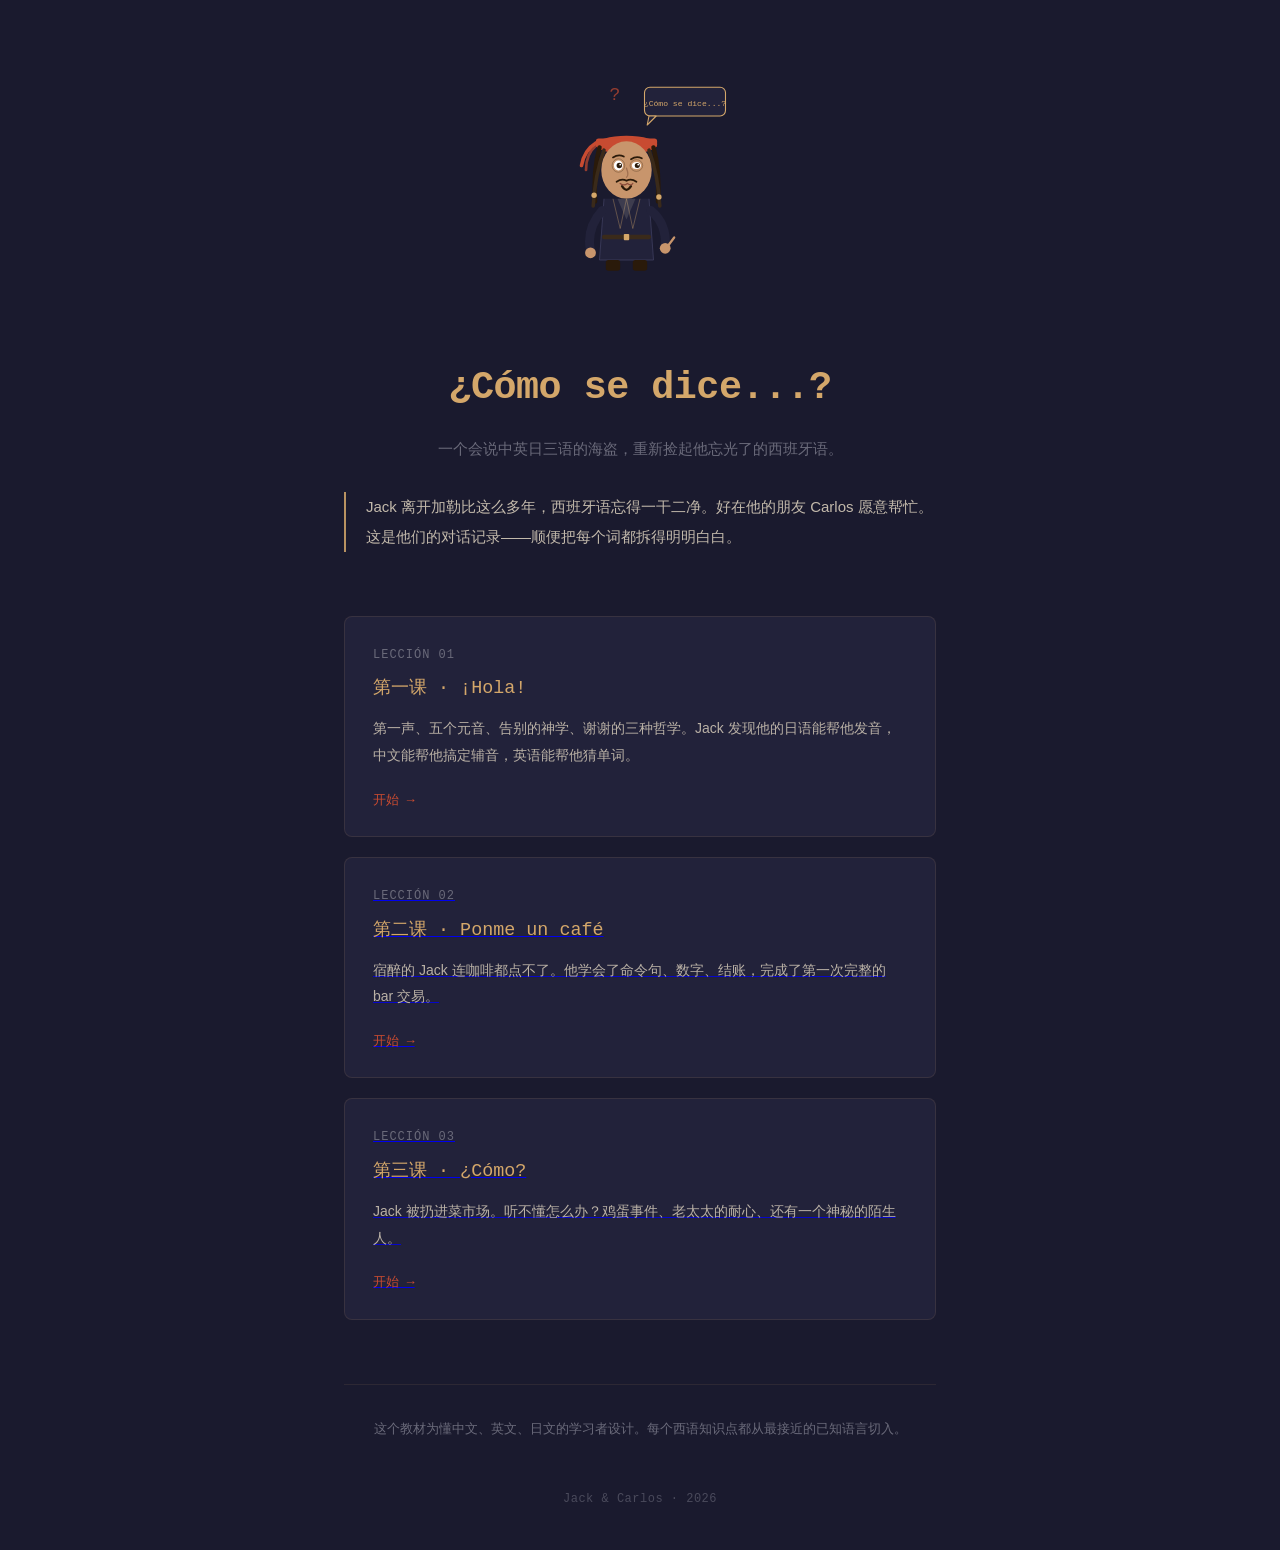
<file: index.html>
<!DOCTYPE html>
<html lang="zh-CN">
<head>
<meta charset="UTF-8">
<meta name="viewport" content="width=device-width, initial-scale=1.0">
<title>¿Cómo se dice...? — 西班牙语学习</title>
<style>
*,*::before,*::after{margin:0;padding:0;box-sizing:border-box}
html{scroll-behavior:smooth}
:root{
  --bg:#1a1a2e;--text:#e0d5c1;--gold:#d4a76a;--terracotta:#c84b31;
  --dim:#6a6a7a;--card:#22223a;
  --mono:"SF Mono","Fira Code",Menlo,monospace;
  --sans:-apple-system,BlinkMacSystemFont,"Segoe UI",sans-serif;
}
body{font-family:var(--sans);background:var(--bg);color:var(--text);line-height:1.8;font-size:15px;-webkit-font-smoothing:antialiased}

/* Hero */
.hero{text-align:center;padding:80px 24px 48px;max-width:640px;margin:0 auto}
.hero-illustration{margin-bottom:32px}
.hero-title{font-family:var(--mono);font-size:2.4rem;color:var(--gold);margin-bottom:12px;letter-spacing:-0.5px}
.hero-subtitle{font-size:15px;color:var(--dim);margin-bottom:28px;line-height:1.9}
.hero-intro{font-size:15px;color:var(--text);opacity:.85;line-height:2;text-align:left;border-left:2px solid var(--gold);padding-left:20px}

/* Cards */
.cards{max-width:640px;margin:0 auto;padding:16px 24px 48px;display:flex;flex-direction:column;gap:20px}
.card{background:var(--card);border:1px solid rgba(212,167,106,.12);border-radius:8px;padding:28px 28px 24px;transition:border-color .3s,transform .2s}
.card:hover{border-color:rgba(212,167,106,.35);transform:translateY(-2px)}
.card-num{font-family:var(--mono);font-size:12px;color:var(--dim);letter-spacing:1px;margin-bottom:6px}
.card-title{font-family:var(--mono);font-size:1.15rem;color:var(--gold);margin-bottom:10px}
.card-desc{font-size:14px;color:var(--text);opacity:.8;line-height:1.9;margin-bottom:16px}
.card-link{font-family:var(--mono);font-size:13px;color:var(--terracotta);text-decoration:none;transition:opacity .2s}
.card-link:hover{opacity:.75}
.card.disabled{opacity:.45;pointer-events:none}
.card.disabled .card-link{color:var(--dim)}

/* Bottom note */
.note{max-width:640px;margin:0 auto;padding:16px 24px 48px;text-align:center}
.note p{font-size:13px;color:var(--dim);line-height:1.9;border-top:1px solid rgba(212,167,106,.1);padding-top:32px}

/* Footer */
footer{text-align:center;padding:0 24px 40px;color:var(--dim);font-size:12px;font-family:var(--mono);letter-spacing:.5px;opacity:.6}

/* Mobile */
@media(max-width:480px){
  .hero{padding:60px 20px 36px}
  .hero-title{font-size:1.8rem}
  .cards{padding:12px 20px 36px}
  .card{padding:22px 20px 20px}
  .hero-illustration svg{width:140px;height:auto}
}
</style>
</head>
<body>

<section class="hero">
  <div class="hero-illustration">
    <svg xmlns="http://www.w3.org/2000/svg" viewBox="0 0 200 260" width="180" height="234" role="img" aria-label="Captain Jack Sparrow illustration">
      <!-- Speech bubble -->
      <rect x="105" y="8" width="90" height="32" rx="6" fill="#22223a" stroke="#d4a76a" stroke-width="1.2"/>
      <polygon points="110,40 118,40 108,50" fill="#22223a" stroke="#d4a76a" stroke-width="1.2" stroke-linejoin="round"/>
      <rect x="107" y="10" width="86" height="28" rx="5" fill="#22223a"/>
      <text x="150" y="29" text-anchor="middle" fill="#d4a76a" font-family="'SF Mono','Fira Code',Menlo,monospace" font-size="9">¿Cómo se dice...?</text>

      <!-- Floating question mark -->
      <text x="72" y="22" text-anchor="middle" fill="#c84b31" font-family="'SF Mono',Menlo,monospace" font-size="20" opacity="0.7">?</text>

      <!-- Bandana -->
      <ellipse cx="85" cy="72" rx="34" ry="10" fill="#c84b31"/>
      <rect x="51" y="65" width="68" height="10" rx="3" fill="#c84b31"/>
      <!-- Bandana tails -->
      <path d="M51,70 Q38,78 35,95" stroke="#c84b31" stroke-width="4" fill="none" stroke-linecap="round"/>
      <path d="M51,73 Q40,82 40,100" stroke="#c84b31" stroke-width="3" fill="none" stroke-linecap="round" opacity="0.7"/>

      <!-- Hair / dreadlocks behind head -->
      <path d="M55,75 Q48,100 50,135" stroke="#2a1a0a" stroke-width="5" fill="none" stroke-linecap="round"/>
      <path d="M60,78 Q50,105 48,140" stroke="#3a2a1a" stroke-width="4" fill="none" stroke-linecap="round"/>
      <path d="M115,75 Q122,100 120,135" stroke="#2a1a0a" stroke-width="5" fill="none" stroke-linecap="round"/>
      <path d="M110,78 Q120,105 122,140" stroke="#3a2a1a" stroke-width="4" fill="none" stroke-linecap="round"/>
      <!-- Bead on one dreadlock -->
      <circle cx="49" cy="128" r="3" fill="#d4a76a"/>
      <circle cx="121" cy="130" r="3" fill="#d4a76a"/>

      <!-- Face -->
      <ellipse cx="85" cy="100" rx="28" ry="32" fill="#c8956c"/>

      <!-- Eyes -->
      <!-- Left eye: normal -->
      <ellipse cx="76" cy="95" rx="5" ry="5.5" fill="white"/>
      <circle cx="77" cy="95" r="3" fill="#2a1a0a"/>
      <circle cx="78" cy="94" r="1" fill="white"/>
      <!-- Right eye: slightly squinted -->
      <ellipse cx="96" cy="95" rx="5" ry="4" fill="white"/>
      <circle cx="97" cy="95" r="2.8" fill="#2a1a0a"/>
      <circle cx="98" cy="94" r="1" fill="white"/>

      <!-- Eyebrows — one raised (confused look) -->
      <path d="M70,86 Q76,82 82,85" stroke="#2a1a0a" stroke-width="2" fill="none" stroke-linecap="round"/>
      <path d="M90,88 Q96,84 102,87" stroke="#2a1a0a" stroke-width="2" fill="none" stroke-linecap="round"/>

      <!-- Nose -->
      <path d="M85,98 Q88,106 85,108" stroke="#a07050" stroke-width="1.5" fill="none" stroke-linecap="round"/>

      <!-- Mustache -->
      <path d="M74,113 Q80,109 85,112 Q90,109 96,113" stroke="#2a1a0a" stroke-width="2" fill="none" stroke-linecap="round"/>

      <!-- Goatee -->
      <path d="M80,118 Q85,126 90,118" stroke="#2a1a0a" stroke-width="2.5" fill="none" stroke-linecap="round"/>

      <!-- Mouth — slight uncertain grin -->
      <path d="M78,115 Q82,118 86,115 Q90,118 92,115" stroke="#8a4a3a" stroke-width="1.5" fill="none" stroke-linecap="round"/>

      <!-- Kohl / eyeliner -->
      <ellipse cx="76" cy="95" rx="7" ry="7.5" fill="none" stroke="#2a1a0a" stroke-width="0.8" opacity="0.4"/>
      <ellipse cx="96" cy="95" rx="7" ry="6.5" fill="none" stroke="#2a1a0a" stroke-width="0.8" opacity="0.4"/>

      <!-- Body / coat -->
      <path d="M60,132 L55,200 L115,200 L110,132" fill="#22223a" stroke="#3a3a5a" stroke-width="1"/>
      <!-- Coat lapels -->
      <path d="M70,132 L78,165 L85,132" fill="none" stroke="#d4a76a" stroke-width="1" opacity="0.4"/>
      <path d="M100,132 L92,165 L85,132" fill="none" stroke="#d4a76a" stroke-width="1" opacity="0.4"/>

      <!-- Shirt / V-neck -->
      <path d="M75,132 L85,155 L95,132" fill="#e0d5c1" opacity="0.15"/>

      <!-- Belt -->
      <rect x="58" y="172" width="54" height="5" rx="2" fill="#3a2a1a"/>
      <rect x="82" y="171" width="6" height="7" rx="1" fill="#d4a76a"/>

      <!-- Arms -->
      <path d="M58,145 Q40,165 45,190" stroke="#22223a" stroke-width="10" fill="none" stroke-linecap="round"/>
      <path d="M112,145 Q130,160 128,185" stroke="#22223a" stroke-width="10" fill="none" stroke-linecap="round"/>
      <!-- Hands -->
      <circle cx="45" cy="192" r="6" fill="#c8956c"/>
      <circle cx="128" cy="187" r="6" fill="#c8956c"/>
      <!-- Right hand raised slightly — confused gesture -->
      <path d="M132,183 L138,175" stroke="#c8956c" stroke-width="2.5" fill="none" stroke-linecap="round"/>

      <!-- Boots -->
      <rect x="62" y="200" width="16" height="12" rx="3" fill="#2a1a0a"/>
      <rect x="92" y="200" width="16" height="12" rx="3" fill="#2a1a0a"/>
    </svg>
  </div>

  <h1 class="hero-title">¿Cómo se dice...?</h1>
  <p class="hero-subtitle">一个会说中英日三语的海盗，重新捡起他忘光了的西班牙语。</p>
  <p class="hero-intro">Jack 离开加勒比这么多年，西班牙语忘得一干二净。好在他的朋友 Carlos 愿意帮忙。这是他们的对话记录——顺便把每个词都拆得明明白白。</p>
</section>

<section class="cards">
  <a href="leccion1.html" class="card" style="text-decoration:none">
    <div class="card-num">LECCIÓN 01</div>
    <div class="card-title">第一课 · ¡Hola!</div>
    <p class="card-desc">第一声、五个元音、告别的神学、谢谢的三种哲学。Jack 发现他的日语能帮他发音，中文能帮他搞定辅音，英语能帮他猜单词。</p>
    <span class="card-link">开始 →</span>
  </a>

  <a href="leccion2.html" class="card">
    <div class="card-num">LECCIÓN 02</div>
    <div class="card-title">第二课 · Ponme un café</div>
    <p class="card-desc">宿醉的 Jack 连咖啡都点不了。他学会了命令句、数字、结账，完成了第一次完整的 bar 交易。</p>
    <span class="card-link">开始 →</span>
  </a>

  <a href="leccion3.html" class="card">
    <div class="card-num">LECCIÓN 03</div>
    <div class="card-title">第三课 · ¿Cómo?</div>
    <p class="card-desc">Jack 被扔进菜市场。听不懂怎么办？鸡蛋事件、老太太的耐心、还有一个神秘的陌生人。</p>
    <span class="card-link">开始 →</span>
  </a>
</section>

<section class="note">
  <p>这个教材为懂中文、英文、日文的学习者设计。每个西语知识点都从最接近的已知语言切入。</p>
</section>

<footer>Jack &amp; Carlos · 2026</footer>

</body>
</html>
</file>
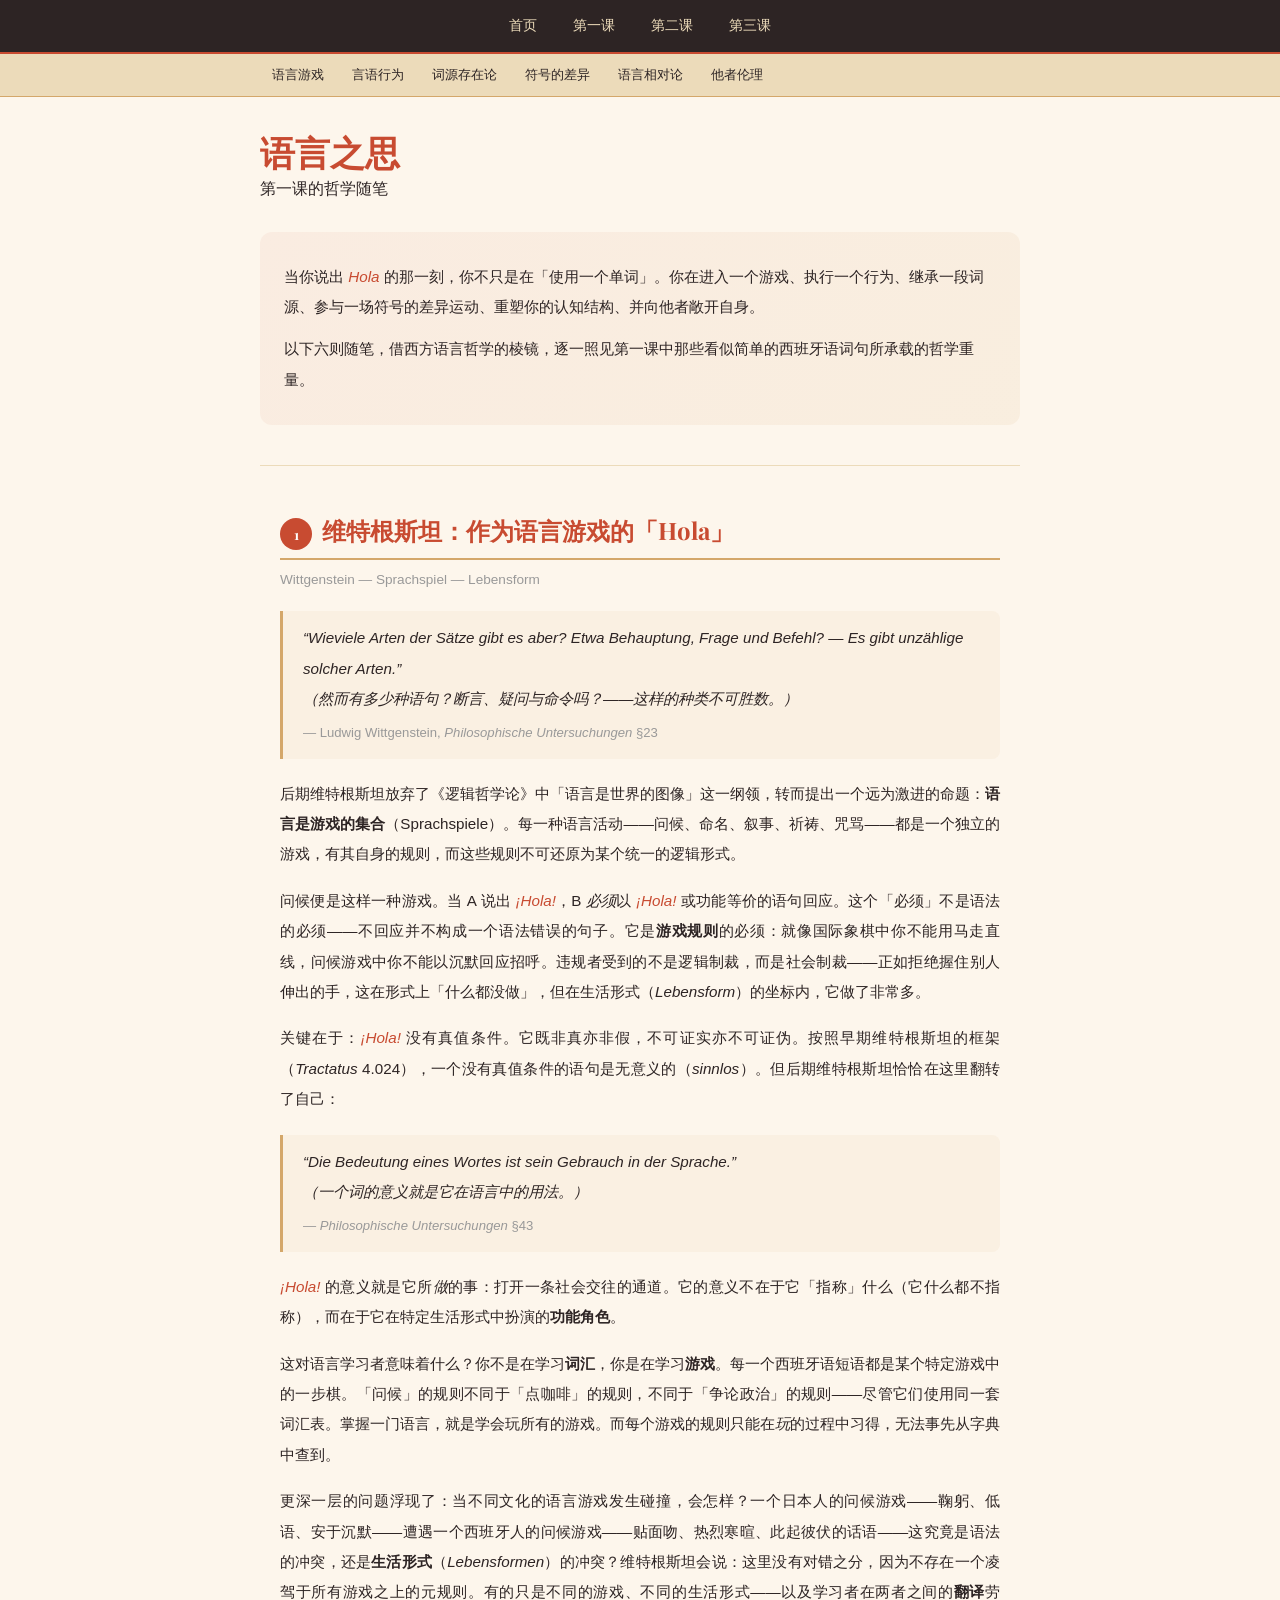
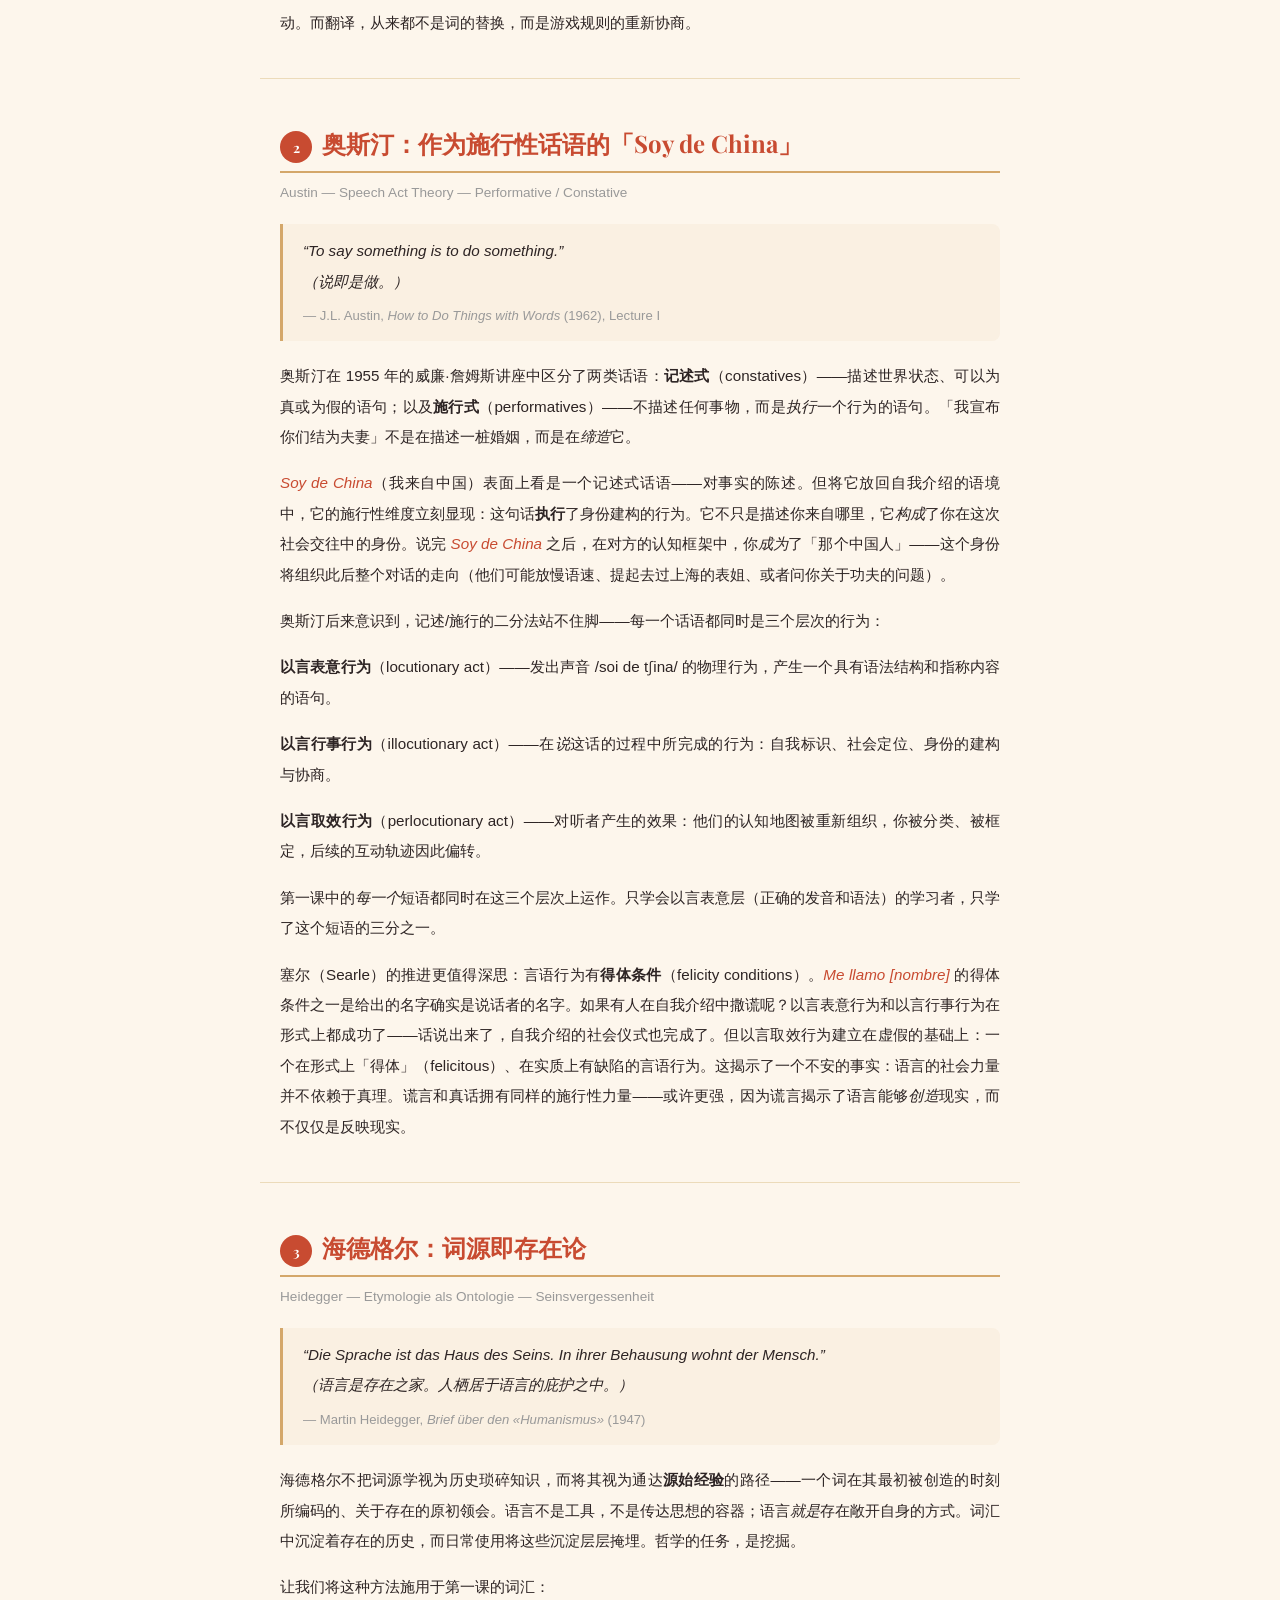
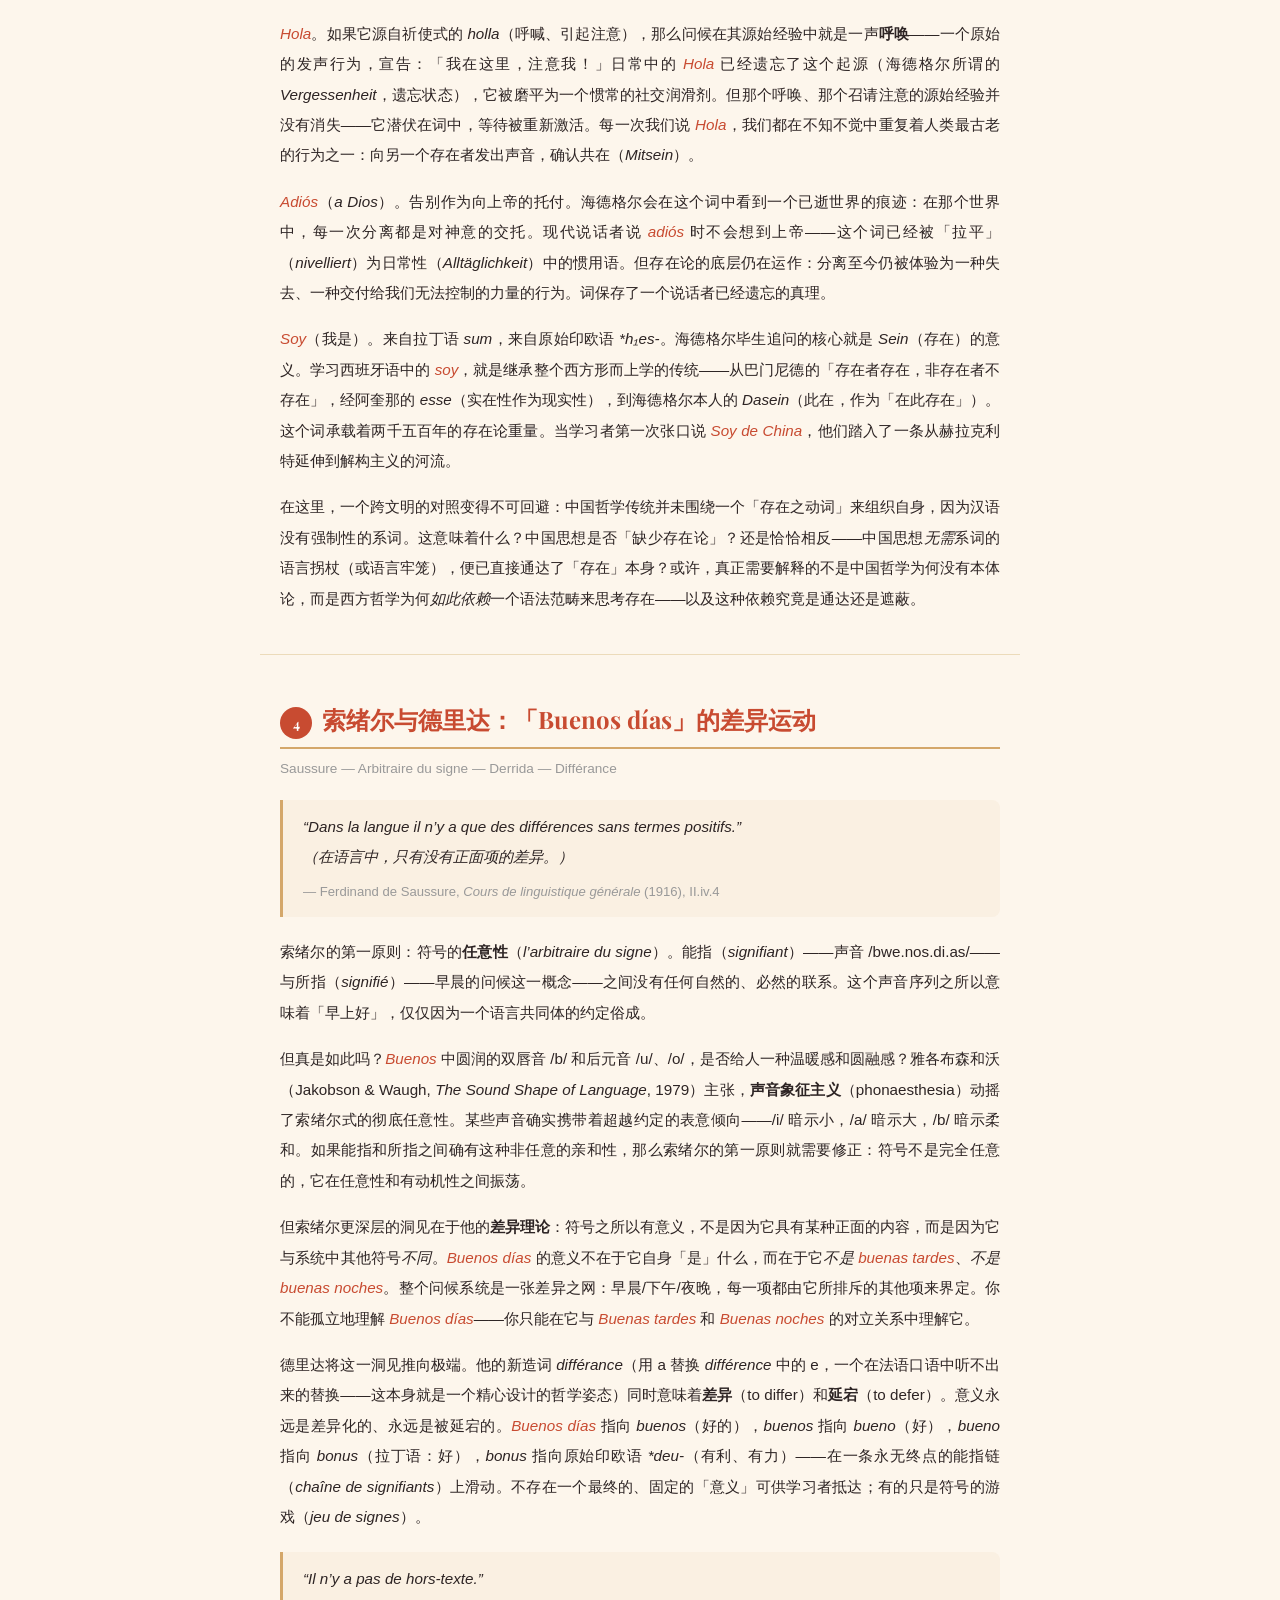
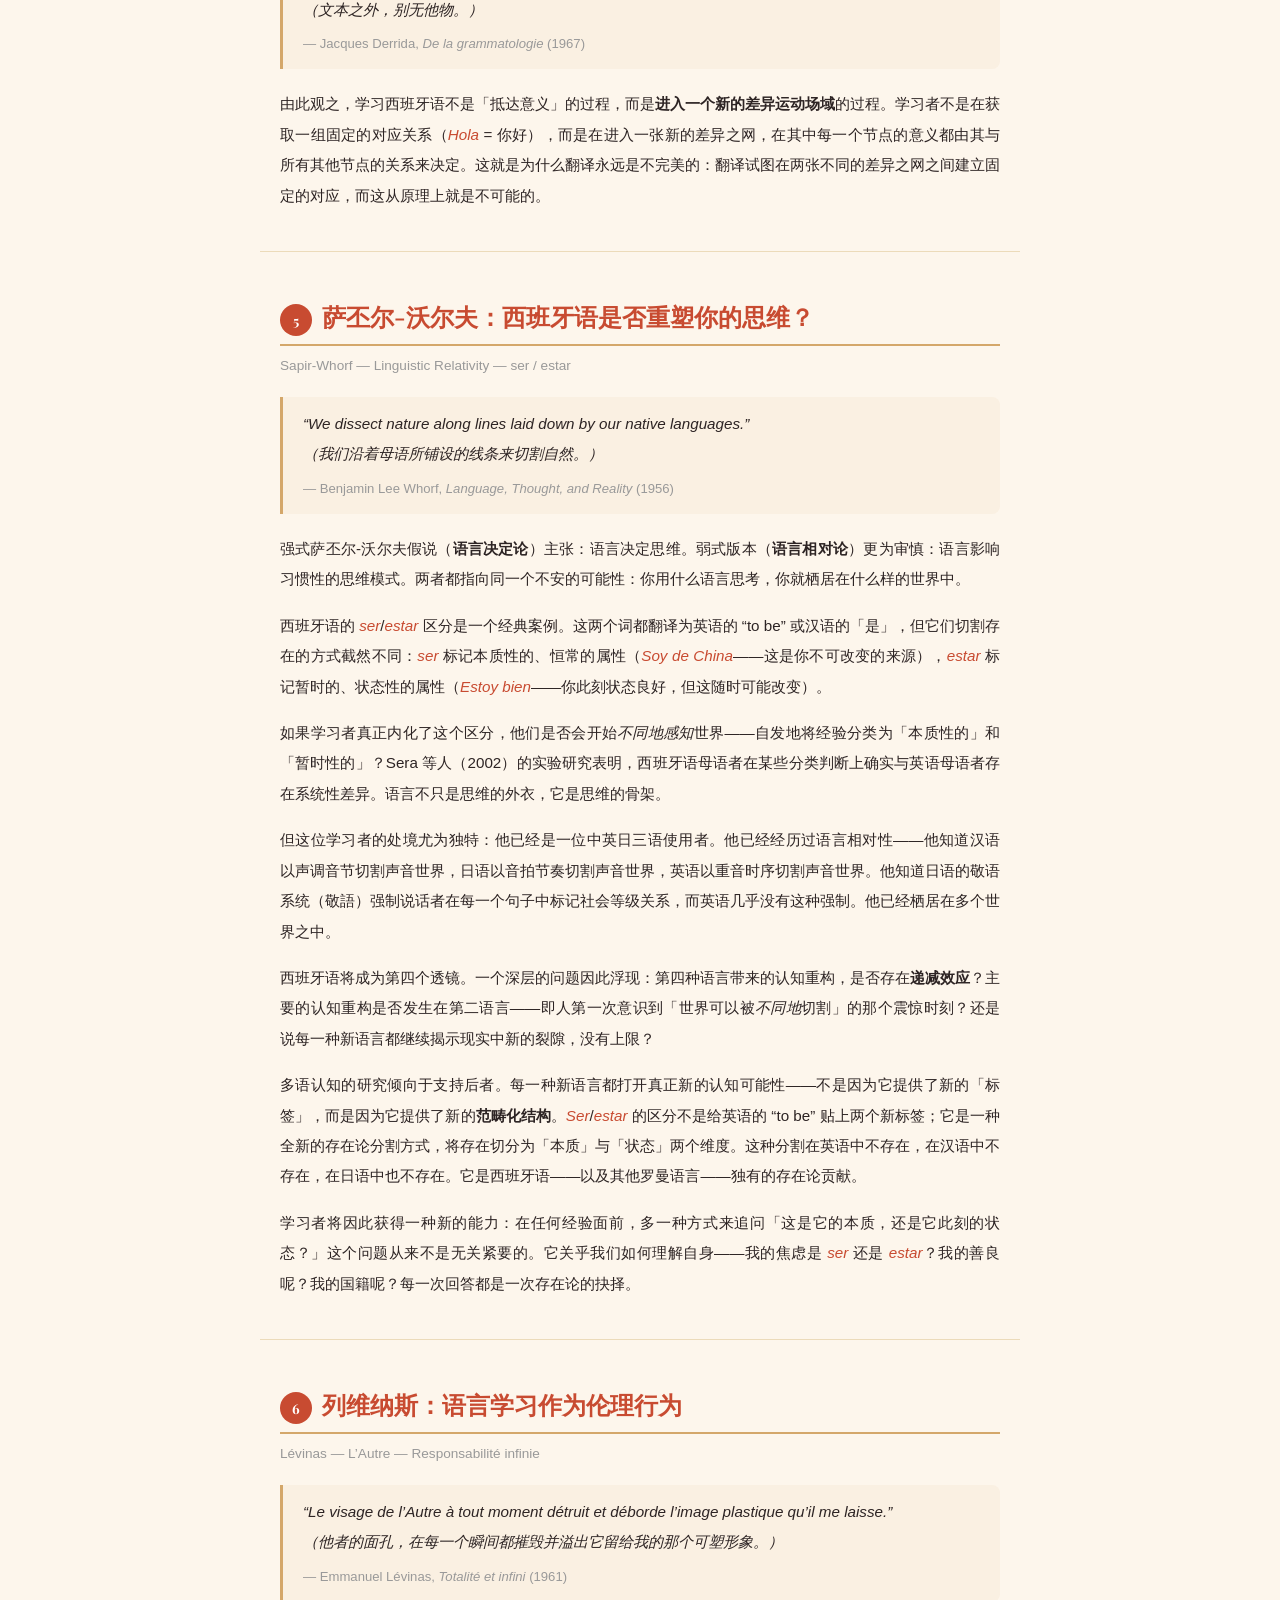
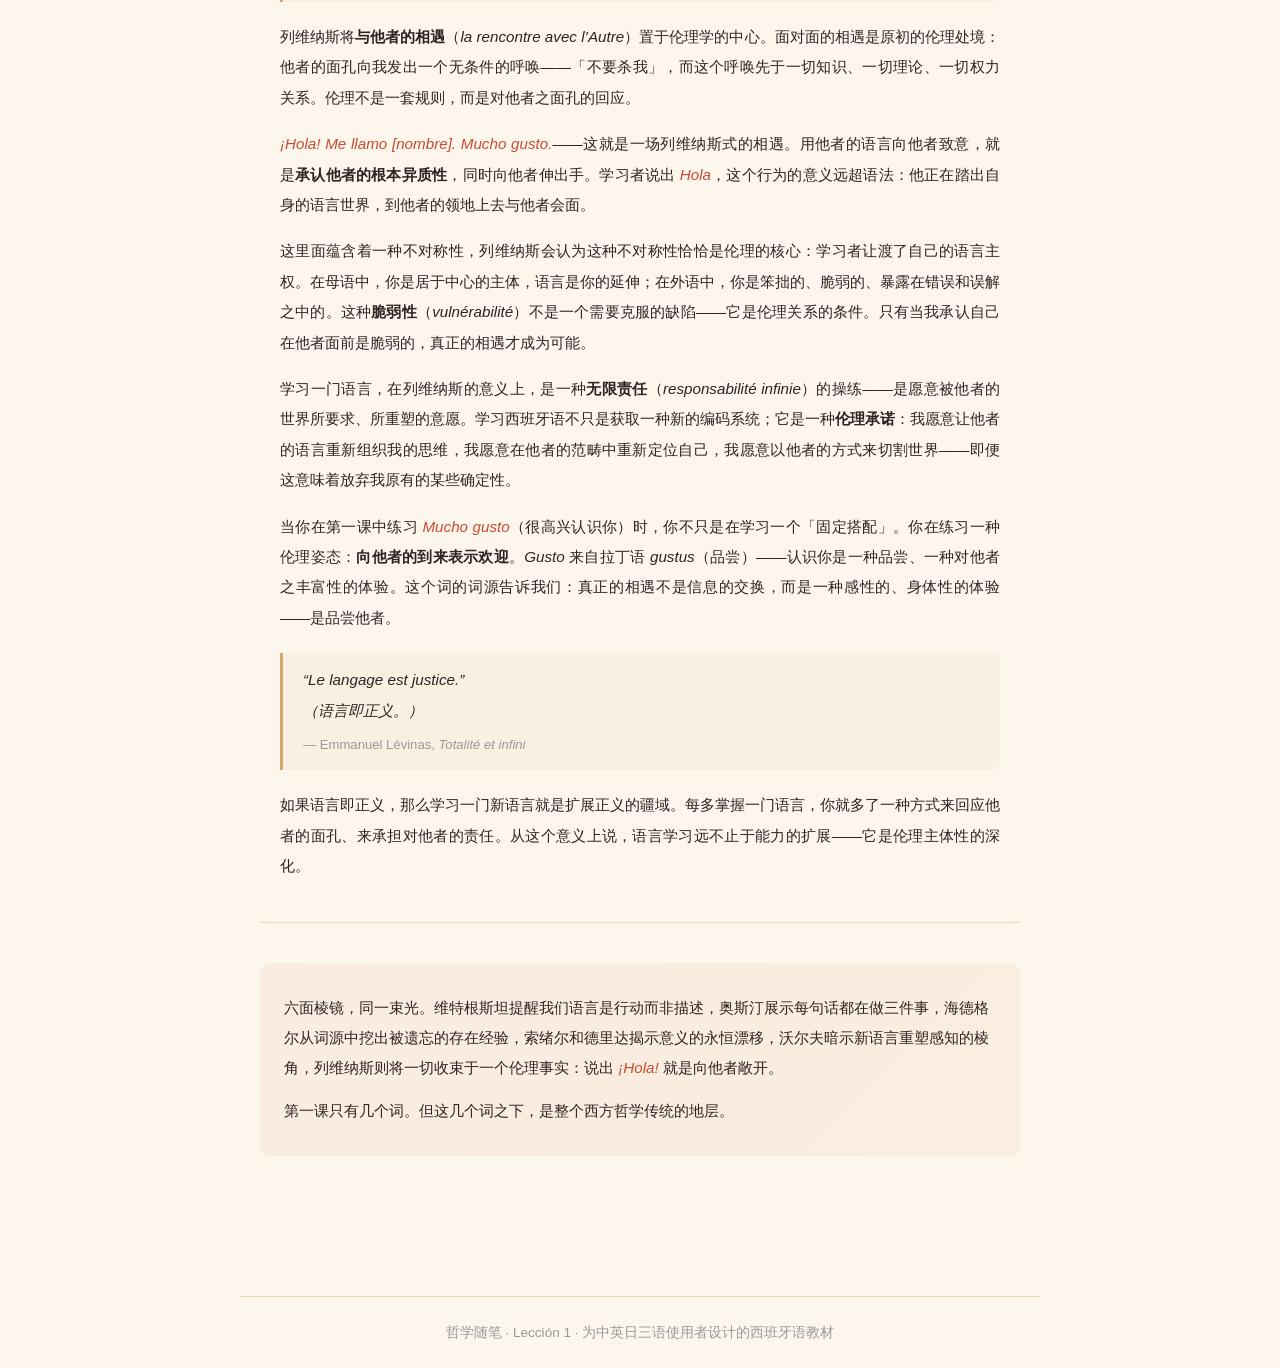
<file: filosofia1.html>
<!DOCTYPE html>
<html lang="zh-CN">
<head>
<meta charset="UTF-8">
<meta name="viewport" content="width=device-width, initial-scale=1.0">
<title>哲学随笔：第一课的语言之思</title>
<link rel="preconnect" href="https://fonts.googleapis.com">
<link rel="preconnect" href="https://fonts.gstatic.com" crossorigin>
<link href="https://fonts.googleapis.com/css2?family=Playfair+Display:ital,wght@0,600;0,700;1,600&display=swap" rel="stylesheet">
<link rel="stylesheet" href="css/style.css">
<style>
html { scroll-padding-top: calc(var(--nav-h) + var(--section-nav-h) + 16px); }
body { font-family: var(--font-body); background: var(--light-bg); font-size: 16px; }

.phil-section {
  max-width: var(--max-w);
  margin: 0 auto 40px;
  padding: 0 20px;
}

.phil-section h2 {
  font-family: var(--font-heading);
  font-size: 1.5rem;
  color: var(--terracotta);
  margin-bottom: 8px;
  line-height: 1.4;
}

.phil-section h2 .phil-num {
  display: inline-block;
  width: 32px;
  height: 32px;
  line-height: 32px;
  text-align: center;
  background: var(--terracotta);
  color: #fff;
  border-radius: 50%;
  font-size: 0.85rem;
  margin-right: 10px;
  vertical-align: middle;
}

.phil-subtitle {
  font-family: var(--font-cn);
  font-size: 0.85rem;
  color: #999;
  margin-bottom: 20px;
}

.phil-body {
  font-family: var(--font-cn);
  line-height: 2;
  color: var(--dark);
  font-size: 0.95rem;
}

.phil-body p {
  margin-bottom: 16px;
  text-align: justify;
}

.phil-body .quote-block {
  border-left: 3px solid var(--gold);
  padding: 12px 20px;
  margin: 20px 0;
  background: rgba(212,167,106,0.08);
  border-radius: 0 8px 8px 0;
  font-style: italic;
}

.phil-body .quote-block .source {
  display: block;
  font-style: normal;
  font-size: 0.82rem;
  color: #999;
  margin-top: 6px;
}

.phil-body .es-inline {
  font-style: italic;
  color: var(--terracotta);
}

.phil-body .term {
  font-weight: 600;
  color: var(--dark);
}

.phil-body .foreign {
  font-style: italic;
}

.phil-divider {
  max-width: var(--max-w);
  margin: 40px auto;
  border: none;
  border-top: 1px solid var(--cream);
}

.phil-intro {
  max-width: var(--max-w);
  margin: 0 auto 40px;
  padding: 30px 24px;
  background: linear-gradient(135deg, rgba(200,75,49,0.06), rgba(212,167,106,0.10));
  border-radius: 12px;
  font-family: var(--font-cn);
  line-height: 2;
  color: var(--dark);
}

.phil-intro p {
  margin-bottom: 12px;
  font-size: 0.95rem;
}

.phil-intro p:last-child {
  margin-bottom: 0;
}
</style>
</head>
<body>

<nav class="main-nav" role="navigation" aria-label="课程导航">
  <div class="nav-inner">
    <a href="index.html">首页</a>
    <a href="leccion1.html">第一课</a>
    <a href="leccion2.html">第二课</a>
    <a href="leccion3.html">第三课</a>
  </div>
</nav>

<nav class="section-nav" role="navigation" aria-label="章节导航">
  <div class="nav-inner">
    <a href="#r1">语言游戏</a>
    <a href="#r2">言语行为</a>
    <a href="#r3">词源存在论</a>
    <a href="#r4">符号的差异</a>
    <a href="#r5">语言相对论</a>
    <a href="#r6">他者伦理</a>
  </div>
</nav>

<main>

<section id="opening" style="max-width:var(--max-w);margin:0 auto;">
  <h1>语言之思
    <span class="subtitle">第一课的哲学随笔</span>
  </h1>
</section>

<div class="phil-intro">
  <p>当你说出 <span style="color:var(--terracotta);font-style:italic;">Hola</span> 的那一刻，你不只是在「使用一个单词」。你在进入一个游戏、执行一个行为、继承一段词源、参与一场符号的差异运动、重塑你的认知结构、并向他者敞开自身。</p>
  <p>以下六则随笔，借西方语言哲学的棱镜，逐一照见第一课中那些看似简单的西班牙语词句所承载的哲学重量。</p>
</div>

<!-- ═══════════ Reflection 1: Wittgenstein ═══════════ -->
<hr class="phil-divider">

<section class="phil-section" id="r1">
  <h2><span class="phil-num">1</span>维特根斯坦：作为语言游戏的「Hola」</h2>
  <div class="phil-subtitle">Wittgenstein &mdash; Sprachspiel &mdash; Lebensform</div>

  <div class="phil-body">

    <div class="quote-block">
      &ldquo;Wieviele Arten der S&auml;tze gibt es aber? Etwa Behauptung, Frage und Befehl? &mdash; Es gibt <em>unz&auml;hlige</em> solcher Arten.&rdquo;
      <br>（然而有多少种语句？断言、疑问与命令吗？&mdash;&mdash;这样的种类<em>不可胜数</em>。）
      <span class="source">&mdash; Ludwig Wittgenstein, <cite>Philosophische Untersuchungen</cite> &sect;23</span>
    </div>

    <p>后期维特根斯坦放弃了《逻辑哲学论》中「语言是世界的图像」这一纲领，转而提出一个远为激进的命题：<span class="term">语言是游戏的集合</span>（Sprachspiele）。每一种语言活动&mdash;&mdash;问候、命名、叙事、祈祷、咒骂&mdash;&mdash;都是一个独立的游戏，有其自身的规则，而这些规则不可还原为某个统一的逻辑形式。</p>

    <p>问候便是这样一种游戏。当 A 说出 <span class="es-inline">&iexcl;Hola!</span>，B <em>必须</em>以 <span class="es-inline">&iexcl;Hola!</span> 或功能等价的语句回应。这个「必须」不是语法的必须&mdash;&mdash;不回应并不构成一个语法错误的句子。它是<span class="term">游戏规则</span>的必须：就像国际象棋中你不能用马走直线，问候游戏中你不能以沉默回应招呼。违规者受到的不是逻辑制裁，而是社会制裁&mdash;&mdash;正如拒绝握住别人伸出的手，这在形式上「什么都没做」，但在生活形式（<span class="foreign">Lebensform</span>）的坐标内，它做了非常多。</p>

    <p>关键在于：<span class="es-inline">&iexcl;Hola!</span> 没有真值条件。它既非真亦非假，不可证实亦不可证伪。按照早期维特根斯坦的框架（<span class="foreign">Tractatus</span> 4.024），一个没有真值条件的语句是无意义的（<span class="foreign">sinnlos</span>）。但后期维特根斯坦恰恰在这里翻转了自己：</p>

    <div class="quote-block">
      &ldquo;Die Bedeutung eines Wortes ist sein Gebrauch in der Sprache.&rdquo;
      <br>（一个词的意义就是它在语言中的<em>用法</em>。）
      <span class="source">&mdash; <cite>Philosophische Untersuchungen</cite> &sect;43</span>
    </div>

    <p><span class="es-inline">&iexcl;Hola!</span> 的意义就是它所<em>做</em>的事：打开一条社会交往的通道。它的意义不在于它「指称」什么（它什么都不指称），而在于它在特定生活形式中扮演的<span class="term">功能角色</span>。</p>

    <p>这对语言学习者意味着什么？你不是在学习<span class="term">词汇</span>，你是在学习<span class="term">游戏</span>。每一个西班牙语短语都是某个特定游戏中的一步棋。「问候」的规则不同于「点咖啡」的规则，不同于「争论政治」的规则&mdash;&mdash;尽管它们使用同一套词汇表。掌握一门语言，就是学会玩所有的游戏。而每个游戏的规则只能在<em>玩</em>的过程中习得，无法事先从字典中查到。</p>

    <p>更深一层的问题浮现了：当不同文化的语言游戏发生碰撞，会怎样？一个日本人的问候游戏&mdash;&mdash;鞠躬、低语、安于沉默&mdash;&mdash;遭遇一个西班牙人的问候游戏&mdash;&mdash;贴面吻、热烈寒暄、此起彼伏的话语&mdash;&mdash;这究竟是语法的冲突，还是<span class="term">生活形式</span>（<span class="foreign">Lebensformen</span>）的冲突？维特根斯坦会说：这里没有对错之分，因为不存在一个凌驾于所有游戏之上的元规则。有的只是不同的游戏、不同的生活形式&mdash;&mdash;以及学习者在两者之间的<span class="term">翻译</span>劳动。而翻译，从来都不是词的替换，而是游戏规则的重新协商。</p>

  </div>
</section>

<!-- ═══════════ Reflection 2: Austin ═══════════ -->
<hr class="phil-divider">

<section class="phil-section" id="r2">
  <h2><span class="phil-num">2</span>奥斯汀：作为施行性话语的「Soy de China」</h2>
  <div class="phil-subtitle">Austin &mdash; Speech Act Theory &mdash; Performative / Constative</div>

  <div class="phil-body">

    <div class="quote-block">
      &ldquo;To say something is to do something.&rdquo;
      <br>（说即是做。）
      <span class="source">&mdash; J.L. Austin, <cite>How to Do Things with Words</cite> (1962), Lecture I</span>
    </div>

    <p>奥斯汀在 1955 年的威廉&middot;詹姆斯讲座中区分了两类话语：<span class="term">记述式</span>（constatives）&mdash;&mdash;描述世界状态、可以为真或为假的语句；以及<span class="term">施行式</span>（performatives）&mdash;&mdash;不描述任何事物，而是<em>执行</em>一个行为的语句。「我宣布你们结为夫妻」不是在描述一桩婚姻，而是在<em>缔造</em>它。</p>

    <p><span class="es-inline">Soy de China</span>（我来自中国）表面上看是一个记述式话语&mdash;&mdash;对事实的陈述。但将它放回自我介绍的语境中，它的施行性维度立刻显现：这句话<span class="term">执行</span>了身份建构的行为。它不只是描述你来自哪里，它<em>构成</em>了你在这次社会交往中的身份。说完 <span class="es-inline">Soy de China</span> 之后，在对方的认知框架中，你<em>成为</em>了「那个中国人」&mdash;&mdash;这个身份将组织此后整个对话的走向（他们可能放慢语速、提起去过上海的表姐、或者问你关于功夫的问题）。</p>

    <p>奥斯汀后来意识到，记述/施行的二分法站不住脚&mdash;&mdash;每一个话语都同时是三个层次的行为：</p>

    <p><span class="term">以言表意行为</span>（locutionary act）&mdash;&mdash;发出声音 /soi de tʃina/ 的物理行为，产生一个具有语法结构和指称内容的语句。</p>

    <p><span class="term">以言行事行为</span>（illocutionary act）&mdash;&mdash;在<em>说</em>这话的过程中所完成的行为：自我标识、社会定位、身份的建构与协商。</p>

    <p><span class="term">以言取效行为</span>（perlocutionary act）&mdash;&mdash;对听者产生的效果：他们的认知地图被重新组织，你被分类、被框定，后续的互动轨迹因此偏转。</p>

    <p>第一课中的<em>每一个</em>短语都同时在这三个层次上运作。只学会以言表意层（正确的发音和语法）的学习者，只学了这个短语的三分之一。</p>

    <p>塞尔（Searle）的推进更值得深思：言语行为有<span class="term">得体条件</span>（felicity conditions）。<span class="es-inline">Me llamo [nombre]</span> 的得体条件之一是给出的名字确实是说话者的名字。如果有人在自我介绍中撒谎呢？以言表意行为和以言行事行为在形式上都成功了&mdash;&mdash;话说出来了，自我介绍的社会仪式也完成了。但以言取效行为建立在虚假的基础上：一个在形式上「得体」（felicitous）、在实质上有缺陷的言语行为。这揭示了一个不安的事实：语言的社会力量并不依赖于真理。谎言和真话拥有同样的施行性力量&mdash;&mdash;或许更强，因为谎言揭示了语言能够<em>创造</em>现实，而不仅仅是反映现实。</p>

  </div>
</section>

<!-- ═══════════ Reflection 3: Heidegger ═══════════ -->
<hr class="phil-divider">

<section class="phil-section" id="r3">
  <h2><span class="phil-num">3</span>海德格尔：词源即存在论</h2>
  <div class="phil-subtitle">Heidegger &mdash; Etymologie als Ontologie &mdash; Seinsvergessenheit</div>

  <div class="phil-body">

    <div class="quote-block">
      &ldquo;Die Sprache ist das Haus des Seins. In ihrer Behausung wohnt der Mensch.&rdquo;
      <br>（语言是存在之家。人栖居于语言的庇护之中。）
      <span class="source">&mdash; Martin Heidegger, <cite>Brief &uuml;ber den &laquo;Humanismus&raquo;</cite> (1947)</span>
    </div>

    <p>海德格尔不把词源学视为历史琐碎知识，而将其视为通达<span class="term">源始经验</span>的路径&mdash;&mdash;一个词在其最初被创造的时刻所编码的、关于存在的原初领会。语言不是工具，不是传达思想的容器；语言<em>就是</em>存在敞开自身的方式。词汇中沉淀着存在的历史，而日常使用将这些沉淀层层掩埋。哲学的任务，是挖掘。</p>

    <p>让我们将这种方法施用于第一课的词汇：</p>

    <p><span class="es-inline">Hola</span>。如果它源自祈使式的 <span class="foreign">holla</span>（呼喊、引起注意），那么问候在其源始经验中就是一声<span class="term">呼唤</span>&mdash;&mdash;一个原始的发声行为，宣告：「我在这里，注意我！」日常中的 <span class="es-inline">Hola</span> 已经遗忘了这个起源（海德格尔所谓的 <span class="foreign">Vergessenheit</span>，遗忘状态），它被磨平为一个惯常的社交润滑剂。但那个呼唤、那个召请注意的源始经验并没有消失&mdash;&mdash;它潜伏在词中，等待被重新激活。每一次我们说 <span class="es-inline">Hola</span>，我们都在不知不觉中重复着人类最古老的行为之一：向另一个存在者发出声音，确认共在（<span class="foreign">Mitsein</span>）。</p>

    <p><span class="es-inline">Adi&oacute;s</span>（<span class="foreign">a Dios</span>）。告别作为向上帝的托付。海德格尔会在这个词中看到一个已逝世界的痕迹：在那个世界中，每一次分离都是对神意的交托。现代说话者说 <span class="es-inline">adi&oacute;s</span> 时不会想到上帝&mdash;&mdash;这个词已经被「拉平」（<span class="foreign">nivelliert</span>）为日常性（<span class="foreign">Allt&auml;glichkeit</span>）中的惯用语。但存在论的底层仍在运作：分离至今仍被体验为一种失去、一种交付给我们无法控制的力量的行为。词保存了一个说话者已经遗忘的真理。</p>

    <p><span class="es-inline">Soy</span>（我是）。来自拉丁语 <span class="foreign">sum</span>，来自原始印欧语 <span class="foreign">*h&#x2081;es-</span>。海德格尔毕生追问的核心就是 <span class="foreign">Sein</span>（存在）的意义。学习西班牙语中的 <span class="es-inline">soy</span>，就是继承整个西方形而上学的传统&mdash;&mdash;从巴门尼德的「存在者存在，非存在者不存在」，经阿奎那的 <span class="foreign">esse</span>（实在性作为现实性），到海德格尔本人的 <span class="foreign">Dasein</span>（此在，作为「在此存在」）。这个词承载着两千五百年的存在论重量。当学习者第一次张口说 <span class="es-inline">Soy de China</span>，他们踏入了一条从赫拉克利特延伸到解构主义的河流。</p>

    <p>在这里，一个跨文明的对照变得不可回避：中国哲学传统并未围绕一个「存在之动词」来组织自身，因为汉语没有强制性的系词。这意味着什么？中国思想是否「缺少存在论」？还是恰恰相反&mdash;&mdash;中国思想<em>无需</em>系词的语言拐杖（或语言牢笼），便已直接通达了「存在」本身？或许，真正需要解释的不是中国哲学为何没有本体论，而是西方哲学为何<em>如此依赖</em>一个语法范畴来思考存在&mdash;&mdash;以及这种依赖究竟是通达还是遮蔽。</p>

  </div>
</section>

<!-- ═══════════ Reflection 4: Saussure & Derrida ═══════════ -->
<hr class="phil-divider">

<section class="phil-section" id="r4">
  <h2><span class="phil-num">4</span>索绪尔与德里达：「Buenos d&iacute;as」的差异运动</h2>
  <div class="phil-subtitle">Saussure &mdash; Arbitraire du signe &mdash; Derrida &mdash; Diff&eacute;rance</div>

  <div class="phil-body">

    <div class="quote-block">
      &ldquo;Dans la langue il n&rsquo;y a que des diff&eacute;rences sans termes positifs.&rdquo;
      <br>（在语言中，只有没有正面项的差异。）
      <span class="source">&mdash; Ferdinand de Saussure, <cite>Cours de linguistique g&eacute;n&eacute;rale</cite> (1916), II.iv.4</span>
    </div>

    <p>索绪尔的第一原则：符号的<span class="term">任意性</span>（<span class="foreign">l&rsquo;arbitraire du signe</span>）。能指（<span class="foreign">signifiant</span>）&mdash;&mdash;声音 /bwe.nos.di.as/&mdash;&mdash;与所指（<span class="foreign">signifi&eacute;</span>）&mdash;&mdash;早晨的问候这一概念&mdash;&mdash;之间没有任何自然的、必然的联系。这个声音序列之所以意味着「早上好」，仅仅因为一个语言共同体的约定俗成。</p>

    <p>但真是如此吗？<span class="es-inline">Buenos</span> 中圆润的双唇音 /b/ 和后元音 /u/、/o/，是否给人一种温暖感和圆融感？雅各布森和沃（Jakobson &amp; Waugh, <cite>The Sound Shape of Language</cite>, 1979）主张，<span class="term">声音象征主义</span>（phonaesthesia）动摇了索绪尔式的彻底任意性。某些声音确实携带着超越约定的表意倾向&mdash;&mdash;/i/ 暗示小，/a/ 暗示大，/b/ 暗示柔和。如果能指和所指之间确有这种非任意的亲和性，那么索绪尔的第一原则就需要修正：符号不是完全任意的，它在任意性和有动机性之间振荡。</p>

    <p>但索绪尔更深层的洞见在于他的<span class="term">差异理论</span>：符号之所以有意义，不是因为它具有某种正面的内容，而是因为它与系统中其他符号<em>不同</em>。<span class="es-inline">Buenos d&iacute;as</span> 的意义不在于它自身「是」什么，而在于它<em>不是</em> <span class="es-inline">buenas tardes</span>、<em>不是</em> <span class="es-inline">buenas noches</span>。整个问候系统是一张差异之网：早晨/下午/夜晚，每一项都由它所排斥的其他项来界定。你不能孤立地理解 <span class="es-inline">Buenos d&iacute;as</span>&mdash;&mdash;你只能在它与 <span class="es-inline">Buenas tardes</span> 和 <span class="es-inline">Buenas noches</span> 的对立关系中理解它。</p>

    <p>德里达将这一洞见推向极端。他的新造词 <span class="foreign">diff&eacute;rance</span>（用 a 替换 <span class="foreign">diff&eacute;rence</span> 中的 e，一个在法语口语中听不出来的替换&mdash;&mdash;这本身就是一个精心设计的哲学姿态）同时意味着<span class="term">差异</span>（to differ）和<span class="term">延宕</span>（to defer）。意义永远是差异化的、永远是被延宕的。<span class="es-inline">Buenos d&iacute;as</span> 指向 <span class="foreign">buenos</span>（好的），<span class="foreign">buenos</span> 指向 <span class="foreign">bueno</span>（好），<span class="foreign">bueno</span> 指向 <span class="foreign">bonus</span>（拉丁语：好），<span class="foreign">bonus</span> 指向原始印欧语 <span class="foreign">*deu-</span>（有利、有力）&mdash;&mdash;在一条永无终点的能指链（<span class="foreign">cha&icirc;ne de signifiants</span>）上滑动。不存在一个最终的、固定的「意义」可供学习者抵达；有的只是符号的游戏（<span class="foreign">jeu de signes</span>）。</p>

    <div class="quote-block">
      &ldquo;Il n&rsquo;y a pas de hors-texte.&rdquo;
      <br>（文本之外，别无他物。）
      <span class="source">&mdash; Jacques Derrida, <cite>De la grammatologie</cite> (1967)</span>
    </div>

    <p>由此观之，学习西班牙语不是「抵达意义」的过程，而是<span class="term">进入一个新的差异运动场域</span>的过程。学习者不是在获取一组固定的对应关系（<span class="es-inline">Hola</span> = 你好），而是在进入一张新的差异之网，在其中每一个节点的意义都由其与所有其他节点的关系来决定。这就是为什么翻译永远是不完美的：翻译试图在两张不同的差异之网之间建立固定的对应，而这从原理上就是不可能的。</p>

  </div>
</section>

<!-- ═══════════ Reflection 5: Sapir-Whorf ═══════════ -->
<hr class="phil-divider">

<section class="phil-section" id="r5">
  <h2><span class="phil-num">5</span>萨丕尔-沃尔夫：西班牙语是否重塑你的思维？</h2>
  <div class="phil-subtitle">Sapir-Whorf &mdash; Linguistic Relativity &mdash; ser / estar</div>

  <div class="phil-body">

    <div class="quote-block">
      &ldquo;We dissect nature along lines laid down by our native languages.&rdquo;
      <br>（我们沿着母语所铺设的线条来切割自然。）
      <span class="source">&mdash; Benjamin Lee Whorf, <cite>Language, Thought, and Reality</cite> (1956)</span>
    </div>

    <p>强式萨丕尔-沃尔夫假说（<span class="term">语言决定论</span>）主张：语言决定思维。弱式版本（<span class="term">语言相对论</span>）更为审慎：语言影响习惯性的思维模式。两者都指向同一个不安的可能性：你用什么语言思考，你就栖居在什么样的世界中。</p>

    <p>西班牙语的 <span class="es-inline">ser</span>/<span class="es-inline">estar</span> 区分是一个经典案例。这两个词都翻译为英语的 &ldquo;to be&rdquo; 或汉语的「是」，但它们切割存在的方式截然不同：<span class="es-inline">ser</span> 标记本质性的、恒常的属性（<span class="es-inline">Soy de China</span>&mdash;&mdash;这是你不可改变的来源），<span class="es-inline">estar</span> 标记暂时的、状态性的属性（<span class="es-inline">Estoy bien</span>&mdash;&mdash;你此刻状态良好，但这随时可能改变）。</p>

    <p>如果学习者真正内化了这个区分，他们是否会开始<em>不同地感知</em>世界&mdash;&mdash;自发地将经验分类为「本质性的」和「暂时性的」？Sera 等人（2002）的实验研究表明，西班牙语母语者在某些分类判断上确实与英语母语者存在系统性差异。语言不只是思维的外衣，它是思维的骨架。</p>

    <p>但这位学习者的处境尤为独特：他已经是一位中英日三语使用者。他已经经历过语言相对性&mdash;&mdash;他知道汉语以声调音节切割声音世界，日语以音拍节奏切割声音世界，英语以重音时序切割声音世界。他知道日语的敬语系统（<span style="font-family:var(--font-jp)">敬語</span>）强制说话者在每一个句子中标记社会等级关系，而英语几乎没有这种强制。他已经栖居在多个世界之中。</p>

    <p>西班牙语将成为第四个透镜。一个深层的问题因此浮现：第四种语言带来的认知重构，是否存在<span class="term">递减效应</span>？主要的认知重构是否发生在第二语言&mdash;&mdash;即人第一次意识到「世界可以被<em>不同地</em>切割」的那个震惊时刻？还是说每一种新语言都继续揭示现实中新的裂隙，没有上限？</p>

    <p>多语认知的研究倾向于支持后者。每一种新语言都打开真正新的认知可能性&mdash;&mdash;不是因为它提供了新的「标签」，而是因为它提供了新的<span class="term">范畴化结构</span>。<span class="es-inline">Ser</span>/<span class="es-inline">estar</span> 的区分不是给英语的 &ldquo;to be&rdquo; 贴上两个新标签；它是一种全新的存在论分割方式，将存在切分为「本质」与「状态」两个维度。这种分割在英语中不存在，在汉语中不存在，在日语中也不存在。它是西班牙语&mdash;&mdash;以及其他罗曼语言&mdash;&mdash;独有的存在论贡献。</p>

    <p>学习者将因此获得一种新的能力：在任何经验面前，多一种方式来追问「这是它的本质，还是它此刻的状态？」这个问题从来不是无关紧要的。它关乎我们如何理解自身&mdash;&mdash;我的焦虑是 <span class="es-inline">ser</span> 还是 <span class="es-inline">estar</span>？我的善良呢？我的国籍呢？每一次回答都是一次存在论的抉择。</p>

  </div>
</section>

<!-- ═══════════ Reflection 6: Levinas ═══════════ -->
<hr class="phil-divider">

<section class="phil-section" id="r6">
  <h2><span class="phil-num">6</span>列维纳斯：语言学习作为伦理行为</h2>
  <div class="phil-subtitle">L&eacute;vinas &mdash; L&rsquo;Autre &mdash; Responsabilit&eacute; infinie</div>

  <div class="phil-body">

    <div class="quote-block">
      &ldquo;Le visage de l&rsquo;Autre &agrave; tout moment d&eacute;truit et d&eacute;borde l&rsquo;image plastique qu&rsquo;il me laisse.&rdquo;
      <br>（他者的面孔，在每一个瞬间都摧毁并溢出它留给我的那个可塑形象。）
      <span class="source">&mdash; Emmanuel L&eacute;vinas, <cite>Totalit&eacute; et infini</cite> (1961)</span>
    </div>

    <p>列维纳斯将<span class="term">与他者的相遇</span>（<span class="foreign">la rencontre avec l&rsquo;Autre</span>）置于伦理学的中心。面对面的相遇是原初的伦理处境：他者的面孔向我发出一个无条件的呼唤&mdash;&mdash;「不要杀我」，而这个呼唤先于一切知识、一切理论、一切权力关系。伦理不是一套规则，而是对他者之面孔的回应。</p>

    <p><span class="es-inline">&iexcl;Hola! Me llamo [nombre]. Mucho gusto.</span>&mdash;&mdash;这就是一场列维纳斯式的相遇。用他者的语言向他者致意，就是<span class="term">承认他者的根本异质性</span>，同时向他者伸出手。学习者说出 <span class="es-inline">Hola</span>，这个行为的意义远超语法：他正在踏出自身的语言世界，到他者的领地上去与他者会面。</p>

    <p>这里面蕴含着一种不对称性，列维纳斯会认为这种不对称性恰恰是伦理的核心：学习者让渡了自己的语言主权。在母语中，你是居于中心的主体，语言是你的延伸；在外语中，你是笨拙的、脆弱的、暴露在错误和误解之中的。这种<span class="term">脆弱性</span>（<span class="foreign">vuln&eacute;rabilit&eacute;</span>）不是一个需要克服的缺陷&mdash;&mdash;它是伦理关系的条件。只有当我承认自己在他者面前是脆弱的，真正的相遇才成为可能。</p>

    <p>学习一门语言，在列维纳斯的意义上，是一种<span class="term">无限责任</span>（<span class="foreign">responsabilit&eacute; infinie</span>）的操练&mdash;&mdash;是愿意被他者的世界所要求、所重塑的意愿。学习西班牙语不只是获取一种新的编码系统；它是一种<span class="term">伦理承诺</span>：我愿意让他者的语言重新组织我的思维，我愿意在他者的范畴中重新定位自己，我愿意以他者的方式来切割世界&mdash;&mdash;即便这意味着放弃我原有的某些确定性。</p>

    <p>当你在第一课中练习 <span class="es-inline">Mucho gusto</span>（很高兴认识你）时，你不只是在学习一个「固定搭配」。你在练习一种伦理姿态：<span class="term">向他者的到来表示欢迎</span>。<span class="foreign">Gusto</span> 来自拉丁语 <span class="foreign">gustus</span>（品尝）&mdash;&mdash;认识你是一种品尝、一种对他者之丰富性的体验。这个词的词源告诉我们：真正的相遇不是信息的交换，而是一种感性的、身体性的体验&mdash;&mdash;是品尝他者。</p>

    <div class="quote-block">
      &ldquo;Le langage est justice.&rdquo;
      <br>（语言即正义。）
      <span class="source">&mdash; Emmanuel L&eacute;vinas, <cite>Totalit&eacute; et infini</cite></span>
    </div>

    <p>如果语言即正义，那么学习一门新语言就是扩展正义的疆域。每多掌握一门语言，你就多了一种方式来回应他者的面孔、来承担对他者的责任。从这个意义上说，语言学习远不止于能力的扩展&mdash;&mdash;它是伦理主体性的深化。</p>

  </div>
</section>

<hr class="phil-divider">

<div class="phil-intro" style="margin-top:20px;">
  <p>六面棱镜，同一束光。维特根斯坦提醒我们语言是行动而非描述，奥斯汀展示每句话都在做三件事，海德格尔从词源中挖出被遗忘的存在经验，索绪尔和德里达揭示意义的永恒漂移，沃尔夫暗示新语言重塑感知的棱角，列维纳斯则将一切收束于一个伦理事实：说出 <span style="color:var(--terracotta);font-style:italic;">&iexcl;Hola!</span> 就是向他者敞开。</p>
  <p>第一课只有几个词。但这几个词之下，是整个西方哲学传统的地层。</p>
</div>

</main>

<footer>
  哲学随笔 &middot; Lecci&oacute;n 1 &middot; 为中英日三语使用者设计的西班牙语教材
</footer>

</body>
</html>
</file>
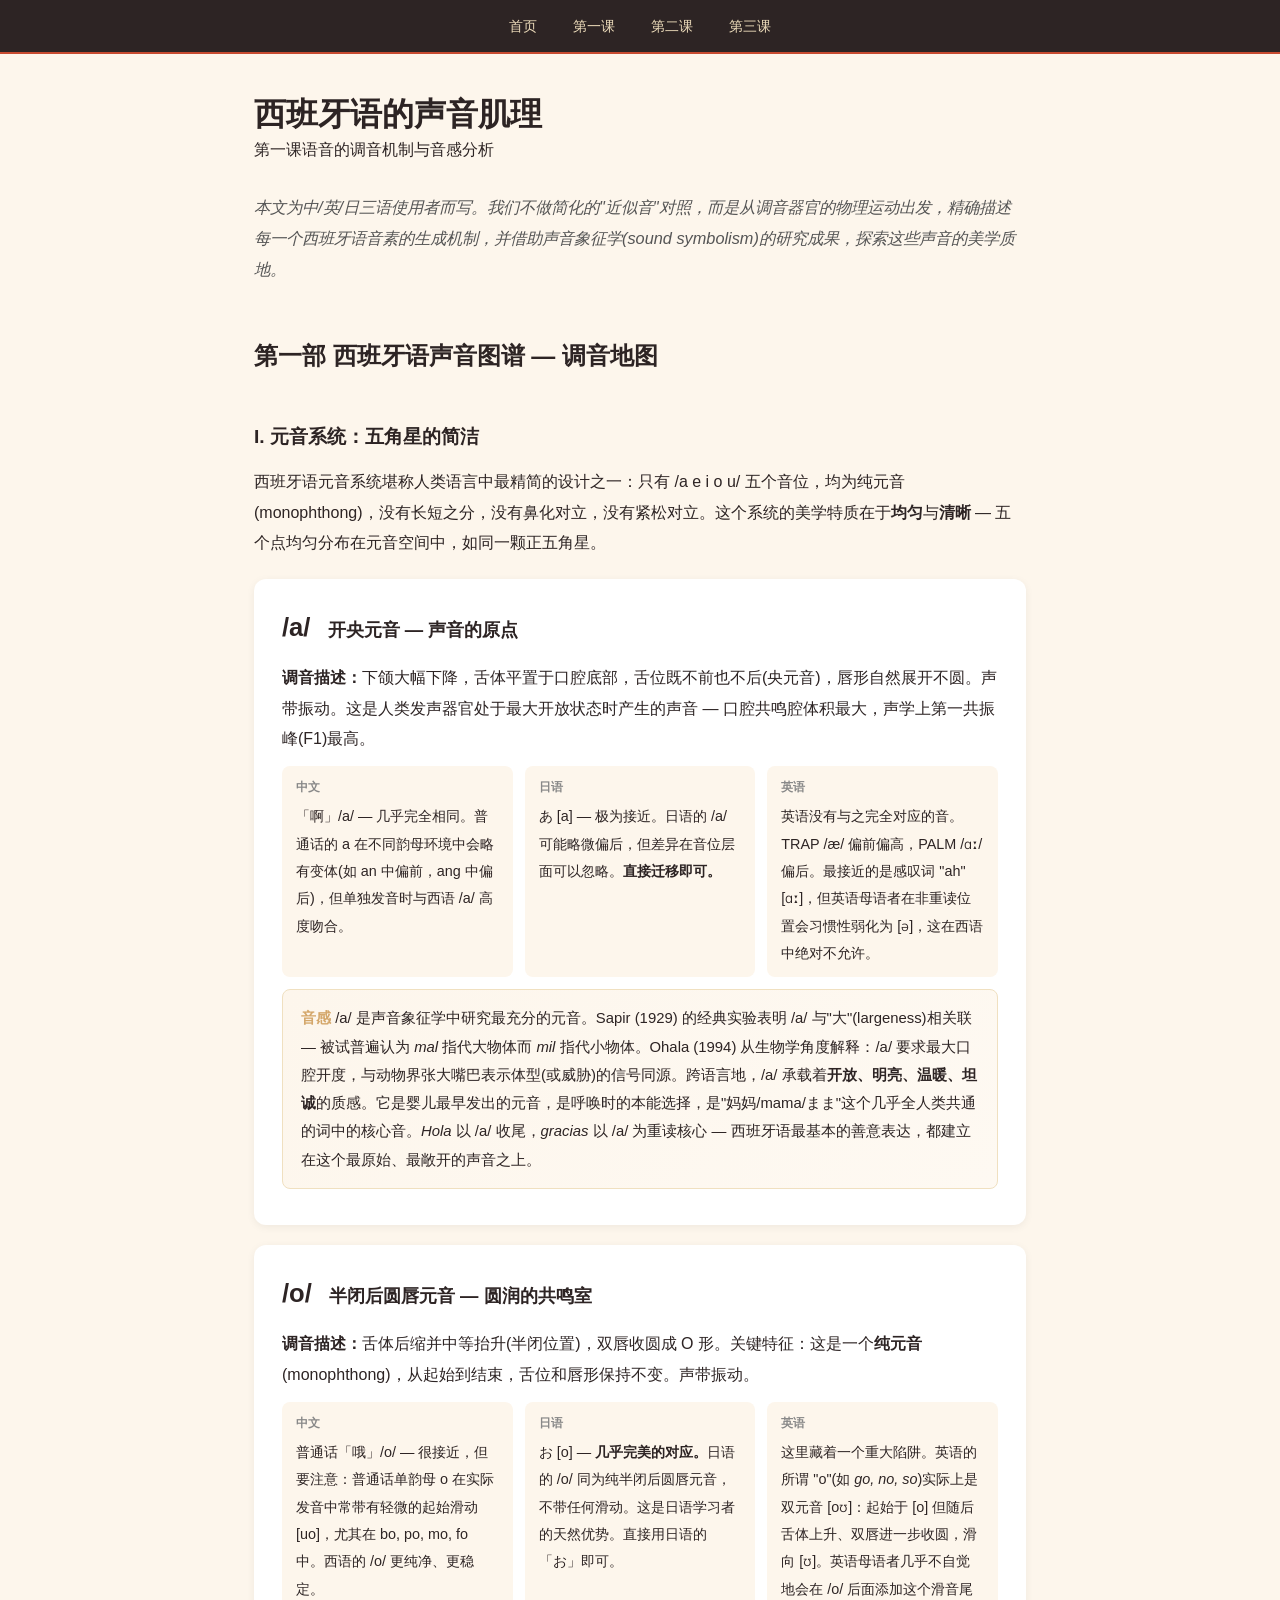
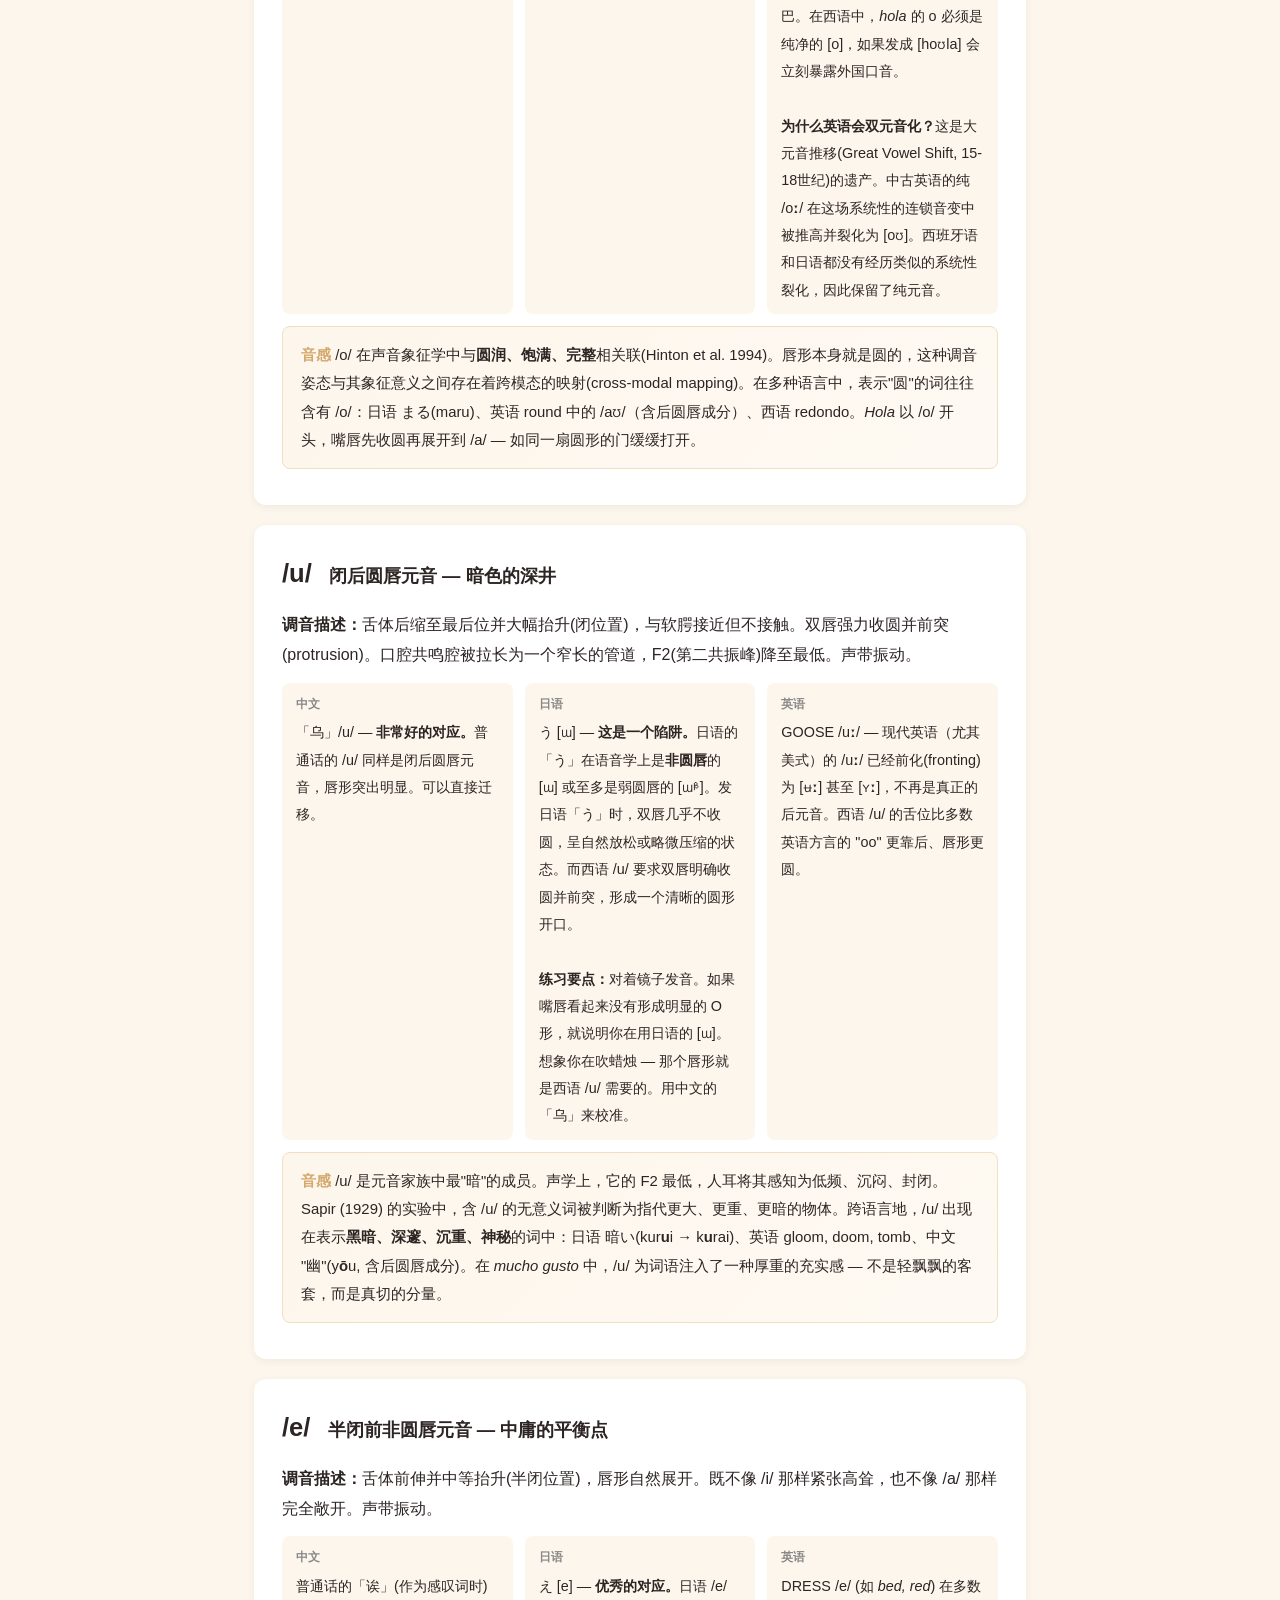
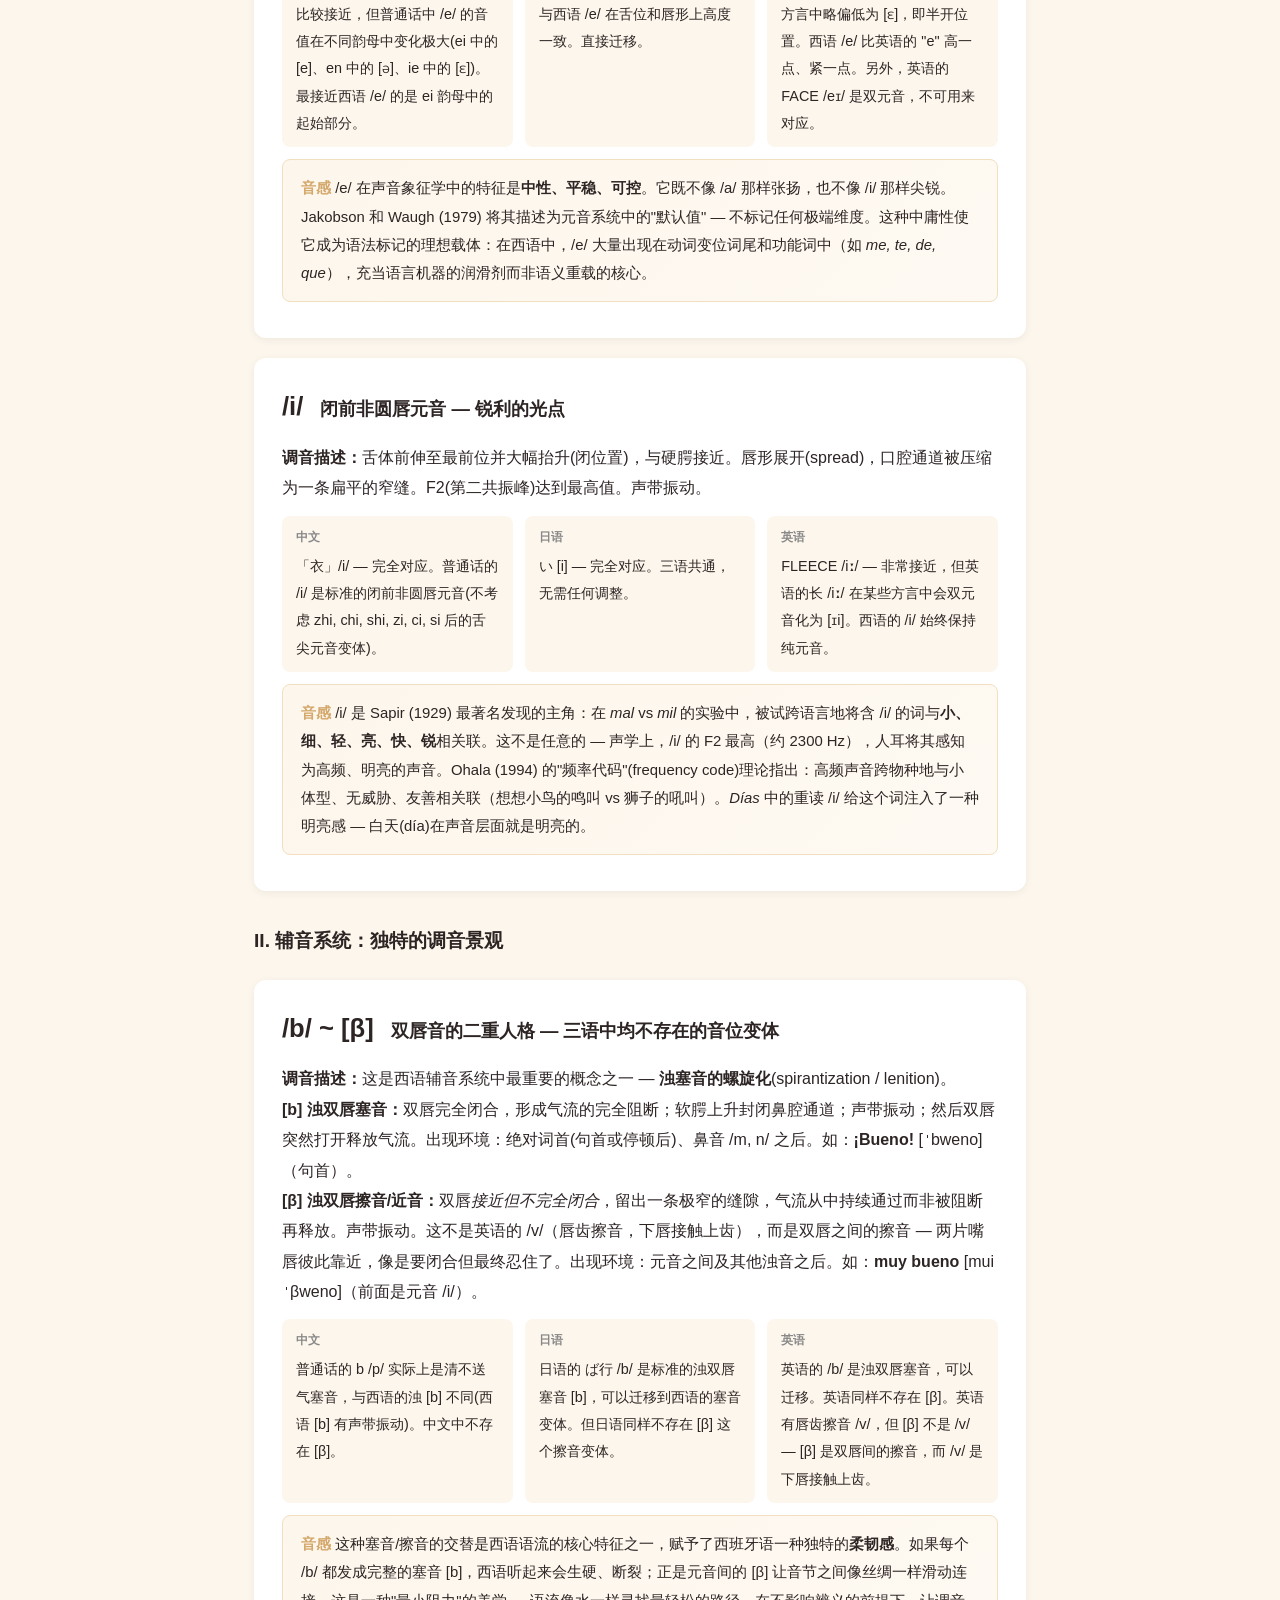
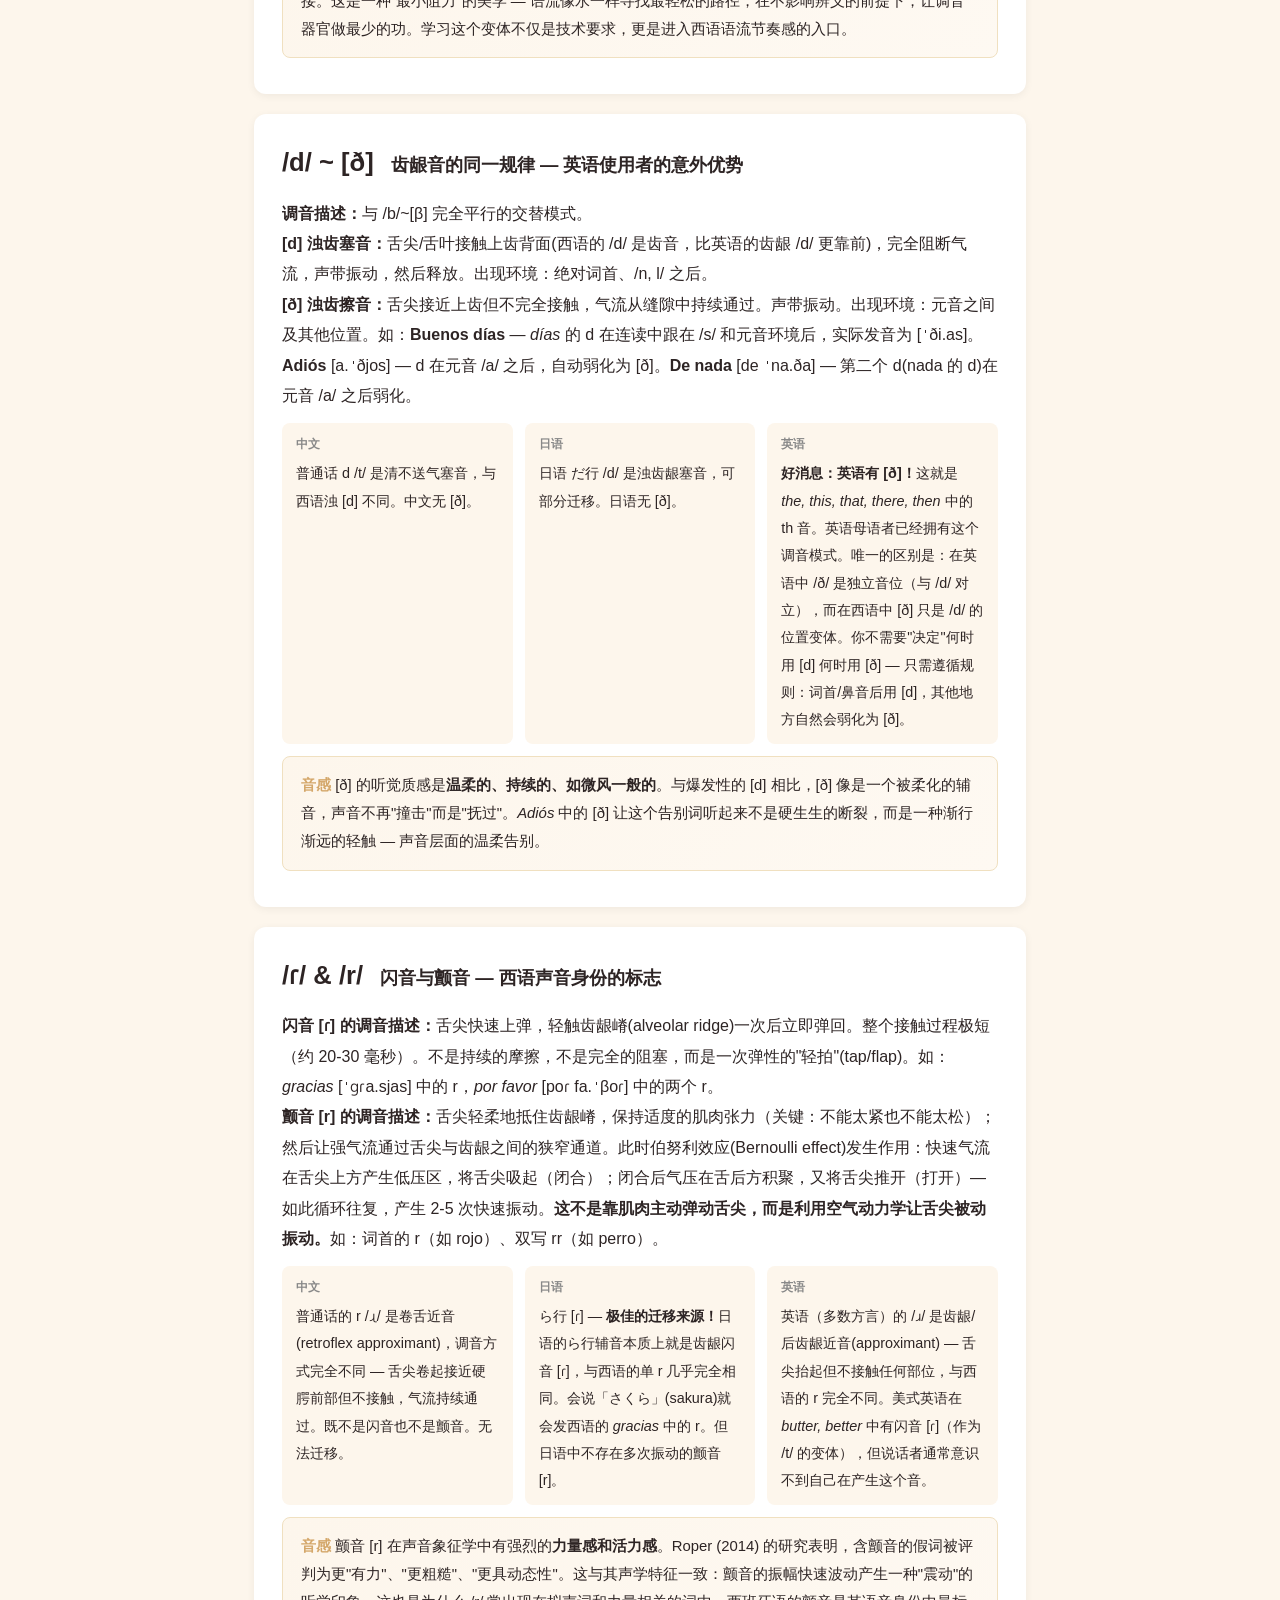
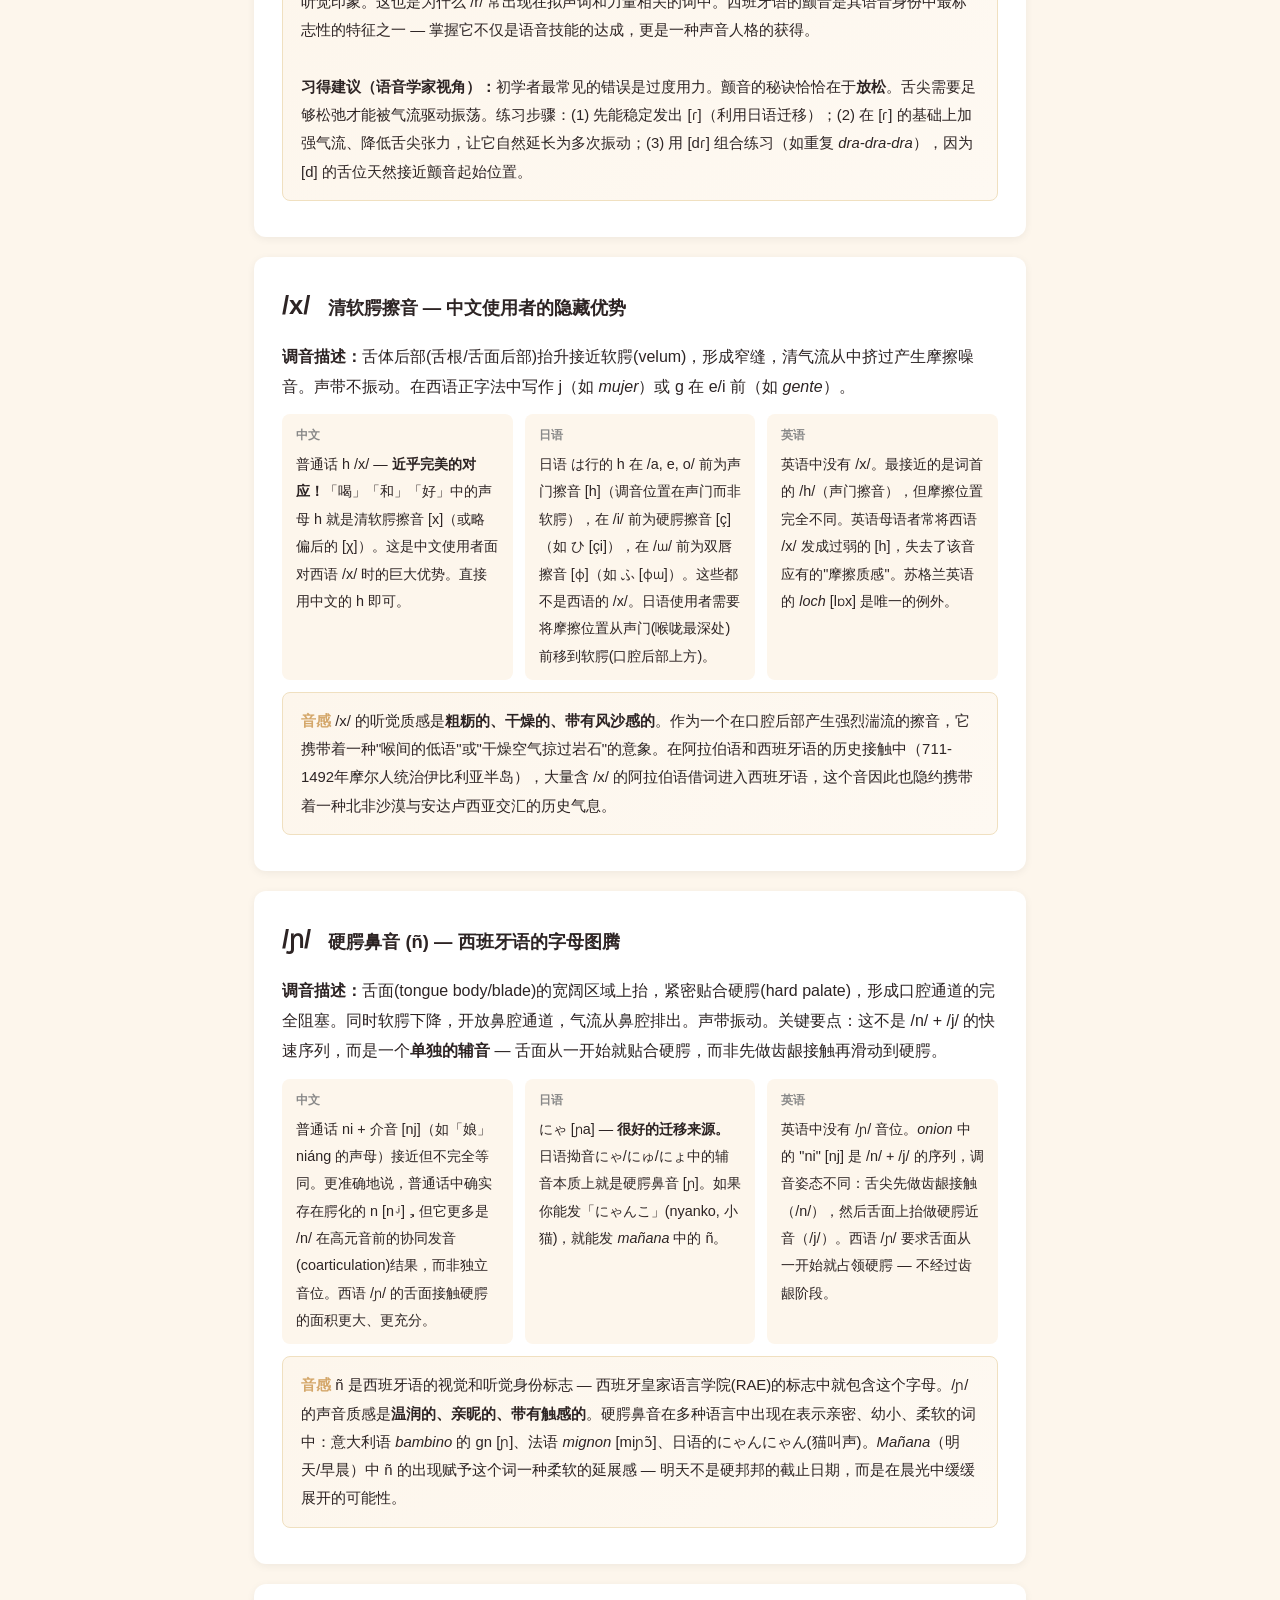
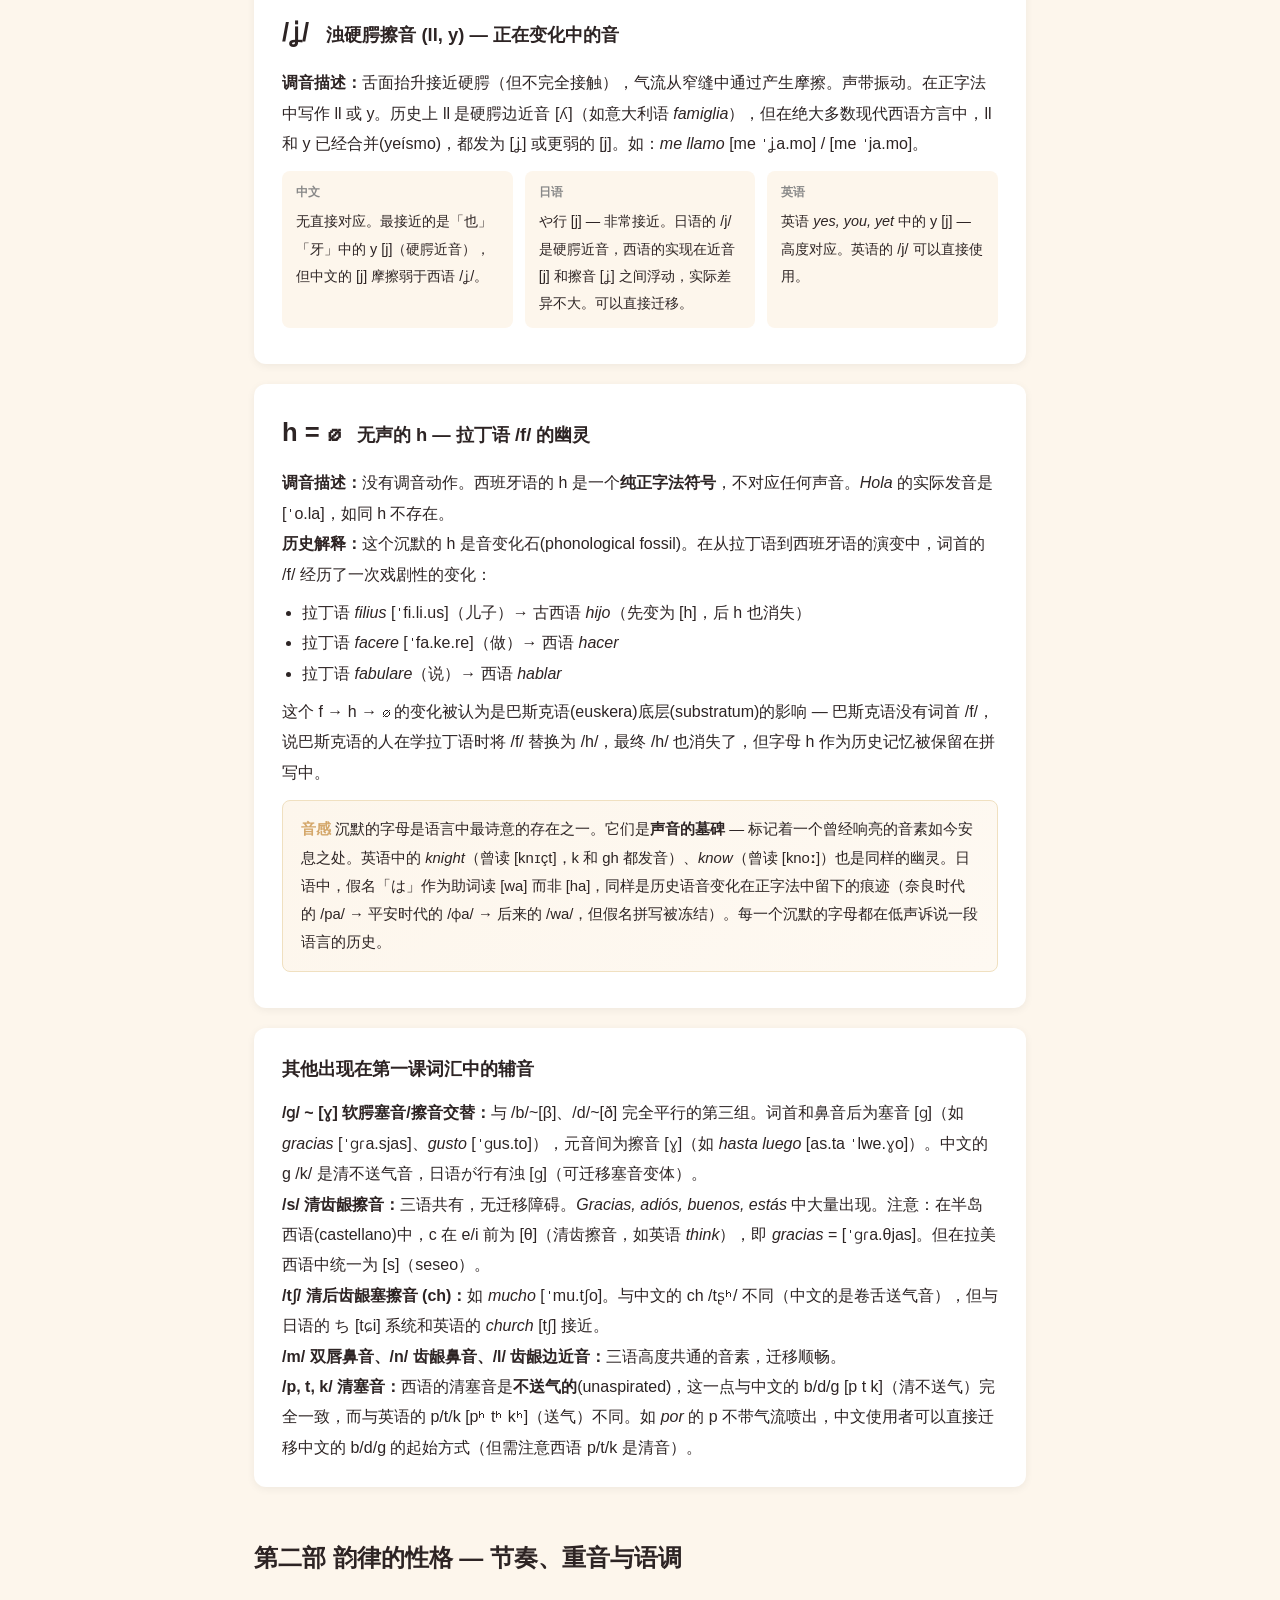
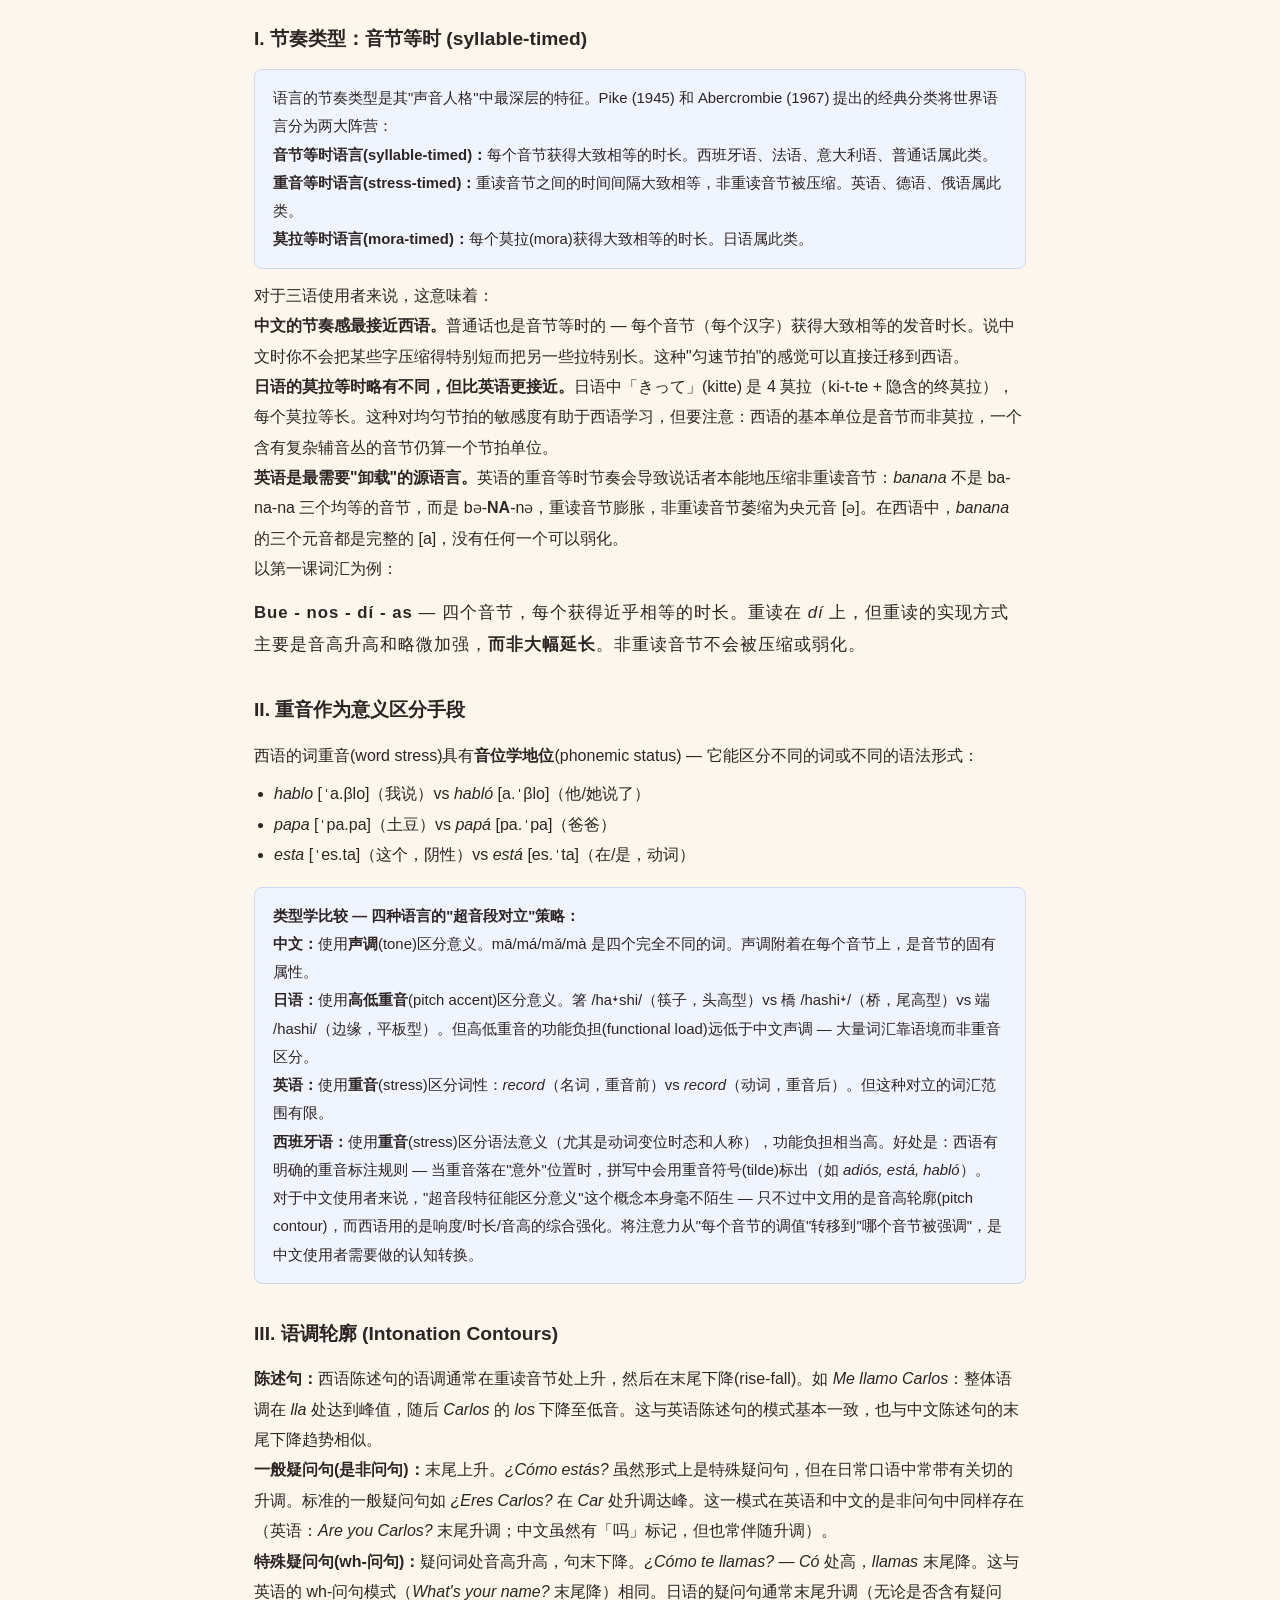
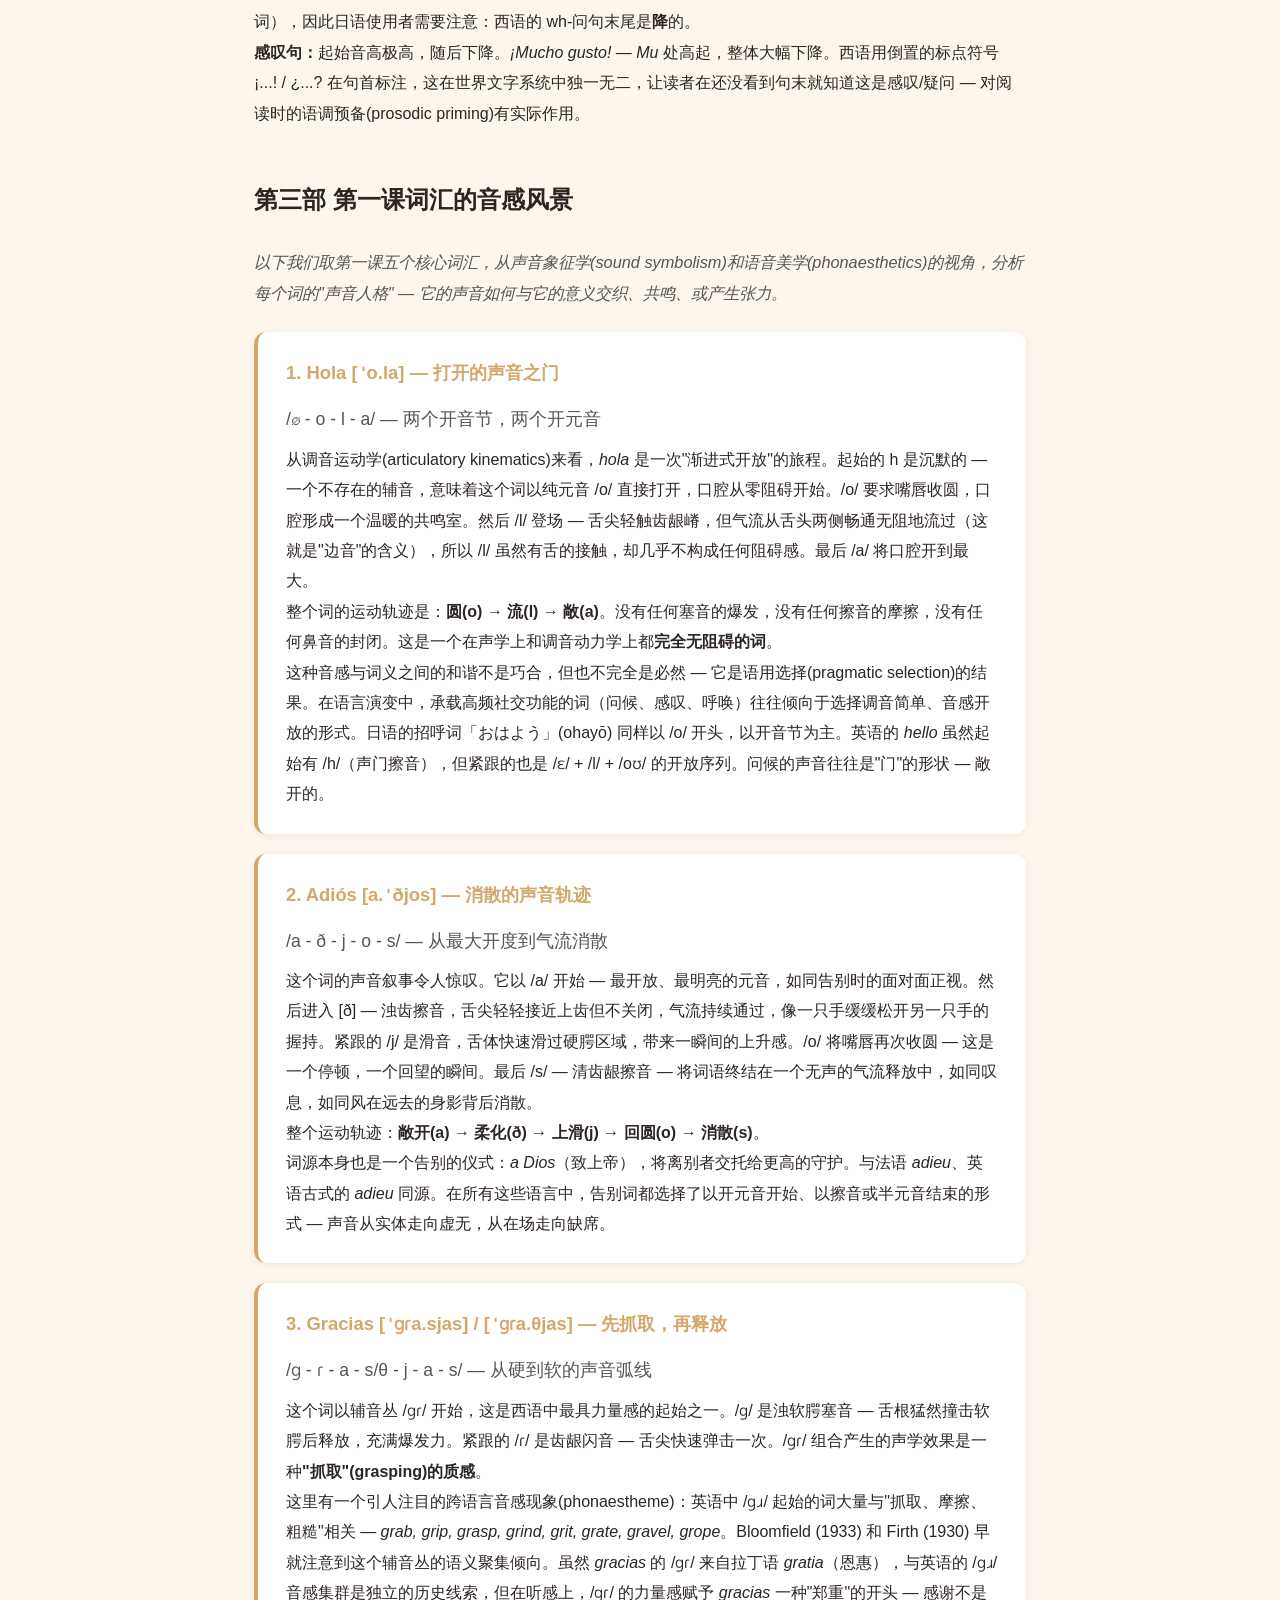
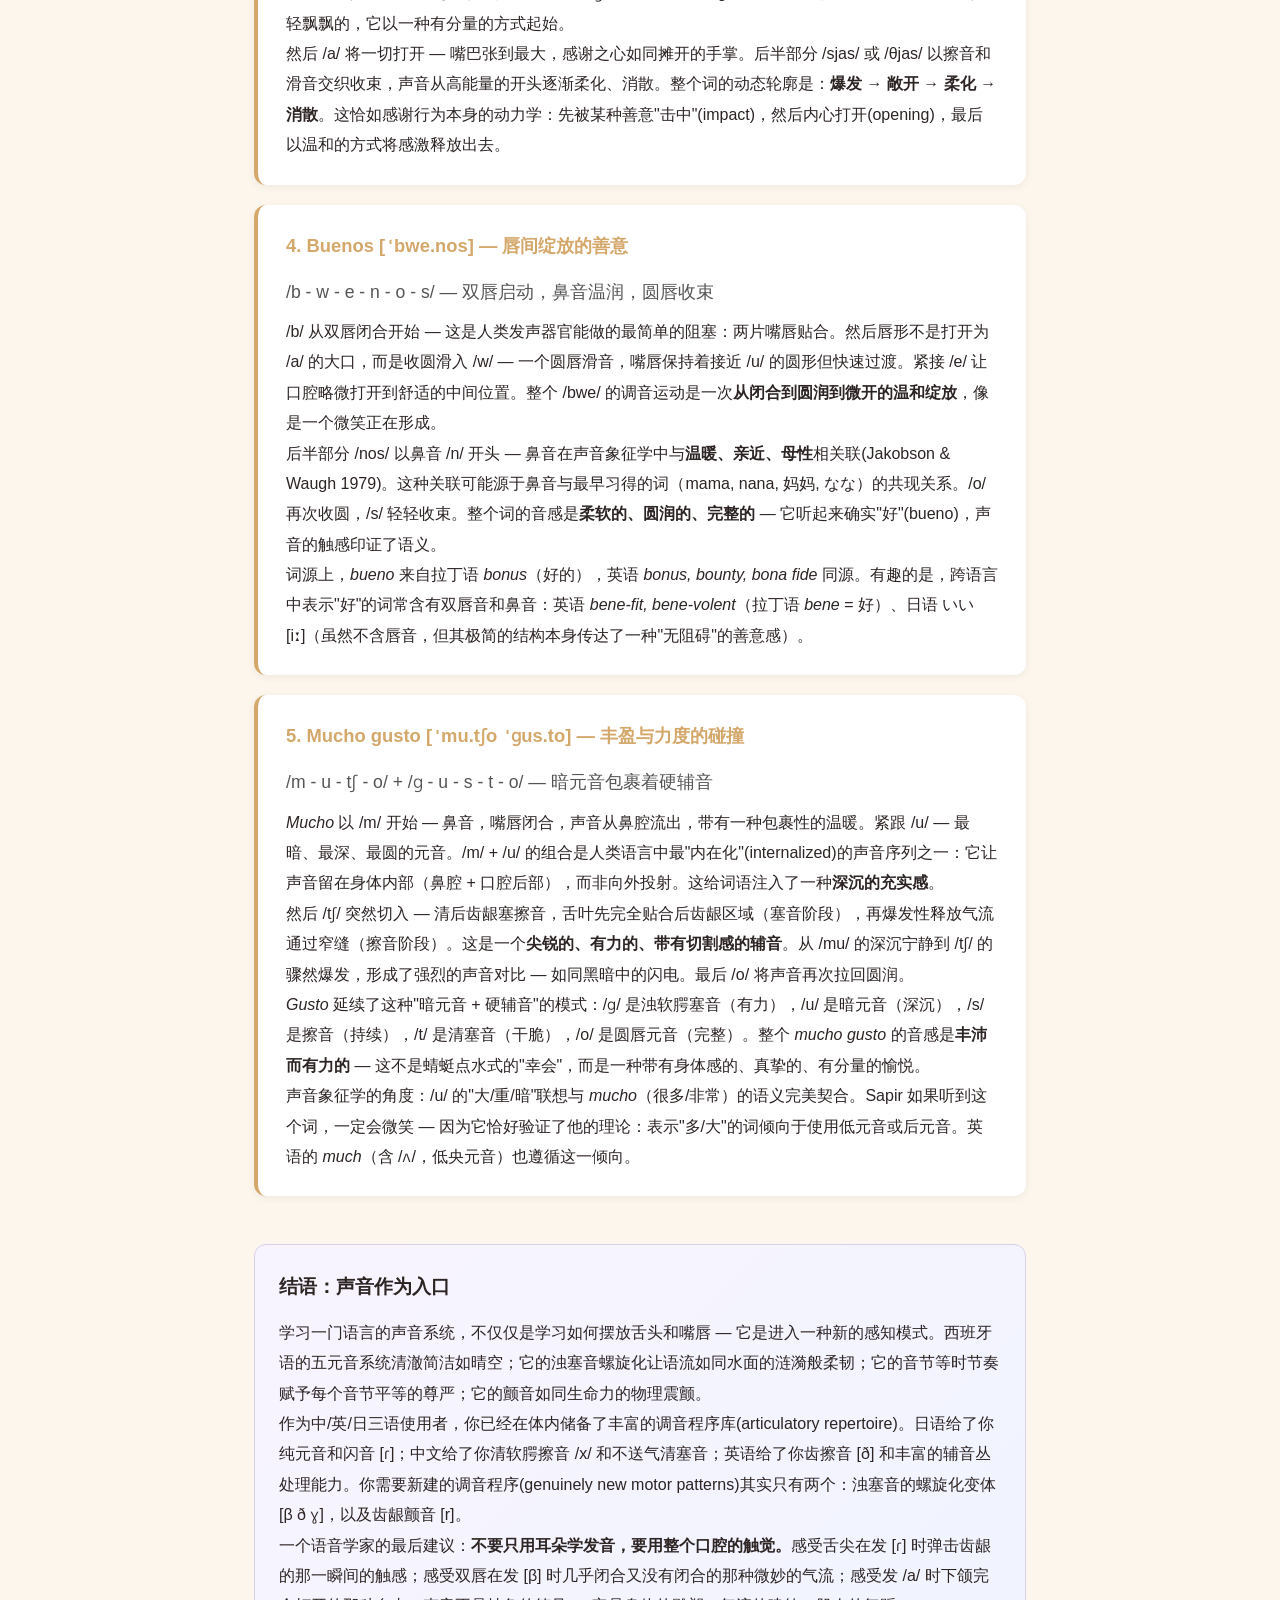
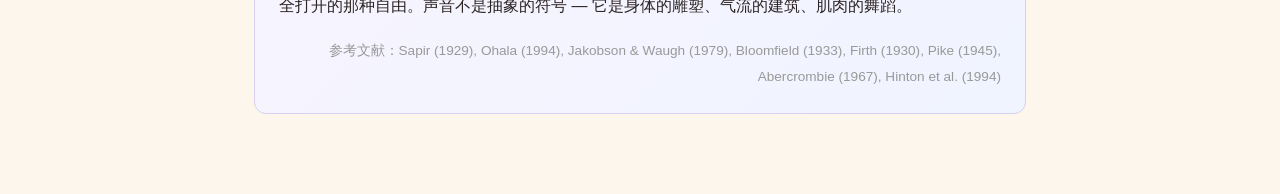
<file: fonetica-leccion1.html>
<!DOCTYPE html>
<html lang="zh-CN">
<head>
<meta charset="UTF-8">
<meta name="viewport" content="width=device-width, initial-scale=1.0">
<title>第一课语音学深度分析：西班牙语的声音肌理</title>
<link rel="preconnect" href="https://fonts.googleapis.com">
<link rel="preconnect" href="https://fonts.gstatic.com" crossorigin>
<link href="https://fonts.googleapis.com/css2?family=Playfair+Display:ital,wght@0,600;0,700;1,600&display=swap" rel="stylesheet">
<link rel="stylesheet" href="css/style.css">
<style>
html { scroll-padding-top: calc(var(--nav-h) + var(--section-nav-h) + 16px); }
body { font-family: var(--font-body); background: var(--light-bg); font-size: 16px; line-height: 1.9; }

.phonetics-article { max-width: 820px; margin: 0 auto; padding: 40px 24px 80px; }
.phonetics-article h1 { font-family: var(--font-display), serif; font-size: 2rem; margin-bottom: 8px; color: var(--dark); }
.phonetics-article h2 { font-family: var(--font-display), serif; font-size: 1.5rem; margin-top: 48px; margin-bottom: 16px; color: var(--primary); border-bottom: 2px solid var(--primary); padding-bottom: 8px; }
.phonetics-article h3 { font-family: var(--font-display), serif; font-size: 1.2rem; margin-top: 32px; margin-bottom: 12px; color: var(--dark); }

.phoneme-card {
  background: #fff; border-radius: 12px; padding: 24px 28px; margin: 20px 0;
  box-shadow: 0 2px 8px rgba(0,0,0,0.06); border-left: 4px solid var(--primary);
}
.phoneme-card h4 {
  font-size: 1.15rem; margin: 0 0 12px 0; color: var(--primary);
  font-family: var(--font-display), serif;
}
.phoneme-card .ipa-big { font-size: 1.6rem; font-weight: 700; color: var(--dark); margin-right: 12px; }
.phoneme-card .label { font-size: 0.8rem; color: #999; text-transform: uppercase; letter-spacing: 0.5px; margin-bottom: 4px; }

.comparison-grid {
  display: grid; grid-template-columns: repeat(3, 1fr); gap: 12px; margin: 12px 0;
}
.comparison-grid .lang-box {
  background: var(--light-bg); border-radius: 8px; padding: 10px 14px; font-size: 0.9rem;
}
.comparison-grid .lang-box .lang-label {
  font-size: 0.75rem; color: #888; font-weight: 600; margin-bottom: 4px;
}

.aesthetics-box {
  background: linear-gradient(135deg, #fdf6ec 0%, #fef9f2 100%);
  border-radius: 8px; padding: 14px 18px; margin: 12px 0;
  border: 1px solid #f0e0c0; font-size: 0.93rem;
}
.aesthetics-box::before { content: "音感 "; font-weight: 700; color: var(--gold); }

.word-analysis {
  background: #fff; border-radius: 12px; padding: 24px 28px; margin: 20px 0;
  box-shadow: 0 2px 8px rgba(0,0,0,0.06); border-left: 4px solid var(--gold);
}
.word-analysis h4 { font-size: 1.15rem; margin: 0 0 12px 0; color: var(--gold); }
.word-analysis .ipa-trans { font-size: 1.1rem; color: #555; margin-bottom: 8px; }

.prosody-box {
  background: #f0f4ff; border-radius: 8px; padding: 14px 18px; margin: 12px 0;
  border: 1px solid #d0d8f0; font-size: 0.93rem;
}

.subtitle { display: block; font-size: 0.9rem; color: #888; font-weight: 400; margin-top: 4px; }

p, li { font-family: var(--font-cn), var(--font-body), sans-serif; }

.section-intro { font-size: 1.02rem; color: #555; margin-bottom: 24px; font-style: italic; }

@media (max-width: 600px) {
  .comparison-grid { grid-template-columns: 1fr; }
  .phonetics-article { padding: 24px 16px 60px; }
}
</style>
</head>
<body>

<nav class="main-nav" role="navigation" aria-label="课程导航">
  <div class="nav-inner">
    <a href="index.html">首页</a>
    <a href="leccion1.html">第一课</a>
    <a href="leccion2.html">第二课</a>
    <a href="leccion3.html">第三课</a>
  </div>
</nav>

<div class="phonetics-article">

<h1>西班牙语的声音肌理
  <span class="subtitle">第一课语音的调音机制与音感分析</span>
</h1>

<p class="section-intro">本文为中/英/日三语使用者而写。我们不做简化的"近似音"对照，而是从调音器官的物理运动出发，精确描述每一个西班牙语音素的生成机制，并借助声音象征学(sound symbolism)的研究成果，探索这些声音的美学质地。</p>

<!-- ============================================================ -->
<h2 id="part1">第一部 西班牙语声音图谱 &mdash; 调音地图</h2>
<!-- ============================================================ -->

<h3>I. 元音系统：五角星的简洁</h3>

<p>西班牙语元音系统堪称人类语言中最精简的设计之一：只有 /a e i o u/ 五个音位，均为纯元音(monophthong)，没有长短之分，没有鼻化对立，没有紧松对立。这个系统的美学特质在于<strong>均匀</strong>与<strong>清晰</strong> &mdash; 五个点均匀分布在元音空间中，如同一颗正五角星。</p>

<!-- /a/ -->
<div class="phoneme-card">
  <h4><span class="ipa-big">/a/</span> 开央元音 &mdash; 声音的原点</h4>

  <p><strong>调音描述：</strong>下颌大幅下降，舌体平置于口腔底部，舌位既不前也不后(央元音)，唇形自然展开不圆。声带振动。这是人类发声器官处于最大开放状态时产生的声音 &mdash; 口腔共鸣腔体积最大，声学上第一共振峰(F1)最高。</p>

  <div class="comparison-grid">
    <div class="lang-box">
      <div class="lang-label">中文</div>
      「啊」/a/ &mdash; 几乎完全相同。普通话的 a 在不同韵母环境中会略有变体(如 an 中偏前，ang 中偏后)，但单独发音时与西语 /a/ 高度吻合。
    </div>
    <div class="lang-box">
      <div class="lang-label">日语</div>
      あ [a] &mdash; 极为接近。日语的 /a/ 可能略微偏后，但差异在音位层面可以忽略。<strong>直接迁移即可。</strong>
    </div>
    <div class="lang-box">
      <div class="lang-label">英语</div>
      英语没有与之完全对应的音。TRAP /&aelig;/ 偏前偏高，PALM /ɑː/ 偏后。最接近的是感叹词 "ah" [ɑː]，但英语母语者在非重读位置会习惯性弱化为 [ə]，这在西语中绝对不允许。
    </div>
  </div>

  <div class="aesthetics-box">
    /a/ 是声音象征学中研究最充分的元音。Sapir (1929) 的经典实验表明 /a/ 与"大"(largeness)相关联 &mdash; 被试普遍认为 <em>mal</em> 指代大物体而 <em>mil</em> 指代小物体。Ohala (1994) 从生物学角度解释：/a/ 要求最大口腔开度，与动物界张大嘴巴表示体型(或威胁)的信号同源。跨语言地，/a/ 承载着<strong>开放、明亮、温暖、坦诚</strong>的质感。它是婴儿最早发出的元音，是呼唤时的本能选择，是"妈妈/mama/まま"这个几乎全人类共通的词中的核心音。<em>Hola</em> 以 /a/ 收尾，<em>gracias</em> 以 /a/ 为重读核心 &mdash; 西班牙语最基本的善意表达，都建立在这个最原始、最敞开的声音之上。
  </div>
</div>

<!-- /o/ -->
<div class="phoneme-card">
  <h4><span class="ipa-big">/o/</span> 半闭后圆唇元音 &mdash; 圆润的共鸣室</h4>

  <p><strong>调音描述：</strong>舌体后缩并中等抬升(半闭位置)，双唇收圆成 O 形。关键特征：这是一个<strong>纯元音</strong>(monophthong)，从起始到结束，舌位和唇形保持不变。声带振动。</p>

  <div class="comparison-grid">
    <div class="lang-box">
      <div class="lang-label">中文</div>
      普通话「哦」/o/ &mdash; 很接近，但要注意：普通话单韵母 o 在实际发音中常带有轻微的起始滑动 [uo]，尤其在 bo, po, mo, fo 中。西语的 /o/ 更纯净、更稳定。
    </div>
    <div class="lang-box">
      <div class="lang-label">日语</div>
      お [o] &mdash; <strong>几乎完美的对应。</strong>日语的 /o/ 同为纯半闭后圆唇元音，不带任何滑动。这是日语学习者的天然优势。直接用日语的「お」即可。
    </div>
    <div class="lang-box">
      <div class="lang-label">英语</div>
      这里藏着一个重大陷阱。英语的所谓 "o"(如 <em>go, no, so</em>)实际上是双元音 [oʊ]：起始于 [o] 但随后舌体上升、双唇进一步收圆，滑向 [ʊ]。英语母语者几乎不自觉地会在 /o/ 后面添加这个滑音尾巴。在西语中，<em>hola</em> 的 o 必须是纯净的 [o]，如果发成 [hoʊla] 会立刻暴露外国口音。<br><br>
      <strong>为什么英语会双元音化？</strong>这是大元音推移(Great Vowel Shift, 15-18世纪)的遗产。中古英语的纯 /oː/ 在这场系统性的连锁音变中被推高并裂化为 [oʊ]。西班牙语和日语都没有经历类似的系统性裂化，因此保留了纯元音。
    </div>
  </div>

  <div class="aesthetics-box">
    /o/ 在声音象征学中与<strong>圆润、饱满、完整</strong>相关联(Hinton et al. 1994)。唇形本身就是圆的，这种调音姿态与其象征意义之间存在着跨模态的映射(cross-modal mapping)。在多种语言中，表示"圆"的词往往含有 /o/：日语 まる(maru)、英语 round 中的 /aʊ/（含后圆唇成分）、西语 redondo。<em>Hola</em> 以 /o/ 开头，嘴唇先收圆再展开到 /a/ &mdash; 如同一扇圆形的门缓缓打开。
  </div>
</div>

<!-- /u/ -->
<div class="phoneme-card">
  <h4><span class="ipa-big">/u/</span> 闭后圆唇元音 &mdash; 暗色的深井</h4>

  <p><strong>调音描述：</strong>舌体后缩至最后位并大幅抬升(闭位置)，与软腭接近但不接触。双唇强力收圆并前突(protrusion)。口腔共鸣腔被拉长为一个窄长的管道，F2(第二共振峰)降至最低。声带振动。</p>

  <div class="comparison-grid">
    <div class="lang-box">
      <div class="lang-label">中文</div>
      「乌」/u/ &mdash; <strong>非常好的对应。</strong>普通话的 /u/ 同样是闭后圆唇元音，唇形突出明显。可以直接迁移。
    </div>
    <div class="lang-box">
      <div class="lang-label">日语</div>
      う [ɯ] &mdash; <strong>这是一个陷阱。</strong>日语的「う」在语音学上是<strong>非圆唇</strong>的 [ɯ] 或至多是弱圆唇的 [ɯᵝ]。发日语「う」时，双唇几乎不收圆，呈自然放松或略微压缩的状态。而西语 /u/ 要求双唇明确收圆并前突，形成一个清晰的圆形开口。<br><br>
      <strong>练习要点：</strong>对着镜子发音。如果嘴唇看起来没有形成明显的 O 形，就说明你在用日语的 [ɯ]。想象你在吹蜡烛 &mdash; 那个唇形就是西语 /u/ 需要的。用中文的「乌」来校准。
    </div>
    <div class="lang-box">
      <div class="lang-label">英语</div>
      GOOSE /uː/ &mdash; 现代英语（尤其美式）的 /uː/ 已经前化(fronting)为 [ʉː] 甚至 [ʏː]，不再是真正的后元音。西语 /u/ 的舌位比多数英语方言的 "oo" 更靠后、唇形更圆。
    </div>
  </div>

  <div class="aesthetics-box">
    /u/ 是元音家族中最"暗"的成员。声学上，它的 F2 最低，人耳将其感知为低频、沉闷、封闭。Sapir (1929) 的实验中，含 /u/ 的无意义词被判断为指代更大、更重、更暗的物体。跨语言地，/u/ 出现在表示<strong>黑暗、深邃、沉重、神秘</strong>的词中：日语 暗い(kur<strong>u</strong>i → k<strong>u</strong>rai)、英语 gloom, doom, tomb、中文 "幽"(y<strong>ō</strong>u, 含后圆唇成分)。在 <em>mucho gusto</em> 中，/u/ 为词语注入了一种厚重的充实感 &mdash; 不是轻飘飘的客套，而是真切的分量。
  </div>
</div>

<!-- /e/ -->
<div class="phoneme-card">
  <h4><span class="ipa-big">/e/</span> 半闭前非圆唇元音 &mdash; 中庸的平衡点</h4>

  <p><strong>调音描述：</strong>舌体前伸并中等抬升(半闭位置)，唇形自然展开。既不像 /i/ 那样紧张高耸，也不像 /a/ 那样完全敞开。声带振动。</p>

  <div class="comparison-grid">
    <div class="lang-box">
      <div class="lang-label">中文</div>
      普通话的「诶」(作为感叹词时)比较接近，但普通话中 /e/ 的音值在不同韵母中变化极大(ei 中的 [e]、en 中的 [ə]、ie 中的 [ɛ])。最接近西语 /e/ 的是 ei 韵母中的起始部分。
    </div>
    <div class="lang-box">
      <div class="lang-label">日语</div>
      え [e] &mdash; <strong>优秀的对应。</strong>日语 /e/ 与西语 /e/ 在舌位和唇形上高度一致。直接迁移。
    </div>
    <div class="lang-box">
      <div class="lang-label">英语</div>
      DRESS /e/ (如 <em>bed, red</em>) 在多数方言中略偏低为 [ɛ]，即半开位置。西语 /e/ 比英语的 "e" 高一点、紧一点。另外，英语的 FACE /eɪ/ 是双元音，不可用来对应。
    </div>
  </div>

  <div class="aesthetics-box">
    /e/ 在声音象征学中的特征是<strong>中性、平稳、可控</strong>。它既不像 /a/ 那样张扬，也不像 /i/ 那样尖锐。Jakobson 和 Waugh (1979) 将其描述为元音系统中的"默认值" &mdash; 不标记任何极端维度。这种中庸性使它成为语法标记的理想载体：在西语中，/e/ 大量出现在动词变位词尾和功能词中（如 <em>me, te, de, que</em>），充当语言机器的润滑剂而非语义重载的核心。
  </div>
</div>

<!-- /i/ -->
<div class="phoneme-card">
  <h4><span class="ipa-big">/i/</span> 闭前非圆唇元音 &mdash; 锐利的光点</h4>

  <p><strong>调音描述：</strong>舌体前伸至最前位并大幅抬升(闭位置)，与硬腭接近。唇形展开(spread)，口腔通道被压缩为一条扁平的窄缝。F2(第二共振峰)达到最高值。声带振动。</p>

  <div class="comparison-grid">
    <div class="lang-box">
      <div class="lang-label">中文</div>
      「衣」/i/ &mdash; 完全对应。普通话的 /i/ 是标准的闭前非圆唇元音(不考虑 zhi, chi, shi, zi, ci, si 后的舌尖元音变体)。
    </div>
    <div class="lang-box">
      <div class="lang-label">日语</div>
      い [i] &mdash; 完全对应。三语共通，无需任何调整。
    </div>
    <div class="lang-box">
      <div class="lang-label">英语</div>
      FLEECE /iː/ &mdash; 非常接近，但英语的长 /iː/ 在某些方言中会双元音化为 [ɪi]。西语的 /i/ 始终保持纯元音。
    </div>
  </div>

  <div class="aesthetics-box">
    /i/ 是 Sapir (1929) 最著名发现的主角：在 <em>mal</em> vs <em>mil</em> 的实验中，被试跨语言地将含 /i/ 的词与<strong>小、细、轻、亮、快、锐</strong>相关联。这不是任意的 &mdash; 声学上，/i/ 的 F2 最高（约 2300 Hz），人耳将其感知为高频、明亮的声音。Ohala (1994) 的"频率代码"(frequency code)理论指出：高频声音跨物种地与小体型、无威胁、友善相关联（想想小鸟的鸣叫 vs 狮子的吼叫）。<em>Días</em> 中的重读 /i/ 给这个词注入了一种明亮感 &mdash; 白天(día)在声音层面就是明亮的。
  </div>
</div>

<!-- ===================== 辅音 ===================== -->

<h3>II. 辅音系统：独特的调音景观</h3>

<!-- /b/ [β] -->
<div class="phoneme-card">
  <h4><span class="ipa-big">/b/ ~ [β]</span> 双唇音的二重人格 &mdash; 三语中均不存在的音位变体</h4>

  <p><strong>调音描述：</strong>这是西语辅音系统中最重要的概念之一 &mdash; <strong>浊塞音的螺旋化</strong>(spirantization / lenition)。</p>

  <p><strong>[b] 浊双唇塞音：</strong>双唇完全闭合，形成气流的完全阻断；软腭上升封闭鼻腔通道；声带振动；然后双唇突然打开释放气流。出现环境：绝对词首(句首或停顿后)、鼻音 /m, n/ 之后。如：<strong>¡Bueno!</strong> [ˈbweno]（句首）。</p>

  <p><strong>[β] 浊双唇擦音/近音：</strong>双唇<em>接近但不完全闭合</em>，留出一条极窄的缝隙，气流从中持续通过而非被阻断再释放。声带振动。这不是英语的 /v/（唇齿擦音，下唇接触上齿），而是双唇之间的擦音 &mdash; 两片嘴唇彼此靠近，像是要闭合但最终忍住了。出现环境：元音之间及其他浊音之后。如：<strong>muy bueno</strong> [mui ˈβweno]（前面是元音 /i/）。</p>

  <div class="comparison-grid">
    <div class="lang-box">
      <div class="lang-label">中文</div>
      普通话的 b /p/ 实际上是清不送气塞音，与西语的浊 [b] 不同(西语 [b] 有声带振动)。中文中不存在 [β]。
    </div>
    <div class="lang-box">
      <div class="lang-label">日语</div>
      日语的 ば行 /b/ 是标准的浊双唇塞音 [b]，可以迁移到西语的塞音变体。但日语同样不存在 [β] 这个擦音变体。
    </div>
    <div class="lang-box">
      <div class="lang-label">英语</div>
      英语的 /b/ 是浊双唇塞音，可以迁移。英语同样不存在 [β]。英语有唇齿擦音 /v/，但 [β] 不是 /v/ &mdash; [β] 是双唇间的擦音，而 /v/ 是下唇接触上齿。
    </div>
  </div>

  <div class="aesthetics-box">
    这种塞音/擦音的交替是西语语流的核心特征之一，赋予了西班牙语一种独特的<strong>柔韧感</strong>。如果每个 /b/ 都发成完整的塞音 [b]，西语听起来会生硬、断裂；正是元音间的 [β] 让音节之间像丝绸一样滑动连接。这是一种"最小阻力"的美学 &mdash; 语流像水一样寻找最轻松的路径，在不影响辨义的前提下，让调音器官做最少的功。学习这个变体不仅是技术要求，更是进入西语语流节奏感的入口。
  </div>
</div>

<!-- /d/ [ð] -->
<div class="phoneme-card">
  <h4><span class="ipa-big">/d/ ~ [ð]</span> 齿龈音的同一规律 &mdash; 英语使用者的意外优势</h4>

  <p><strong>调音描述：</strong>与 /b/~[β] 完全平行的交替模式。</p>

  <p><strong>[d] 浊齿塞音：</strong>舌尖/舌叶接触上齿背面(西语的 /d/ 是齿音，比英语的齿龈 /d/ 更靠前)，完全阻断气流，声带振动，然后释放。出现环境：绝对词首、/n, l/ 之后。</p>

  <p><strong>[ð] 浊齿擦音：</strong>舌尖接近上齿但不完全接触，气流从缝隙中持续通过。声带振动。出现环境：元音之间及其他位置。如：<strong>Buenos días</strong> &mdash; <em>días</em> 的 d 在连读中跟在 /s/ 和元音环境后，实际发音为 [ˈði.as]。<strong>Adiós</strong> [a.ˈðjos] &mdash; d 在元音 /a/ 之后，自动弱化为 [ð]。<strong>De nada</strong> [de ˈna.ða] &mdash; 第二个 d(nada 的 d)在元音 /a/ 之后弱化。</p>

  <div class="comparison-grid">
    <div class="lang-box">
      <div class="lang-label">中文</div>
      普通话 d /t/ 是清不送气塞音，与西语浊 [d] 不同。中文无 [ð]。
    </div>
    <div class="lang-box">
      <div class="lang-label">日语</div>
      日语 だ行 /d/ 是浊齿龈塞音，可部分迁移。日语无 [ð]。
    </div>
    <div class="lang-box">
      <div class="lang-label">英语</div>
      <strong>好消息：英语有 [ð]！</strong>这就是 <em>the, this, that, there, then</em> 中的 th 音。英语母语者已经拥有这个调音模式。唯一的区别是：在英语中 /ð/ 是独立音位（与 /d/ 对立），而在西语中 [ð] 只是 /d/ 的位置变体。你不需要"决定"何时用 [d] 何时用 [ð] &mdash; 只需遵循规则：词首/鼻音后用 [d]，其他地方自然会弱化为 [ð]。
    </div>
  </div>

  <div class="aesthetics-box">
    [ð] 的听觉质感是<strong>温柔的、持续的、如微风一般的</strong>。与爆发性的 [d] 相比，[ð] 像是一个被柔化的辅音，声音不再"撞击"而是"抚过"。<em>Adiós</em> 中的 [ð] 让这个告别词听起来不是硬生生的断裂，而是一种渐行渐远的轻触 &mdash; 声音层面的温柔告别。
  </div>
</div>

<!-- /ɾ/ /r/ -->
<div class="phoneme-card">
  <h4><span class="ipa-big">/ɾ/ &amp; /r/</span> 闪音与颤音 &mdash; 西语声音身份的标志</h4>

  <p><strong>闪音 [ɾ] 的调音描述：</strong>舌尖快速上弹，轻触齿龈嵴(alveolar ridge)一次后立即弹回。整个接触过程极短（约 20-30 毫秒）。不是持续的摩擦，不是完全的阻塞，而是一次弹性的"轻拍"(tap/flap)。如：<em>gracias</em> [ˈɡɾa.sjas] 中的 r，<em>por favor</em> [poɾ fa.ˈβoɾ] 中的两个 r。</p>

  <p><strong>颤音 [r] 的调音描述：</strong>舌尖轻柔地抵住齿龈嵴，保持适度的肌肉张力（关键：不能太紧也不能太松）；然后让强气流通过舌尖与齿龈之间的狭窄通道。此时伯努利效应(Bernoulli effect)发生作用：快速气流在舌尖上方产生低压区，将舌尖吸起（闭合）；闭合后气压在舌后方积聚，又将舌尖推开（打开）&mdash; 如此循环往复，产生 2-5 次快速振动。<strong>这不是靠肌肉主动弹动舌尖，而是利用空气动力学让舌尖被动振动。</strong>如：词首的 r（如 rojo）、双写 rr（如 perro）。</p>

  <div class="comparison-grid">
    <div class="lang-box">
      <div class="lang-label">中文</div>
      普通话的 r /ɻ/ 是卷舌近音(retroflex approximant)，调音方式完全不同 &mdash; 舌尖卷起接近硬腭前部但不接触，气流持续通过。既不是闪音也不是颤音。无法迁移。
    </div>
    <div class="lang-box">
      <div class="lang-label">日语</div>
      ら行 [ɾ] &mdash; <strong>极佳的迁移来源！</strong>日语的ら行辅音本质上就是齿龈闪音 [ɾ]，与西语的单 r 几乎完全相同。会说「さくら」(sakura)就会发西语的 <em>gracias</em> 中的 r。但日语中不存在多次振动的颤音 [r]。
    </div>
    <div class="lang-box">
      <div class="lang-label">英语</div>
      英语（多数方言）的 /ɹ/ 是齿龈/后齿龈近音(approximant) &mdash; 舌尖抬起但不接触任何部位，与西语的 r 完全不同。美式英语在 <em>butter, better</em> 中有闪音 [ɾ]（作为 /t/ 的变体），但说话者通常意识不到自己在产生这个音。
    </div>
  </div>

  <div class="aesthetics-box">
    颤音 [r] 在声音象征学中有强烈的<strong>力量感和活力感</strong>。Roper (2014) 的研究表明，含颤音的假词被评判为更"有力"、"更粗糙"、"更具动态性"。这与其声学特征一致：颤音的振幅快速波动产生一种"震动"的听觉印象。这也是为什么 /r/ 常出现在拟声词和力量相关的词中。西班牙语的颤音是其语音身份中最标志性的特征之一 &mdash; 掌握它不仅是语音技能的达成，更是一种声音人格的获得。<br><br>
    <strong>习得建议（语音学家视角）：</strong>初学者最常见的错误是过度用力。颤音的秘诀恰恰在于<strong>放松</strong>。舌尖需要足够松弛才能被气流驱动振荡。练习步骤：(1) 先能稳定发出 [ɾ]（利用日语迁移）；(2) 在 [ɾ] 的基础上加强气流、降低舌尖张力，让它自然延长为多次振动；(3) 用 [dɾ] 组合练习（如重复 <em>dra-dra-dra</em>），因为 [d] 的舌位天然接近颤音起始位置。
  </div>
</div>

<!-- /x/ -->
<div class="phoneme-card">
  <h4><span class="ipa-big">/x/</span> 清软腭擦音 &mdash; 中文使用者的隐藏优势</h4>

  <p><strong>调音描述：</strong>舌体后部(舌根/舌面后部)抬升接近软腭(velum)，形成窄缝，清气流从中挤过产生摩擦噪音。声带不振动。在西语正字法中写作 j（如 <em>mujer</em>）或 g 在 e/i 前（如 <em>gente</em>）。</p>

  <div class="comparison-grid">
    <div class="lang-box">
      <div class="lang-label">中文</div>
      普通话 h /x/ &mdash; <strong>近乎完美的对应！</strong>「喝」「和」「好」中的声母 h 就是清软腭擦音 [x]（或略偏后的 [χ]）。这是中文使用者面对西语 /x/ 时的巨大优势。直接用中文的 h 即可。
    </div>
    <div class="lang-box">
      <div class="lang-label">日语</div>
      日语 は行的 h 在 /a, e, o/ 前为声门擦音 [h]（调音位置在声门而非软腭），在 /i/ 前为硬腭擦音 [ç]（如 ひ [çi]），在 /ɯ/ 前为双唇擦音 [ɸ]（如 ふ [ɸɯ]）。这些都不是西语的 /x/。日语使用者需要将摩擦位置从声门(喉咙最深处)前移到软腭(口腔后部上方)。
    </div>
    <div class="lang-box">
      <div class="lang-label">英语</div>
      英语中没有 /x/。最接近的是词首的 /h/（声门擦音），但摩擦位置完全不同。英语母语者常将西语 /x/ 发成过弱的 [h]，失去了该音应有的"摩擦质感"。苏格兰英语的 <em>loch</em> [lɒx] 是唯一的例外。
    </div>
  </div>

  <div class="aesthetics-box">
    /x/ 的听觉质感是<strong>粗粝的、干燥的、带有风沙感的</strong>。作为一个在口腔后部产生强烈湍流的擦音，它携带着一种"喉间的低语"或"干燥空气掠过岩石"的意象。在阿拉伯语和西班牙语的历史接触中（711-1492年摩尔人统治伊比利亚半岛），大量含 /x/ 的阿拉伯语借词进入西班牙语，这个音因此也隐约携带着一种北非沙漠与安达卢西亚交汇的历史气息。
  </div>
</div>

<!-- /ɲ/ -->
<div class="phoneme-card">
  <h4><span class="ipa-big">/ɲ/</span> 硬腭鼻音 (ñ) &mdash; 西班牙语的字母图腾</h4>

  <p><strong>调音描述：</strong>舌面(tongue body/blade)的宽阔区域上抬，紧密贴合硬腭(hard palate)，形成口腔通道的完全阻塞。同时软腭下降，开放鼻腔通道，气流从鼻腔排出。声带振动。关键要点：这不是 /n/ + /j/ 的快速序列，而是一个<strong>单独的辅音</strong> &mdash; 舌面从一开始就贴合硬腭，而非先做齿龈接触再滑动到硬腭。</p>

  <div class="comparison-grid">
    <div class="lang-box">
      <div class="lang-label">中文</div>
      普通话 ni + 介音 [nj]（如「娘」niáng 的声母）接近但不完全等同。更准确地说，普通话中确实存在腭化的 n [nʲ]，但它更多是 /n/ 在高元音前的协同发音(coarticulation)结果，而非独立音位。西语 /ɲ/ 的舌面接触硬腭的面积更大、更充分。
    </div>
    <div class="lang-box">
      <div class="lang-label">日语</div>
      にゃ [ɲa] &mdash; <strong>很好的迁移来源。</strong>日语拗音にゃ/にゅ/にょ中的辅音本质上就是硬腭鼻音 [ɲ]。如果你能发「にゃんこ」(nyanko, 小猫)，就能发 <em>mañana</em> 中的 ñ。
    </div>
    <div class="lang-box">
      <div class="lang-label">英语</div>
      英语中没有 /ɲ/ 音位。<em>onion</em> 中的 "ni" [nj] 是 /n/ + /j/ 的序列，调音姿态不同：舌尖先做齿龈接触（/n/），然后舌面上抬做硬腭近音（/j/）。西语 /ɲ/ 要求舌面从一开始就占领硬腭 &mdash; 不经过齿龈阶段。
    </div>
  </div>

  <div class="aesthetics-box">
    ñ 是西班牙语的视觉和听觉身份标志 &mdash; 西班牙皇家语言学院(RAE)的标志中就包含这个字母。/ɲ/ 的声音质感是<strong>温润的、亲昵的、带有触感的</strong>。硬腭鼻音在多种语言中出现在表示亲密、幼小、柔软的词中：意大利语 <em>bambino</em> 的 gn [ɲ]、法语 <em>mignon</em> [miɲɔ̃]、日语的にゃんにゃん(猫叫声)。<em>Mañana</em>（明天/早晨）中 ñ 的出现赋予这个词一种柔软的延展感 &mdash; 明天不是硬邦邦的截止日期，而是在晨光中缓缓展开的可能性。
  </div>
</div>

<!-- /ʝ/ (ll) -->
<div class="phoneme-card">
  <h4><span class="ipa-big">/ʝ/</span> 浊硬腭擦音 (ll, y) &mdash; 正在变化中的音</h4>

  <p><strong>调音描述：</strong>舌面抬升接近硬腭（但不完全接触），气流从窄缝中通过产生摩擦。声带振动。在正字法中写作 ll 或 y。历史上 ll 是硬腭边近音 [ʎ]（如意大利语 <em>famiglia</em>），但在绝大多数现代西语方言中，ll 和 y 已经合并(yeísmo)，都发为 [ʝ] 或更弱的 [j]。如：<em>me llamo</em> [me ˈʝa.mo] / [me ˈja.mo]。</p>

  <div class="comparison-grid">
    <div class="lang-box">
      <div class="lang-label">中文</div>
      无直接对应。最接近的是「也」「牙」中的 y [j]（硬腭近音），但中文的 [j] 摩擦弱于西语 /ʝ/。
    </div>
    <div class="lang-box">
      <div class="lang-label">日语</div>
      や行 [j] &mdash; 非常接近。日语的 /j/ 是硬腭近音，西语的实现在近音 [j] 和擦音 [ʝ] 之间浮动，实际差异不大。可以直接迁移。
    </div>
    <div class="lang-box">
      <div class="lang-label">英语</div>
      英语 <em>yes, you, yet</em> 中的 y [j] &mdash; 高度对应。英语的 /j/ 可以直接使用。
    </div>
  </div>
</div>

<!-- silent h -->
<div class="phoneme-card">
  <h4><span class="ipa-big">h = ∅</span> 无声的 h &mdash; 拉丁语 /f/ 的幽灵</h4>

  <p><strong>调音描述：</strong>没有调音动作。西班牙语的 h 是一个<strong>纯正字法符号</strong>，不对应任何声音。<em>Hola</em> 的实际发音是 [ˈo.la]，如同 h 不存在。</p>

  <p><strong>历史解释：</strong>这个沉默的 h 是音变化石(phonological fossil)。在从拉丁语到西班牙语的演变中，词首的 /f/ 经历了一次戏剧性的变化：</p>
  <ul style="margin: 8px 0 8px 20px;">
    <li>拉丁语 <em>filius</em> [ˈfi.li.us]（儿子）→ 古西语 <em>hijo</em>（先变为 [h]，后 h 也消失）</li>
    <li>拉丁语 <em>facere</em> [ˈfa.ke.re]（做）→ 西语 <em>hacer</em></li>
    <li>拉丁语 <em>fabulare</em>（说）→ 西语 <em>hablar</em></li>
  </ul>
  <p>这个 f → h → ∅ 的变化被认为是巴斯克语(euskera)底层(substratum)的影响 &mdash; 巴斯克语没有词首 /f/，说巴斯克语的人在学拉丁语时将 /f/ 替换为 /h/，最终 /h/ 也消失了，但字母 h 作为历史记忆被保留在拼写中。</p>

  <div class="aesthetics-box">
    沉默的字母是语言中最诗意的存在之一。它们是<strong>声音的墓碑</strong> &mdash; 标记着一个曾经响亮的音素如今安息之处。英语中的 <em>knight</em>（曾读 [knɪçt]，k 和 gh 都发音）、<em>know</em>（曾读 [knoː]）也是同样的幽灵。日语中，假名「は」作为助词读 [wa] 而非 [ha]，同样是历史语音变化在正字法中留下的痕迹（奈良时代的 /pa/ → 平安时代的 /ɸa/ → 后来的 /wa/，但假名拼写被冻结）。每一个沉默的字母都在低声诉说一段语言的历史。
  </div>
</div>

<!-- 其他辅音简述 -->
<div class="phoneme-card">
  <h4>其他出现在第一课词汇中的辅音</h4>

  <p><strong>/ɡ/ ~ [ɣ] 软腭塞音/擦音交替：</strong>与 /b/~[β]、/d/~[ð] 完全平行的第三组。词首和鼻音后为塞音 [ɡ]（如 <em>gracias</em> [ˈɡɾa.sjas]、<em>gusto</em> [ˈɡus.to]），元音间为擦音 [ɣ]（如 <em>hasta luego</em> [as.ta ˈlwe.ɣo]）。中文的 g /k/ 是清不送气音，日语が行有浊 [ɡ]（可迁移塞音变体）。</p>

  <p><strong>/s/ 清齿龈擦音：</strong>三语共有，无迁移障碍。<em>Gracias, adiós, buenos, estás</em> 中大量出现。注意：在半岛西语(castellano)中，c 在 e/i 前为 [θ]（清齿擦音，如英语 <em>think</em>），即 <em>gracias</em> = [ˈɡɾa.θjas]。但在拉美西语中统一为 [s]（seseo）。</p>

  <p><strong>/tʃ/ 清后齿龈塞擦音 (ch)：</strong>如 <em>mucho</em> [ˈmu.tʃo]。与中文的 ch /tʂʰ/ 不同（中文的是卷舌送气音），但与日语的 ち [tɕi] 系统和英语的 <em>church</em> [tʃ] 接近。</p>

  <p><strong>/m/ 双唇鼻音、/n/ 齿龈鼻音、/l/ 齿龈边近音：</strong>三语高度共通的音素，迁移顺畅。</p>

  <p><strong>/p, t, k/ 清塞音：</strong>西语的清塞音是<strong>不送气的</strong>(unaspirated)，这一点与中文的 b/d/g [p t k]（清不送气）完全一致，而与英语的 p/t/k [pʰ tʰ kʰ]（送气）不同。如 <em>por</em> 的 p 不带气流喷出，中文使用者可以直接迁移中文的 b/d/g 的起始方式（但需注意西语 p/t/k 是清音）。</p>
</div>

<!-- ============================================================ -->
<h2 id="part2">第二部 韵律的性格 &mdash; 节奏、重音与语调</h2>
<!-- ============================================================ -->

<h3>I. 节奏类型：音节等时 (syllable-timed)</h3>

<div class="prosody-box">
<p>语言的节奏类型是其"声音人格"中最深层的特征。Pike (1945) 和 Abercrombie (1967) 提出的经典分类将世界语言分为两大阵营：</p>

<p><strong>音节等时语言(syllable-timed)：</strong>每个音节获得大致相等的时长。西班牙语、法语、意大利语、普通话属此类。</p>

<p><strong>重音等时语言(stress-timed)：</strong>重读音节之间的时间间隔大致相等，非重读音节被压缩。英语、德语、俄语属此类。</p>

<p><strong>莫拉等时语言(mora-timed)：</strong>每个莫拉(mora)获得大致相等的时长。日语属此类。</p>
</div>

<p>对于三语使用者来说，这意味着：</p>

<p><strong>中文的节奏感最接近西语。</strong>普通话也是音节等时的 &mdash; 每个音节（每个汉字）获得大致相等的发音时长。说中文时你不会把某些字压缩得特别短而把另一些拉特别长。这种"匀速节拍"的感觉可以直接迁移到西语。</p>

<p><strong>日语的莫拉等时略有不同，但比英语更接近。</strong>日语中「きって」(kitte) 是 4 莫拉（ki-t-te + 隐含的终莫拉），每个莫拉等长。这种对均匀节拍的敏感度有助于西语学习，但要注意：西语的基本单位是音节而非莫拉，一个含有复杂辅音丛的音节仍算一个节拍单位。</p>

<p><strong>英语是最需要"卸载"的源语言。</strong>英语的重音等时节奏会导致说话者本能地压缩非重读音节：<em>banana</em> 不是 ba-na-na 三个均等的音节，而是 bə-<strong>NA</strong>-nə，重读音节膨胀，非重读音节萎缩为央元音 [ə]。在西语中，<em>banana</em> 的三个元音都是完整的 [a]，没有任何一个可以弱化。</p>

<p>以第一课词汇为例：</p>
<p style="font-size:1.05rem; letter-spacing: 1px; margin: 12px 0;">
<strong>Bue - nos - dí - as</strong> &mdash; 四个音节，每个获得近乎相等的时长。重读在 <em>dí</em> 上，但重读的实现方式主要是音高升高和略微加强，<strong>而非大幅延长</strong>。非重读音节不会被压缩或弱化。
</p>

<h3>II. 重音作为意义区分手段</h3>

<p>西语的词重音(word stress)具有<strong>音位学地位</strong>(phonemic status) &mdash; 它能区分不同的词或不同的语法形式：</p>

<ul style="margin: 8px 0 16px 20px;">
  <li><em>hablo</em> [ˈa.βlo]（我说）vs <em>habló</em> [a.ˈβlo]（他/她说了）</li>
  <li><em>papa</em> [ˈpa.pa]（土豆）vs <em>papá</em> [pa.ˈpa]（爸爸）</li>
  <li><em>esta</em> [ˈes.ta]（这个，阴性）vs <em>está</em> [es.ˈta]（在/是，动词）</li>
</ul>

<div class="prosody-box">
<p><strong>类型学比较 &mdash; 四种语言的"超音段对立"策略：</strong></p>

<p><strong>中文：</strong>使用<strong>声调</strong>(tone)区分意义。mā/má/mǎ/mà 是四个完全不同的词。声调附着在每个音节上，是音节的固有属性。</p>

<p><strong>日语：</strong>使用<strong>高低重音</strong>(pitch accent)区分意义。箸 /haꜜshi/（筷子，头高型）vs 橋 /hashiꜜ/（桥，尾高型）vs 端 /hashi/（边缘，平板型）。但高低重音的功能负担(functional load)远低于中文声调 &mdash; 大量词汇靠语境而非重音区分。</p>

<p><strong>英语：</strong>使用<strong>重音</strong>(stress)区分词性：<em>record</em>（名词，重音前）vs <em>record</em>（动词，重音后）。但这种对立的词汇范围有限。</p>

<p><strong>西班牙语：</strong>使用<strong>重音</strong>(stress)区分语法意义（尤其是动词变位时态和人称），功能负担相当高。好处是：西语有明确的重音标注规则 &mdash; 当重音落在"意外"位置时，拼写中会用重音符号(tilde)标出（如 <em>adiós, está, habló</em>）。</p>

<p>对于中文使用者来说，"超音段特征能区分意义"这个概念本身毫不陌生 &mdash; 只不过中文用的是音高轮廓(pitch contour)，而西语用的是响度/时长/音高的综合强化。将注意力从"每个音节的调值"转移到"哪个音节被强调"，是中文使用者需要做的认知转换。</p>
</div>

<h3>III. 语调轮廓 (Intonation Contours)</h3>

<p><strong>陈述句：</strong>西语陈述句的语调通常在重读音节处上升，然后在末尾下降(rise-fall)。如 <em>Me llamo Carlos</em>：整体语调在 <em>lla</em> 处达到峰值，随后 <em>Carlos</em> 的 <em>los</em> 下降至低音。这与英语陈述句的模式基本一致，也与中文陈述句的末尾下降趋势相似。</p>

<p><strong>一般疑问句(是非问句)：</strong>末尾上升。<em>¿Cómo estás?</em> 虽然形式上是特殊疑问句，但在日常口语中常带有关切的升调。标准的一般疑问句如 <em>¿Eres Carlos?</em> 在 <em>Car</em> 处升调达峰。这一模式在英语和中文的是非问句中同样存在（英语：<em>Are you Carlos?</em> 末尾升调；中文虽然有「吗」标记，但也常伴随升调）。</p>

<p><strong>特殊疑问句(wh-问句)：</strong>疑问词处音高升高，句末下降。<em>¿Cómo te llamas?</em> &mdash; <em>Có</em> 处高，<em>llamas</em> 末尾降。这与英语的 wh-问句模式（<em>What's your name?</em> 末尾降）相同。日语的疑问句通常末尾升调（无论是否含有疑问词），因此日语使用者需要注意：西语的 wh-问句末尾是<strong>降</strong>的。</p>

<p><strong>感叹句：</strong>起始音高极高，随后下降。<em>¡Mucho gusto!</em> &mdash; <em>Mu</em> 处高起，整体大幅下降。西语用倒置的标点符号 ¡...! / ¿...? 在句首标注，这在世界文字系统中独一无二，让读者在还没看到句末就知道这是感叹/疑问 &mdash; 对阅读时的语调预备(prosodic priming)有实际作用。</p>

<!-- ============================================================ -->
<h2 id="part3">第三部 第一课词汇的音感风景</h2>
<!-- ============================================================ -->

<p class="section-intro">以下我们取第一课五个核心词汇，从声音象征学(sound symbolism)和语音美学(phonaesthetics)的视角，分析每个词的"声音人格" &mdash; 它的声音如何与它的意义交织、共鸣、或产生张力。</p>

<!-- Hola -->
<div class="word-analysis">
  <h4>1. Hola [ˈo.la] &mdash; 打开的声音之门</h4>
  <div class="ipa-trans">/∅ - o - l - a/ &mdash; 两个开音节，两个开元音</div>

  <p>从调音运动学(articulatory kinematics)来看，<em>hola</em> 是一次"渐进式开放"的旅程。起始的 h 是沉默的 &mdash; 一个不存在的辅音，意味着这个词以纯元音 /o/ 直接打开，口腔从零阻碍开始。/o/ 要求嘴唇收圆，口腔形成一个温暖的共鸣室。然后 /l/ 登场 &mdash; 舌尖轻触齿龈嵴，但气流从舌头两侧畅通无阻地流过（这就是"边音"的含义），所以 /l/ 虽然有舌的接触，却几乎不构成任何阻碍感。最后 /a/ 将口腔开到最大。</p>

  <p>整个词的运动轨迹是：<strong>圆(o) → 流(l) → 敞(a)</strong>。没有任何塞音的爆发，没有任何擦音的摩擦，没有任何鼻音的封闭。这是一个在声学上和调音动力学上都<strong>完全无阻碍的词</strong>。</p>

  <p>这种音感与词义之间的和谐不是巧合，但也不完全是必然 &mdash; 它是语用选择(pragmatic selection)的结果。在语言演变中，承载高频社交功能的词（问候、感叹、呼唤）往往倾向于选择调音简单、音感开放的形式。日语的招呼词「おはよう」(ohayō) 同样以 /o/ 开头，以开音节为主。英语的 <em>hello</em> 虽然起始有 /h/（声门擦音），但紧跟的也是 /ɛ/ + /l/ + /oʊ/ 的开放序列。问候的声音往往是"门"的形状 &mdash; 敞开的。</p>
</div>

<!-- Adiós -->
<div class="word-analysis">
  <h4>2. Adiós [a.ˈðjos] &mdash; 消散的声音轨迹</h4>
  <div class="ipa-trans">/a - ð - j - o - s/ &mdash; 从最大开度到气流消散</div>

  <p>这个词的声音叙事令人惊叹。它以 /a/ 开始 &mdash; 最开放、最明亮的元音，如同告别时的面对面正视。然后进入 [ð] &mdash; 浊齿擦音，舌尖轻轻接近上齿但不关闭，气流持续通过，像一只手缓缓松开另一只手的握持。紧跟的 /j/ 是滑音，舌体快速滑过硬腭区域，带来一瞬间的上升感。/o/ 将嘴唇再次收圆 &mdash; 这是一个停顿，一个回望的瞬间。最后 /s/ &mdash; 清齿龈擦音 &mdash; 将词语终结在一个无声的气流释放中，如同叹息，如同风在远去的身影背后消散。</p>

  <p>整个运动轨迹：<strong>敞开(a) → 柔化(ð) → 上滑(j) → 回圆(o) → 消散(s)</strong>。</p>

  <p>词源本身也是一个告别的仪式：<em>a Dios</em>（致上帝），将离别者交托给更高的守护。与法语 <em>adieu</em>、英语古式的 <em>adieu</em> 同源。在所有这些语言中，告别词都选择了以开元音开始、以擦音或半元音结束的形式 &mdash; 声音从实体走向虚无，从在场走向缺席。</p>
</div>

<!-- Gracias -->
<div class="word-analysis">
  <h4>3. Gracias [ˈɡɾa.sjas] / [ˈɡɾa.θjas] &mdash; 先抓取，再释放</h4>
  <div class="ipa-trans">/ɡ - ɾ - a - s/θ - j - a - s/ &mdash; 从硬到软的声音弧线</div>

  <p>这个词以辅音丛 /ɡɾ/ 开始，这是西语中最具力量感的起始之一。/ɡ/ 是浊软腭塞音 &mdash; 舌根猛然撞击软腭后释放，充满爆发力。紧跟的 /ɾ/ 是齿龈闪音 &mdash; 舌尖快速弹击一次。/ɡɾ/ 组合产生的声学效果是一种<strong>"抓取"(grasping)的质感</strong>。</p>

  <p>这里有一个引人注目的跨语言音感现象(phonaestheme)：英语中 /ɡɹ/ 起始的词大量与"抓取、摩擦、粗糙"相关 &mdash; <em>grab, grip, grasp, grind, grit, grate, gravel, grope</em>。Bloomfield (1933) 和 Firth (1930) 早就注意到这个辅音丛的语义聚集倾向。虽然 <em>gracias</em> 的 /ɡɾ/ 来自拉丁语 <em>gratia</em>（恩惠），与英语的 /ɡɹ/ 音感集群是独立的历史线索，但在听感上，/ɡɾ/ 的力量感赋予 <em>gracias</em> 一种"郑重"的开头 &mdash; 感谢不是轻飘飘的，它以一种有分量的方式起始。</p>

  <p>然后 /a/ 将一切打开 &mdash; 嘴巴张到最大，感谢之心如同摊开的手掌。后半部分 /sjas/ 或 /θjas/ 以擦音和滑音交织收束，声音从高能量的开头逐渐柔化、消散。整个词的动态轮廓是：<strong>爆发 → 敞开 → 柔化 → 消散</strong>。这恰如感谢行为本身的动力学：先被某种善意"击中"(impact)，然后内心打开(opening)，最后以温和的方式将感激释放出去。</p>
</div>

<!-- Buenos -->
<div class="word-analysis">
  <h4>4. Buenos [ˈbwe.nos] &mdash; 唇间绽放的善意</h4>
  <div class="ipa-trans">/b - w - e - n - o - s/ &mdash; 双唇启动，鼻音温润，圆唇收束</div>

  <p>/b/ 从双唇闭合开始 &mdash; 这是人类发声器官能做的最简单的阻塞：两片嘴唇贴合。然后唇形不是打开为 /a/ 的大口，而是收圆滑入 /w/ &mdash; 一个圆唇滑音，嘴唇保持着接近 /u/ 的圆形但快速过渡。紧接 /e/ 让口腔略微打开到舒适的中间位置。整个 /bwe/ 的调音运动是一次<strong>从闭合到圆润到微开的温和绽放</strong>，像是一个微笑正在形成。</p>

  <p>后半部分 /nos/ 以鼻音 /n/ 开头 &mdash; 鼻音在声音象征学中与<strong>温暖、亲近、母性</strong>相关联(Jakobson & Waugh 1979)。这种关联可能源于鼻音与最早习得的词（mama, nana, 妈妈, なな）的共现关系。/o/ 再次收圆，/s/ 轻轻收束。整个词的音感是<strong>柔软的、圆润的、完整的</strong> &mdash; 它听起来确实"好"(bueno)，声音的触感印证了语义。</p>

  <p>词源上，<em>bueno</em> 来自拉丁语 <em>bonus</em>（好的），英语 <em>bonus, bounty, bona fide</em> 同源。有趣的是，跨语言中表示"好"的词常含有双唇音和鼻音：英语 <em>bene-fit, bene-volent</em>（拉丁语 <em>bene</em> = 好）、日语 いい [iː]（虽然不含唇音，但其极简的结构本身传达了一种"无阻碍"的善意感）。</p>
</div>

<!-- Mucho gusto -->
<div class="word-analysis">
  <h4>5. Mucho gusto [ˈmu.tʃo ˈɡus.to] &mdash; 丰盈与力度的碰撞</h4>
  <div class="ipa-trans">/m - u - tʃ - o/ + /ɡ - u - s - t - o/ &mdash; 暗元音包裹着硬辅音</div>

  <p><em>Mucho</em> 以 /m/ 开始 &mdash; 鼻音，嘴唇闭合，声音从鼻腔流出，带有一种包裹性的温暖。紧跟 /u/ &mdash; 最暗、最深、最圆的元音。/m/ + /u/ 的组合是人类语言中最"内在化"(internalized)的声音序列之一：它让声音留在身体内部（鼻腔 + 口腔后部），而非向外投射。这给词语注入了一种<strong>深沉的充实感</strong>。</p>

  <p>然后 /tʃ/ 突然切入 &mdash; 清后齿龈塞擦音，舌叶先完全贴合后齿龈区域（塞音阶段），再爆发性释放气流通过窄缝（擦音阶段）。这是一个<strong>尖锐的、有力的、带有切割感的辅音</strong>。从 /mu/ 的深沉宁静到 /tʃ/ 的骤然爆发，形成了强烈的声音对比 &mdash; 如同黑暗中的闪电。最后 /o/ 将声音再次拉回圆润。</p>

  <p><em>Gusto</em> 延续了这种"暗元音 + 硬辅音"的模式：/ɡ/ 是浊软腭塞音（有力），/u/ 是暗元音（深沉），/s/ 是擦音（持续），/t/ 是清塞音（干脆），/o/ 是圆唇元音（完整）。整个 <em>mucho gusto</em> 的音感是<strong>丰沛而有力的</strong> &mdash; 这不是蜻蜓点水式的"幸会"，而是一种带有身体感的、真挚的、有分量的愉悦。</p>

  <p>声音象征学的角度：/u/ 的"大/重/暗"联想与 <em>mucho</em>（很多/非常）的语义完美契合。Sapir 如果听到这个词，一定会微笑 &mdash; 因为它恰好验证了他的理论：表示"多/大"的词倾向于使用低元音或后元音。英语的 <em>much</em>（含 /ʌ/，低央元音）也遵循这一倾向。</p>
</div>

<!-- 结语 -->
<div style="margin-top: 48px; padding: 24px; background: linear-gradient(135deg, #f8f4ff 0%, #f0f4ff 100%); border-radius: 12px; border: 1px solid #d8d0f0;">
  <h3 style="margin-top: 0; color: var(--primary);">结语：声音作为入口</h3>

  <p>学习一门语言的声音系统，不仅仅是学习如何摆放舌头和嘴唇 &mdash; 它是进入一种新的感知模式。西班牙语的五元音系统清澈简洁如晴空；它的浊塞音螺旋化让语流如同水面的涟漪般柔韧；它的音节等时节奏赋予每个音节平等的尊严；它的颤音如同生命力的物理震颤。</p>

  <p>作为中/英/日三语使用者，你已经在体内储备了丰富的调音程序库(articulatory repertoire)。日语给了你纯元音和闪音 [ɾ]；中文给了你清软腭擦音 /x/ 和不送气清塞音；英语给了你齿擦音 [ð] 和丰富的辅音丛处理能力。你需要新建的调音程序(genuinely new motor patterns)其实只有两个：浊塞音的螺旋化变体 [β ð ɣ]，以及齿龈颤音 [r]。</p>

  <p>一个语音学家的最后建议：<strong>不要只用耳朵学发音，要用整个口腔的触觉。</strong>感受舌尖在发 [ɾ] 时弹击齿龈的那一瞬间的触感；感受双唇在发 [β] 时几乎闭合又没有闭合的那种微妙的气流；感受发 /a/ 时下颌完全打开的那种自由。声音不是抽象的符号 &mdash; 它是身体的雕塑、气流的建筑、肌肉的舞蹈。</p>

  <p style="text-align: right; color: #999; font-size: 0.85rem; margin-top: 16px;">参考文献：Sapir (1929), Ohala (1994), Jakobson & Waugh (1979), Bloomfield (1933), Firth (1930), Pike (1945), Abercrombie (1967), Hinton et al. (1994)</p>
</div>

</div><!-- .phonetics-article -->

</body>
</html>
</file>
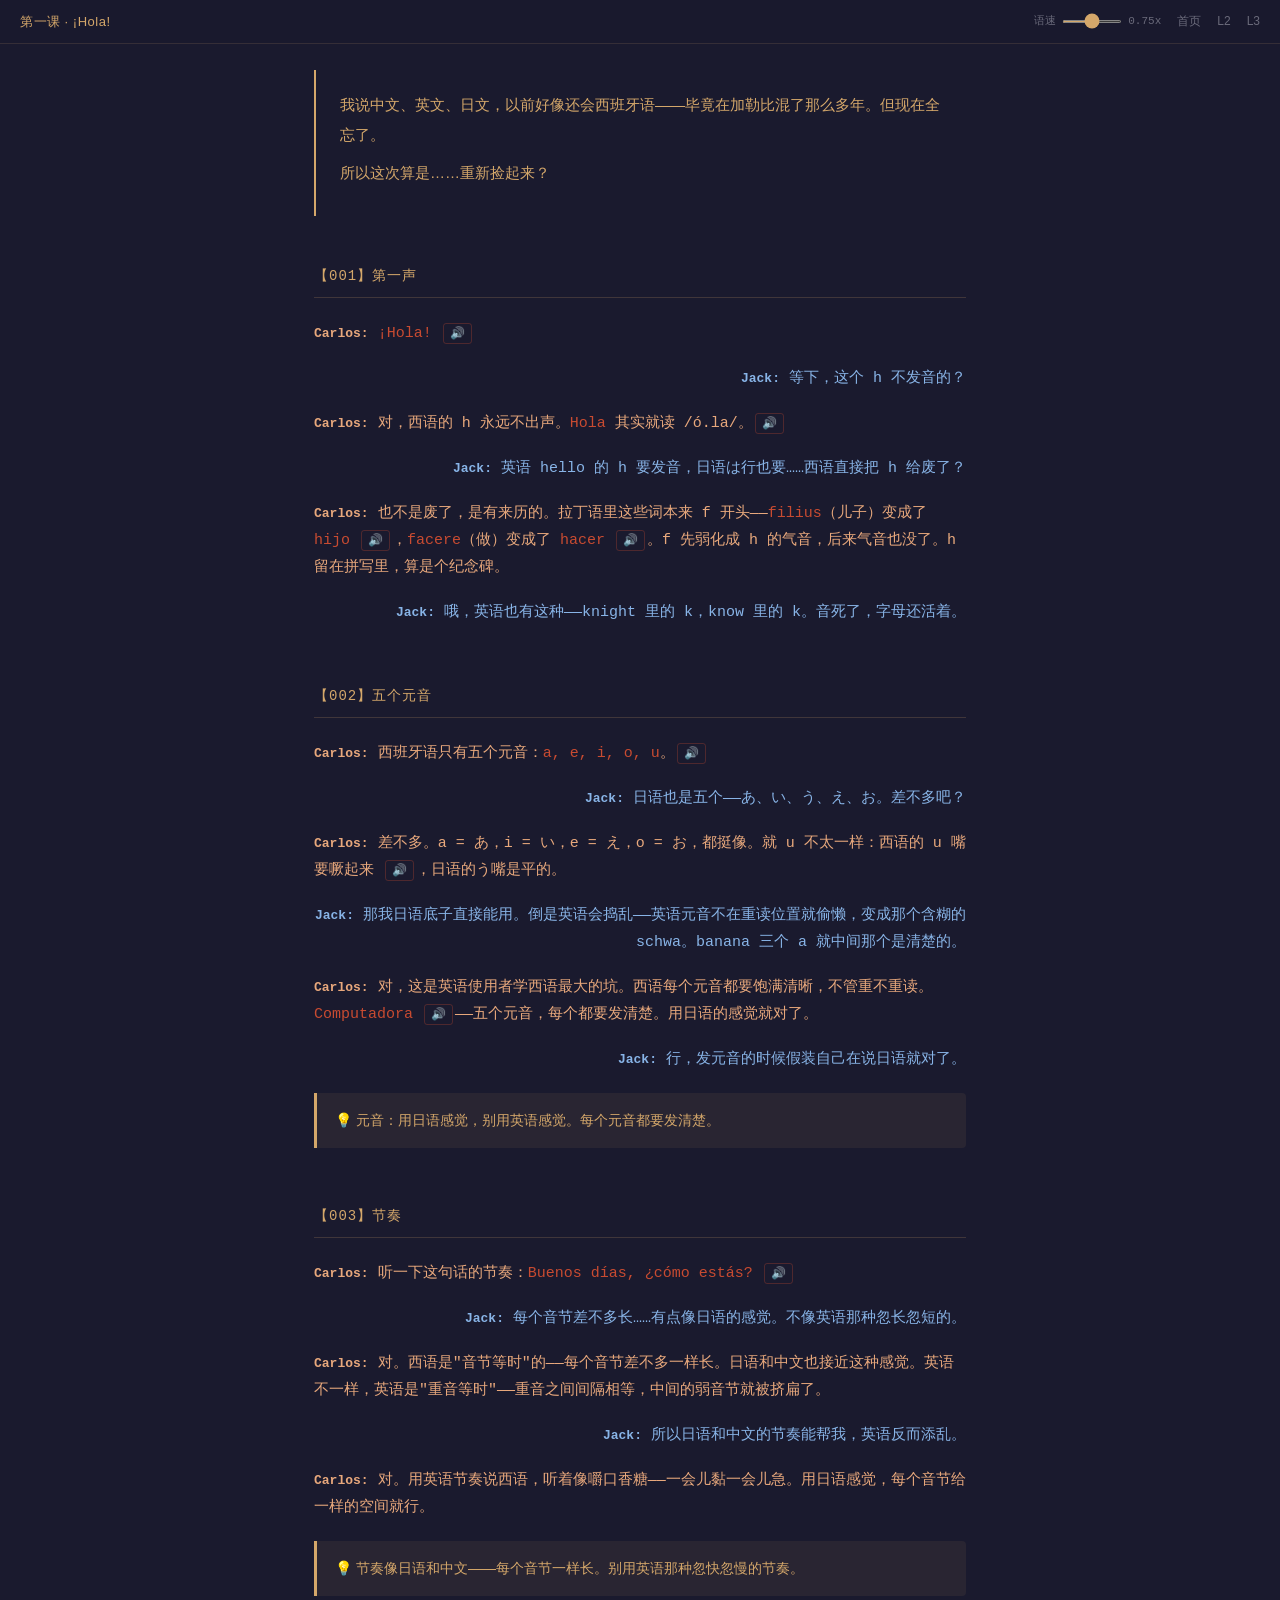
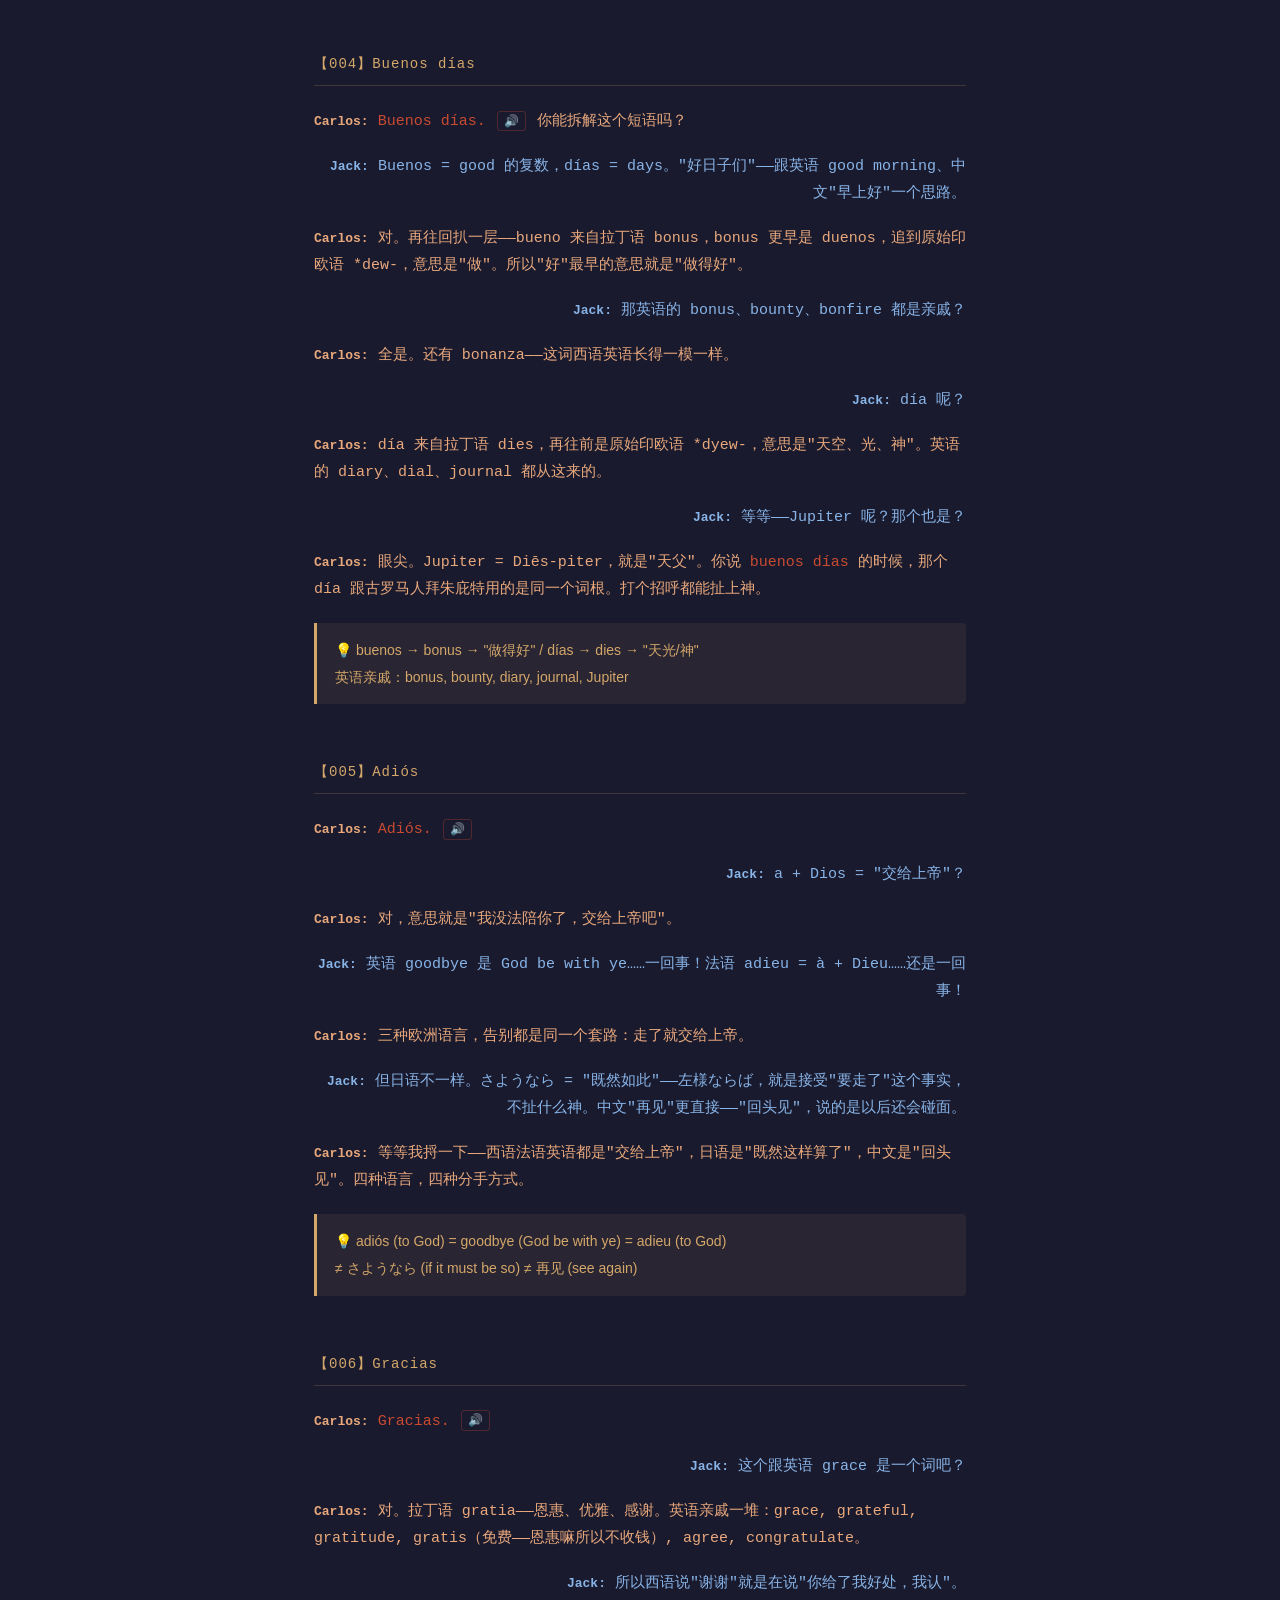
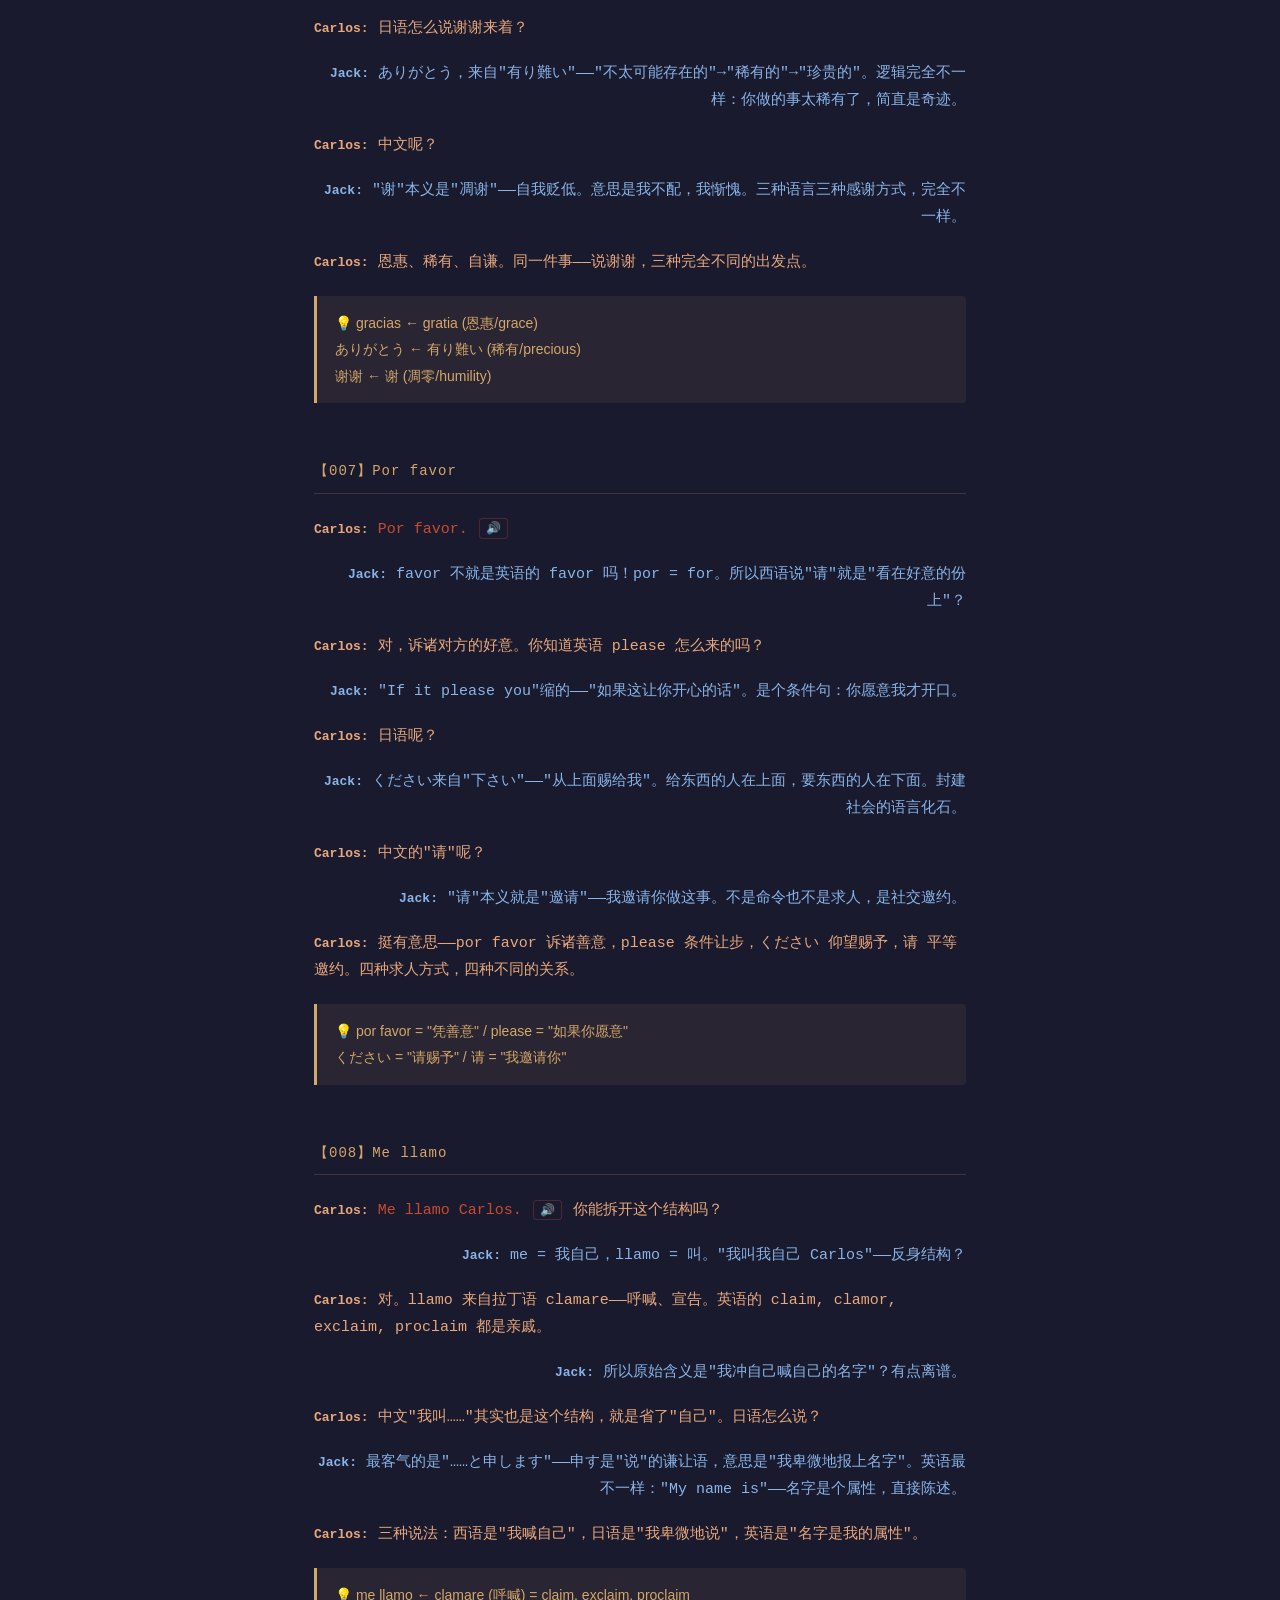
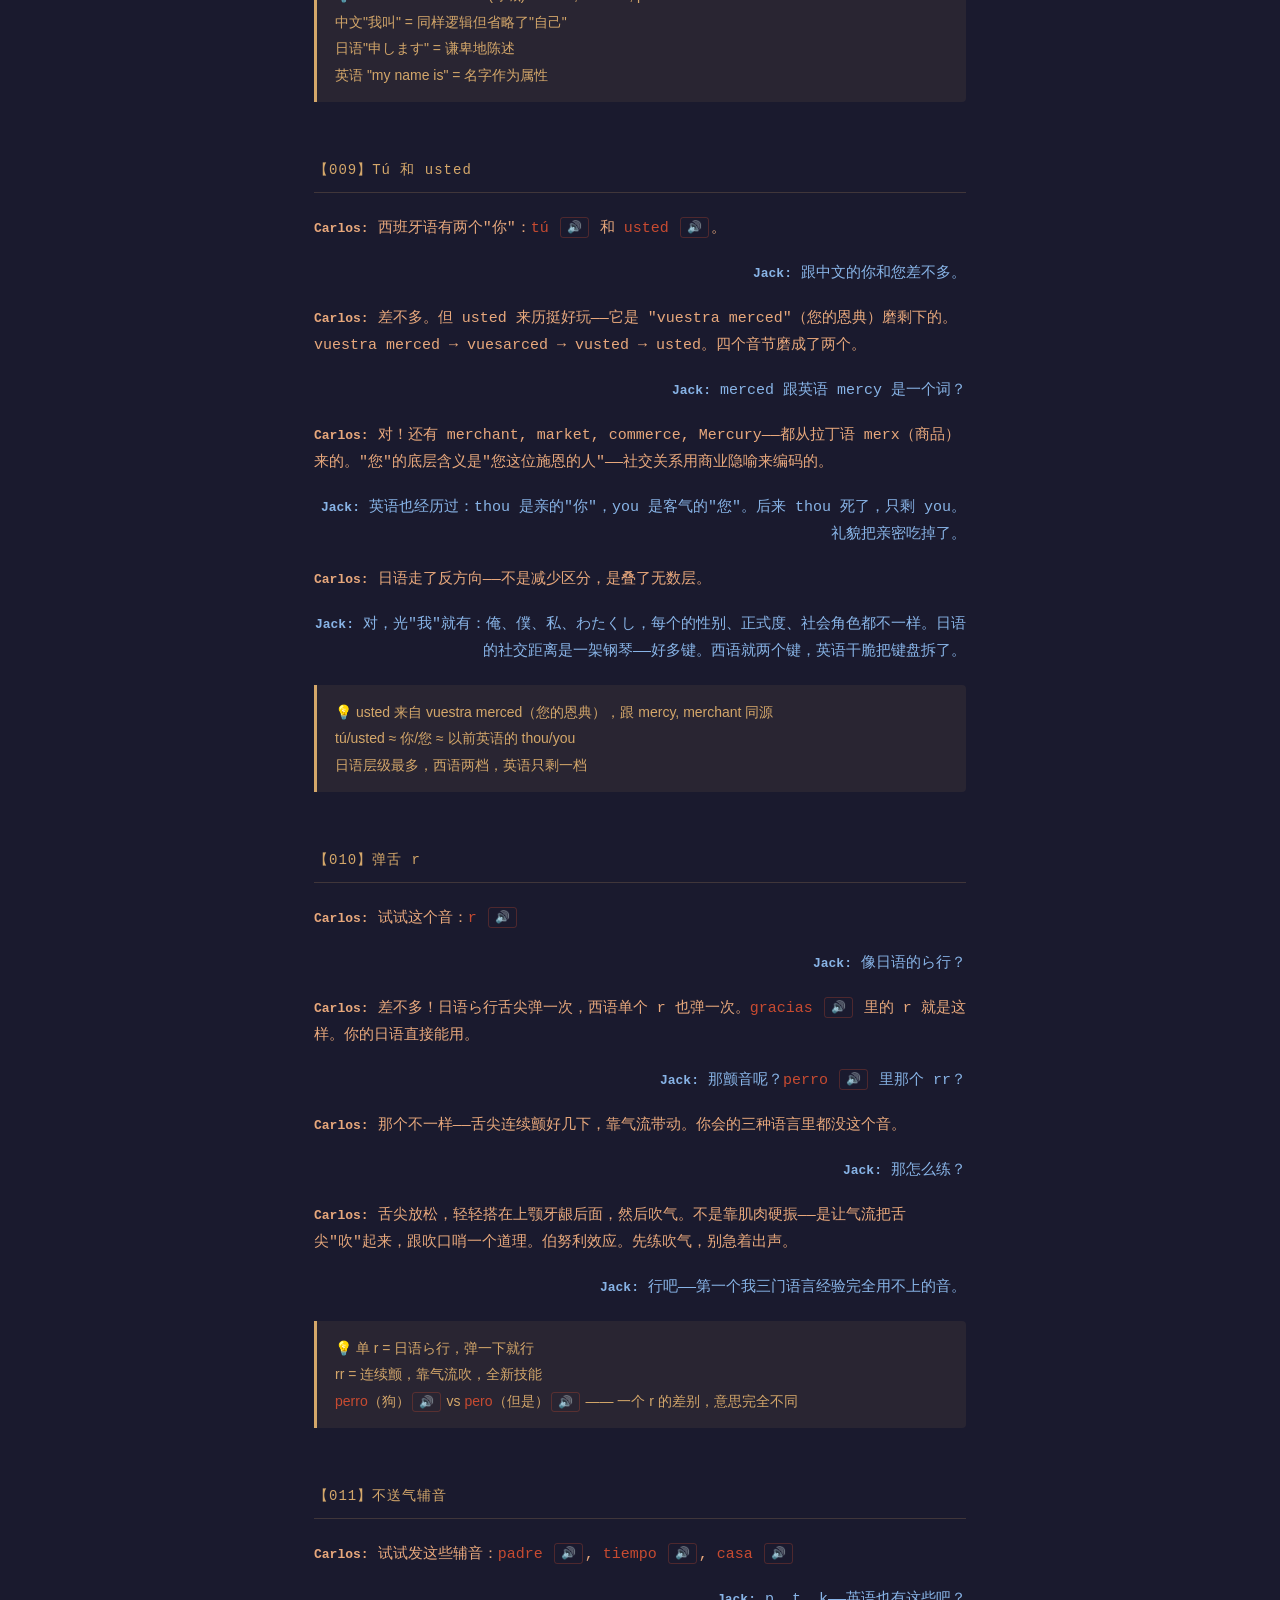
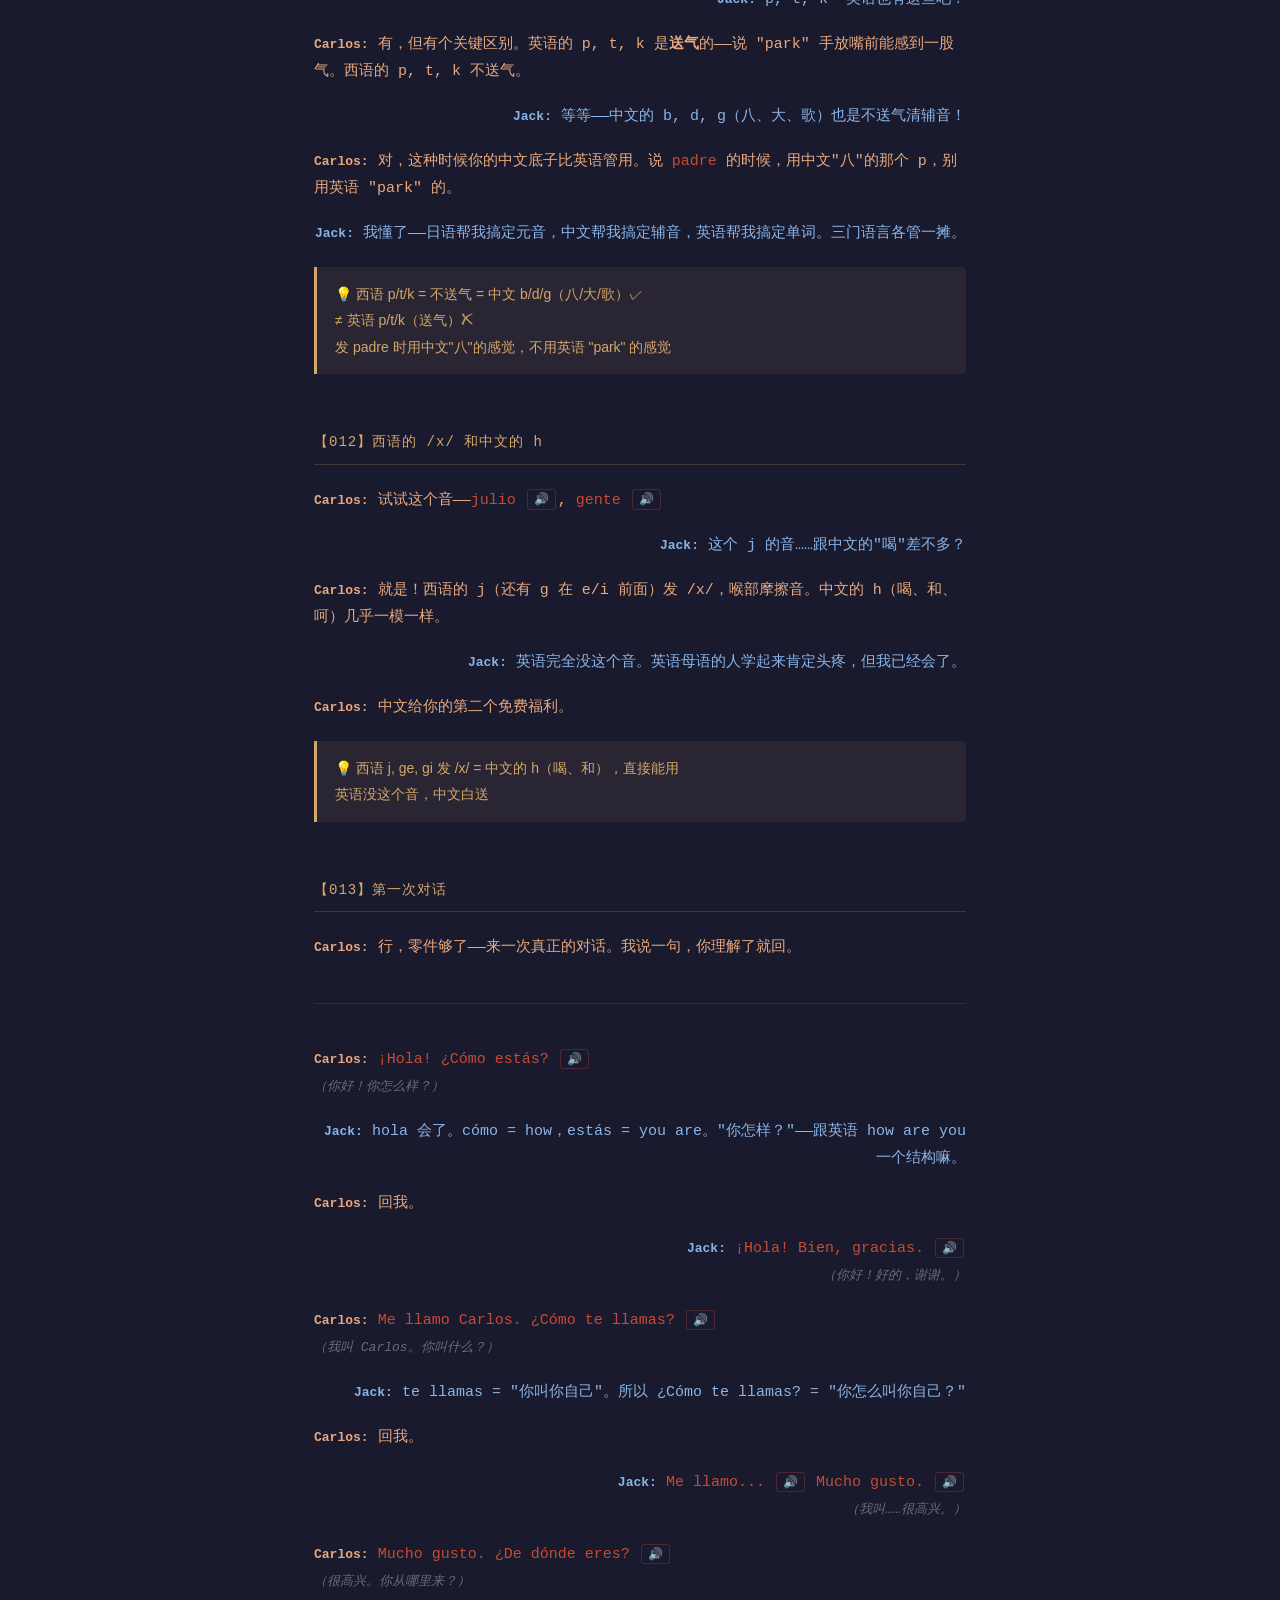
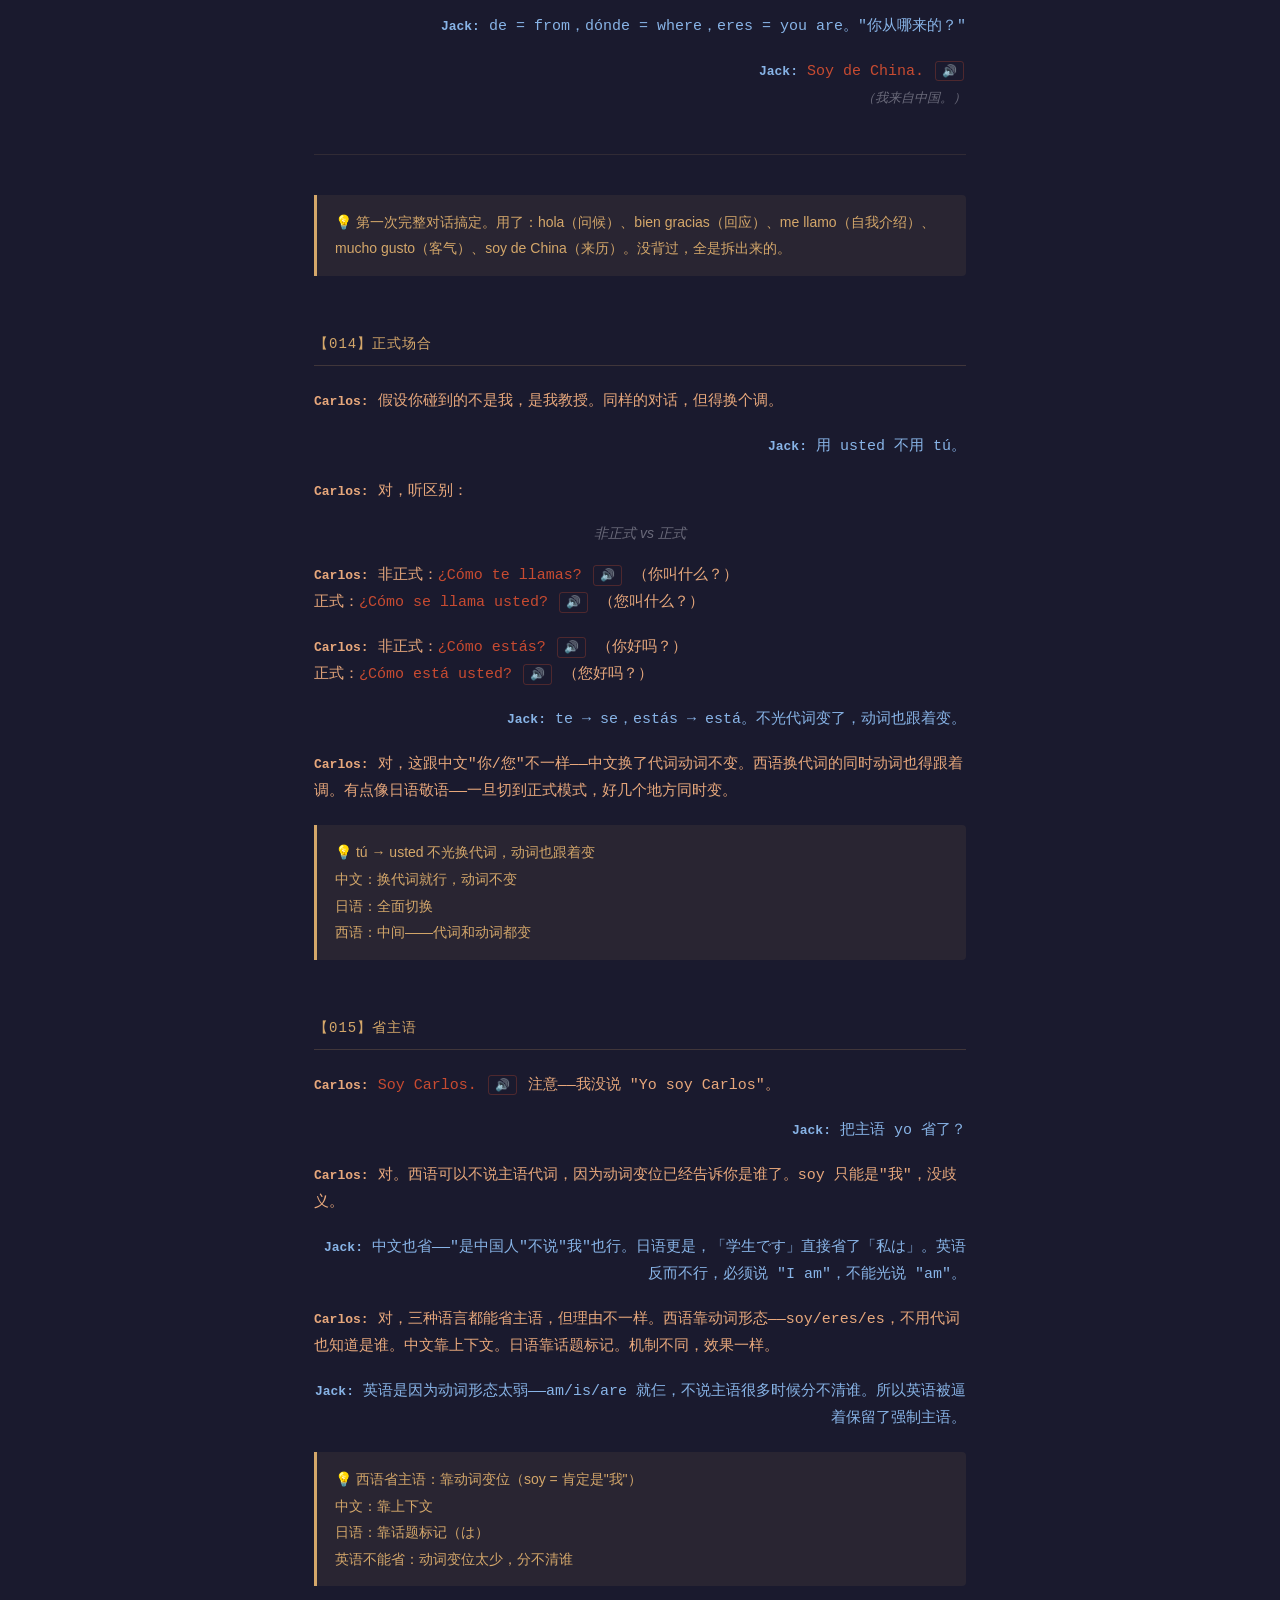
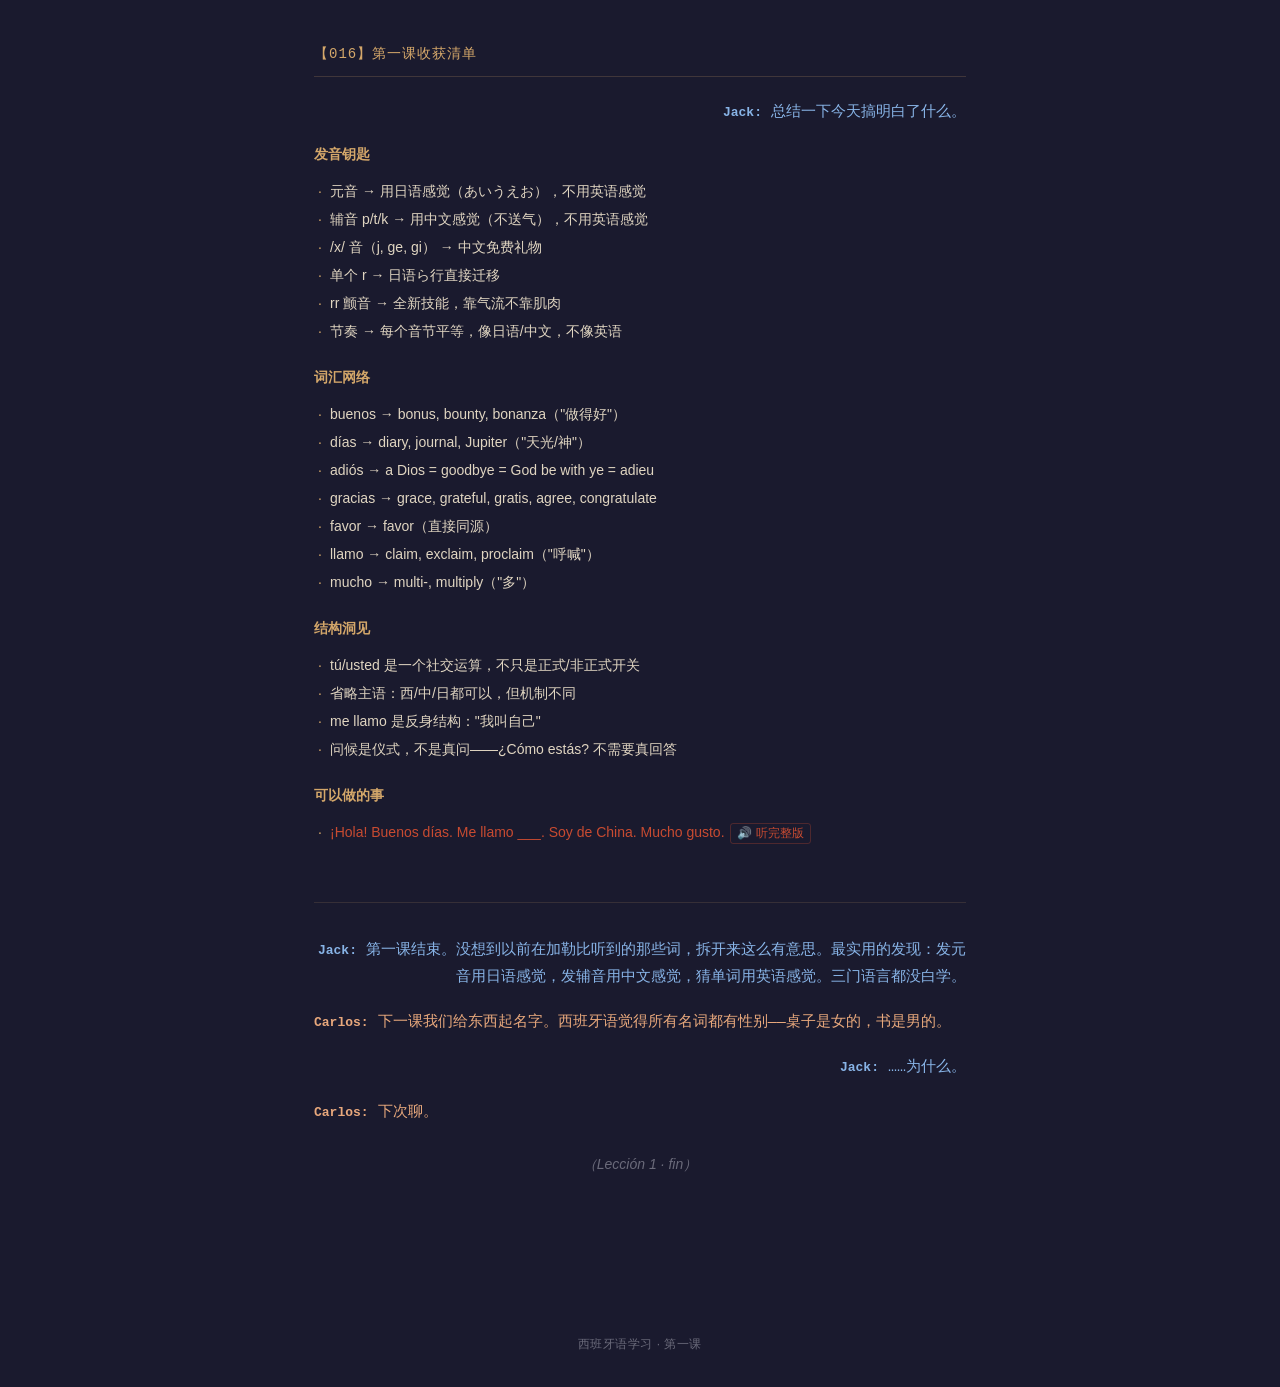
<file: leccion1.html>
<!DOCTYPE html>
<html lang="zh-CN">
<head>
<meta charset="UTF-8">
<meta name="viewport" content="width=device-width, initial-scale=1.0">
<title>西班牙语学习 · 第一课</title>
<style>
*,*::before,*::after{margin:0;padding:0;box-sizing:border-box}
html{scroll-behavior:smooth}
:root{
  --bg:#1a1a2e;--text:#e0d5c1;--gold:#d4a76a;--terracotta:#c84b31;
  --blue:#88b4e7;--orange:#e8a87c;--dim:#6a6a7a;
  --mono:"SF Mono","Fira Code","Cascadia Code",Menlo,monospace;
  --sans:-apple-system,BlinkMacSystemFont,"Segoe UI",sans-serif;
}
body{font-family:var(--mono);background:var(--bg);color:var(--text);line-height:1.8;font-size:15px;-webkit-font-smoothing:antialiased}

/* Top bar */
.topbar{position:fixed;top:0;left:0;right:0;height:44px;background:rgba(26,26,46,.92);backdrop-filter:blur(8px);-webkit-backdrop-filter:blur(8px);border-bottom:1px solid rgba(212,167,106,.15);display:flex;align-items:center;justify-content:space-between;padding:0 20px;z-index:100;font-size:13px}
.topbar-left{color:var(--gold);font-family:var(--sans);letter-spacing:.5px}
.topbar-right{display:flex;align-items:center;gap:16px}
.topbar-right a{color:var(--dim);text-decoration:none;font-family:var(--sans);font-size:12px;transition:color .2s}
.topbar-right a:hover{color:var(--gold)}
.speed-ctrl{display:flex;align-items:center;gap:6px;color:var(--dim);font-size:11px}
.speed-ctrl input[type=range]{width:60px;accent-color:var(--gold);height:3px}

/* Main container */
.container{max-width:700px;margin:0 auto;padding:70px 24px 60px}

/* Prologue */
.prologue{border-left:2px solid var(--gold);padding:20px 24px;margin-bottom:48px;opacity:0;transform:translateY(16px);transition:opacity .6s,transform .6s}
.prologue.visible{opacity:1;transform:translateY(0)}
.prologue p{color:var(--gold);font-family:var(--sans);font-size:15px;line-height:2;margin-bottom:8px}

/* Entry sections */
.entry{margin-bottom:56px;opacity:0;transform:translateY(20px);transition:opacity .6s ease,transform .6s ease}
.entry.visible{opacity:1;transform:translateY(0)}
.entry-header{color:var(--gold);font-size:14px;letter-spacing:1px;margin-bottom:20px;padding-bottom:8px;border-bottom:1px solid rgba(212,167,106,.2)}

/* Dialogue */
.line{margin-bottom:14px;padding:2px 0}
.line-carlos{text-align:left}
.line-carlos .speaker{color:var(--orange);font-weight:600;font-size:13px}
.line-carlos .content{color:var(--orange)}
.line-explorer{text-align:right}
.line-explorer .speaker{color:var(--blue);font-weight:600;font-size:13px}
.line-explorer .content{color:var(--blue)}

/* Spanish highlight */
.es{color:var(--terracotta);font-weight:500}

/* Audio button */
.speak-btn{background:none;border:1px solid rgba(200,75,49,.3);color:var(--terracotta);cursor:pointer;font-size:12px;padding:1px 6px;border-radius:3px;margin:0 2px;vertical-align:middle;transition:all .2s;font-family:var(--sans);line-height:1.4}
.speak-btn:hover{background:rgba(200,75,49,.15);border-color:var(--terracotta)}
.speak-btn:active{transform:scale(.95)}

/* Insight box */
.insight{background:rgba(212,167,106,.08);border-left:3px solid var(--gold);padding:14px 18px;margin:18px 0;border-radius:0 4px 4px 0;font-size:14px;color:var(--gold);line-height:1.9;font-family:var(--sans)}
.insight em{font-style:normal;color:var(--text);opacity:.8}

/* Narrative / stage direction */
.narrative{color:var(--dim);font-style:italic;text-align:center;margin:14px 0;font-size:14px;font-family:var(--sans)}

/* Divider */
.divider{border:none;border-top:1px solid rgba(212,167,106,.12);margin:40px 0}

/* Summary section */
.summary-group{margin:12px 0 20px}
.summary-group h4{color:var(--gold);font-size:14px;margin-bottom:10px;font-family:var(--sans);font-weight:600}
.summary-group ul{list-style:none;padding-left:0}
.summary-group li{color:var(--text);font-size:14px;line-height:2;font-family:var(--sans);padding-left:16px;position:relative}
.summary-group li::before{content:"·";position:absolute;left:4px;color:var(--gold)}

/* Epilogue */
.epilogue{border-top:1px solid rgba(212,167,106,.15);padding-top:32px;margin-top:48px}

/* Footer */
footer{text-align:center;padding:40px 0 32px;color:var(--dim);font-size:12px;font-family:var(--sans);letter-spacing:.5px}

/* Mobile */
@media(max-width:600px){
  body{font-size:14px}
  .container{padding:60px 16px 40px}
  .topbar{padding:0 12px;font-size:12px}
  .speed-ctrl input[type=range]{width:48px}
  .line-explorer,.line-carlos{text-align:left}
}

/* Print */
@media print{
  body{background:#fff;color:#222}
  .topbar{display:none}
  .speak-btn{display:none}
  .speed-ctrl{display:none}
  .es{color:#b33}
  .insight{border-left-color:#999;background:#f5f5f5;color:#555}
  .entry{opacity:1!important;transform:none!important}
  .prologue{opacity:1!important;transform:none!important}
}
</style>
</head>
<body>

<nav class="topbar">
  <div class="topbar-left">第一课 · ¡Hola!</div>
  <div class="topbar-right">
    <div class="speed-ctrl">
      <span>语速</span>
      <input type="range" min="50" max="100" value="75" id="speedSlider">
      <span id="speedVal">0.75x</span>
    </div>
    <a href="index.html">首页</a>
    <a href="leccion2.html">L2</a>
    <a href="leccion3.html">L3</a>
  </div>
</nav>

<main class="container">

<!-- Prologue -->
<section class="prologue">
  <p>我说中文、英文、日文，以前好像还会西班牙语——毕竟在加勒比混了那么多年。但现在全忘了。</p>
  <p>所以这次算是……重新捡起来？</p>
</section>

<!-- 001 -->
<section class="entry" id="e001">
<div class="entry-header">【001】第一声</div>

<div class="line line-carlos"><span class="speaker">Carlos:</span> <span class="content"><span class="es">¡Hola!</span> <button class="speak-btn" onclick="speak('¡Hola!')">🔊</button></span></div>

<div class="line line-explorer"><span class="speaker">Jack:</span> <span class="content">等下，这个 h 不发音的？</span></div>

<div class="line line-carlos"><span class="speaker">Carlos:</span> <span class="content">对，西语的 h 永远不出声。<span class="es">Hola</span> 其实就读 /ó.la/。<button class="speak-btn" onclick="speak('Hola')">🔊</button></span></div>

<div class="line line-explorer"><span class="speaker">Jack:</span> <span class="content">英语 hello 的 h 要发音，日语は行也要……西语直接把 h 给废了？</span></div>

<div class="line line-carlos"><span class="speaker">Carlos:</span> <span class="content">也不是废了，是有来历的。拉丁语里这些词本来 f 开头——<span class="es">filius</span>（儿子）变成了 <span class="es">hijo</span> <button class="speak-btn" onclick="speak('hijo')">🔊</button>，<span class="es">facere</span>（做）变成了 <span class="es">hacer</span> <button class="speak-btn" onclick="speak('hacer')">🔊</button>。f 先弱化成 h 的气音，后来气音也没了。h 留在拼写里，算是个纪念碑。</span></div>

<div class="line line-explorer"><span class="speaker">Jack:</span> <span class="content">哦，英语也有这种——knight 里的 k，know 里的 k。音死了，字母还活着。</span></div>
</section>

<!-- 002 -->
<section class="entry" id="e002">
<div class="entry-header">【002】五个元音</div>

<div class="line line-carlos"><span class="speaker">Carlos:</span> <span class="content">西班牙语只有五个元音：<span class="es">a, e, i, o, u</span>。<button class="speak-btn" onclick="speak('a, e, i, o, u')">🔊</button></span></div>

<div class="line line-explorer"><span class="speaker">Jack:</span> <span class="content">日语也是五个——あ、い、う、え、お。差不多吧？</span></div>

<div class="line line-carlos"><span class="speaker">Carlos:</span> <span class="content">差不多。a = あ，i = い，e = え，o = お，都挺像。就 u 不太一样：西语的 u 嘴要噘起来 <button class="speak-btn" onclick="speak('u')">🔊</button>，日语的う嘴是平的。</span></div>

<div class="line line-explorer"><span class="speaker">Jack:</span> <span class="content">那我日语底子直接能用。倒是英语会捣乱——英语元音不在重读位置就偷懒，变成那个含糊的 schwa。banana 三个 a 就中间那个是清楚的。</span></div>

<div class="line line-carlos"><span class="speaker">Carlos:</span> <span class="content">对，这是英语使用者学西语最大的坑。西语每个元音都要饱满清晰，不管重不重读。<span class="es">Computadora</span> <button class="speak-btn" onclick="speak('Computadora')">🔊</button>——五个元音，每个都要发清楚。用日语的感觉就对了。</span></div>

<div class="line line-explorer"><span class="speaker">Jack:</span> <span class="content">行，发元音的时候假装自己在说日语就对了。</span></div>

<div class="insight">💡 元音：用日语感觉，别用英语感觉。每个元音都要发清楚。</div>
</section>

<!-- 003 -->
<section class="entry" id="e003">
<div class="entry-header">【003】节奏</div>

<div class="line line-carlos"><span class="speaker">Carlos:</span> <span class="content">听一下这句话的节奏：<span class="es">Buenos días, ¿cómo estás?</span> <button class="speak-btn" onclick="speak('Buenos días, ¿cómo estás?')">🔊</button></span></div>

<div class="line line-explorer"><span class="speaker">Jack:</span> <span class="content">每个音节差不多长……有点像日语的感觉。不像英语那种忽长忽短的。</span></div>

<div class="line line-carlos"><span class="speaker">Carlos:</span> <span class="content">对。西语是"音节等时"的——每个音节差不多一样长。日语和中文也接近这种感觉。英语不一样，英语是"重音等时"——重音之间间隔相等，中间的弱音节就被挤扁了。</span></div>

<div class="line line-explorer"><span class="speaker">Jack:</span> <span class="content">所以日语和中文的节奏能帮我，英语反而添乱。</span></div>

<div class="line line-carlos"><span class="speaker">Carlos:</span> <span class="content">对。用英语节奏说西语，听着像嚼口香糖——一会儿黏一会儿急。用日语感觉，每个音节给一样的空间就行。</span></div>

<div class="insight">💡 节奏像日语和中文——每个音节一样长。别用英语那种忽快忽慢的节奏。</div>
</section>

<!-- 004 -->
<section class="entry" id="e004">
<div class="entry-header">【004】Buenos días</div>

<div class="line line-carlos"><span class="speaker">Carlos:</span> <span class="content"><span class="es">Buenos días.</span> <button class="speak-btn" onclick="speak('Buenos días')">🔊</button> 你能拆解这个短语吗？</span></div>

<div class="line line-explorer"><span class="speaker">Jack:</span> <span class="content">Buenos = good 的复数，días = days。"好日子们"——跟英语 good morning、中文"早上好"一个思路。</span></div>

<div class="line line-carlos"><span class="speaker">Carlos:</span> <span class="content">对。再往回扒一层——bueno 来自拉丁语 bonus，bonus 更早是 duenos，追到原始印欧语 *dew-，意思是"做"。所以"好"最早的意思就是"做得好"。</span></div>

<div class="line line-explorer"><span class="speaker">Jack:</span> <span class="content">那英语的 bonus、bounty、bonfire 都是亲戚？</span></div>

<div class="line line-carlos"><span class="speaker">Carlos:</span> <span class="content">全是。还有 bonanza——这词西语英语长得一模一样。</span></div>

<div class="line line-explorer"><span class="speaker">Jack:</span> <span class="content">día 呢？</span></div>

<div class="line line-carlos"><span class="speaker">Carlos:</span> <span class="content">día 来自拉丁语 dies，再往前是原始印欧语 *dyew-，意思是"天空、光、神"。英语的 diary、dial、journal 都从这来的。</span></div>

<div class="line line-explorer"><span class="speaker">Jack:</span> <span class="content">等等——Jupiter 呢？那个也是？</span></div>

<div class="line line-carlos"><span class="speaker">Carlos:</span> <span class="content">眼尖。Jupiter = Diēs-piter，就是"天父"。你说 <span class="es">buenos días</span> 的时候，那个 día 跟古罗马人拜朱庇特用的是同一个词根。打个招呼都能扯上神。</span></div>

<div class="insight">💡 buenos → bonus → "做得好" / días → dies → "天光/神"<br>英语亲戚：bonus, bounty, diary, journal, Jupiter</div>
</section>

<!-- 005 -->
<section class="entry" id="e005">
<div class="entry-header">【005】Adiós</div>

<div class="line line-carlos"><span class="speaker">Carlos:</span> <span class="content"><span class="es">Adiós.</span> <button class="speak-btn" onclick="speak('Adiós')">🔊</button></span></div>

<div class="line line-explorer"><span class="speaker">Jack:</span> <span class="content">a + Dios = "交给上帝"？</span></div>

<div class="line line-carlos"><span class="speaker">Carlos:</span> <span class="content">对，意思就是"我没法陪你了，交给上帝吧"。</span></div>

<div class="line line-explorer"><span class="speaker">Jack:</span> <span class="content">英语 goodbye 是 God be with ye……一回事！法语 adieu = à + Dieu……还是一回事！</span></div>

<div class="line line-carlos"><span class="speaker">Carlos:</span> <span class="content">三种欧洲语言，告别都是同一个套路：走了就交给上帝。</span></div>

<div class="line line-explorer"><span class="speaker">Jack:</span> <span class="content">但日语不一样。さようなら = "既然如此"——左様ならば，就是接受"要走了"这个事实，不扯什么神。中文"再见"更直接——"回头见"，说的是以后还会碰面。</span></div>

<div class="line line-carlos"><span class="speaker">Carlos:</span> <span class="content">等等我捋一下——西语法语英语都是"交给上帝"，日语是"既然这样算了"，中文是"回头见"。四种语言，四种分手方式。</span></div>

<div class="insight">💡 adiós (to God) = goodbye (God be with ye) = adieu (to God)<br>≠ さようなら (if it must be so) ≠ 再见 (see again)</div>
</section>

<!-- 006 -->
<section class="entry" id="e006">
<div class="entry-header">【006】Gracias</div>

<div class="line line-carlos"><span class="speaker">Carlos:</span> <span class="content"><span class="es">Gracias.</span> <button class="speak-btn" onclick="speak('Gracias')">🔊</button></span></div>

<div class="line line-explorer"><span class="speaker">Jack:</span> <span class="content">这个跟英语 grace 是一个词吧？</span></div>

<div class="line line-carlos"><span class="speaker">Carlos:</span> <span class="content">对。拉丁语 gratia——恩惠、优雅、感谢。英语亲戚一堆：grace, grateful, gratitude, gratis（免费——恩惠嘛所以不收钱）, agree, congratulate。</span></div>

<div class="line line-explorer"><span class="speaker">Jack:</span> <span class="content">所以西语说"谢谢"就是在说"你给了我好处，我认"。</span></div>

<div class="line line-carlos"><span class="speaker">Carlos:</span> <span class="content">日语怎么说谢谢来着？</span></div>

<div class="line line-explorer"><span class="speaker">Jack:</span> <span class="content">ありがとう，来自"有り難い"——"不太可能存在的"→"稀有的"→"珍贵的"。逻辑完全不一样：你做的事太稀有了，简直是奇迹。</span></div>

<div class="line line-carlos"><span class="speaker">Carlos:</span> <span class="content">中文呢？</span></div>

<div class="line line-explorer"><span class="speaker">Jack:</span> <span class="content">"谢"本义是"凋谢"——自我贬低。意思是我不配，我惭愧。三种语言三种感谢方式，完全不一样。</span></div>

<div class="line line-carlos"><span class="speaker">Carlos:</span> <span class="content">恩惠、稀有、自谦。同一件事——说谢谢，三种完全不同的出发点。</span></div>

<div class="insight">💡 gracias ← gratia (恩惠/grace)<br>ありがとう ← 有り難い (稀有/precious)<br>谢谢 ← 谢 (凋零/humility)</div>
</section>

<!-- 007 -->
<section class="entry" id="e007">
<div class="entry-header">【007】Por favor</div>

<div class="line line-carlos"><span class="speaker">Carlos:</span> <span class="content"><span class="es">Por favor.</span> <button class="speak-btn" onclick="speak('Por favor')">🔊</button></span></div>

<div class="line line-explorer"><span class="speaker">Jack:</span> <span class="content">favor 不就是英语的 favor 吗！por = for。所以西语说"请"就是"看在好意的份上"？</span></div>

<div class="line line-carlos"><span class="speaker">Carlos:</span> <span class="content">对，诉诸对方的好意。你知道英语 please 怎么来的吗？</span></div>

<div class="line line-explorer"><span class="speaker">Jack:</span> <span class="content">"If it please you"缩的——"如果这让你开心的话"。是个条件句：你愿意我才开口。</span></div>

<div class="line line-carlos"><span class="speaker">Carlos:</span> <span class="content">日语呢？</span></div>

<div class="line line-explorer"><span class="speaker">Jack:</span> <span class="content">ください来自"下さい"——"从上面赐给我"。给东西的人在上面，要东西的人在下面。封建社会的语言化石。</span></div>

<div class="line line-carlos"><span class="speaker">Carlos:</span> <span class="content">中文的"请"呢？</span></div>

<div class="line line-explorer"><span class="speaker">Jack:</span> <span class="content">"请"本义就是"邀请"——我邀请你做这事。不是命令也不是求人，是社交邀约。</span></div>

<div class="line line-carlos"><span class="speaker">Carlos:</span> <span class="content">挺有意思——por favor 诉诸善意，please 条件让步，ください 仰望赐予，请 平等邀约。四种求人方式，四种不同的关系。</span></div>

<div class="insight">💡 por favor = "凭善意" / please = "如果你愿意"<br>ください = "请赐予" / 请 = "我邀请你"</div>
</section>

<!-- 008 -->
<section class="entry" id="e008">
<div class="entry-header">【008】Me llamo</div>

<div class="line line-carlos"><span class="speaker">Carlos:</span> <span class="content"><span class="es">Me llamo Carlos.</span> <button class="speak-btn" onclick="speak('Me llamo Carlos')">🔊</button> 你能拆开这个结构吗？</span></div>

<div class="line line-explorer"><span class="speaker">Jack:</span> <span class="content">me = 我自己，llamo = 叫。"我叫我自己 Carlos"——反身结构？</span></div>

<div class="line line-carlos"><span class="speaker">Carlos:</span> <span class="content">对。llamo 来自拉丁语 clamare——呼喊、宣告。英语的 claim, clamor, exclaim, proclaim 都是亲戚。</span></div>

<div class="line line-explorer"><span class="speaker">Jack:</span> <span class="content">所以原始含义是"我冲自己喊自己的名字"？有点离谱。</span></div>

<div class="line line-carlos"><span class="speaker">Carlos:</span> <span class="content">中文"我叫……"其实也是这个结构，就是省了"自己"。日语怎么说？</span></div>

<div class="line line-explorer"><span class="speaker">Jack:</span> <span class="content">最客气的是"……と申します"——申す是"说"的谦让语，意思是"我卑微地报上名字"。英语最不一样："My name is"——名字是个属性，直接陈述。</span></div>

<div class="line line-carlos"><span class="speaker">Carlos:</span> <span class="content">三种说法：西语是"我喊自己"，日语是"我卑微地说"，英语是"名字是我的属性"。</span></div>

<div class="insight">💡 me llamo ← clamare (呼喊) = claim, exclaim, proclaim<br>中文"我叫" = 同样逻辑但省略了"自己"<br>日语"申します" = 谦卑地陈述<br>英语 "my name is" = 名字作为属性</div>
</section>

<!-- 009 -->
<section class="entry" id="e009">
<div class="entry-header">【009】Tú 和 usted</div>

<div class="line line-carlos"><span class="speaker">Carlos:</span> <span class="content">西班牙语有两个"你"：<span class="es">tú</span> <button class="speak-btn" onclick="speak('tú')">🔊</button> 和 <span class="es">usted</span> <button class="speak-btn" onclick="speak('usted')">🔊</button>。</span></div>

<div class="line line-explorer"><span class="speaker">Jack:</span> <span class="content">跟中文的你和您差不多。</span></div>

<div class="line line-carlos"><span class="speaker">Carlos:</span> <span class="content">差不多。但 usted 来历挺好玩——它是 "vuestra merced"（您的恩典）磨剩下的。vuestra merced → vuesarced → vusted → usted。四个音节磨成了两个。</span></div>

<div class="line line-explorer"><span class="speaker">Jack:</span> <span class="content">merced 跟英语 mercy 是一个词？</span></div>

<div class="line line-carlos"><span class="speaker">Carlos:</span> <span class="content">对！还有 merchant, market, commerce, Mercury——都从拉丁语 merx（商品）来的。"您"的底层含义是"您这位施恩的人"——社交关系用商业隐喻来编码的。</span></div>

<div class="line line-explorer"><span class="speaker">Jack:</span> <span class="content">英语也经历过：thou 是亲的"你"，you 是客气的"您"。后来 thou 死了，只剩 you。礼貌把亲密吃掉了。</span></div>

<div class="line line-carlos"><span class="speaker">Carlos:</span> <span class="content">日语走了反方向——不是减少区分，是叠了无数层。</span></div>

<div class="line line-explorer"><span class="speaker">Jack:</span> <span class="content">对，光"我"就有：俺、僕、私、わたくし，每个的性别、正式度、社会角色都不一样。日语的社交距离是一架钢琴——好多键。西语就两个键，英语干脆把键盘拆了。</span></div>

<div class="insight">💡 usted 来自 vuestra merced（您的恩典），跟 mercy, merchant 同源<br>tú/usted ≈ 你/您 ≈ 以前英语的 thou/you<br>日语层级最多，西语两档，英语只剩一档</div>
</section>

<!-- 010 -->
<section class="entry" id="e010">
<div class="entry-header">【010】弹舌 r</div>

<div class="line line-carlos"><span class="speaker">Carlos:</span> <span class="content">试试这个音：<span class="es">r</span> <button class="speak-btn" onclick="speak('ere')">🔊</button></span></div>

<div class="line line-explorer"><span class="speaker">Jack:</span> <span class="content">像日语的ら行？</span></div>

<div class="line line-carlos"><span class="speaker">Carlos:</span> <span class="content">差不多！日语ら行舌尖弹一次，西语单个 r 也弹一次。<span class="es">gracias</span> <button class="speak-btn" onclick="speak('gracias')">🔊</button> 里的 r 就是这样。你的日语直接能用。</span></div>

<div class="line line-explorer"><span class="speaker">Jack:</span> <span class="content">那颤音呢？<span class="es">perro</span> <button class="speak-btn" onclick="speak('perro')">🔊</button> 里那个 rr？</span></div>

<div class="line line-carlos"><span class="speaker">Carlos:</span> <span class="content">那个不一样——舌尖连续颤好几下，靠气流带动。你会的三种语言里都没这个音。</span></div>

<div class="line line-explorer"><span class="speaker">Jack:</span> <span class="content">那怎么练？</span></div>

<div class="line line-carlos"><span class="speaker">Carlos:</span> <span class="content">舌尖放松，轻轻搭在上颚牙龈后面，然后吹气。不是靠肌肉硬振——是让气流把舌尖"吹"起来，跟吹口哨一个道理。伯努利效应。先练吹气，别急着出声。</span></div>

<div class="line line-explorer"><span class="speaker">Jack:</span> <span class="content">行吧——第一个我三门语言经验完全用不上的音。</span></div>

<div class="insight">💡 单 r = 日语ら行，弹一下就行<br>rr = 连续颤，靠气流吹，全新技能<br><span class="es">perro</span>（狗）<button class="speak-btn" onclick="speak('perro')">🔊</button> vs <span class="es">pero</span>（但是）<button class="speak-btn" onclick="speak('pero')">🔊</button> —— 一个 r 的差别，意思完全不同</div>
</section>

<!-- 011 -->
<section class="entry" id="e011">
<div class="entry-header">【011】不送气辅音</div>

<div class="line line-carlos"><span class="speaker">Carlos:</span> <span class="content">试试发这些辅音：<span class="es">padre</span> <button class="speak-btn" onclick="speak('padre')">🔊</button>, <span class="es">tiempo</span> <button class="speak-btn" onclick="speak('tiempo')">🔊</button>, <span class="es">casa</span> <button class="speak-btn" onclick="speak('casa')">🔊</button></span></div>

<div class="line line-explorer"><span class="speaker">Jack:</span> <span class="content">p, t, k——英语也有这些吧？</span></div>

<div class="line line-carlos"><span class="speaker">Carlos:</span> <span class="content">有，但有个关键区别。英语的 p, t, k 是<strong>送气</strong>的——说 "park" 手放嘴前能感到一股气。西语的 p, t, k 不送气。</span></div>

<div class="line line-explorer"><span class="speaker">Jack:</span> <span class="content">等等——中文的 b, d, g（八、大、歌）也是不送气清辅音！</span></div>

<div class="line line-carlos"><span class="speaker">Carlos:</span> <span class="content">对，这种时候你的中文底子比英语管用。说 <span class="es">padre</span> 的时候，用中文"八"的那个 p，别用英语 "park" 的。</span></div>

<div class="line line-explorer"><span class="speaker">Jack:</span> <span class="content">我懂了——日语帮我搞定元音，中文帮我搞定辅音，英语帮我搞定单词。三门语言各管一摊。</span></div>

<div class="insight">💡 西语 p/t/k = 不送气 = 中文 b/d/g（八/大/歌）✓<br>≠ 英语 p/t/k（送气）✗<br>发 padre 时用中文"八"的感觉，不用英语 "park" 的感觉</div>
</section>

<!-- 012 -->
<section class="entry" id="e012">
<div class="entry-header">【012】西语的 /x/ 和中文的 h</div>

<div class="line line-carlos"><span class="speaker">Carlos:</span> <span class="content">试试这个音——<span class="es">julio</span> <button class="speak-btn" onclick="speak('julio')">🔊</button>, <span class="es">gente</span> <button class="speak-btn" onclick="speak('gente')">🔊</button></span></div>

<div class="line line-explorer"><span class="speaker">Jack:</span> <span class="content">这个 j 的音……跟中文的"喝"差不多？</span></div>

<div class="line line-carlos"><span class="speaker">Carlos:</span> <span class="content">就是！西语的 j（还有 g 在 e/i 前面）发 /x/，喉部摩擦音。中文的 h（喝、和、呵）几乎一模一样。</span></div>

<div class="line line-explorer"><span class="speaker">Jack:</span> <span class="content">英语完全没这个音。英语母语的人学起来肯定头疼，但我已经会了。</span></div>

<div class="line line-carlos"><span class="speaker">Carlos:</span> <span class="content">中文给你的第二个免费福利。</span></div>

<div class="insight">💡 西语 j, ge, gi 发 /x/ = 中文的 h（喝、和），直接能用<br>英语没这个音，中文白送</div>
</section>

<!-- 013 -->
<section class="entry" id="e013">
<div class="entry-header">【013】第一次对话</div>

<div class="line line-carlos"><span class="speaker">Carlos:</span> <span class="content">行，零件够了——来一次真正的对话。我说一句，你理解了就回。</span></div>

<hr class="divider">

<div class="line line-carlos"><span class="speaker">Carlos:</span> <span class="content"><span class="es">¡Hola! ¿Cómo estás?</span> <button class="speak-btn" onclick="speak('¡Hola! ¿Cómo estás?')">🔊</button><br><em style="color:var(--dim);font-size:13px">（你好！你怎么样？）</em></span></div>

<div class="line line-explorer"><span class="speaker">Jack:</span> <span class="content">hola 会了。cómo = how，estás = you are。"你怎样？"——跟英语 how are you 一个结构嘛。</span></div>

<div class="line line-carlos"><span class="speaker">Carlos:</span> <span class="content">回我。</span></div>

<div class="line line-explorer"><span class="speaker">Jack:</span> <span class="content"><span class="es">¡Hola! Bien, gracias.</span> <button class="speak-btn" onclick="speak('¡Hola! Bien, gracias.')">🔊</button><br><em style="color:var(--dim);font-size:13px">（你好！好的，谢谢。）</em></span></div>

<div class="line line-carlos"><span class="speaker">Carlos:</span> <span class="content"><span class="es">Me llamo Carlos. ¿Cómo te llamas?</span> <button class="speak-btn" onclick="speak('Me llamo Carlos. ¿Cómo te llamas?')">🔊</button><br><em style="color:var(--dim);font-size:13px">（我叫 Carlos。你叫什么？）</em></span></div>

<div class="line line-explorer"><span class="speaker">Jack:</span> <span class="content">te llamas = "你叫你自己"。所以 ¿Cómo te llamas? = "你怎么叫你自己？"</span></div>

<div class="line line-carlos"><span class="speaker">Carlos:</span> <span class="content">回我。</span></div>

<div class="line line-explorer"><span class="speaker">Jack:</span> <span class="content"><span class="es">Me llamo...</span> <button class="speak-btn" onclick="speak('Me llamo')">🔊</button> <span class="es">Mucho gusto.</span> <button class="speak-btn" onclick="speak('Mucho gusto')">🔊</button><br><em style="color:var(--dim);font-size:13px">（我叫……很高兴。）</em></span></div>

<div class="line line-carlos"><span class="speaker">Carlos:</span> <span class="content"><span class="es">Mucho gusto. ¿De dónde eres?</span> <button class="speak-btn" onclick="speak('Mucho gusto. ¿De dónde eres?')">🔊</button><br><em style="color:var(--dim);font-size:13px">（很高兴。你从哪里来？）</em></span></div>

<div class="line line-explorer"><span class="speaker">Jack:</span> <span class="content">de = from，dónde = where，eres = you are。"你从哪来的？"</span></div>

<div class="line line-explorer"><span class="speaker">Jack:</span> <span class="content"><span class="es">Soy de China.</span> <button class="speak-btn" onclick="speak('Soy de China')">🔊</button><br><em style="color:var(--dim);font-size:13px">（我来自中国。）</em></span></div>

<hr class="divider">

<div class="insight">💡 第一次完整对话搞定。用了：hola（问候）、bien gracias（回应）、me llamo（自我介绍）、mucho gusto（客气）、soy de China（来历）。没背过，全是拆出来的。</div>
</section>

<!-- 014 -->
<section class="entry" id="e014">
<div class="entry-header">【014】正式场合</div>

<div class="line line-carlos"><span class="speaker">Carlos:</span> <span class="content">假设你碰到的不是我，是我教授。同样的对话，但得换个调。</span></div>

<div class="line line-explorer"><span class="speaker">Jack:</span> <span class="content">用 usted 不用 tú。</span></div>

<div class="line line-carlos"><span class="speaker">Carlos:</span> <span class="content">对，听区别：</span></div>

<div class="narrative">非正式 vs 正式</div>

<div class="line line-carlos"><span class="speaker">Carlos:</span> <span class="content">非正式：<span class="es">¿Cómo te llamas?</span> <button class="speak-btn" onclick="speak('¿Cómo te llamas?')">🔊</button> （你叫什么？）<br>正式：<span class="es">¿Cómo se llama usted?</span> <button class="speak-btn" onclick="speak('¿Cómo se llama usted?')">🔊</button> （您叫什么？）</span></div>

<div class="line line-carlos"><span class="speaker">Carlos:</span> <span class="content">非正式：<span class="es">¿Cómo estás?</span> <button class="speak-btn" onclick="speak('¿Cómo estás?')">🔊</button> （你好吗？）<br>正式：<span class="es">¿Cómo está usted?</span> <button class="speak-btn" onclick="speak('¿Cómo está usted?')">🔊</button> （您好吗？）</span></div>

<div class="line line-explorer"><span class="speaker">Jack:</span> <span class="content">te → se，estás → está。不光代词变了，动词也跟着变。</span></div>

<div class="line line-carlos"><span class="speaker">Carlos:</span> <span class="content">对，这跟中文"你/您"不一样——中文换了代词动词不变。西语换代词的同时动词也得跟着调。有点像日语敬语——一旦切到正式模式，好几个地方同时变。</span></div>

<div class="insight">💡 tú → usted 不光换代词，动词也跟着变<br>中文：换代词就行，动词不变<br>日语：全面切换<br>西语：中间——代词和动词都变</div>
</section>

<!-- 015 -->
<section class="entry" id="e015">
<div class="entry-header">【015】省主语</div>

<div class="line line-carlos"><span class="speaker">Carlos:</span> <span class="content"><span class="es">Soy Carlos.</span> <button class="speak-btn" onclick="speak('Soy Carlos')">🔊</button> 注意——我没说 "Yo soy Carlos"。</span></div>

<div class="line line-explorer"><span class="speaker">Jack:</span> <span class="content">把主语 yo 省了？</span></div>

<div class="line line-carlos"><span class="speaker">Carlos:</span> <span class="content">对。西语可以不说主语代词，因为动词变位已经告诉你是谁了。soy 只能是"我"，没歧义。</span></div>

<div class="line line-explorer"><span class="speaker">Jack:</span> <span class="content">中文也省——"是中国人"不说"我"也行。日语更是，「学生です」直接省了「私は」。英语反而不行，必须说 "I am"，不能光说 "am"。</span></div>

<div class="line line-carlos"><span class="speaker">Carlos:</span> <span class="content">对，三种语言都能省主语，但理由不一样。西语靠动词形态——soy/eres/es，不用代词也知道是谁。中文靠上下文。日语靠话题标记。机制不同，效果一样。</span></div>

<div class="line line-explorer"><span class="speaker">Jack:</span> <span class="content">英语是因为动词形态太弱——am/is/are 就仨，不说主语很多时候分不清谁。所以英语被逼着保留了强制主语。</span></div>

<div class="insight">💡 西语省主语：靠动词变位（soy = 肯定是"我"）<br>中文：靠上下文<br>日语：靠话题标记（は）<br>英语不能省：动词变位太少，分不清谁</div>
</section>

<!-- 016 -->
<section class="entry" id="e016">
<div class="entry-header">【016】第一课收获清单</div>

<div class="line line-explorer"><span class="speaker">Jack:</span> <span class="content">总结一下今天搞明白了什么。</span></div>

<div class="summary-group">
<h4>发音钥匙</h4>
<ul>
<li>元音 → 用日语感觉（あいうえお），不用英语感觉</li>
<li>辅音 p/t/k → 用中文感觉（不送气），不用英语感觉</li>
<li>/x/ 音（j, ge, gi） → 中文免费礼物</li>
<li>单个 r → 日语ら行直接迁移</li>
<li>rr 颤音 → 全新技能，靠气流不靠肌肉</li>
<li>节奏 → 每个音节平等，像日语/中文，不像英语</li>
</ul>
</div>

<div class="summary-group">
<h4>词汇网络</h4>
<ul>
<li>buenos → bonus, bounty, bonanza（"做得好"）</li>
<li>días → diary, journal, Jupiter（"天光/神"）</li>
<li>adiós → a Dios = goodbye = God be with ye = adieu</li>
<li>gracias → grace, grateful, gratis, agree, congratulate</li>
<li>favor → favor（直接同源）</li>
<li>llamo → claim, exclaim, proclaim（"呼喊"）</li>
<li>mucho → multi-, multiply（"多"）</li>
</ul>
</div>

<div class="summary-group">
<h4>结构洞见</h4>
<ul>
<li>tú/usted 是一个社交运算，不只是正式/非正式开关</li>
<li>省略主语：西/中/日都可以，但机制不同</li>
<li>me llamo 是反身结构："我叫自己"</li>
<li>问候是仪式，不是真问——¿Cómo estás? 不需要真回答</li>
</ul>
</div>

<div class="summary-group">
<h4>可以做的事</h4>
<ul>
<li><span class="es">¡Hola! Buenos días. Me llamo ___. Soy de China. Mucho gusto.</span> <button class="speak-btn" onclick="speak('¡Hola! Buenos días. Me llamo. Soy de China. Mucho gusto.')">🔊 听完整版</button></li>
</ul>
</div>
</section>

<!-- Epilogue -->
<section class="entry epilogue" id="epilogue">

<div class="line line-explorer"><span class="speaker">Jack:</span> <span class="content">第一课结束。没想到以前在加勒比听到的那些词，拆开来这么有意思。最实用的发现：发元音用日语感觉，发辅音用中文感觉，猜单词用英语感觉。三门语言都没白学。</span></div>

<div class="line line-carlos"><span class="speaker">Carlos:</span> <span class="content">下一课我们给东西起名字。西班牙语觉得所有名词都有性别——桌子是女的，书是男的。</span></div>

<div class="line line-explorer"><span class="speaker">Jack:</span> <span class="content">……为什么。</span></div>

<div class="line line-carlos"><span class="speaker">Carlos:</span> <span class="content">下次聊。</span></div>

<p class="narrative" style="margin-top:24px">（Lección 1 · fin）</p>

</section>

</main>

<footer>西班牙语学习 · 第一课</footer>

<script>
// Speed control
const slider = document.getElementById('speedSlider');
const speedVal = document.getElementById('speedVal');
let speechRate = 0.75;

slider.addEventListener('input', function() {
  speechRate = this.value / 100;
  speedVal.textContent = speechRate.toFixed(2) + 'x';
});

// TTS
function speak(text, rate) {
  speechSynthesis.cancel();
  const u = new SpeechSynthesisUtterance(text);
  u.lang = 'es-MX';
  u.rate = rate || speechRate;
  const voices = speechSynthesis.getVoices();
  const v = voices.find(v => v.lang.startsWith('es'));
  if (v) u.voice = v;
  speechSynthesis.speak(u);
}

// Preload voices
if (speechSynthesis.onvoiceschanged !== undefined) {
  speechSynthesis.onvoiceschanged = function() {};
}
speechSynthesis.getVoices();

// Scroll reveal
const observer = new IntersectionObserver((entries) => {
  entries.forEach(entry => {
    if (entry.isIntersecting) {
      entry.target.classList.add('visible');
    }
  });
}, { threshold: 0.08, rootMargin: '0px 0px -40px 0px' });

document.querySelectorAll('.entry, .prologue').forEach(el => observer.observe(el));
</script>

</body>
</html>
</file>
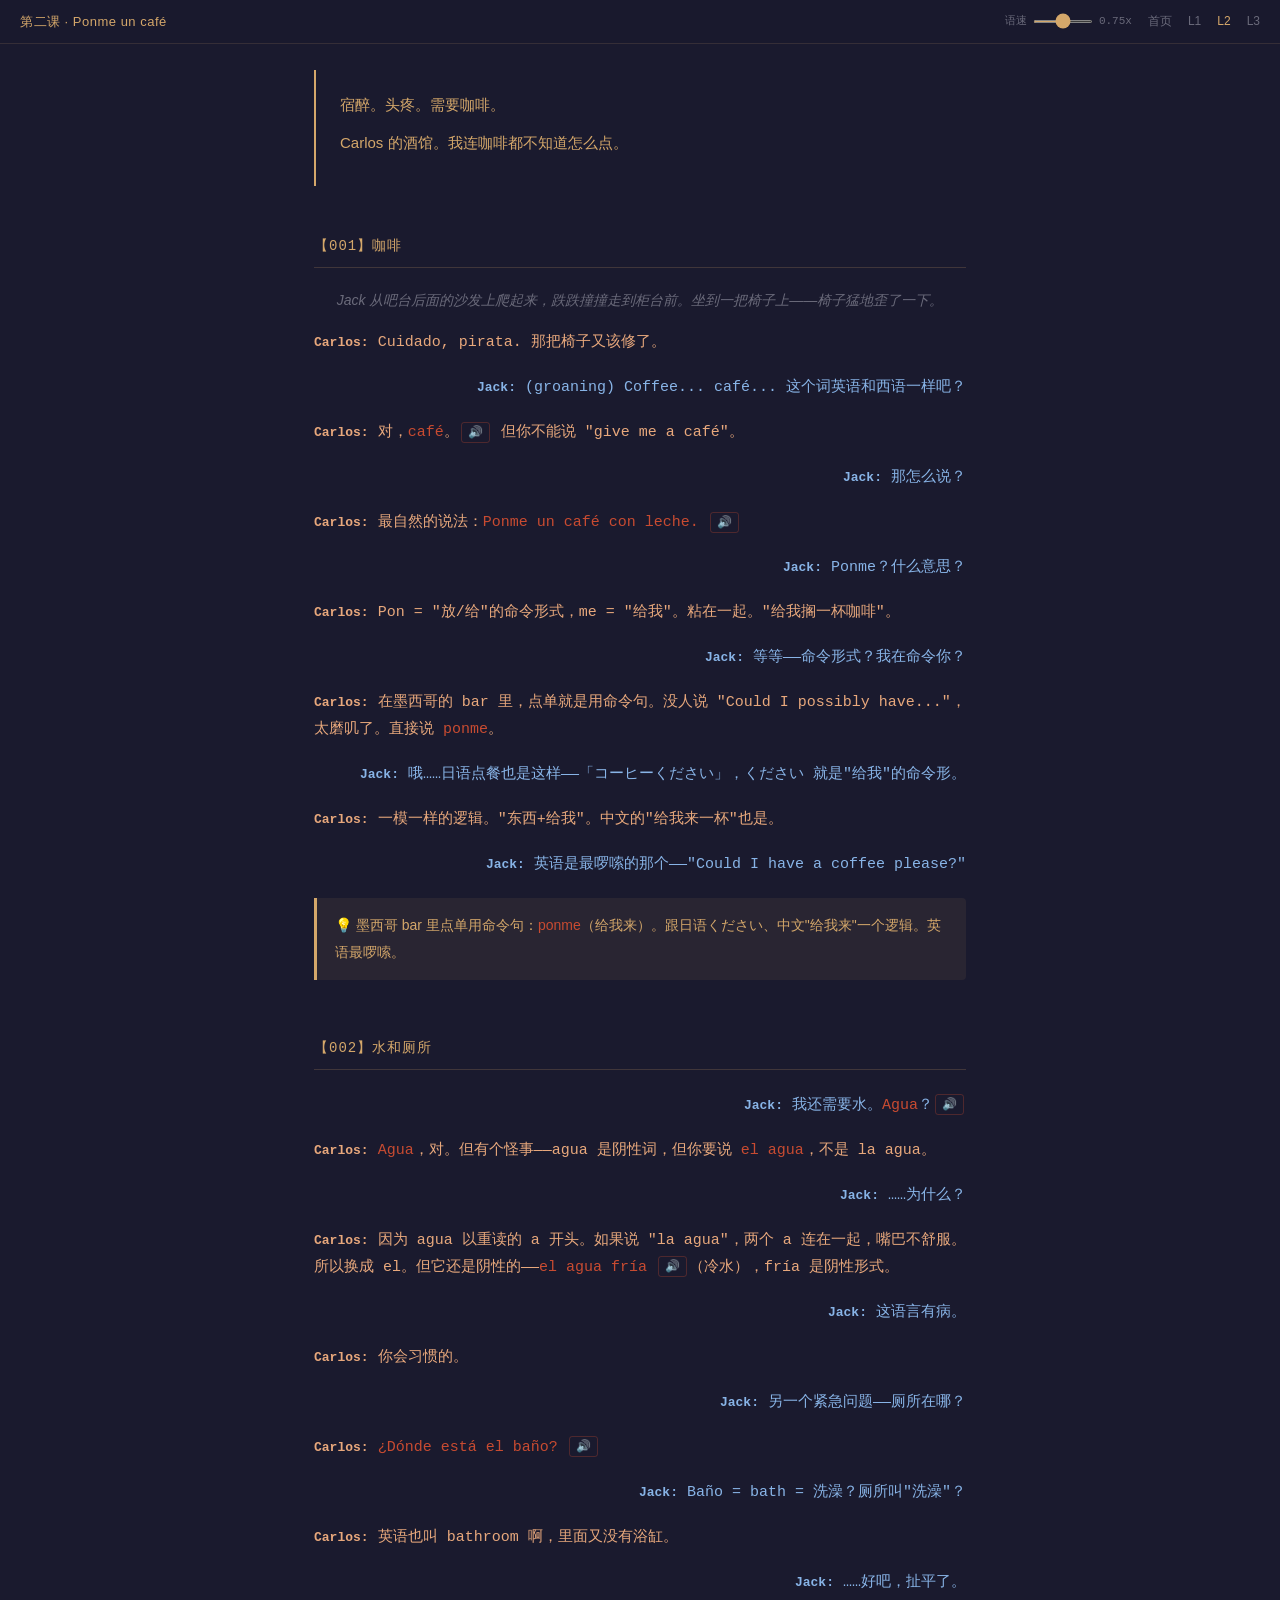
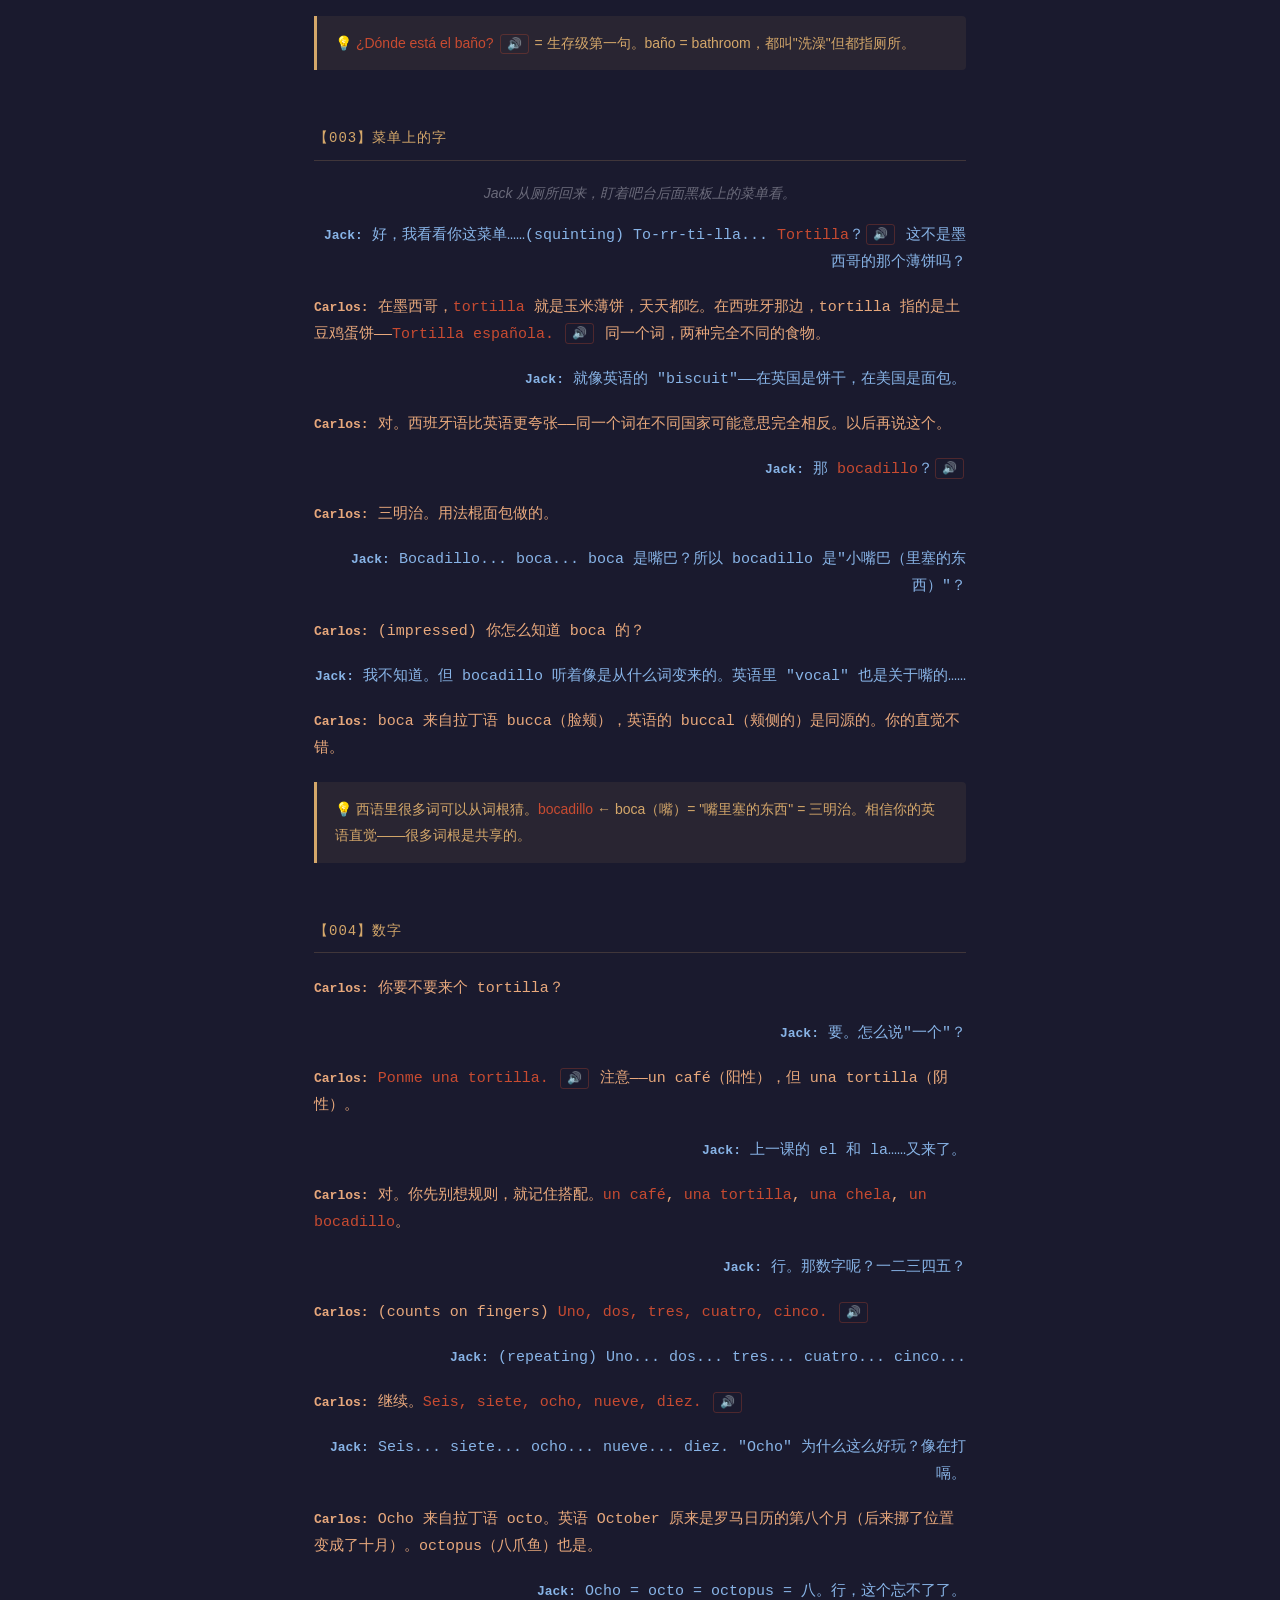
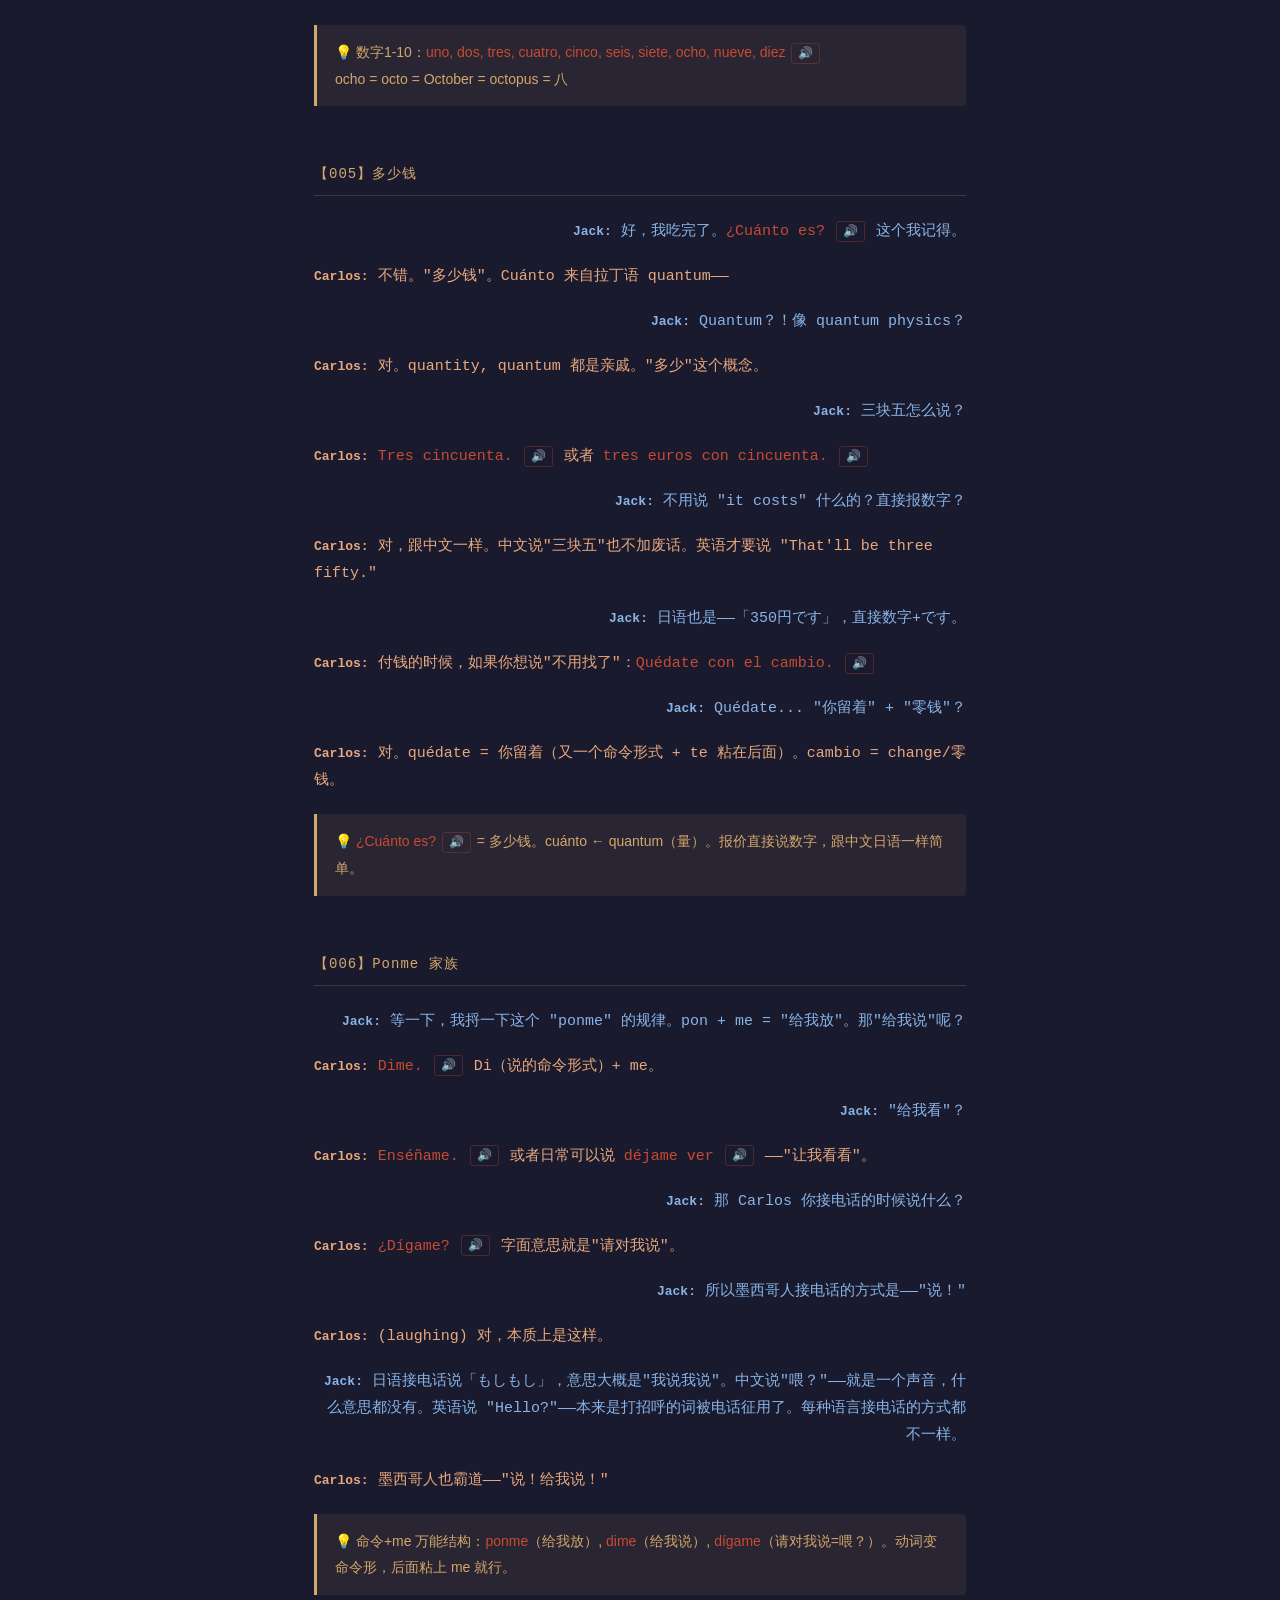
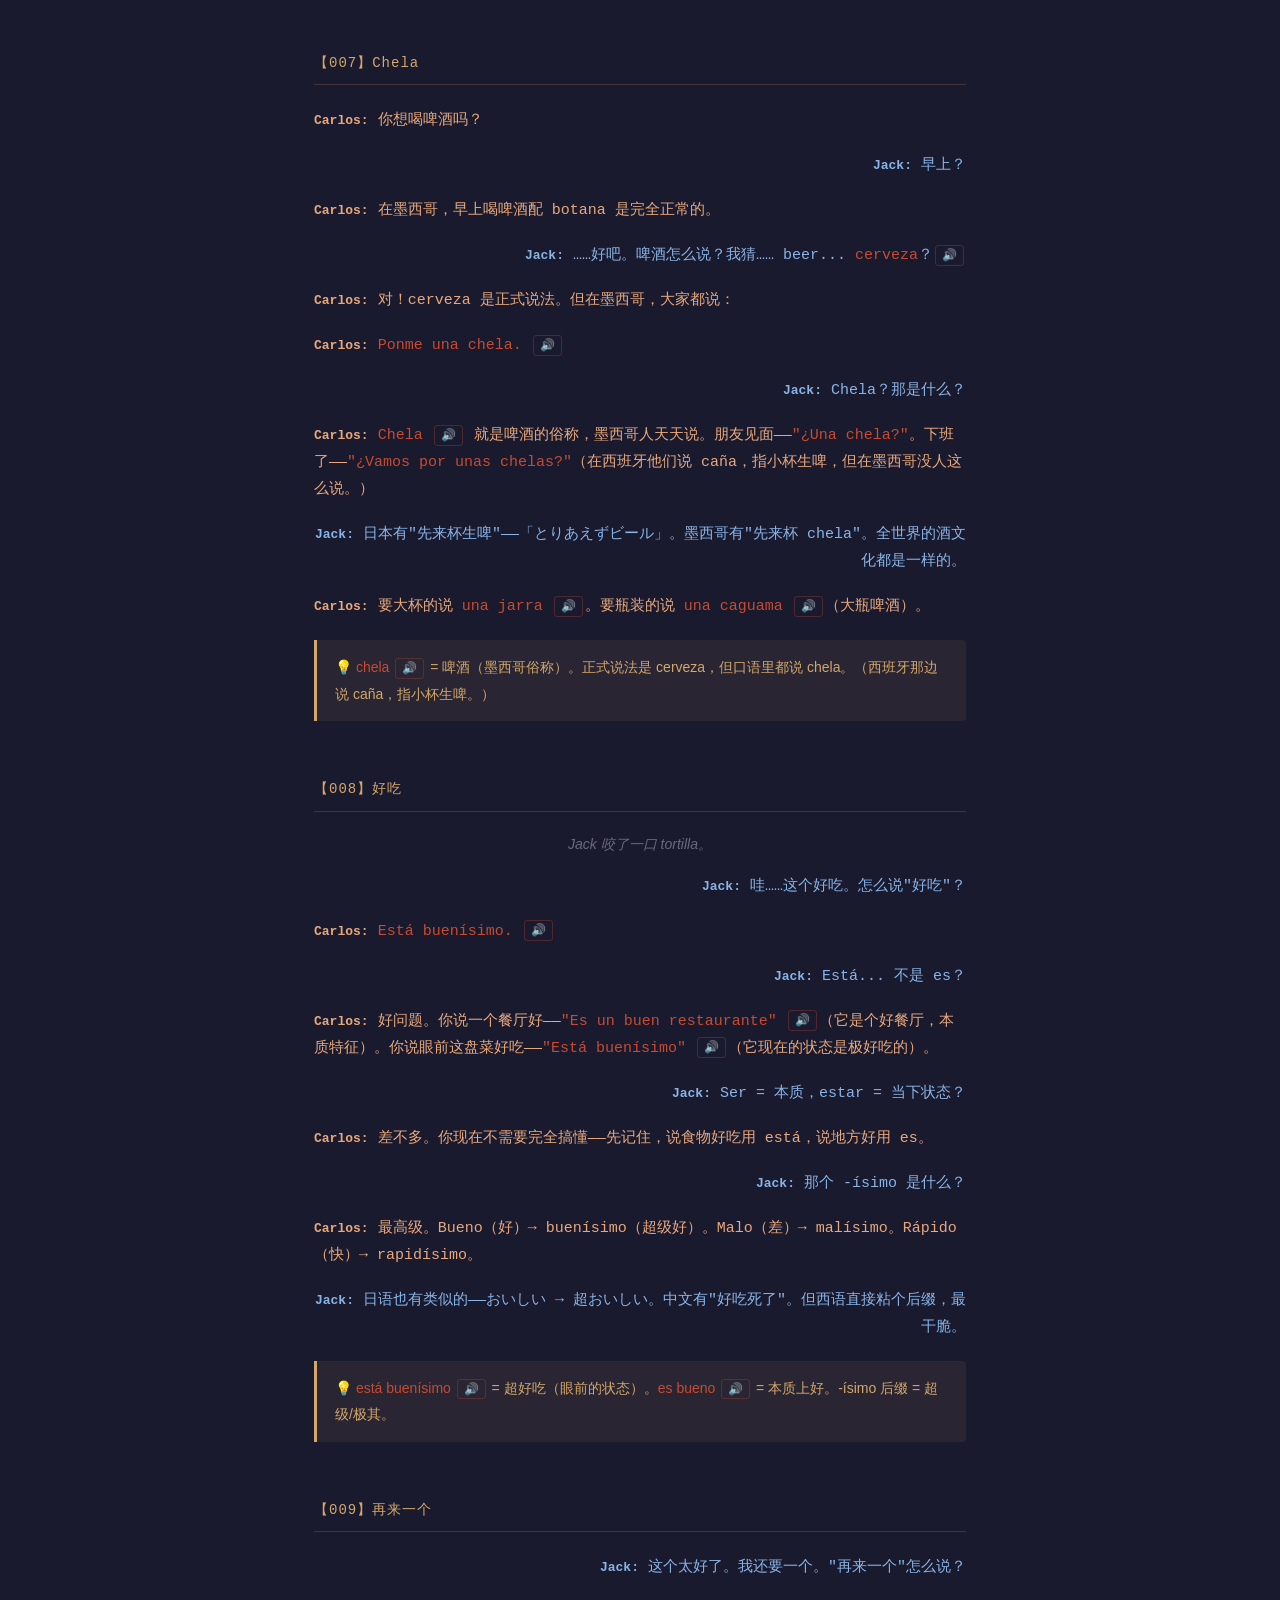
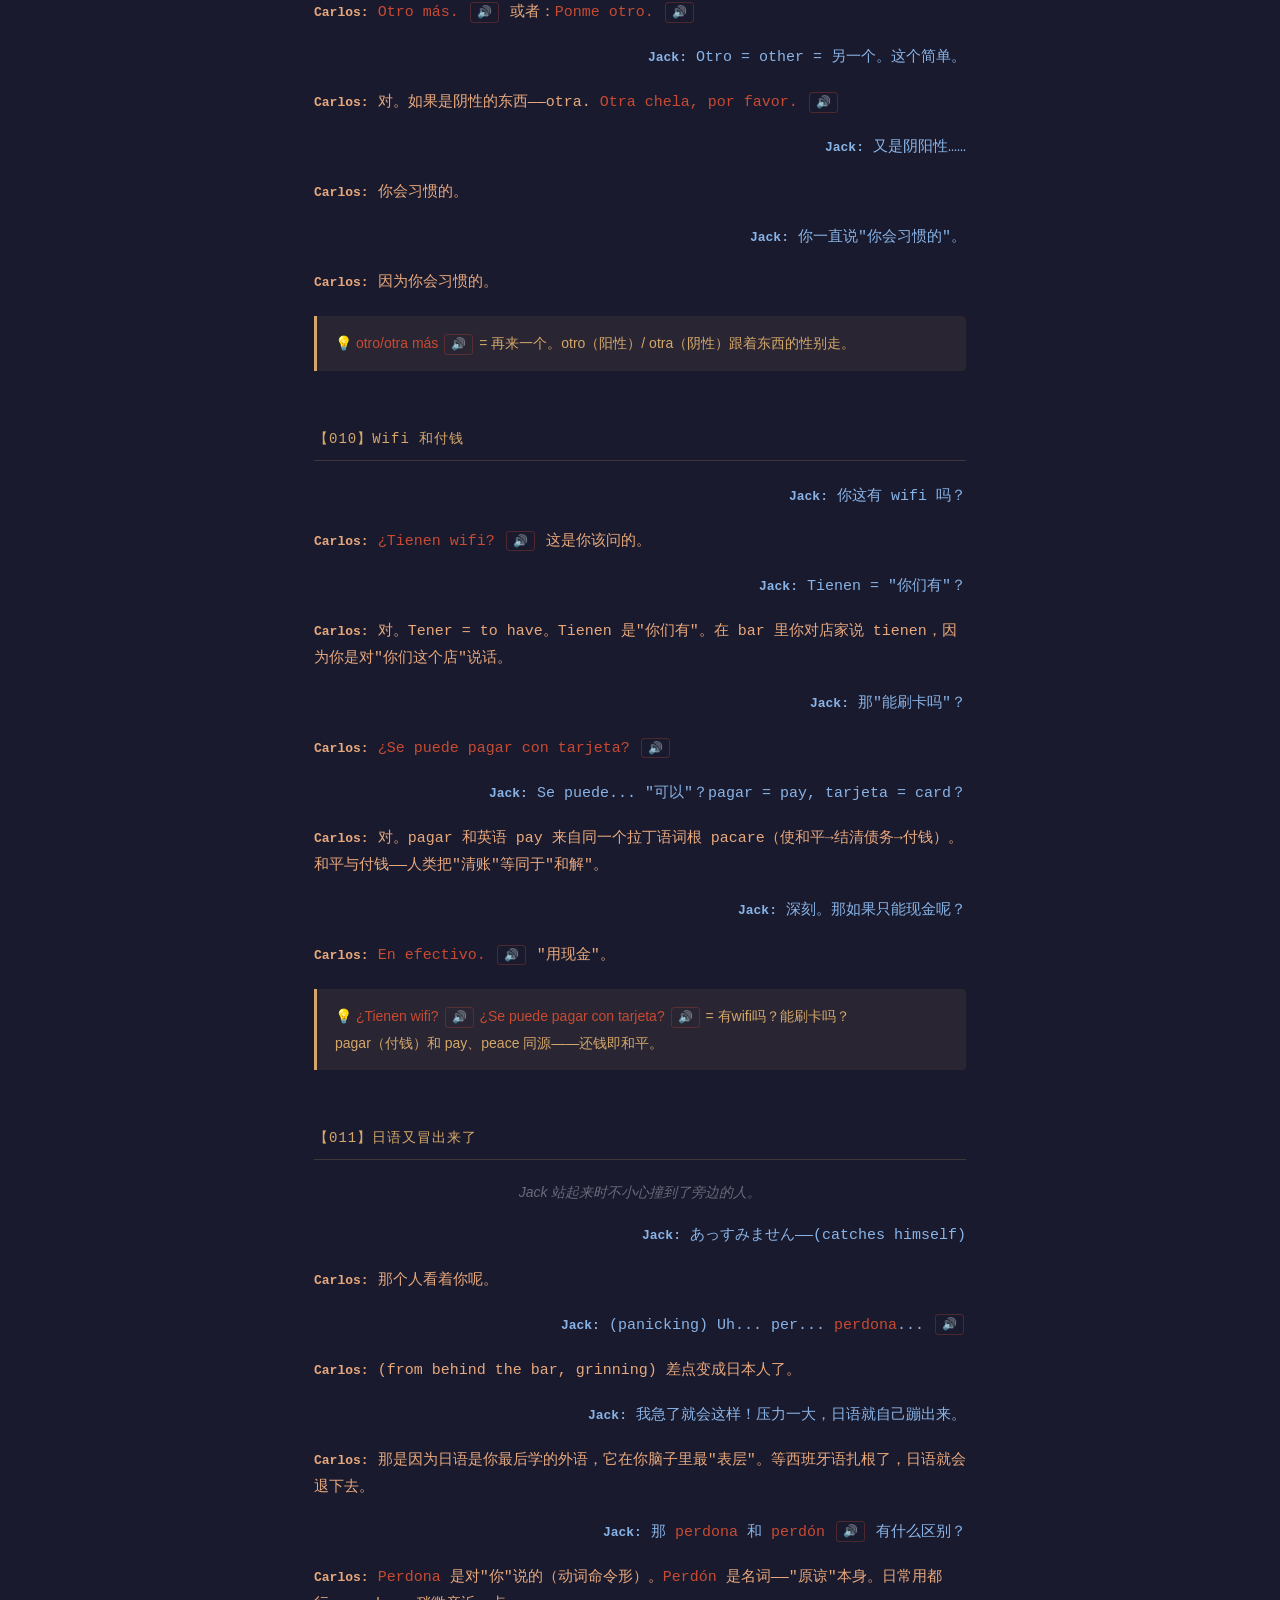
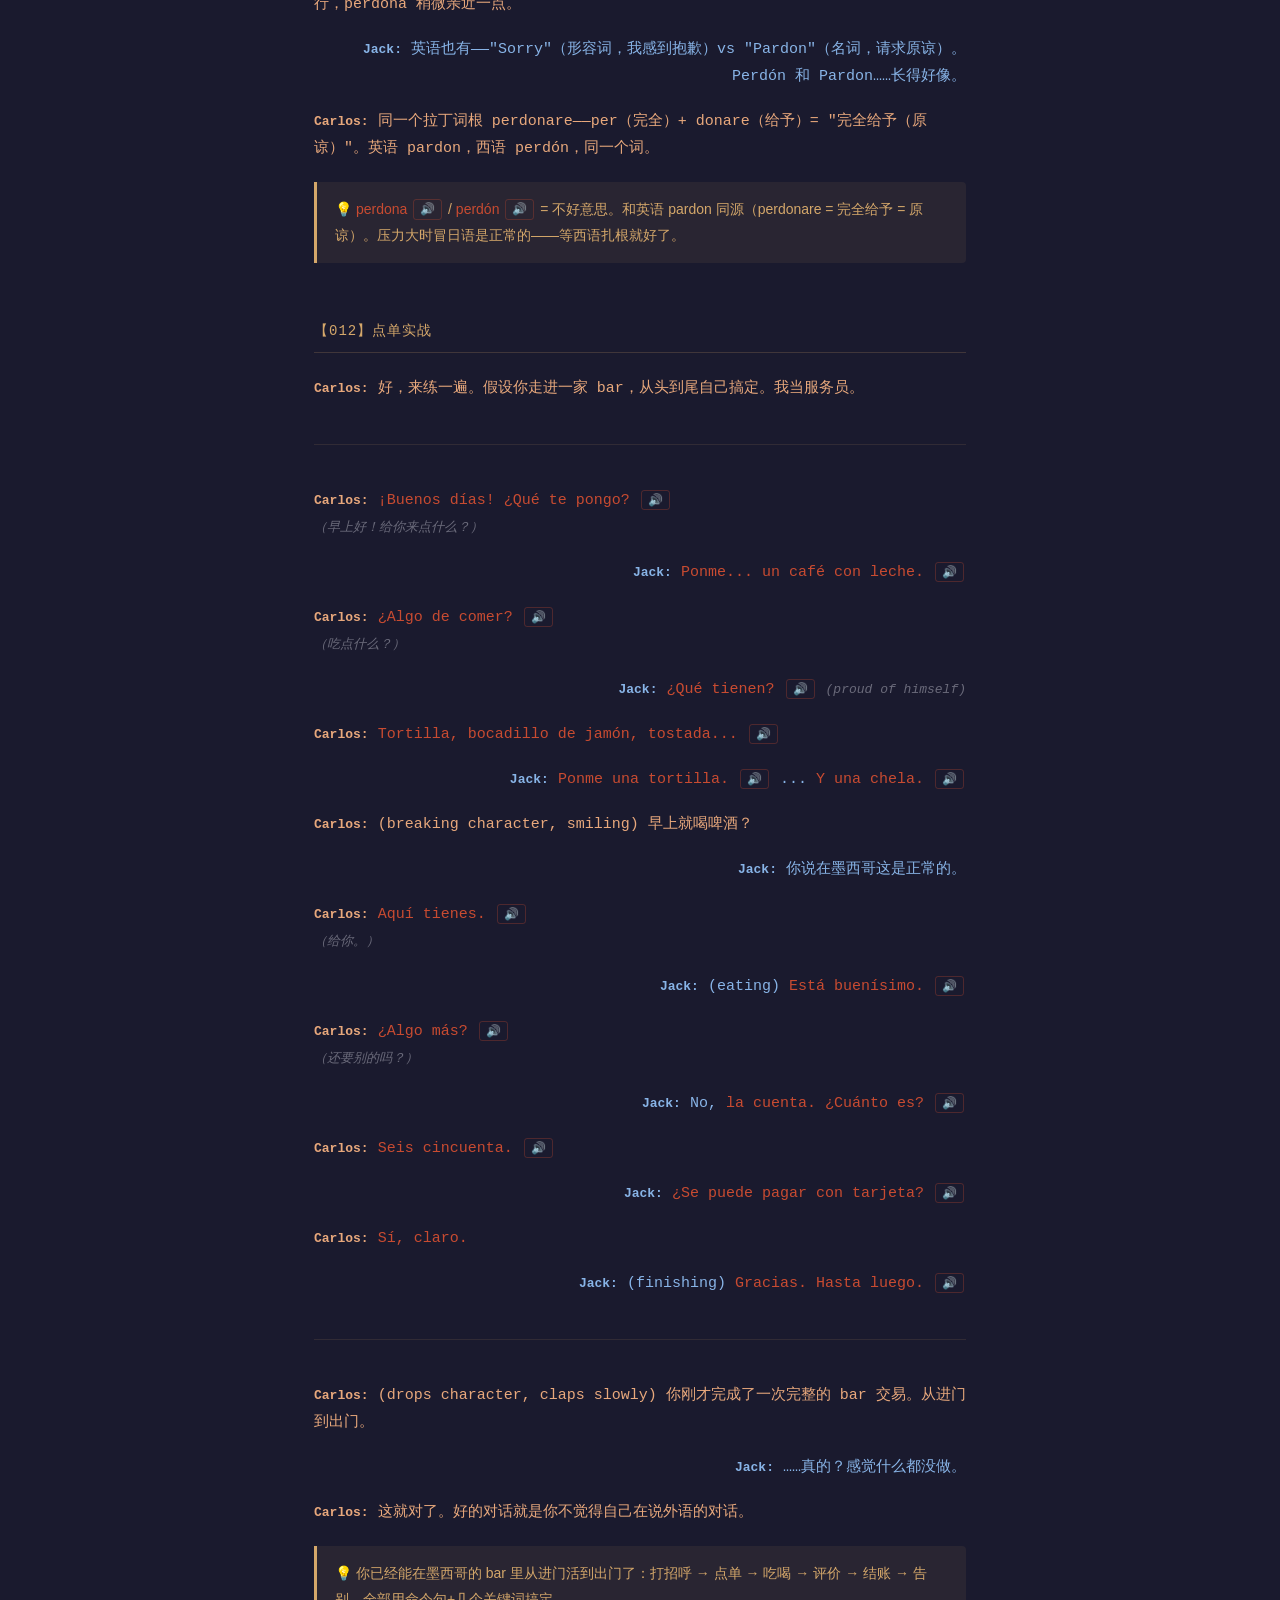
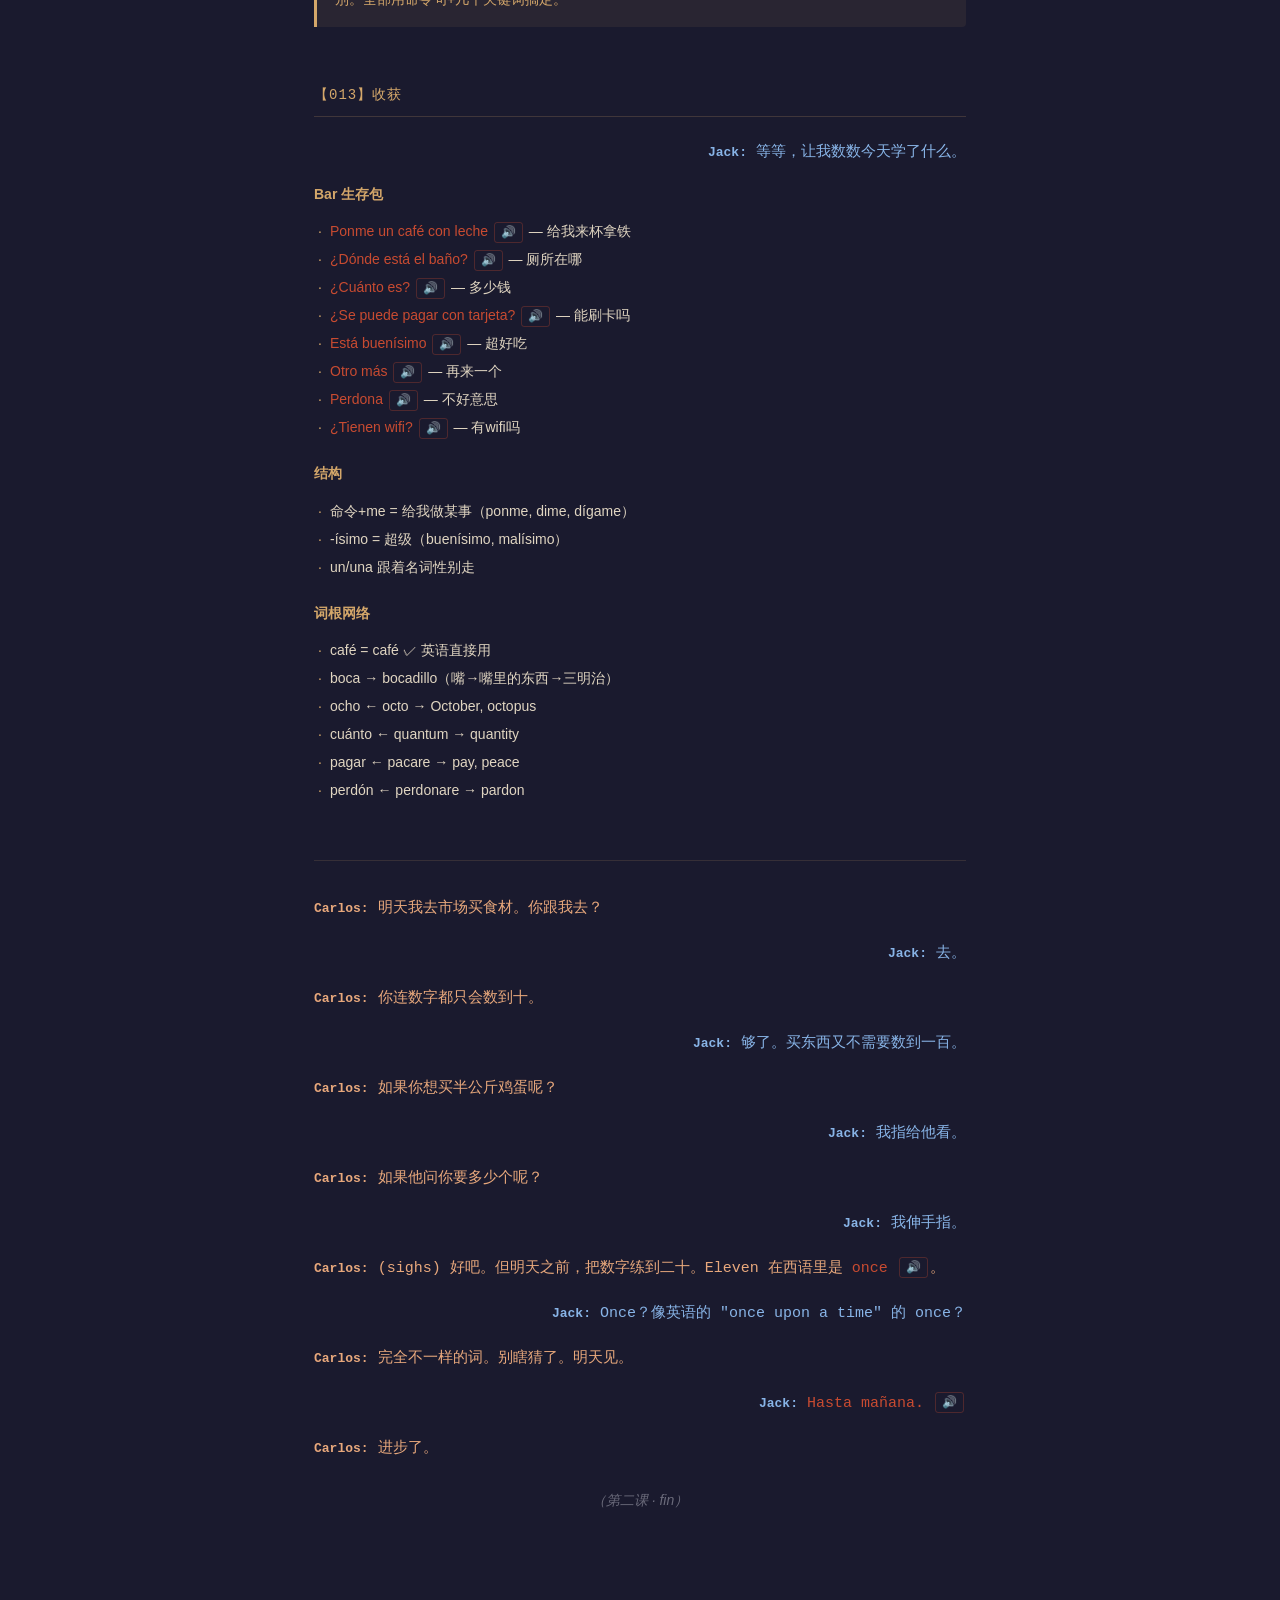
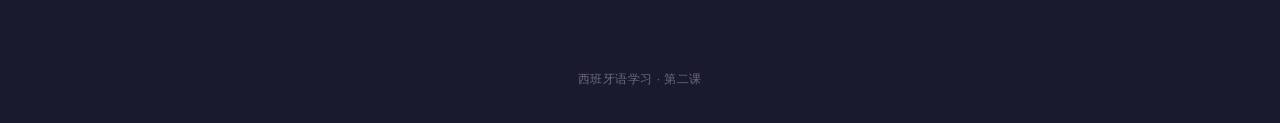
<file: leccion2.html>
<!DOCTYPE html>
<html lang="zh-CN">
<head>
<meta charset="UTF-8">
<meta name="viewport" content="width=device-width, initial-scale=1.0">
<title>西班牙语学习 · 第二课</title>
<style>
*,*::before,*::after{margin:0;padding:0;box-sizing:border-box}
html{scroll-behavior:smooth}
:root{
  --bg:#1a1a2e;--text:#e0d5c1;--gold:#d4a76a;--terracotta:#c84b31;
  --blue:#88b4e7;--orange:#e8a87c;--dim:#6a6a7a;
  --mono:"SF Mono","Fira Code","Cascadia Code",Menlo,monospace;
  --sans:-apple-system,BlinkMacSystemFont,"Segoe UI",sans-serif;
}
body{font-family:var(--mono);background:var(--bg);color:var(--text);line-height:1.8;font-size:15px;-webkit-font-smoothing:antialiased}

/* Top bar */
.topbar{position:fixed;top:0;left:0;right:0;height:44px;background:rgba(26,26,46,.92);backdrop-filter:blur(8px);-webkit-backdrop-filter:blur(8px);border-bottom:1px solid rgba(212,167,106,.15);display:flex;align-items:center;justify-content:space-between;padding:0 20px;z-index:100;font-size:13px}
.topbar-left{color:var(--gold);font-family:var(--sans);letter-spacing:.5px}
.topbar-right{display:flex;align-items:center;gap:16px}
.topbar-right a{color:var(--dim);text-decoration:none;font-family:var(--sans);font-size:12px;transition:color .2s}
.topbar-right a:hover{color:var(--gold)}
.topbar-right a.active{color:var(--gold)}
.speed-ctrl{display:flex;align-items:center;gap:6px;color:var(--dim);font-size:11px}
.speed-ctrl input[type=range]{width:60px;accent-color:var(--gold);height:3px}

/* Main container */
.container{max-width:700px;margin:0 auto;padding:70px 24px 60px}

/* Prologue */
.prologue{border-left:2px solid var(--gold);padding:20px 24px;margin-bottom:48px;opacity:0;transform:translateY(16px);transition:opacity .6s,transform .6s}
.prologue.visible{opacity:1;transform:translateY(0)}
.prologue p{color:var(--gold);font-family:var(--sans);font-size:15px;line-height:2;margin-bottom:8px}

/* Entry sections */
.entry{margin-bottom:56px;opacity:0;transform:translateY(20px);transition:opacity .6s ease,transform .6s ease}
.entry.visible{opacity:1;transform:translateY(0)}
.entry-header{color:var(--gold);font-size:14px;letter-spacing:1px;margin-bottom:20px;padding-bottom:8px;border-bottom:1px solid rgba(212,167,106,.2)}

/* Dialogue */
.line{margin-bottom:14px;padding:2px 0}
.line-carlos{text-align:left}
.line-carlos .speaker{color:var(--orange);font-weight:600;font-size:13px}
.line-carlos .content{color:var(--orange)}
.line-explorer{text-align:right}
.line-explorer .speaker{color:var(--blue);font-weight:600;font-size:13px}
.line-explorer .content{color:var(--blue)}

/* Spanish highlight */
.es{color:var(--terracotta);font-weight:500}

/* Audio button */
.speak-btn{background:none;border:1px solid rgba(200,75,49,.3);color:var(--terracotta);cursor:pointer;font-size:12px;padding:1px 6px;border-radius:3px;margin:0 2px;vertical-align:middle;transition:all .2s;font-family:var(--sans);line-height:1.4}
.speak-btn:hover{background:rgba(200,75,49,.15);border-color:var(--terracotta)}
.speak-btn:active{transform:scale(.95)}

/* Insight box */
.insight{background:rgba(212,167,106,.08);border-left:3px solid var(--gold);padding:14px 18px;margin:18px 0;border-radius:0 4px 4px 0;font-size:14px;color:var(--gold);line-height:1.9;font-family:var(--sans)}
.insight em{font-style:normal;color:var(--text);opacity:.8}

/* Narrative / stage direction */
.narrative{color:var(--dim);font-style:italic;text-align:center;margin:14px 0;font-size:14px;font-family:var(--sans)}

/* Divider */
.divider{border:none;border-top:1px solid rgba(212,167,106,.12);margin:40px 0}

/* Summary section */
.summary-group{margin:12px 0 20px}
.summary-group h4{color:var(--gold);font-size:14px;margin-bottom:10px;font-family:var(--sans);font-weight:600}
.summary-group ul{list-style:none;padding-left:0}
.summary-group li{color:var(--text);font-size:14px;line-height:2;font-family:var(--sans);padding-left:16px;position:relative}
.summary-group li::before{content:"·";position:absolute;left:4px;color:var(--gold)}

/* Epilogue */
.epilogue{border-top:1px solid rgba(212,167,106,.15);padding-top:32px;margin-top:48px}

/* Footer */
footer{text-align:center;padding:40px 0 32px;color:var(--dim);font-size:12px;font-family:var(--sans);letter-spacing:.5px}

/* Mobile */
@media(max-width:600px){
  body{font-size:14px}
  .container{padding:60px 16px 40px}
  .topbar{padding:0 12px;font-size:12px}
  .speed-ctrl input[type=range]{width:48px}
  .line-explorer,.line-carlos{text-align:left}
}

/* Print */
@media print{
  body{background:#fff;color:#222}
  .topbar{display:none}
  .speak-btn{display:none}
  .speed-ctrl{display:none}
  .es{color:#b33}
  .insight{border-left-color:#999;background:#f5f5f5;color:#555}
  .entry{opacity:1!important;transform:none!important}
  .prologue{opacity:1!important;transform:none!important}
}
</style>
</head>
<body>

<nav class="topbar">
  <div class="topbar-left">第二课 · Ponme un café</div>
  <div class="topbar-right">
    <div class="speed-ctrl">
      <span>语速</span>
      <input type="range" min="50" max="100" value="75" id="speedSlider">
      <span id="speedVal">0.75x</span>
    </div>
    <a href="index.html">首页</a>
    <a href="leccion1.html">L1</a>
    <a href="leccion2.html" class="active">L2</a>
    <a href="leccion3.html">L3</a>
  </div>
</nav>

<main class="container">

<!-- Prologue -->
<section class="prologue">
  <p>宿醉。头疼。需要咖啡。</p>
  <p>Carlos 的酒馆。我连咖啡都不知道怎么点。</p>
</section>

<!-- 001 -->
<section class="entry" id="e001">
<div class="entry-header">【001】咖啡</div>

<div class="narrative">Jack 从吧台后面的沙发上爬起来，跌跌撞撞走到柜台前。坐到一把椅子上——椅子猛地歪了一下。</div>

<div class="line line-carlos"><span class="speaker">Carlos:</span> <span class="content">Cuidado, pirata. 那把椅子又该修了。</span></div>

<div class="line line-explorer"><span class="speaker">Jack:</span> <span class="content">(groaning) Coffee... café... 这个词英语和西语一样吧？</span></div>

<div class="line line-carlos"><span class="speaker">Carlos:</span> <span class="content">对，<span class="es">café</span>。<button class="speak-btn" onclick="speak('café')">🔊</button> 但你不能说 "give me a café"。</span></div>

<div class="line line-explorer"><span class="speaker">Jack:</span> <span class="content">那怎么说？</span></div>

<div class="line line-carlos"><span class="speaker">Carlos:</span> <span class="content">最自然的说法：<span class="es">Ponme un café con leche.</span> <button class="speak-btn" onclick="speak('Ponme un café con leche.')">🔊</button></span></div>

<div class="line line-explorer"><span class="speaker">Jack:</span> <span class="content">Ponme？什么意思？</span></div>

<div class="line line-carlos"><span class="speaker">Carlos:</span> <span class="content">Pon = "放/给"的命令形式，me = "给我"。粘在一起。"给我搁一杯咖啡"。</span></div>

<div class="line line-explorer"><span class="speaker">Jack:</span> <span class="content">等等——命令形式？我在命令你？</span></div>

<div class="line line-carlos"><span class="speaker">Carlos:</span> <span class="content">在墨西哥的 bar 里，点单就是用命令句。没人说 "Could I possibly have..."，太磨叽了。直接说 <span class="es">ponme</span>。</span></div>

<div class="line line-explorer"><span class="speaker">Jack:</span> <span class="content">哦……日语点餐也是这样——「コーヒーください」，ください 就是"给我"的命令形。</span></div>

<div class="line line-carlos"><span class="speaker">Carlos:</span> <span class="content">一模一样的逻辑。"东西+给我"。中文的"给我来一杯"也是。</span></div>

<div class="line line-explorer"><span class="speaker">Jack:</span> <span class="content">英语是最啰嗦的那个——"Could I have a coffee please?"</span></div>

<div class="insight">💡 墨西哥 bar 里点单用命令句：<span class="es">ponme</span>（给我来）。跟日语ください、中文"给我来"一个逻辑。英语最啰嗦。</div>
</section>

<!-- 002 -->
<section class="entry" id="e002">
<div class="entry-header">【002】水和厕所</div>

<div class="line line-explorer"><span class="speaker">Jack:</span> <span class="content">我还需要水。<span class="es">Agua</span>？<button class="speak-btn" onclick="speak('Agua')">🔊</button></span></div>

<div class="line line-carlos"><span class="speaker">Carlos:</span> <span class="content"><span class="es">Agua</span>，对。但有个怪事——agua 是阴性词，但你要说 <span class="es">el agua</span>，不是 la agua。</span></div>

<div class="line line-explorer"><span class="speaker">Jack:</span> <span class="content">……为什么？</span></div>

<div class="line line-carlos"><span class="speaker">Carlos:</span> <span class="content">因为 agua 以重读的 a 开头。如果说 "la agua"，两个 a 连在一起，嘴巴不舒服。所以换成 el。但它还是阴性的——<span class="es">el agua fría</span> <button class="speak-btn" onclick="speak('el agua fría')">🔊</button>（冷水），fría 是阴性形式。</span></div>

<div class="line line-explorer"><span class="speaker">Jack:</span> <span class="content">这语言有病。</span></div>

<div class="line line-carlos"><span class="speaker">Carlos:</span> <span class="content">你会习惯的。</span></div>

<div class="line line-explorer"><span class="speaker">Jack:</span> <span class="content">另一个紧急问题——厕所在哪？</span></div>

<div class="line line-carlos"><span class="speaker">Carlos:</span> <span class="content"><span class="es">¿Dónde está el baño?</span> <button class="speak-btn" onclick="speak('¿Dónde está el baño?')">🔊</button></span></div>

<div class="line line-explorer"><span class="speaker">Jack:</span> <span class="content">Baño = bath = 洗澡？厕所叫"洗澡"？</span></div>

<div class="line line-carlos"><span class="speaker">Carlos:</span> <span class="content">英语也叫 bathroom 啊，里面又没有浴缸。</span></div>

<div class="line line-explorer"><span class="speaker">Jack:</span> <span class="content">……好吧，扯平了。</span></div>

<div class="insight">💡 <span class="es">¿Dónde está el baño?</span> <button class="speak-btn" onclick="speak('¿Dónde está el baño?')">🔊</button> = 生存级第一句。baño = bathroom，都叫"洗澡"但都指厕所。</div>
</section>

<!-- 003 -->
<section class="entry" id="e003">
<div class="entry-header">【003】菜单上的字</div>

<div class="narrative">Jack 从厕所回来，盯着吧台后面黑板上的菜单看。</div>

<div class="line line-explorer"><span class="speaker">Jack:</span> <span class="content">好，我看看你这菜单……(squinting) To-rr-ti-lla... <span class="es">Tortilla</span>？<button class="speak-btn" onclick="speak('Tortilla')">🔊</button> 这不是墨西哥的那个薄饼吗？</span></div>

<div class="line line-carlos"><span class="speaker">Carlos:</span> <span class="content">在墨西哥，<span class="es">tortilla</span> 就是玉米薄饼，天天都吃。在西班牙那边，tortilla 指的是土豆鸡蛋饼——<span class="es">Tortilla española.</span> <button class="speak-btn" onclick="speak('Tortilla española')">🔊</button> 同一个词，两种完全不同的食物。</span></div>

<div class="line line-explorer"><span class="speaker">Jack:</span> <span class="content">就像英语的 "biscuit"——在英国是饼干，在美国是面包。</span></div>

<div class="line line-carlos"><span class="speaker">Carlos:</span> <span class="content">对。西班牙语比英语更夸张——同一个词在不同国家可能意思完全相反。以后再说这个。</span></div>

<div class="line line-explorer"><span class="speaker">Jack:</span> <span class="content">那 <span class="es">bocadillo</span>？<button class="speak-btn" onclick="speak('bocadillo')">🔊</button></span></div>

<div class="line line-carlos"><span class="speaker">Carlos:</span> <span class="content">三明治。用法棍面包做的。</span></div>

<div class="line line-explorer"><span class="speaker">Jack:</span> <span class="content">Bocadillo... boca... boca 是嘴巴？所以 bocadillo 是"小嘴巴（里塞的东西）"？</span></div>

<div class="line line-carlos"><span class="speaker">Carlos:</span> <span class="content">(impressed) 你怎么知道 boca 的？</span></div>

<div class="line line-explorer"><span class="speaker">Jack:</span> <span class="content">我不知道。但 bocadillo 听着像是从什么词变来的。英语里 "vocal" 也是关于嘴的……</span></div>

<div class="line line-carlos"><span class="speaker">Carlos:</span> <span class="content">boca 来自拉丁语 bucca（脸颊），英语的 buccal（颊侧的）是同源的。你的直觉不错。</span></div>

<div class="insight">💡 西语里很多词可以从词根猜。<span class="es">bocadillo</span> ← boca（嘴）= "嘴里塞的东西" = 三明治。相信你的英语直觉——很多词根是共享的。</div>
</section>

<!-- 004 -->
<section class="entry" id="e004">
<div class="entry-header">【004】数字</div>

<div class="line line-carlos"><span class="speaker">Carlos:</span> <span class="content">你要不要来个 tortilla？</span></div>

<div class="line line-explorer"><span class="speaker">Jack:</span> <span class="content">要。怎么说"一个"？</span></div>

<div class="line line-carlos"><span class="speaker">Carlos:</span> <span class="content"><span class="es">Ponme una tortilla.</span> <button class="speak-btn" onclick="speak('Ponme una tortilla.')">🔊</button> 注意——un café（阳性），但 una tortilla（阴性）。</span></div>

<div class="line line-explorer"><span class="speaker">Jack:</span> <span class="content">上一课的 el 和 la……又来了。</span></div>

<div class="line line-carlos"><span class="speaker">Carlos:</span> <span class="content">对。你先别想规则，就记住搭配。<span class="es">un café</span>, <span class="es">una tortilla</span>, <span class="es">una chela</span>, <span class="es">un bocadillo</span>。</span></div>

<div class="line line-explorer"><span class="speaker">Jack:</span> <span class="content">行。那数字呢？一二三四五？</span></div>

<div class="line line-carlos"><span class="speaker">Carlos:</span> <span class="content">(counts on fingers) <span class="es">Uno, dos, tres, cuatro, cinco.</span> <button class="speak-btn" onclick="speak('Uno, dos, tres, cuatro, cinco.')">🔊</button></span></div>

<div class="line line-explorer"><span class="speaker">Jack:</span> <span class="content">(repeating) Uno... dos... tres... cuatro... cinco...</span></div>

<div class="line line-carlos"><span class="speaker">Carlos:</span> <span class="content">继续。<span class="es">Seis, siete, ocho, nueve, diez.</span> <button class="speak-btn" onclick="speak('Seis, siete, ocho, nueve, diez.')">🔊</button></span></div>

<div class="line line-explorer"><span class="speaker">Jack:</span> <span class="content">Seis... siete... ocho... nueve... diez. "Ocho" 为什么这么好玩？像在打嗝。</span></div>

<div class="line line-carlos"><span class="speaker">Carlos:</span> <span class="content">Ocho 来自拉丁语 octo。英语 October 原来是罗马日历的第八个月（后来挪了位置变成了十月）。octopus（八爪鱼）也是。</span></div>

<div class="line line-explorer"><span class="speaker">Jack:</span> <span class="content">Ocho = octo = octopus = 八。行，这个忘不了了。</span></div>

<div class="insight">💡 数字1-10：<span class="es">uno, dos, tres, cuatro, cinco, seis, siete, ocho, nueve, diez</span> <button class="speak-btn" onclick="speak('uno, dos, tres, cuatro, cinco, seis, siete, ocho, nueve, diez')">🔊</button><br>ocho = octo = October = octopus = 八</div>
</section>

<!-- 005 -->
<section class="entry" id="e005">
<div class="entry-header">【005】多少钱</div>

<div class="line line-explorer"><span class="speaker">Jack:</span> <span class="content">好，我吃完了。<span class="es">¿Cuánto es?</span> <button class="speak-btn" onclick="speak('¿Cuánto es?')">🔊</button> 这个我记得。</span></div>

<div class="line line-carlos"><span class="speaker">Carlos:</span> <span class="content">不错。"多少钱"。Cuánto 来自拉丁语 quantum——</span></div>

<div class="line line-explorer"><span class="speaker">Jack:</span> <span class="content">Quantum？！像 quantum physics？</span></div>

<div class="line line-carlos"><span class="speaker">Carlos:</span> <span class="content">对。quantity, quantum 都是亲戚。"多少"这个概念。</span></div>

<div class="line line-explorer"><span class="speaker">Jack:</span> <span class="content">三块五怎么说？</span></div>

<div class="line line-carlos"><span class="speaker">Carlos:</span> <span class="content"><span class="es">Tres cincuenta.</span> <button class="speak-btn" onclick="speak('Tres cincuenta.')">🔊</button> 或者 <span class="es">tres euros con cincuenta.</span> <button class="speak-btn" onclick="speak('tres euros con cincuenta.')">🔊</button></span></div>

<div class="line line-explorer"><span class="speaker">Jack:</span> <span class="content">不用说 "it costs" 什么的？直接报数字？</span></div>

<div class="line line-carlos"><span class="speaker">Carlos:</span> <span class="content">对，跟中文一样。中文说"三块五"也不加废话。英语才要说 "That'll be three fifty."</span></div>

<div class="line line-explorer"><span class="speaker">Jack:</span> <span class="content">日语也是——「350円です」，直接数字+です。</span></div>

<div class="line line-carlos"><span class="speaker">Carlos:</span> <span class="content">付钱的时候，如果你想说"不用找了"：<span class="es">Quédate con el cambio.</span> <button class="speak-btn" onclick="speak('Quédate con el cambio.')">🔊</button></span></div>

<div class="line line-explorer"><span class="speaker">Jack:</span> <span class="content">Quédate... "你留着" + "零钱"？</span></div>

<div class="line line-carlos"><span class="speaker">Carlos:</span> <span class="content">对。quédate = 你留着（又一个命令形式 + te 粘在后面）。cambio = change/零钱。</span></div>

<div class="insight">💡 <span class="es">¿Cuánto es?</span> <button class="speak-btn" onclick="speak('¿Cuánto es?')">🔊</button> = 多少钱。cuánto ← quantum（量）。报价直接说数字，跟中文日语一样简单。</div>
</section>

<!-- 006 -->
<section class="entry" id="e006">
<div class="entry-header">【006】Ponme 家族</div>

<div class="line line-explorer"><span class="speaker">Jack:</span> <span class="content">等一下，我捋一下这个 "ponme" 的规律。pon + me = "给我放"。那"给我说"呢？</span></div>

<div class="line line-carlos"><span class="speaker">Carlos:</span> <span class="content"><span class="es">Dime.</span> <button class="speak-btn" onclick="speak('Dime.')">🔊</button> Di（说的命令形式）+ me。</span></div>

<div class="line line-explorer"><span class="speaker">Jack:</span> <span class="content">"给我看"？</span></div>

<div class="line line-carlos"><span class="speaker">Carlos:</span> <span class="content"><span class="es">Enséñame.</span> <button class="speak-btn" onclick="speak('Enséñame.')">🔊</button> 或者日常可以说 <span class="es">déjame ver</span> <button class="speak-btn" onclick="speak('déjame ver')">🔊</button> ——"让我看看"。</span></div>

<div class="line line-explorer"><span class="speaker">Jack:</span> <span class="content">那 Carlos 你接电话的时候说什么？</span></div>

<div class="line line-carlos"><span class="speaker">Carlos:</span> <span class="content"><span class="es">¿Dígame?</span> <button class="speak-btn" onclick="speak('¿Dígame?')">🔊</button> 字面意思就是"请对我说"。</span></div>

<div class="line line-explorer"><span class="speaker">Jack:</span> <span class="content">所以墨西哥人接电话的方式是——"说！"</span></div>

<div class="line line-carlos"><span class="speaker">Carlos:</span> <span class="content">(laughing) 对，本质上是这样。</span></div>

<div class="line line-explorer"><span class="speaker">Jack:</span> <span class="content">日语接电话说「もしもし」，意思大概是"我说我说"。中文说"喂？"——就是一个声音，什么意思都没有。英语说 "Hello?"——本来是打招呼的词被电话征用了。每种语言接电话的方式都不一样。</span></div>

<div class="line line-carlos"><span class="speaker">Carlos:</span> <span class="content">墨西哥人也霸道——"说！给我说！"</span></div>

<div class="insight">💡 命令+me 万能结构：<span class="es">ponme</span>（给我放）, <span class="es">dime</span>（给我说）, <span class="es">dígame</span>（请对我说=喂？）。动词变命令形，后面粘上 me 就行。</div>
</section>

<!-- 007 -->
<section class="entry" id="e007">
<div class="entry-header">【007】Chela</div>

<div class="line line-carlos"><span class="speaker">Carlos:</span> <span class="content">你想喝啤酒吗？</span></div>

<div class="line line-explorer"><span class="speaker">Jack:</span> <span class="content">早上？</span></div>

<div class="line line-carlos"><span class="speaker">Carlos:</span> <span class="content">在墨西哥，早上喝啤酒配 botana 是完全正常的。</span></div>

<div class="line line-explorer"><span class="speaker">Jack:</span> <span class="content">……好吧。啤酒怎么说？我猜…… beer... <span class="es">cerveza</span>？<button class="speak-btn" onclick="speak('cerveza')">🔊</button></span></div>

<div class="line line-carlos"><span class="speaker">Carlos:</span> <span class="content">对！cerveza 是正式说法。但在墨西哥，大家都说：</span></div>

<div class="line line-carlos"><span class="speaker">Carlos:</span> <span class="content"><span class="es">Ponme una chela.</span> <button class="speak-btn" onclick="speak('Ponme una chela.')">🔊</button></span></div>

<div class="line line-explorer"><span class="speaker">Jack:</span> <span class="content">Chela？那是什么？</span></div>

<div class="line line-carlos"><span class="speaker">Carlos:</span> <span class="content"><span class="es">Chela</span> <button class="speak-btn" onclick="speak('chela')">🔊</button> 就是啤酒的俗称，墨西哥人天天说。朋友见面——<span class="es">"¿Una chela?"</span>。下班了——<span class="es">"¿Vamos por unas chelas?"</span>（在西班牙他们说 caña，指小杯生啤，但在墨西哥没人这么说。）</span></div>

<div class="line line-explorer"><span class="speaker">Jack:</span> <span class="content">日本有"先来杯生啤"——「とりあえずビール」。墨西哥有"先来杯 chela"。全世界的酒文化都是一样的。</span></div>

<div class="line line-carlos"><span class="speaker">Carlos:</span> <span class="content">要大杯的说 <span class="es">una jarra</span> <button class="speak-btn" onclick="speak('una jarra')">🔊</button>。要瓶装的说 <span class="es">una caguama</span> <button class="speak-btn" onclick="speak('una caguama')">🔊</button>（大瓶啤酒）。</span></div>

<div class="insight">💡 <span class="es">chela</span> <button class="speak-btn" onclick="speak('chela')">🔊</button> = 啤酒（墨西哥俗称）。正式说法是 cerveza，但口语里都说 chela。（西班牙那边说 caña，指小杯生啤。）</div>
</section>

<!-- 008 -->
<section class="entry" id="e008">
<div class="entry-header">【008】好吃</div>

<div class="narrative">Jack 咬了一口 tortilla。</div>

<div class="line line-explorer"><span class="speaker">Jack:</span> <span class="content">哇……这个好吃。怎么说"好吃"？</span></div>

<div class="line line-carlos"><span class="speaker">Carlos:</span> <span class="content"><span class="es">Está buenísimo.</span> <button class="speak-btn" onclick="speak('Está buenísimo.')">🔊</button></span></div>

<div class="line line-explorer"><span class="speaker">Jack:</span> <span class="content">Está... 不是 es？</span></div>

<div class="line line-carlos"><span class="speaker">Carlos:</span> <span class="content">好问题。你说一个餐厅好——<span class="es">"Es un buen restaurante"</span> <button class="speak-btn" onclick="speak('Es un buen restaurante')">🔊</button>（它是个好餐厅，本质特征）。你说眼前这盘菜好吃——<span class="es">"Está buenísimo"</span> <button class="speak-btn" onclick="speak('Está buenísimo')">🔊</button>（它现在的状态是极好吃的）。</span></div>

<div class="line line-explorer"><span class="speaker">Jack:</span> <span class="content">Ser = 本质，estar = 当下状态？</span></div>

<div class="line line-carlos"><span class="speaker">Carlos:</span> <span class="content">差不多。你现在不需要完全搞懂——先记住，说食物好吃用 está，说地方好用 es。</span></div>

<div class="line line-explorer"><span class="speaker">Jack:</span> <span class="content">那个 -ísimo 是什么？</span></div>

<div class="line line-carlos"><span class="speaker">Carlos:</span> <span class="content">最高级。Bueno（好）→ buenísimo（超级好）。Malo（差）→ malísimo。Rápido（快）→ rapidísimo。</span></div>

<div class="line line-explorer"><span class="speaker">Jack:</span> <span class="content">日语也有类似的——おいしい → 超おいしい。中文有"好吃死了"。但西语直接粘个后缀，最干脆。</span></div>

<div class="insight">💡 <span class="es">está buenísimo</span> <button class="speak-btn" onclick="speak('está buenísimo')">🔊</button> = 超好吃（眼前的状态）。<span class="es">es bueno</span> <button class="speak-btn" onclick="speak('es bueno')">🔊</button> = 本质上好。-ísimo 后缀 = 超级/极其。</div>
</section>

<!-- 009 -->
<section class="entry" id="e009">
<div class="entry-header">【009】再来一个</div>

<div class="line line-explorer"><span class="speaker">Jack:</span> <span class="content">这个太好了。我还要一个。"再来一个"怎么说？</span></div>

<div class="line line-carlos"><span class="speaker">Carlos:</span> <span class="content"><span class="es">Otro más.</span> <button class="speak-btn" onclick="speak('Otro más.')">🔊</button> 或者：<span class="es">Ponme otro.</span> <button class="speak-btn" onclick="speak('Ponme otro.')">🔊</button></span></div>

<div class="line line-explorer"><span class="speaker">Jack:</span> <span class="content">Otro = other = 另一个。这个简单。</span></div>

<div class="line line-carlos"><span class="speaker">Carlos:</span> <span class="content">对。如果是阴性的东西——otra. <span class="es">Otra chela, por favor.</span> <button class="speak-btn" onclick="speak('Otra chela, por favor.')">🔊</button></span></div>

<div class="line line-explorer"><span class="speaker">Jack:</span> <span class="content">又是阴阳性……</span></div>

<div class="line line-carlos"><span class="speaker">Carlos:</span> <span class="content">你会习惯的。</span></div>

<div class="line line-explorer"><span class="speaker">Jack:</span> <span class="content">你一直说"你会习惯的"。</span></div>

<div class="line line-carlos"><span class="speaker">Carlos:</span> <span class="content">因为你会习惯的。</span></div>

<div class="insight">💡 <span class="es">otro/otra más</span> <button class="speak-btn" onclick="speak('otro más')">🔊</button> = 再来一个。otro（阳性）/ otra（阴性）跟着东西的性别走。</div>
</section>

<!-- 010 -->
<section class="entry" id="e010">
<div class="entry-header">【010】Wifi 和付钱</div>

<div class="line line-explorer"><span class="speaker">Jack:</span> <span class="content">你这有 wifi 吗？</span></div>

<div class="line line-carlos"><span class="speaker">Carlos:</span> <span class="content"><span class="es">¿Tienen wifi?</span> <button class="speak-btn" onclick="speak('¿Tienen wifi?')">🔊</button> 这是你该问的。</span></div>

<div class="line line-explorer"><span class="speaker">Jack:</span> <span class="content">Tienen = "你们有"？</span></div>

<div class="line line-carlos"><span class="speaker">Carlos:</span> <span class="content">对。Tener = to have。Tienen 是"你们有"。在 bar 里你对店家说 tienen，因为你是对"你们这个店"说话。</span></div>

<div class="line line-explorer"><span class="speaker">Jack:</span> <span class="content">那"能刷卡吗"？</span></div>

<div class="line line-carlos"><span class="speaker">Carlos:</span> <span class="content"><span class="es">¿Se puede pagar con tarjeta?</span> <button class="speak-btn" onclick="speak('¿Se puede pagar con tarjeta?')">🔊</button></span></div>

<div class="line line-explorer"><span class="speaker">Jack:</span> <span class="content">Se puede... "可以"？pagar = pay, tarjeta = card？</span></div>

<div class="line line-carlos"><span class="speaker">Carlos:</span> <span class="content">对。pagar 和英语 pay 来自同一个拉丁语词根 pacare（使和平→结清债务→付钱）。和平与付钱——人类把"清账"等同于"和解"。</span></div>

<div class="line line-explorer"><span class="speaker">Jack:</span> <span class="content">深刻。那如果只能现金呢？</span></div>

<div class="line line-carlos"><span class="speaker">Carlos:</span> <span class="content"><span class="es">En efectivo.</span> <button class="speak-btn" onclick="speak('En efectivo.')">🔊</button> "用现金"。</span></div>

<div class="insight">💡 <span class="es">¿Tienen wifi?</span> <button class="speak-btn" onclick="speak('¿Tienen wifi?')">🔊</button> <span class="es">¿Se puede pagar con tarjeta?</span> <button class="speak-btn" onclick="speak('¿Se puede pagar con tarjeta?')">🔊</button> = 有wifi吗？能刷卡吗？<br>pagar（付钱）和 pay、peace 同源——还钱即和平。</div>
</section>

<!-- 011 -->
<section class="entry" id="e011">
<div class="entry-header">【011】日语又冒出来了</div>

<div class="narrative">Jack 站起来时不小心撞到了旁边的人。</div>

<div class="line line-explorer"><span class="speaker">Jack:</span> <span class="content">あっすみません——(catches himself)</span></div>

<div class="line line-carlos"><span class="speaker">Carlos:</span> <span class="content">那个人看着你呢。</span></div>

<div class="line line-explorer"><span class="speaker">Jack:</span> <span class="content">(panicking) Uh... per... <span class="es">perdona</span>... <button class="speak-btn" onclick="speak('perdona')">🔊</button></span></div>

<div class="line line-carlos"><span class="speaker">Carlos:</span> <span class="content">(from behind the bar, grinning) 差点变成日本人了。</span></div>

<div class="line line-explorer"><span class="speaker">Jack:</span> <span class="content">我急了就会这样！压力一大，日语就自己蹦出来。</span></div>

<div class="line line-carlos"><span class="speaker">Carlos:</span> <span class="content">那是因为日语是你最后学的外语，它在你脑子里最"表层"。等西班牙语扎根了，日语就会退下去。</span></div>

<div class="line line-explorer"><span class="speaker">Jack:</span> <span class="content">那 <span class="es">perdona</span> 和 <span class="es">perdón</span> <button class="speak-btn" onclick="speak('perdón')">🔊</button> 有什么区别？</span></div>

<div class="line line-carlos"><span class="speaker">Carlos:</span> <span class="content"><span class="es">Perdona</span> 是对"你"说的（动词命令形）。<span class="es">Perdón</span> 是名词——"原谅"本身。日常用都行，perdona 稍微亲近一点。</span></div>

<div class="line line-explorer"><span class="speaker">Jack:</span> <span class="content">英语也有——"Sorry"（形容词，我感到抱歉）vs "Pardon"（名词，请求原谅）。Perdón 和 Pardon……长得好像。</span></div>

<div class="line line-carlos"><span class="speaker">Carlos:</span> <span class="content">同一个拉丁词根 perdonare——per（完全）+ donare（给予）= "完全给予（原谅）"。英语 pardon，西语 perdón，同一个词。</span></div>

<div class="insight">💡 <span class="es">perdona</span> <button class="speak-btn" onclick="speak('perdona')">🔊</button> / <span class="es">perdón</span> <button class="speak-btn" onclick="speak('perdón')">🔊</button> = 不好意思。和英语 pardon 同源（perdonare = 完全给予 = 原谅）。压力大时冒日语是正常的——等西语扎根就好了。</div>
</section>

<!-- 012 -->
<section class="entry" id="e012">
<div class="entry-header">【012】点单实战</div>

<div class="line line-carlos"><span class="speaker">Carlos:</span> <span class="content">好，来练一遍。假设你走进一家 bar，从头到尾自己搞定。我当服务员。</span></div>

<hr class="divider">

<div class="line line-carlos"><span class="speaker">Carlos:</span> <span class="content"><span class="es">¡Buenos días! ¿Qué te pongo?</span> <button class="speak-btn" onclick="speak('¡Buenos días! ¿Qué te pongo?')">🔊</button><br><em style="color:var(--dim);font-size:13px">（早上好！给你来点什么？）</em></span></div>

<div class="line line-explorer"><span class="speaker">Jack:</span> <span class="content"><span class="es">Ponme... un café con leche.</span> <button class="speak-btn" onclick="speak('Ponme un café con leche.')">🔊</button></span></div>

<div class="line line-carlos"><span class="speaker">Carlos:</span> <span class="content"><span class="es">¿Algo de comer?</span> <button class="speak-btn" onclick="speak('¿Algo de comer?')">🔊</button><br><em style="color:var(--dim);font-size:13px">（吃点什么？）</em></span></div>

<div class="line line-explorer"><span class="speaker">Jack:</span> <span class="content"><span class="es">¿Qué tienen?</span> <button class="speak-btn" onclick="speak('¿Qué tienen?')">🔊</button> <em style="color:var(--dim);font-size:13px">(proud of himself)</em></span></div>

<div class="line line-carlos"><span class="speaker">Carlos:</span> <span class="content"><span class="es">Tortilla, bocadillo de jamón, tostada...</span> <button class="speak-btn" onclick="speak('Tortilla, bocadillo de jamón, tostada.')">🔊</button></span></div>

<div class="line line-explorer"><span class="speaker">Jack:</span> <span class="content"><span class="es">Ponme una tortilla.</span> <button class="speak-btn" onclick="speak('Ponme una tortilla.')">🔊</button> ... <span class="es">Y una chela.</span> <button class="speak-btn" onclick="speak('Y una chela.')">🔊</button></span></div>

<div class="line line-carlos"><span class="speaker">Carlos:</span> <span class="content">(breaking character, smiling) 早上就喝啤酒？</span></div>

<div class="line line-explorer"><span class="speaker">Jack:</span> <span class="content">你说在墨西哥这是正常的。</span></div>

<div class="line line-carlos"><span class="speaker">Carlos:</span> <span class="content"><span class="es">Aquí tienes.</span> <button class="speak-btn" onclick="speak('Aquí tienes.')">🔊</button><br><em style="color:var(--dim);font-size:13px">（给你。）</em></span></div>

<div class="line line-explorer"><span class="speaker">Jack:</span> <span class="content">(eating) <span class="es">Está buenísimo.</span> <button class="speak-btn" onclick="speak('Está buenísimo.')">🔊</button></span></div>

<div class="line line-carlos"><span class="speaker">Carlos:</span> <span class="content"><span class="es">¿Algo más?</span> <button class="speak-btn" onclick="speak('¿Algo más?')">🔊</button><br><em style="color:var(--dim);font-size:13px">（还要别的吗？）</em></span></div>

<div class="line line-explorer"><span class="speaker">Jack:</span> <span class="content">No, <span class="es">la cuenta. ¿Cuánto es?</span> <button class="speak-btn" onclick="speak('La cuenta. ¿Cuánto es?')">🔊</button></span></div>

<div class="line line-carlos"><span class="speaker">Carlos:</span> <span class="content"><span class="es">Seis cincuenta.</span> <button class="speak-btn" onclick="speak('Seis cincuenta.')">🔊</button></span></div>

<div class="line line-explorer"><span class="speaker">Jack:</span> <span class="content"><span class="es">¿Se puede pagar con tarjeta?</span> <button class="speak-btn" onclick="speak('¿Se puede pagar con tarjeta?')">🔊</button></span></div>

<div class="line line-carlos"><span class="speaker">Carlos:</span> <span class="content"><span class="es">Sí, claro.</span></span></div>

<div class="line line-explorer"><span class="speaker">Jack:</span> <span class="content">(finishing) <span class="es">Gracias. Hasta luego.</span> <button class="speak-btn" onclick="speak('Gracias. Hasta luego.')">🔊</button></span></div>

<hr class="divider">

<div class="line line-carlos"><span class="speaker">Carlos:</span> <span class="content">(drops character, claps slowly) 你刚才完成了一次完整的 bar 交易。从进门到出门。</span></div>

<div class="line line-explorer"><span class="speaker">Jack:</span> <span class="content">……真的？感觉什么都没做。</span></div>

<div class="line line-carlos"><span class="speaker">Carlos:</span> <span class="content">这就对了。好的对话就是你不觉得自己在说外语的对话。</span></div>

<div class="insight">💡 你已经能在墨西哥的 bar 里从进门活到出门了：打招呼 → 点单 → 吃喝 → 评价 → 结账 → 告别。全部用命令句+几个关键词搞定。</div>
</section>

<!-- 013 -->
<section class="entry" id="e013">
<div class="entry-header">【013】收获</div>

<div class="line line-explorer"><span class="speaker">Jack:</span> <span class="content">等等，让我数数今天学了什么。</span></div>

<div class="summary-group">
<h4>Bar 生存包</h4>
<ul>
<li><span class="es">Ponme un café con leche</span> <button class="speak-btn" onclick="speak('Ponme un café con leche')">🔊</button> — 给我来杯拿铁</li>
<li><span class="es">¿Dónde está el baño?</span> <button class="speak-btn" onclick="speak('¿Dónde está el baño?')">🔊</button> — 厕所在哪</li>
<li><span class="es">¿Cuánto es?</span> <button class="speak-btn" onclick="speak('¿Cuánto es?')">🔊</button> — 多少钱</li>
<li><span class="es">¿Se puede pagar con tarjeta?</span> <button class="speak-btn" onclick="speak('¿Se puede pagar con tarjeta?')">🔊</button> — 能刷卡吗</li>
<li><span class="es">Está buenísimo</span> <button class="speak-btn" onclick="speak('Está buenísimo')">🔊</button> — 超好吃</li>
<li><span class="es">Otro más</span> <button class="speak-btn" onclick="speak('Otro más')">🔊</button> — 再来一个</li>
<li><span class="es">Perdona</span> <button class="speak-btn" onclick="speak('Perdona')">🔊</button> — 不好意思</li>
<li><span class="es">¿Tienen wifi?</span> <button class="speak-btn" onclick="speak('¿Tienen wifi?')">🔊</button> — 有wifi吗</li>
</ul>
</div>

<div class="summary-group">
<h4>结构</h4>
<ul>
<li>命令+me = 给我做某事（ponme, dime, dígame）</li>
<li>-ísimo = 超级（buenísimo, malísimo）</li>
<li>un/una 跟着名词性别走</li>
</ul>
</div>

<div class="summary-group">
<h4>词根网络</h4>
<ul>
<li>café = café ✓ 英语直接用</li>
<li>boca → bocadillo（嘴→嘴里的东西→三明治）</li>
<li>ocho ← octo → October, octopus</li>
<li>cuánto ← quantum → quantity</li>
<li>pagar ← pacare → pay, peace</li>
<li>perdón ← perdonare → pardon</li>
</ul>
</div>

</section>

<!-- Epilogue -->
<section class="entry epilogue" id="epilogue">

<div class="line line-carlos"><span class="speaker">Carlos:</span> <span class="content">明天我去市场买食材。你跟我去？</span></div>

<div class="line line-explorer"><span class="speaker">Jack:</span> <span class="content">去。</span></div>

<div class="line line-carlos"><span class="speaker">Carlos:</span> <span class="content">你连数字都只会数到十。</span></div>

<div class="line line-explorer"><span class="speaker">Jack:</span> <span class="content">够了。买东西又不需要数到一百。</span></div>

<div class="line line-carlos"><span class="speaker">Carlos:</span> <span class="content">如果你想买半公斤鸡蛋呢？</span></div>

<div class="line line-explorer"><span class="speaker">Jack:</span> <span class="content">我指给他看。</span></div>

<div class="line line-carlos"><span class="speaker">Carlos:</span> <span class="content">如果他问你要多少个呢？</span></div>

<div class="line line-explorer"><span class="speaker">Jack:</span> <span class="content">我伸手指。</span></div>

<div class="line line-carlos"><span class="speaker">Carlos:</span> <span class="content">(sighs) 好吧。但明天之前，把数字练到二十。Eleven 在西语里是 <span class="es">once</span> <button class="speak-btn" onclick="speak('once')">🔊</button>。</span></div>

<div class="line line-explorer"><span class="speaker">Jack:</span> <span class="content">Once？像英语的 "once upon a time" 的 once？</span></div>

<div class="line line-carlos"><span class="speaker">Carlos:</span> <span class="content">完全不一样的词。别瞎猜了。明天见。</span></div>

<div class="line line-explorer"><span class="speaker">Jack:</span> <span class="content"><span class="es">Hasta mañana.</span> <button class="speak-btn" onclick="speak('Hasta mañana.')">🔊</button></span></div>

<div class="line line-carlos"><span class="speaker">Carlos:</span> <span class="content">进步了。</span></div>

<p class="narrative" style="margin-top:24px">（第二课 · fin）</p>

</section>

</main>

<footer>西班牙语学习 · 第二课</footer>

<script>
// Speed control
const slider = document.getElementById('speedSlider');
const speedVal = document.getElementById('speedVal');
let speechRate = 0.75;

slider.addEventListener('input', function() {
  speechRate = this.value / 100;
  speedVal.textContent = speechRate.toFixed(2) + 'x';
});

// TTS
function speak(text, rate) {
  speechSynthesis.cancel();
  const u = new SpeechSynthesisUtterance(text);
  u.lang = 'es-MX';
  u.rate = rate || speechRate;
  const voices = speechSynthesis.getVoices();
  const v = voices.find(v => v.lang.startsWith('es'));
  if (v) u.voice = v;
  speechSynthesis.speak(u);
}

// Preload voices
if (speechSynthesis.onvoiceschanged !== undefined) {
  speechSynthesis.onvoiceschanged = function() {};
}
speechSynthesis.getVoices();

// Scroll reveal
const observer = new IntersectionObserver((entries) => {
  entries.forEach(entry => {
    if (entry.isIntersecting) {
      entry.target.classList.add('visible');
    }
  });
}, { threshold: 0.08, rootMargin: '0px 0px -40px 0px' });

document.querySelectorAll('.entry, .prologue').forEach(el => observer.observe(el));
</script>

</body>
</html>
</file>
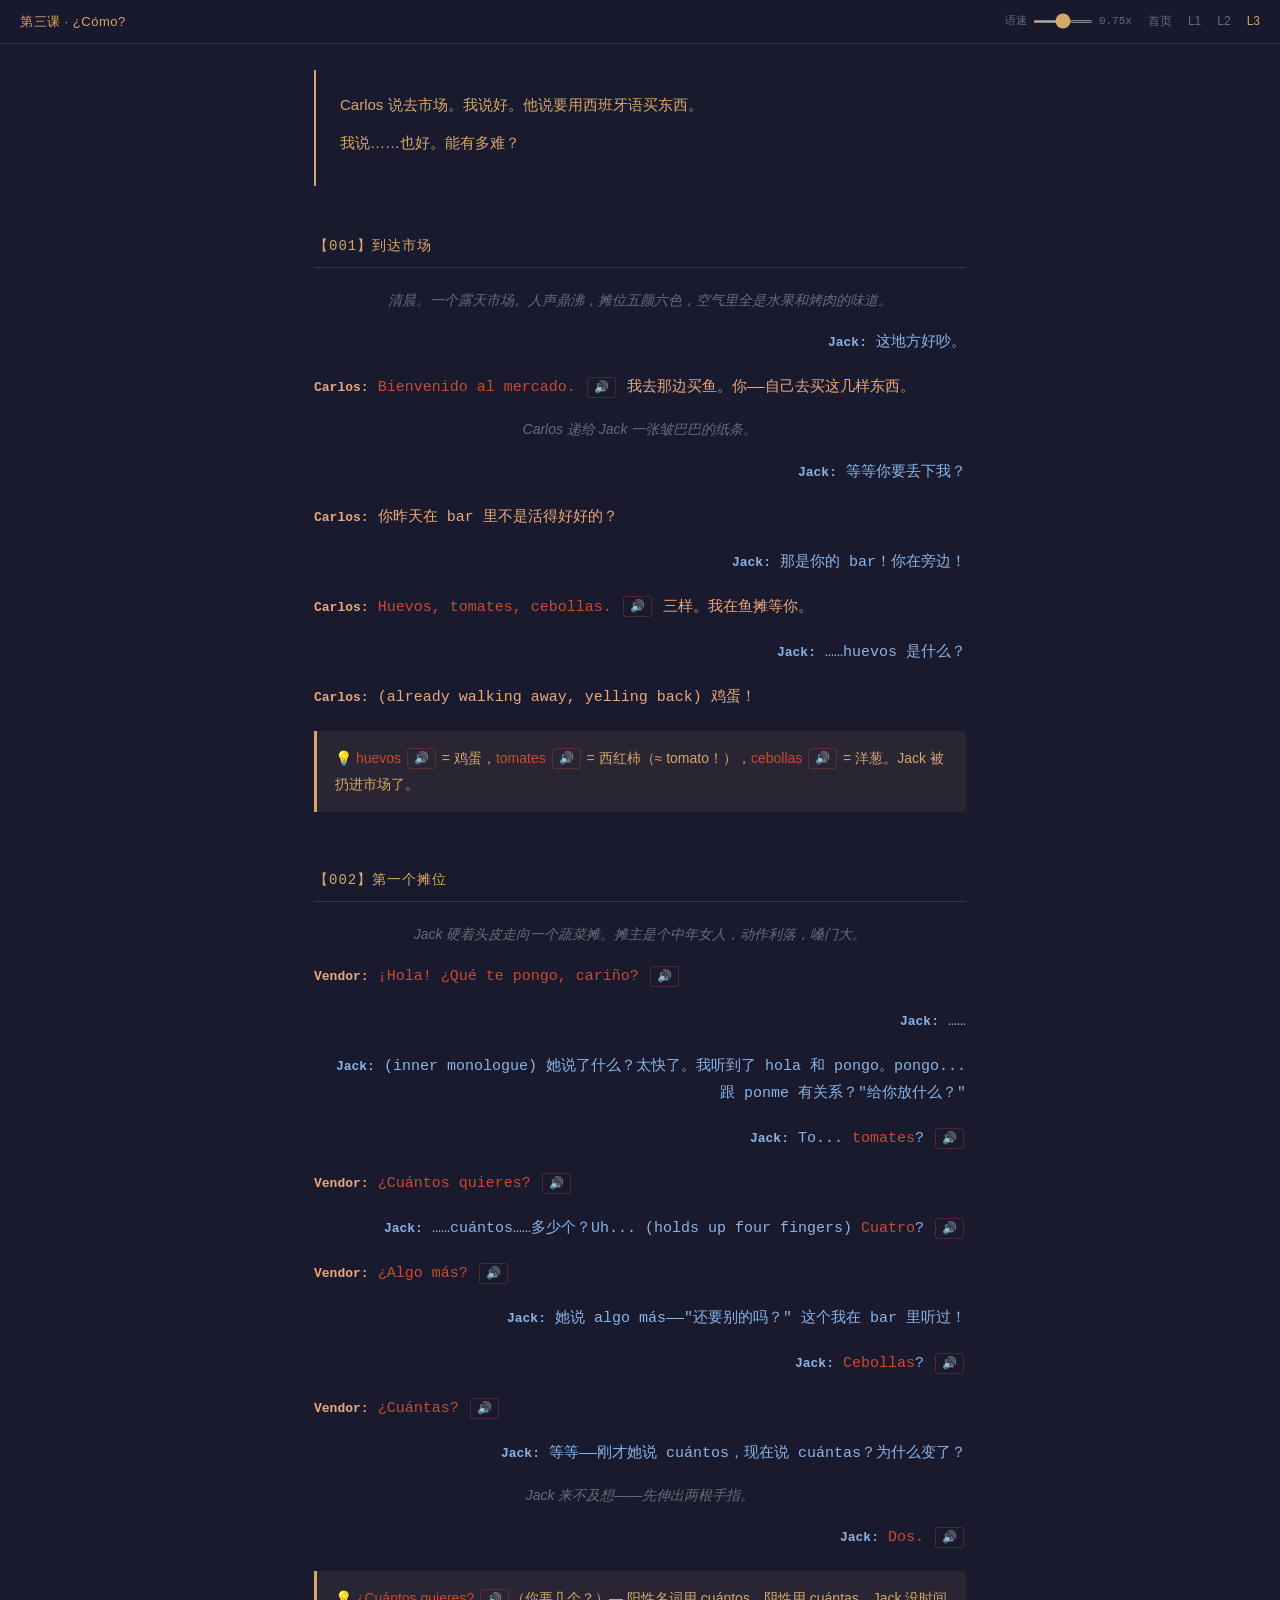
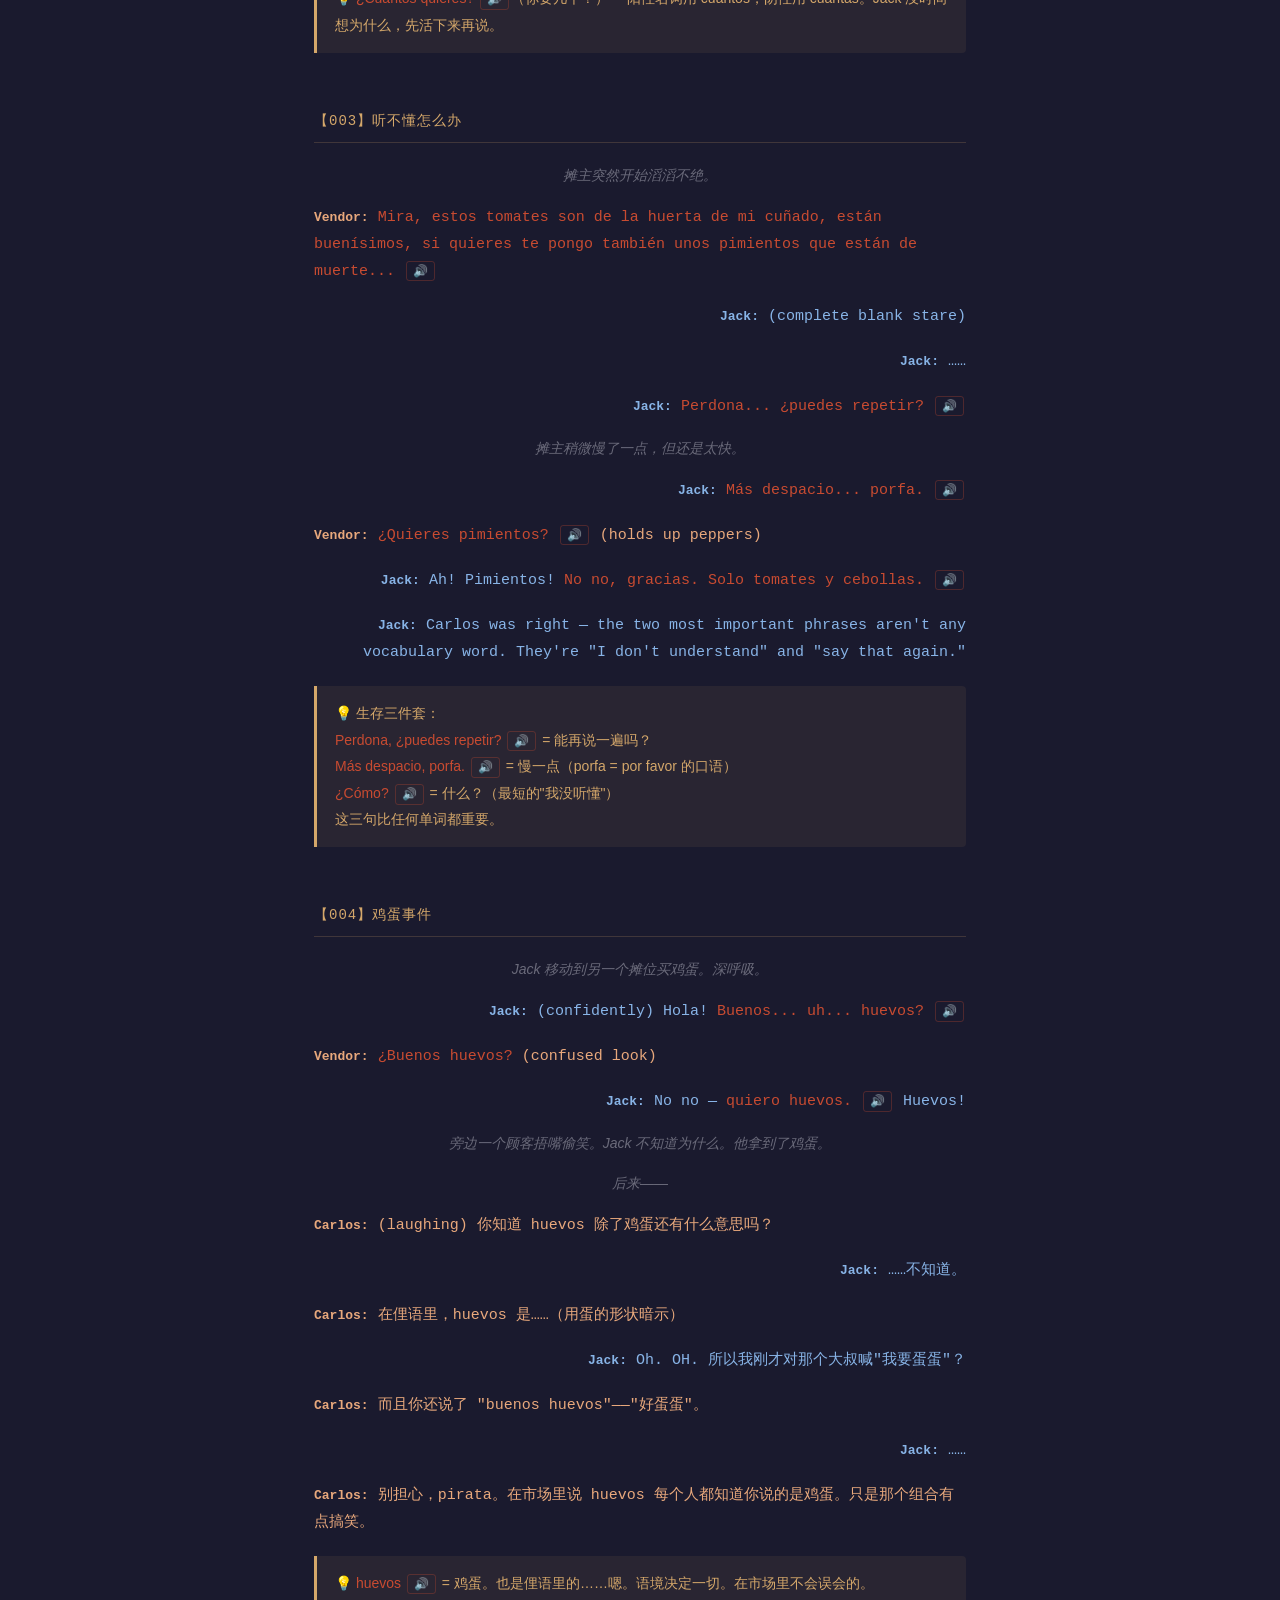
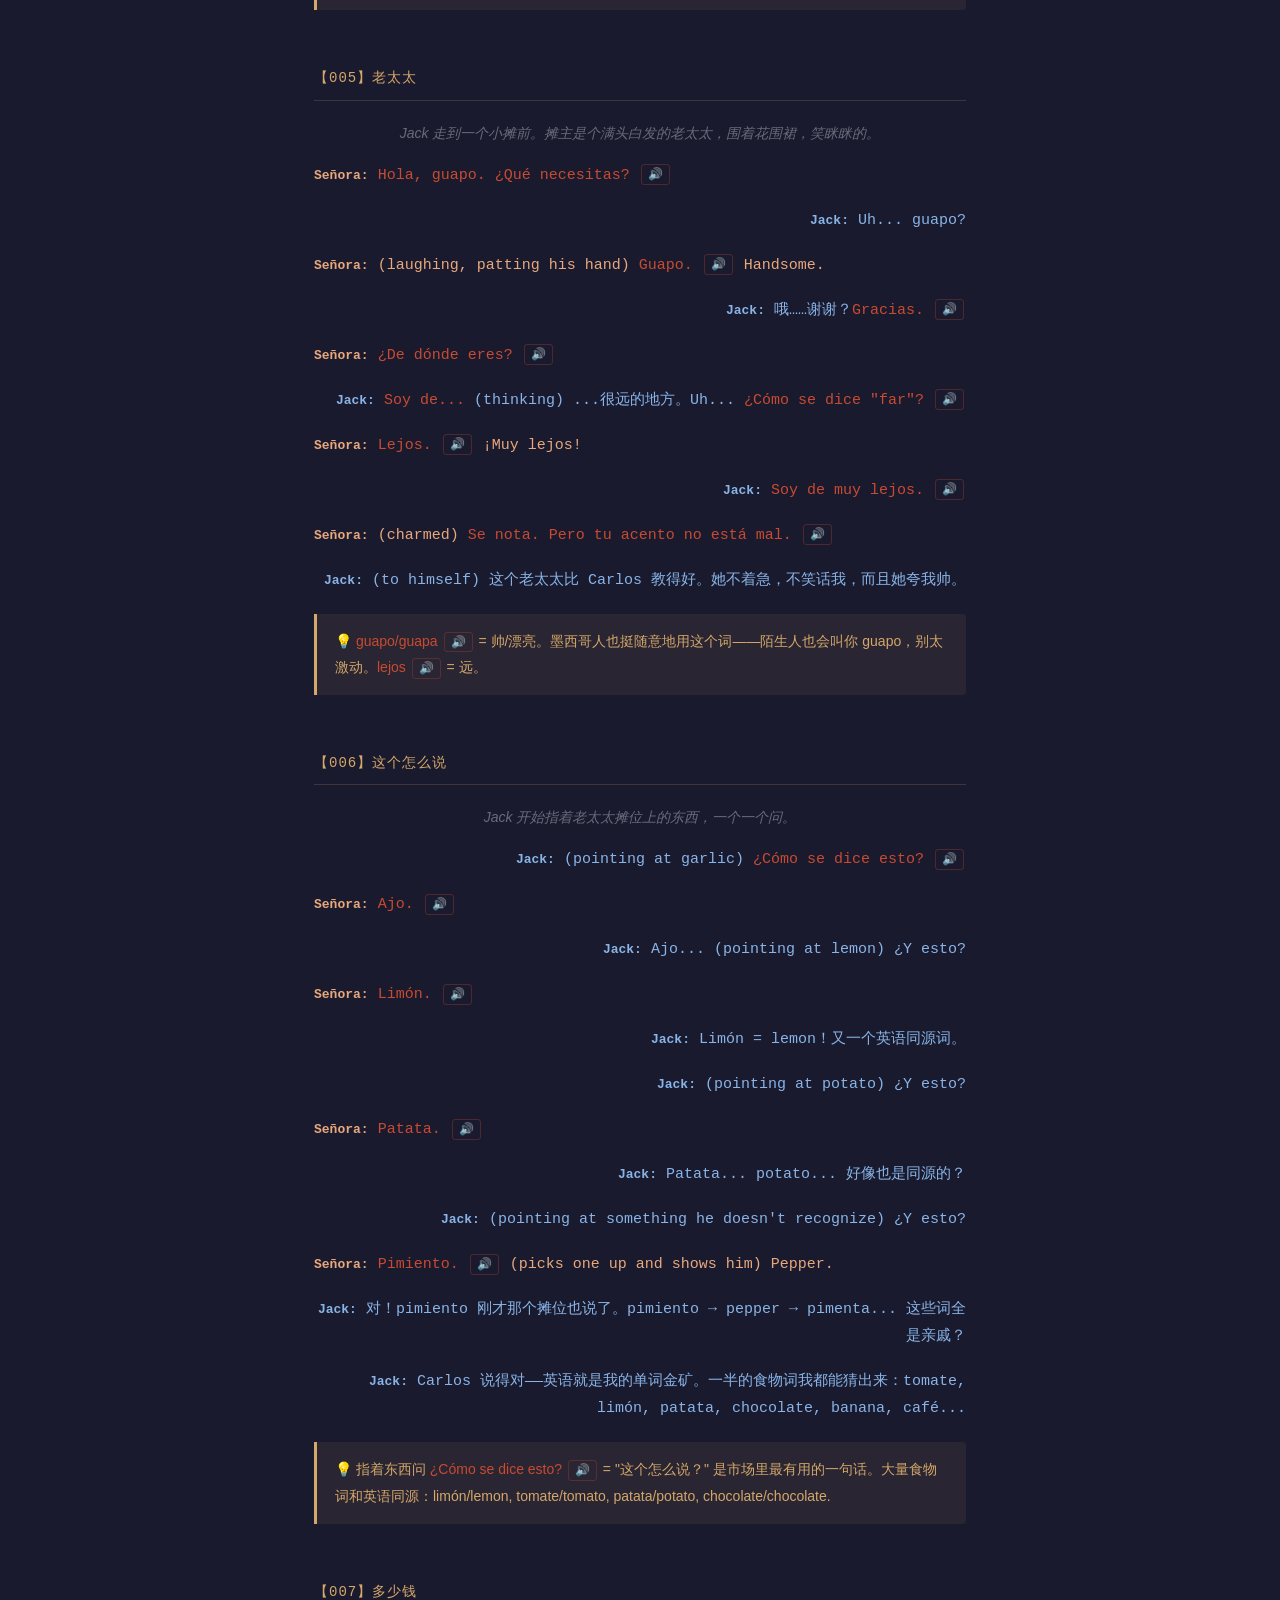
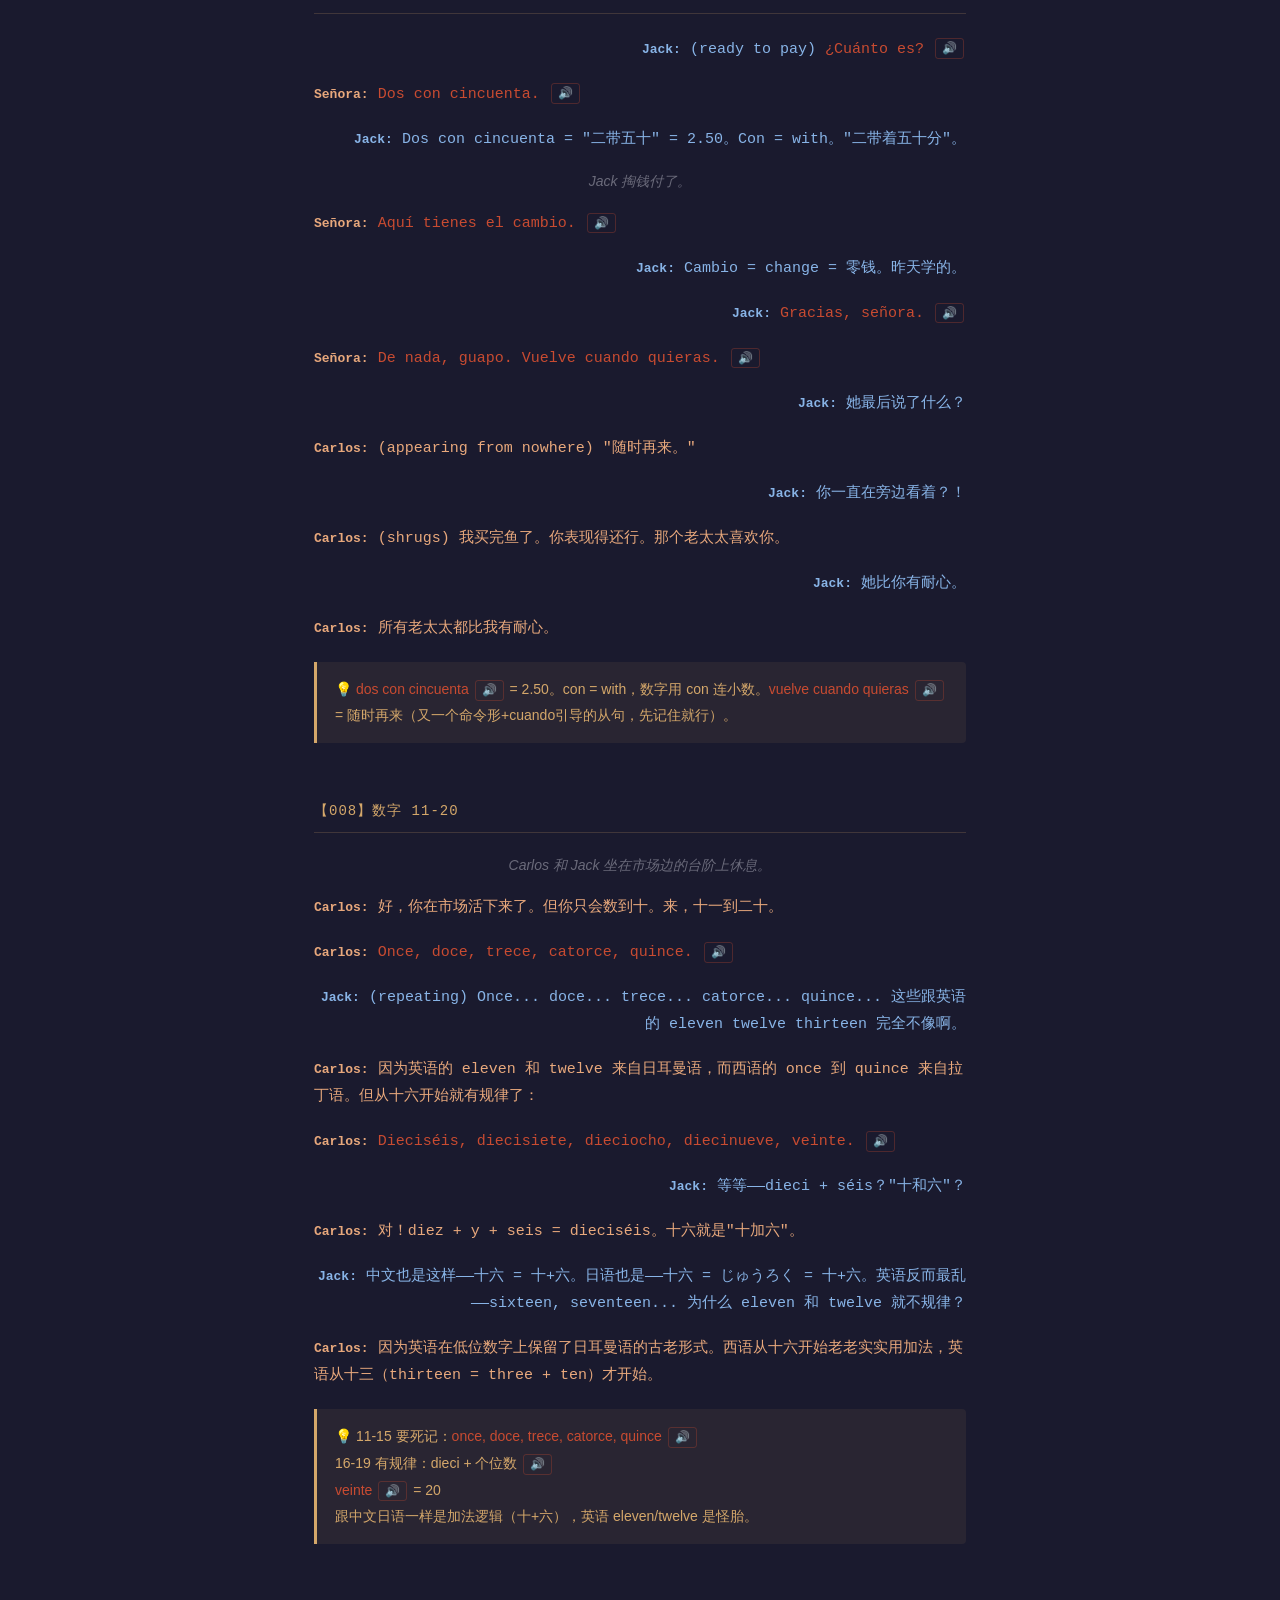
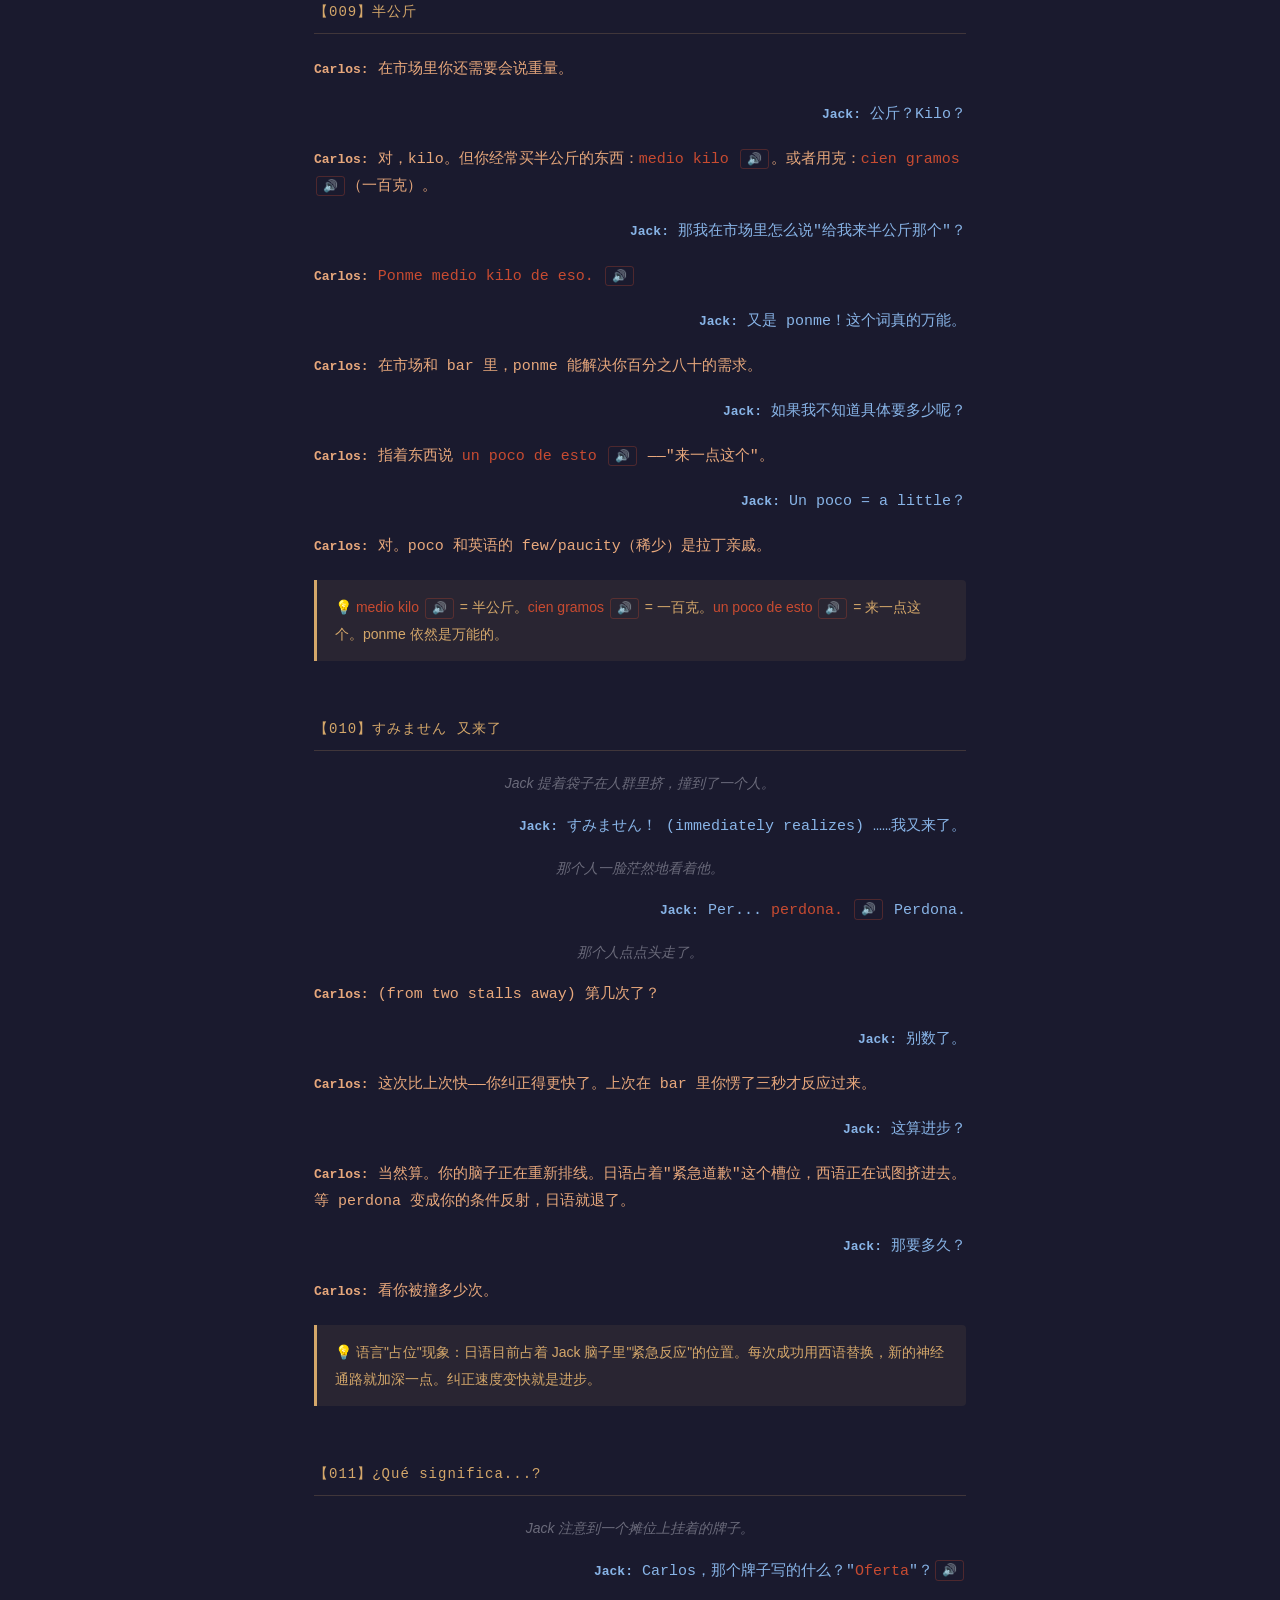
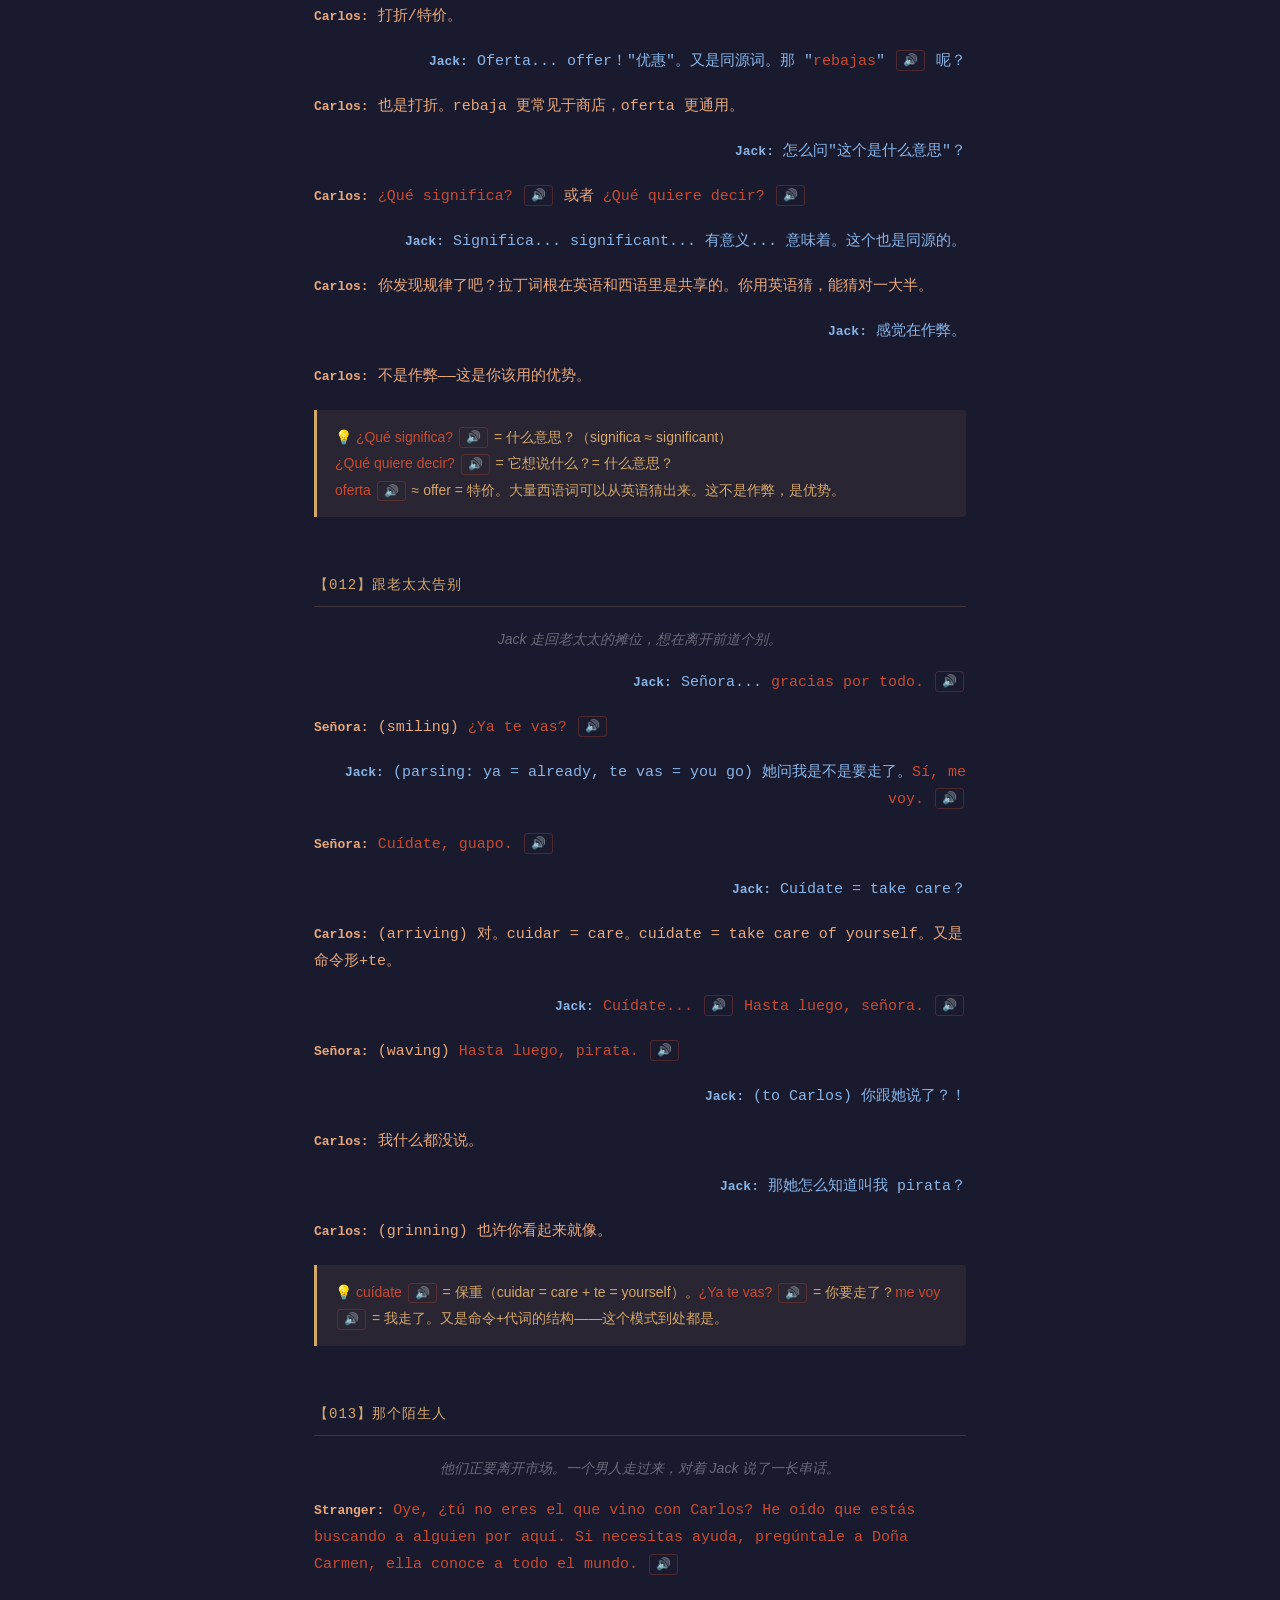
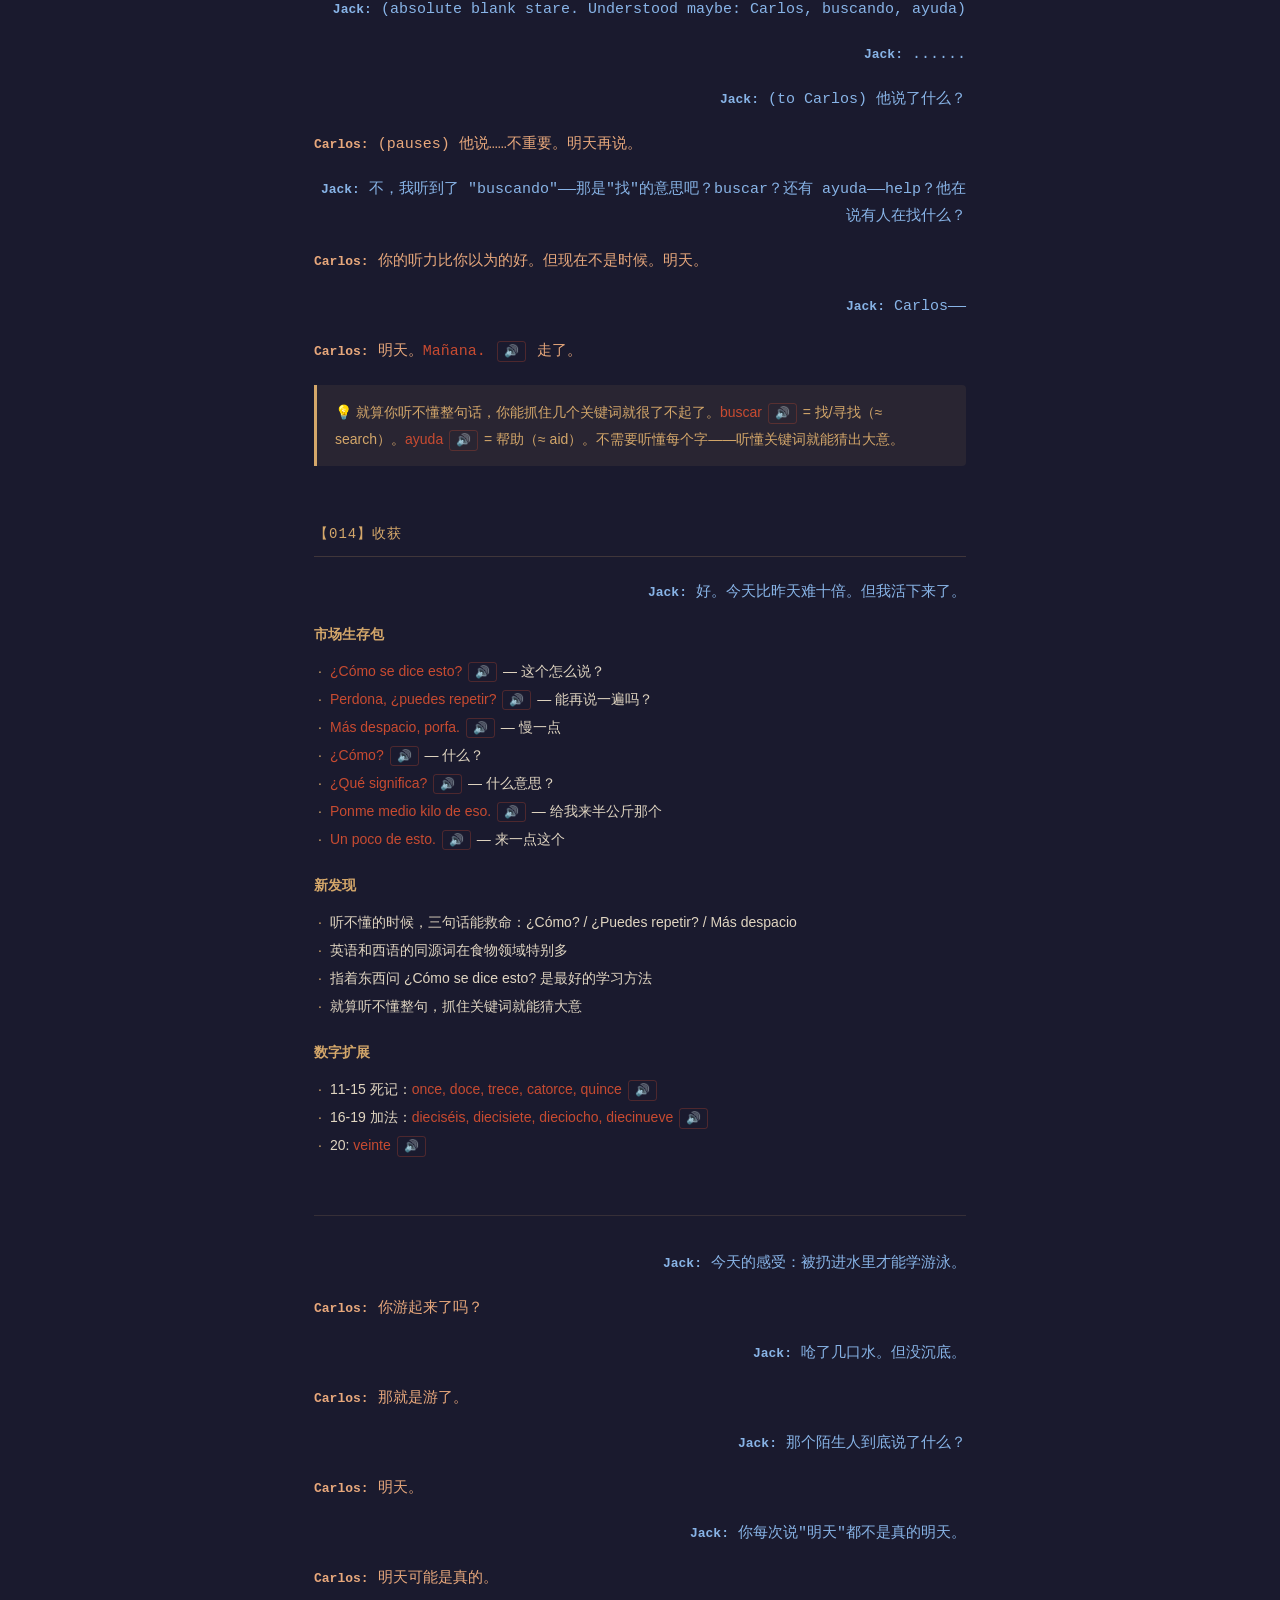
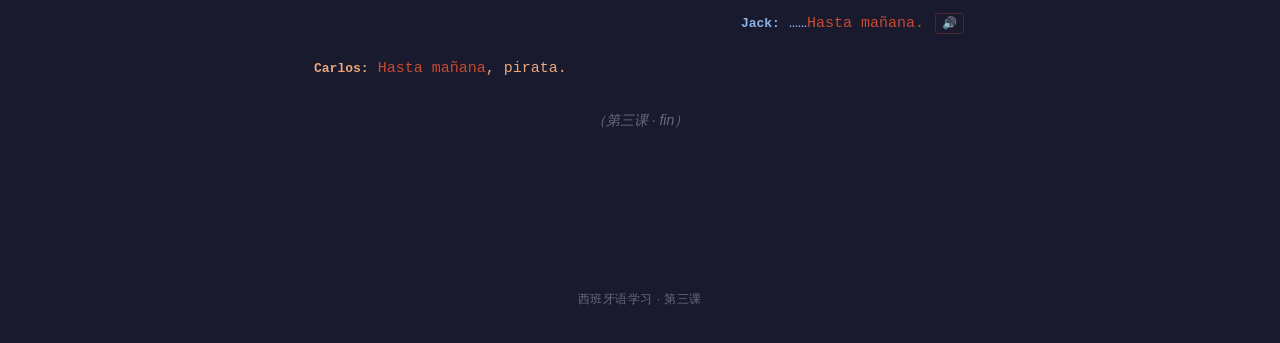
<file: leccion3.html>
<!DOCTYPE html>
<html lang="zh-CN">
<head>
<meta charset="UTF-8">
<meta name="viewport" content="width=device-width, initial-scale=1.0">
<title>西班牙语学习 · 第三课</title>
<style>
*,*::before,*::after{margin:0;padding:0;box-sizing:border-box}
html{scroll-behavior:smooth}
:root{
  --bg:#1a1a2e;--text:#e0d5c1;--gold:#d4a76a;--terracotta:#c84b31;
  --blue:#88b4e7;--orange:#e8a87c;--dim:#6a6a7a;
  --mono:"SF Mono","Fira Code","Cascadia Code",Menlo,monospace;
  --sans:-apple-system,BlinkMacSystemFont,"Segoe UI",sans-serif;
}
body{font-family:var(--mono);background:var(--bg);color:var(--text);line-height:1.8;font-size:15px;-webkit-font-smoothing:antialiased}

/* Top bar */
.topbar{position:fixed;top:0;left:0;right:0;height:44px;background:rgba(26,26,46,.92);backdrop-filter:blur(8px);-webkit-backdrop-filter:blur(8px);border-bottom:1px solid rgba(212,167,106,.15);display:flex;align-items:center;justify-content:space-between;padding:0 20px;z-index:100;font-size:13px}
.topbar-left{color:var(--gold);font-family:var(--sans);letter-spacing:.5px}
.topbar-right{display:flex;align-items:center;gap:16px}
.topbar-right a{color:var(--dim);text-decoration:none;font-family:var(--sans);font-size:12px;transition:color .2s}
.topbar-right a:hover{color:var(--gold)}
.topbar-right a.active{color:var(--gold)}
.speed-ctrl{display:flex;align-items:center;gap:6px;color:var(--dim);font-size:11px}
.speed-ctrl input[type=range]{width:60px;accent-color:var(--gold);height:3px}

/* Main container */
.container{max-width:700px;margin:0 auto;padding:70px 24px 60px}

/* Prologue */
.prologue{border-left:2px solid var(--gold);padding:20px 24px;margin-bottom:48px;opacity:0;transform:translateY(16px);transition:opacity .6s,transform .6s}
.prologue.visible{opacity:1;transform:translateY(0)}
.prologue p{color:var(--gold);font-family:var(--sans);font-size:15px;line-height:2;margin-bottom:8px}

/* Entry sections */
.entry{margin-bottom:56px;opacity:0;transform:translateY(20px);transition:opacity .6s ease,transform .6s ease}
.entry.visible{opacity:1;transform:translateY(0)}
.entry-header{color:var(--gold);font-size:14px;letter-spacing:1px;margin-bottom:20px;padding-bottom:8px;border-bottom:1px solid rgba(212,167,106,.2)}

/* Dialogue */
.line{margin-bottom:14px;padding:2px 0}
.line-carlos{text-align:left}
.line-carlos .speaker{color:var(--orange);font-weight:600;font-size:13px}
.line-carlos .content{color:var(--orange)}
.line-explorer{text-align:right}
.line-explorer .speaker{color:var(--blue);font-weight:600;font-size:13px}
.line-explorer .content{color:var(--blue)}

/* Spanish highlight */
.es{color:var(--terracotta);font-weight:500}

/* Audio button */
.speak-btn{background:none;border:1px solid rgba(200,75,49,.3);color:var(--terracotta);cursor:pointer;font-size:12px;padding:1px 6px;border-radius:3px;margin:0 2px;vertical-align:middle;transition:all .2s;font-family:var(--sans);line-height:1.4}
.speak-btn:hover{background:rgba(200,75,49,.15);border-color:var(--terracotta)}
.speak-btn:active{transform:scale(.95)}

/* Insight box */
.insight{background:rgba(212,167,106,.08);border-left:3px solid var(--gold);padding:14px 18px;margin:18px 0;border-radius:0 4px 4px 0;font-size:14px;color:var(--gold);line-height:1.9;font-family:var(--sans)}
.insight em{font-style:normal;color:var(--text);opacity:.8}

/* Narrative / stage direction */
.narrative{color:var(--dim);font-style:italic;text-align:center;margin:14px 0;font-size:14px;font-family:var(--sans)}

/* Divider */
.divider{border:none;border-top:1px solid rgba(212,167,106,.12);margin:40px 0}

/* Summary section */
.summary-group{margin:12px 0 20px}
.summary-group h4{color:var(--gold);font-size:14px;margin-bottom:10px;font-family:var(--sans);font-weight:600}
.summary-group ul{list-style:none;padding-left:0}
.summary-group li{color:var(--text);font-size:14px;line-height:2;font-family:var(--sans);padding-left:16px;position:relative}
.summary-group li::before{content:"·";position:absolute;left:4px;color:var(--gold)}

/* Epilogue */
.epilogue{border-top:1px solid rgba(212,167,106,.15);padding-top:32px;margin-top:48px}

/* Footer */
footer{text-align:center;padding:40px 0 32px;color:var(--dim);font-size:12px;font-family:var(--sans);letter-spacing:.5px}

/* Mobile */
@media(max-width:600px){
  body{font-size:14px}
  .container{padding:60px 16px 40px}
  .topbar{padding:0 12px;font-size:12px}
  .speed-ctrl input[type=range]{width:48px}
  .line-explorer,.line-carlos{text-align:left}
}

/* Print */
@media print{
  body{background:#fff;color:#222}
  .topbar{display:none}
  .speak-btn{display:none}
  .speed-ctrl{display:none}
  .es{color:#b33}
  .insight{border-left-color:#999;background:#f5f5f5;color:#555}
  .entry{opacity:1!important;transform:none!important}
  .prologue{opacity:1!important;transform:none!important}
}
</style>
</head>
<body>

<nav class="topbar">
  <div class="topbar-left">第三课 · ¿Cómo?</div>
  <div class="topbar-right">
    <div class="speed-ctrl">
      <span>语速</span>
      <input type="range" min="50" max="100" value="75" id="speedSlider">
      <span id="speedVal">0.75x</span>
    </div>
    <a href="index.html">首页</a>
    <a href="leccion1.html">L1</a>
    <a href="leccion2.html">L2</a>
    <a href="leccion3.html" class="active">L3</a>
  </div>
</nav>

<main class="container">

<!-- Prologue -->
<section class="prologue">
  <p>Carlos 说去市场。我说好。他说要用西班牙语买东西。</p>
  <p>我说……也好。能有多难？</p>
</section>

<!-- 001 -->
<section class="entry" id="e001">
<div class="entry-header">【001】到达市场</div>

<div class="narrative">清晨。一个露天市场。人声鼎沸，摊位五颜六色，空气里全是水果和烤肉的味道。</div>

<div class="line line-explorer"><span class="speaker">Jack:</span> <span class="content">这地方好吵。</span></div>

<div class="line line-carlos"><span class="speaker">Carlos:</span> <span class="content"><span class="es">Bienvenido al mercado.</span> <button class="speak-btn" onclick="speak('Bienvenido al mercado.')">🔊</button> 我去那边买鱼。你——自己去买这几样东西。</span></div>

<div class="narrative">Carlos 递给 Jack 一张皱巴巴的纸条。</div>

<div class="line line-explorer"><span class="speaker">Jack:</span> <span class="content">等等你要丢下我？</span></div>

<div class="line line-carlos"><span class="speaker">Carlos:</span> <span class="content">你昨天在 bar 里不是活得好好的？</span></div>

<div class="line line-explorer"><span class="speaker">Jack:</span> <span class="content">那是你的 bar！你在旁边！</span></div>

<div class="line line-carlos"><span class="speaker">Carlos:</span> <span class="content"><span class="es">Huevos, tomates, cebollas.</span> <button class="speak-btn" onclick="speak('Huevos, tomates, cebollas.')">🔊</button> 三样。我在鱼摊等你。</span></div>

<div class="line line-explorer"><span class="speaker">Jack:</span> <span class="content">……huevos 是什么？</span></div>

<div class="line line-carlos"><span class="speaker">Carlos:</span> <span class="content">(already walking away, yelling back) 鸡蛋！</span></div>

<div class="insight">💡 <span class="es">huevos</span> <button class="speak-btn" onclick="speak('huevos')">🔊</button> = 鸡蛋，<span class="es">tomates</span> <button class="speak-btn" onclick="speak('tomates')">🔊</button> = 西红柿（≈ tomato！），<span class="es">cebollas</span> <button class="speak-btn" onclick="speak('cebollas')">🔊</button> = 洋葱。Jack 被扔进市场了。</div>
</section>

<!-- 002 -->
<section class="entry" id="e002">
<div class="entry-header">【002】第一个摊位</div>

<div class="narrative">Jack 硬着头皮走向一个蔬菜摊。摊主是个中年女人，动作利落，嗓门大。</div>

<div class="line line-carlos"><span class="speaker">Vendor:</span> <span class="content"><span class="es">¡Hola! ¿Qué te pongo, cariño?</span> <button class="speak-btn" onclick="speak('¡Hola! ¿Qué te pongo, cariño?')">🔊</button></span></div>

<div class="line line-explorer"><span class="speaker">Jack:</span> <span class="content">……</span></div>

<div class="line line-explorer"><span class="speaker">Jack:</span> <span class="content">(inner monologue) 她说了什么？太快了。我听到了 hola 和 pongo。pongo... 跟 ponme 有关系？"给你放什么？"</span></div>

<div class="line line-explorer"><span class="speaker">Jack:</span> <span class="content">To... <span class="es">tomates</span>? <button class="speak-btn" onclick="speak('tomates')">🔊</button></span></div>

<div class="line line-carlos"><span class="speaker">Vendor:</span> <span class="content"><span class="es">¿Cuántos quieres?</span> <button class="speak-btn" onclick="speak('¿Cuántos quieres?')">🔊</button></span></div>

<div class="line line-explorer"><span class="speaker">Jack:</span> <span class="content">……cuántos……多少个？Uh... (holds up four fingers) <span class="es">Cuatro</span>? <button class="speak-btn" onclick="speak('Cuatro')">🔊</button></span></div>

<div class="line line-carlos"><span class="speaker">Vendor:</span> <span class="content"><span class="es">¿Algo más?</span> <button class="speak-btn" onclick="speak('¿Algo más?')">🔊</button></span></div>

<div class="line line-explorer"><span class="speaker">Jack:</span> <span class="content">她说 algo más——"还要别的吗？" 这个我在 bar 里听过！</span></div>

<div class="line line-explorer"><span class="speaker">Jack:</span> <span class="content"><span class="es">Cebollas</span>? <button class="speak-btn" onclick="speak('Cebollas')">🔊</button></span></div>

<div class="line line-carlos"><span class="speaker">Vendor:</span> <span class="content"><span class="es">¿Cuántas?</span> <button class="speak-btn" onclick="speak('¿Cuántas?')">🔊</button></span></div>

<div class="line line-explorer"><span class="speaker">Jack:</span> <span class="content">等等——刚才她说 cuántos，现在说 cuántas？为什么变了？</span></div>

<div class="narrative">Jack 来不及想——先伸出两根手指。</div>

<div class="line line-explorer"><span class="speaker">Jack:</span> <span class="content"><span class="es">Dos.</span> <button class="speak-btn" onclick="speak('Dos')">🔊</button></span></div>

<div class="insight">💡 <span class="es">¿Cuántos quieres?</span> <button class="speak-btn" onclick="speak('¿Cuántos quieres?')">🔊</button>（你要几个？）— 阳性名词用 cuántos，阴性用 cuántas。Jack 没时间想为什么，先活下来再说。</div>
</section>

<!-- 003 -->
<section class="entry" id="e003">
<div class="entry-header">【003】听不懂怎么办</div>

<div class="narrative">摊主突然开始滔滔不绝。</div>

<div class="line line-carlos"><span class="speaker">Vendor:</span> <span class="content"><span class="es">Mira, estos tomates son de la huerta de mi cuñado, están buenísimos, si quieres te pongo también unos pimientos que están de muerte...</span> <button class="speak-btn" onclick="speak('Mira, estos tomates son de la huerta de mi cuñado, están buenísimos, si quieres te pongo también unos pimientos que están de muerte.')">🔊</button></span></div>

<div class="line line-explorer"><span class="speaker">Jack:</span> <span class="content">(complete blank stare)</span></div>

<div class="line line-explorer"><span class="speaker">Jack:</span> <span class="content">……</span></div>

<div class="line line-explorer"><span class="speaker">Jack:</span> <span class="content"><span class="es">Perdona... ¿puedes repetir?</span> <button class="speak-btn" onclick="speak('Perdona, ¿puedes repetir?')">🔊</button></span></div>

<div class="narrative">摊主稍微慢了一点，但还是太快。</div>

<div class="line line-explorer"><span class="speaker">Jack:</span> <span class="content"><span class="es">Más despacio... porfa.</span> <button class="speak-btn" onclick="speak('Más despacio, por favor.')">🔊</button></span></div>

<div class="line line-carlos"><span class="speaker">Vendor:</span> <span class="content"><span class="es">¿Quieres pimientos?</span> <button class="speak-btn" onclick="speak('¿Quieres pimientos?')">🔊</button> (holds up peppers)</span></div>

<div class="line line-explorer"><span class="speaker">Jack:</span> <span class="content">Ah! Pimientos! <span class="es">No no, gracias. Solo tomates y cebollas.</span> <button class="speak-btn" onclick="speak('No, gracias. Solo tomates y cebollas.')">🔊</button></span></div>

<div class="line line-explorer"><span class="speaker">Jack:</span> <span class="content">Carlos was right — the two most important phrases aren't any vocabulary word. They're "I don't understand" and "say that again."</span></div>

<div class="insight">💡 生存三件套：<br>
<span class="es">Perdona, ¿puedes repetir?</span> <button class="speak-btn" onclick="speak('Perdona, ¿puedes repetir?')">🔊</button> = 能再说一遍吗？<br>
<span class="es">Más despacio, porfa.</span> <button class="speak-btn" onclick="speak('Más despacio, por favor.')">🔊</button> = 慢一点（porfa = por favor 的口语）<br>
<span class="es">¿Cómo?</span> <button class="speak-btn" onclick="speak('¿Cómo?')">🔊</button> = 什么？（最短的"我没听懂"）<br>
这三句比任何单词都重要。</div>
</section>

<!-- 004 -->
<section class="entry" id="e004">
<div class="entry-header">【004】鸡蛋事件</div>

<div class="narrative">Jack 移动到另一个摊位买鸡蛋。深呼吸。</div>

<div class="line line-explorer"><span class="speaker">Jack:</span> <span class="content">(confidently) Hola! <span class="es">Buenos... uh... huevos?</span> <button class="speak-btn" onclick="speak('Buenos huevos')">🔊</button></span></div>

<div class="line line-carlos"><span class="speaker">Vendor:</span> <span class="content"><span class="es">¿Buenos huevos?</span> (confused look)</span></div>

<div class="line line-explorer"><span class="speaker">Jack:</span> <span class="content">No no — <span class="es">quiero huevos.</span> <button class="speak-btn" onclick="speak('Quiero huevos.')">🔊</button> Huevos!</span></div>

<div class="narrative">旁边一个顾客捂嘴偷笑。Jack 不知道为什么。他拿到了鸡蛋。</div>

<div class="narrative">后来——</div>

<div class="line line-carlos"><span class="speaker">Carlos:</span> <span class="content">(laughing) 你知道 huevos 除了鸡蛋还有什么意思吗？</span></div>

<div class="line line-explorer"><span class="speaker">Jack:</span> <span class="content">……不知道。</span></div>

<div class="line line-carlos"><span class="speaker">Carlos:</span> <span class="content">在俚语里，huevos 是……（用蛋的形状暗示）</span></div>

<div class="line line-explorer"><span class="speaker">Jack:</span> <span class="content">Oh. OH. 所以我刚才对那个大叔喊"我要蛋蛋"？</span></div>

<div class="line line-carlos"><span class="speaker">Carlos:</span> <span class="content">而且你还说了 "buenos huevos"——"好蛋蛋"。</span></div>

<div class="line line-explorer"><span class="speaker">Jack:</span> <span class="content">……</span></div>

<div class="line line-carlos"><span class="speaker">Carlos:</span> <span class="content">别担心，pirata。在市场里说 huevos 每个人都知道你说的是鸡蛋。只是那个组合有点搞笑。</span></div>

<div class="insight">💡 <span class="es">huevos</span> <button class="speak-btn" onclick="speak('huevos')">🔊</button> = 鸡蛋。也是俚语里的……嗯。语境决定一切。在市场里不会误会的。</div>
</section>

<!-- 005 -->
<section class="entry" id="e005">
<div class="entry-header">【005】老太太</div>

<div class="narrative">Jack 走到一个小摊前。摊主是个满头白发的老太太，围着花围裙，笑眯眯的。</div>

<div class="line line-carlos"><span class="speaker">Señora:</span> <span class="content"><span class="es">Hola, guapo. ¿Qué necesitas?</span> <button class="speak-btn" onclick="speak('Hola, guapo. ¿Qué necesitas?')">🔊</button></span></div>

<div class="line line-explorer"><span class="speaker">Jack:</span> <span class="content">Uh... guapo?</span></div>

<div class="line line-carlos"><span class="speaker">Señora:</span> <span class="content">(laughing, patting his hand) <span class="es">Guapo.</span> <button class="speak-btn" onclick="speak('Guapo')">🔊</button> Handsome.</span></div>

<div class="line line-explorer"><span class="speaker">Jack:</span> <span class="content">哦……谢谢？<span class="es">Gracias.</span> <button class="speak-btn" onclick="speak('Gracias')">🔊</button></span></div>

<div class="line line-carlos"><span class="speaker">Señora:</span> <span class="content"><span class="es">¿De dónde eres?</span> <button class="speak-btn" onclick="speak('¿De dónde eres?')">🔊</button></span></div>

<div class="line line-explorer"><span class="speaker">Jack:</span> <span class="content"><span class="es">Soy de...</span> (thinking) ...很远的地方。Uh... <span class="es">¿Cómo se dice "far"?</span> <button class="speak-btn" onclick="speak('¿Cómo se dice far?')">🔊</button></span></div>

<div class="line line-carlos"><span class="speaker">Señora:</span> <span class="content"><span class="es">Lejos.</span> <button class="speak-btn" onclick="speak('Lejos')">🔊</button> ¡Muy lejos!</span></div>

<div class="line line-explorer"><span class="speaker">Jack:</span> <span class="content"><span class="es">Soy de muy lejos.</span> <button class="speak-btn" onclick="speak('Soy de muy lejos.')">🔊</button></span></div>

<div class="line line-carlos"><span class="speaker">Señora:</span> <span class="content">(charmed) <span class="es">Se nota. Pero tu acento no está mal.</span> <button class="speak-btn" onclick="speak('Se nota. Pero tu acento no está mal.')">🔊</button></span></div>

<div class="line line-explorer"><span class="speaker">Jack:</span> <span class="content">(to himself) 这个老太太比 Carlos 教得好。她不着急，不笑话我，而且她夸我帅。</span></div>

<div class="insight">💡 <span class="es">guapo/guapa</span> <button class="speak-btn" onclick="speak('guapo, guapa')">🔊</button> = 帅/漂亮。墨西哥人也挺随意地用这个词——陌生人也会叫你 guapo，别太激动。<span class="es">lejos</span> <button class="speak-btn" onclick="speak('lejos')">🔊</button> = 远。</div>
</section>

<!-- 006 -->
<section class="entry" id="e006">
<div class="entry-header">【006】这个怎么说</div>

<div class="narrative">Jack 开始指着老太太摊位上的东西，一个一个问。</div>

<div class="line line-explorer"><span class="speaker">Jack:</span> <span class="content">(pointing at garlic) <span class="es">¿Cómo se dice esto?</span> <button class="speak-btn" onclick="speak('¿Cómo se dice esto?')">🔊</button></span></div>

<div class="line line-carlos"><span class="speaker">Señora:</span> <span class="content"><span class="es">Ajo.</span> <button class="speak-btn" onclick="speak('Ajo')">🔊</button></span></div>

<div class="line line-explorer"><span class="speaker">Jack:</span> <span class="content">Ajo... (pointing at lemon) ¿Y esto?</span></div>

<div class="line line-carlos"><span class="speaker">Señora:</span> <span class="content"><span class="es">Limón.</span> <button class="speak-btn" onclick="speak('Limón')">🔊</button></span></div>

<div class="line line-explorer"><span class="speaker">Jack:</span> <span class="content">Limón = lemon！又一个英语同源词。</span></div>

<div class="line line-explorer"><span class="speaker">Jack:</span> <span class="content">(pointing at potato) ¿Y esto?</span></div>

<div class="line line-carlos"><span class="speaker">Señora:</span> <span class="content"><span class="es">Patata.</span> <button class="speak-btn" onclick="speak('Patata')">🔊</button></span></div>

<div class="line line-explorer"><span class="speaker">Jack:</span> <span class="content">Patata... potato... 好像也是同源的？</span></div>

<div class="line line-explorer"><span class="speaker">Jack:</span> <span class="content">(pointing at something he doesn't recognize) ¿Y esto?</span></div>

<div class="line line-carlos"><span class="speaker">Señora:</span> <span class="content"><span class="es">Pimiento.</span> <button class="speak-btn" onclick="speak('Pimiento')">🔊</button> (picks one up and shows him) Pepper.</span></div>

<div class="line line-explorer"><span class="speaker">Jack:</span> <span class="content">对！pimiento 刚才那个摊位也说了。pimiento → pepper → pimenta... 这些词全是亲戚？</span></div>

<div class="line line-explorer"><span class="speaker">Jack:</span> <span class="content">Carlos 说得对——英语就是我的单词金矿。一半的食物词我都能猜出来：tomate, limón, patata, chocolate, banana, café...</span></div>

<div class="insight">💡 指着东西问 <span class="es">¿Cómo se dice esto?</span> <button class="speak-btn" onclick="speak('¿Cómo se dice esto?')">🔊</button> = "这个怎么说？" 是市场里最有用的一句话。大量食物词和英语同源：limón/lemon, tomate/tomato, patata/potato, chocolate/chocolate.</div>
</section>

<!-- 007 -->
<section class="entry" id="e007">
<div class="entry-header">【007】多少钱</div>

<div class="line line-explorer"><span class="speaker">Jack:</span> <span class="content">(ready to pay) <span class="es">¿Cuánto es?</span> <button class="speak-btn" onclick="speak('¿Cuánto es?')">🔊</button></span></div>

<div class="line line-carlos"><span class="speaker">Señora:</span> <span class="content"><span class="es">Dos con cincuenta.</span> <button class="speak-btn" onclick="speak('Dos con cincuenta.')">🔊</button></span></div>

<div class="line line-explorer"><span class="speaker">Jack:</span> <span class="content">Dos con cincuenta = "二带五十" = 2.50。Con = with。"二带着五十分"。</span></div>

<div class="narrative">Jack 掏钱付了。</div>

<div class="line line-carlos"><span class="speaker">Señora:</span> <span class="content"><span class="es">Aquí tienes el cambio.</span> <button class="speak-btn" onclick="speak('Aquí tienes el cambio.')">🔊</button></span></div>

<div class="line line-explorer"><span class="speaker">Jack:</span> <span class="content">Cambio = change = 零钱。昨天学的。</span></div>

<div class="line line-explorer"><span class="speaker">Jack:</span> <span class="content"><span class="es">Gracias, señora.</span> <button class="speak-btn" onclick="speak('Gracias, señora.')">🔊</button></span></div>

<div class="line line-carlos"><span class="speaker">Señora:</span> <span class="content"><span class="es">De nada, guapo. Vuelve cuando quieras.</span> <button class="speak-btn" onclick="speak('De nada, guapo. Vuelve cuando quieras.')">🔊</button></span></div>

<div class="line line-explorer"><span class="speaker">Jack:</span> <span class="content">她最后说了什么？</span></div>

<div class="line line-carlos"><span class="speaker">Carlos:</span> <span class="content">(appearing from nowhere) "随时再来。"</span></div>

<div class="line line-explorer"><span class="speaker">Jack:</span> <span class="content">你一直在旁边看着？！</span></div>

<div class="line line-carlos"><span class="speaker">Carlos:</span> <span class="content">(shrugs) 我买完鱼了。你表现得还行。那个老太太喜欢你。</span></div>

<div class="line line-explorer"><span class="speaker">Jack:</span> <span class="content">她比你有耐心。</span></div>

<div class="line line-carlos"><span class="speaker">Carlos:</span> <span class="content">所有老太太都比我有耐心。</span></div>

<div class="insight">💡 <span class="es">dos con cincuenta</span> <button class="speak-btn" onclick="speak('dos con cincuenta')">🔊</button> = 2.50。con = with，数字用 con 连小数。<span class="es">vuelve cuando quieras</span> <button class="speak-btn" onclick="speak('vuelve cuando quieras')">🔊</button> = 随时再来（又一个命令形+cuando引导的从句，先记住就行）。</div>
</section>

<!-- 008 -->
<section class="entry" id="e008">
<div class="entry-header">【008】数字 11-20</div>

<div class="narrative">Carlos 和 Jack 坐在市场边的台阶上休息。</div>

<div class="line line-carlos"><span class="speaker">Carlos:</span> <span class="content">好，你在市场活下来了。但你只会数到十。来，十一到二十。</span></div>

<div class="line line-carlos"><span class="speaker">Carlos:</span> <span class="content"><span class="es">Once, doce, trece, catorce, quince.</span> <button class="speak-btn" onclick="speak('Once, doce, trece, catorce, quince.')">🔊</button></span></div>

<div class="line line-explorer"><span class="speaker">Jack:</span> <span class="content">(repeating) Once... doce... trece... catorce... quince... 这些跟英语的 eleven twelve thirteen 完全不像啊。</span></div>

<div class="line line-carlos"><span class="speaker">Carlos:</span> <span class="content">因为英语的 eleven 和 twelve 来自日耳曼语，而西语的 once 到 quince 来自拉丁语。但从十六开始就有规律了：</span></div>

<div class="line line-carlos"><span class="speaker">Carlos:</span> <span class="content"><span class="es">Dieciséis, diecisiete, dieciocho, diecinueve, veinte.</span> <button class="speak-btn" onclick="speak('Dieciséis, diecisiete, dieciocho, diecinueve, veinte.')">🔊</button></span></div>

<div class="line line-explorer"><span class="speaker">Jack:</span> <span class="content">等等——dieci + séis？"十和六"？</span></div>

<div class="line line-carlos"><span class="speaker">Carlos:</span> <span class="content">对！diez + y + seis = dieciséis。十六就是"十加六"。</span></div>

<div class="line line-explorer"><span class="speaker">Jack:</span> <span class="content">中文也是这样——十六 = 十+六。日语也是——十六 = じゅうろく = 十+六。英语反而最乱——sixteen, seventeen... 为什么 eleven 和 twelve 就不规律？</span></div>

<div class="line line-carlos"><span class="speaker">Carlos:</span> <span class="content">因为英语在低位数字上保留了日耳曼语的古老形式。西语从十六开始老老实实用加法，英语从十三（thirteen = three + ten）才开始。</span></div>

<div class="insight">💡 11-15 要死记：<span class="es">once, doce, trece, catorce, quince</span> <button class="speak-btn" onclick="speak('once, doce, trece, catorce, quince')">🔊</button><br>
16-19 有规律：dieci + 个位数 <button class="speak-btn" onclick="speak('dieciséis, diecisiete, dieciocho, diecinueve')">🔊</button><br>
<span class="es">veinte</span> <button class="speak-btn" onclick="speak('veinte')">🔊</button> = 20<br>
跟中文日语一样是加法逻辑（十+六），英语 eleven/twelve 是怪胎。</div>
</section>

<!-- 009 -->
<section class="entry" id="e009">
<div class="entry-header">【009】半公斤</div>

<div class="line line-carlos"><span class="speaker">Carlos:</span> <span class="content">在市场里你还需要会说重量。</span></div>

<div class="line line-explorer"><span class="speaker">Jack:</span> <span class="content">公斤？Kilo？</span></div>

<div class="line line-carlos"><span class="speaker">Carlos:</span> <span class="content">对，kilo。但你经常买半公斤的东西：<span class="es">medio kilo</span> <button class="speak-btn" onclick="speak('medio kilo')">🔊</button>。或者用克：<span class="es">cien gramos</span> <button class="speak-btn" onclick="speak('cien gramos')">🔊</button>（一百克）。</span></div>

<div class="line line-explorer"><span class="speaker">Jack:</span> <span class="content">那我在市场里怎么说"给我来半公斤那个"？</span></div>

<div class="line line-carlos"><span class="speaker">Carlos:</span> <span class="content"><span class="es">Ponme medio kilo de eso.</span> <button class="speak-btn" onclick="speak('Ponme medio kilo de eso.')">🔊</button></span></div>

<div class="line line-explorer"><span class="speaker">Jack:</span> <span class="content">又是 ponme！这个词真的万能。</span></div>

<div class="line line-carlos"><span class="speaker">Carlos:</span> <span class="content">在市场和 bar 里，ponme 能解决你百分之八十的需求。</span></div>

<div class="line line-explorer"><span class="speaker">Jack:</span> <span class="content">如果我不知道具体要多少呢？</span></div>

<div class="line line-carlos"><span class="speaker">Carlos:</span> <span class="content">指着东西说 <span class="es">un poco de esto</span> <button class="speak-btn" onclick="speak('un poco de esto')">🔊</button> ——"来一点这个"。</span></div>

<div class="line line-explorer"><span class="speaker">Jack:</span> <span class="content">Un poco = a little？</span></div>

<div class="line line-carlos"><span class="speaker">Carlos:</span> <span class="content">对。poco 和英语的 few/paucity（稀少）是拉丁亲戚。</span></div>

<div class="insight">💡 <span class="es">medio kilo</span> <button class="speak-btn" onclick="speak('medio kilo')">🔊</button> = 半公斤。<span class="es">cien gramos</span> <button class="speak-btn" onclick="speak('cien gramos')">🔊</button> = 一百克。<span class="es">un poco de esto</span> <button class="speak-btn" onclick="speak('un poco de esto')">🔊</button> = 来一点这个。ponme 依然是万能的。</div>
</section>

<!-- 010 -->
<section class="entry" id="e010">
<div class="entry-header">【010】すみません 又来了</div>

<div class="narrative">Jack 提着袋子在人群里挤，撞到了一个人。</div>

<div class="line line-explorer"><span class="speaker">Jack:</span> <span class="content">すみません！ (immediately realizes) ……我又来了。</span></div>

<div class="narrative">那个人一脸茫然地看着他。</div>

<div class="line line-explorer"><span class="speaker">Jack:</span> <span class="content">Per... <span class="es">perdona.</span> <button class="speak-btn" onclick="speak('Perdona')">🔊</button> Perdona.</span></div>

<div class="narrative">那个人点点头走了。</div>

<div class="line line-carlos"><span class="speaker">Carlos:</span> <span class="content">(from two stalls away) 第几次了？</span></div>

<div class="line line-explorer"><span class="speaker">Jack:</span> <span class="content">别数了。</span></div>

<div class="line line-carlos"><span class="speaker">Carlos:</span> <span class="content">这次比上次快——你纠正得更快了。上次在 bar 里你愣了三秒才反应过来。</span></div>

<div class="line line-explorer"><span class="speaker">Jack:</span> <span class="content">这算进步？</span></div>

<div class="line line-carlos"><span class="speaker">Carlos:</span> <span class="content">当然算。你的脑子正在重新排线。日语占着"紧急道歉"这个槽位，西语正在试图挤进去。等 perdona 变成你的条件反射，日语就退了。</span></div>

<div class="line line-explorer"><span class="speaker">Jack:</span> <span class="content">那要多久？</span></div>

<div class="line line-carlos"><span class="speaker">Carlos:</span> <span class="content">看你被撞多少次。</span></div>

<div class="insight">💡 语言"占位"现象：日语目前占着 Jack 脑子里"紧急反应"的位置。每次成功用西语替换，新的神经通路就加深一点。纠正速度变快就是进步。</div>
</section>

<!-- 011 -->
<section class="entry" id="e011">
<div class="entry-header">【011】¿Qué significa...?</div>

<div class="narrative">Jack 注意到一个摊位上挂着的牌子。</div>

<div class="line line-explorer"><span class="speaker">Jack:</span> <span class="content">Carlos，那个牌子写的什么？"<span class="es">Oferta</span>"？<button class="speak-btn" onclick="speak('Oferta')">🔊</button></span></div>

<div class="line line-carlos"><span class="speaker">Carlos:</span> <span class="content">打折/特价。</span></div>

<div class="line line-explorer"><span class="speaker">Jack:</span> <span class="content">Oferta... offer！"优惠"。又是同源词。那 "<span class="es">rebajas</span>" <button class="speak-btn" onclick="speak('Rebajas')">🔊</button> 呢？</span></div>

<div class="line line-carlos"><span class="speaker">Carlos:</span> <span class="content">也是打折。rebaja 更常见于商店，oferta 更通用。</span></div>

<div class="line line-explorer"><span class="speaker">Jack:</span> <span class="content">怎么问"这个是什么意思"？</span></div>

<div class="line line-carlos"><span class="speaker">Carlos:</span> <span class="content"><span class="es">¿Qué significa?</span> <button class="speak-btn" onclick="speak('¿Qué significa?')">🔊</button> 或者 <span class="es">¿Qué quiere decir?</span> <button class="speak-btn" onclick="speak('¿Qué quiere decir?')">🔊</button></span></div>

<div class="line line-explorer"><span class="speaker">Jack:</span> <span class="content">Significa... significant... 有意义... 意味着。这个也是同源的。</span></div>

<div class="line line-carlos"><span class="speaker">Carlos:</span> <span class="content">你发现规律了吧？拉丁词根在英语和西语里是共享的。你用英语猜，能猜对一大半。</span></div>

<div class="line line-explorer"><span class="speaker">Jack:</span> <span class="content">感觉在作弊。</span></div>

<div class="line line-carlos"><span class="speaker">Carlos:</span> <span class="content">不是作弊——这是你该用的优势。</span></div>

<div class="insight">💡 <span class="es">¿Qué significa?</span> <button class="speak-btn" onclick="speak('¿Qué significa?')">🔊</button> = 什么意思？（significa ≈ significant）<br>
<span class="es">¿Qué quiere decir?</span> <button class="speak-btn" onclick="speak('¿Qué quiere decir?')">🔊</button> = 它想说什么？= 什么意思？<br>
<span class="es">oferta</span> <button class="speak-btn" onclick="speak('oferta')">🔊</button> ≈ offer = 特价。大量西语词可以从英语猜出来。这不是作弊，是优势。</div>
</section>

<!-- 012 -->
<section class="entry" id="e012">
<div class="entry-header">【012】跟老太太告别</div>

<div class="narrative">Jack 走回老太太的摊位，想在离开前道个别。</div>

<div class="line line-explorer"><span class="speaker">Jack:</span> <span class="content">Señora... <span class="es">gracias por todo.</span> <button class="speak-btn" onclick="speak('Gracias por todo.')">🔊</button></span></div>

<div class="line line-carlos"><span class="speaker">Señora:</span> <span class="content">(smiling) <span class="es">¿Ya te vas?</span> <button class="speak-btn" onclick="speak('¿Ya te vas?')">🔊</button></span></div>

<div class="line line-explorer"><span class="speaker">Jack:</span> <span class="content">(parsing: ya = already, te vas = you go) 她问我是不是要走了。<span class="es">Sí, me voy.</span> <button class="speak-btn" onclick="speak('Sí, me voy.')">🔊</button></span></div>

<div class="line line-carlos"><span class="speaker">Señora:</span> <span class="content"><span class="es">Cuídate, guapo.</span> <button class="speak-btn" onclick="speak('Cuídate, guapo.')">🔊</button></span></div>

<div class="line line-explorer"><span class="speaker">Jack:</span> <span class="content">Cuídate = take care？</span></div>

<div class="line line-carlos"><span class="speaker">Carlos:</span> <span class="content">(arriving) 对。cuidar = care。cuídate = take care of yourself。又是命令形+te。</span></div>

<div class="line line-explorer"><span class="speaker">Jack:</span> <span class="content"><span class="es">Cuídate...</span> <button class="speak-btn" onclick="speak('Cuídate')">🔊</button> <span class="es">Hasta luego, señora.</span> <button class="speak-btn" onclick="speak('Hasta luego, señora.')">🔊</button></span></div>

<div class="line line-carlos"><span class="speaker">Señora:</span> <span class="content">(waving) <span class="es">Hasta luego, pirata.</span> <button class="speak-btn" onclick="speak('Hasta luego, pirata.')">🔊</button></span></div>

<div class="line line-explorer"><span class="speaker">Jack:</span> <span class="content">(to Carlos) 你跟她说了？！</span></div>

<div class="line line-carlos"><span class="speaker">Carlos:</span> <span class="content">我什么都没说。</span></div>

<div class="line line-explorer"><span class="speaker">Jack:</span> <span class="content">那她怎么知道叫我 pirata？</span></div>

<div class="line line-carlos"><span class="speaker">Carlos:</span> <span class="content">(grinning) 也许你看起来就像。</span></div>

<div class="insight">💡 <span class="es">cuídate</span> <button class="speak-btn" onclick="speak('cuídate')">🔊</button> = 保重（cuidar = care + te = yourself）。<span class="es">¿Ya te vas?</span> <button class="speak-btn" onclick="speak('¿Ya te vas?')">🔊</button> = 你要走了？<span class="es">me voy</span> <button class="speak-btn" onclick="speak('me voy')">🔊</button> = 我走了。又是命令+代词的结构——这个模式到处都是。</div>
</section>

<!-- 013 -->
<section class="entry" id="e013">
<div class="entry-header">【013】那个陌生人</div>

<div class="narrative">他们正要离开市场。一个男人走过来，对着 Jack 说了一长串话。</div>

<div class="line line-carlos"><span class="speaker">Stranger:</span> <span class="content"><span class="es">Oye, ¿tú no eres el que vino con Carlos? He oído que estás buscando a alguien por aquí. Si necesitas ayuda, pregúntale a Doña Carmen, ella conoce a todo el mundo.</span> <button class="speak-btn" onclick="speak('Oye, ¿tú no eres el que vino con Carlos? He oído que estás buscando a alguien por aquí. Si necesitas ayuda, pregúntale a Doña Carmen, ella conoce a todo el mundo.')">🔊</button></span></div>

<div class="line line-explorer"><span class="speaker">Jack:</span> <span class="content">(absolute blank stare. Understood maybe: Carlos, buscando, ayuda)</span></div>

<div class="line line-explorer"><span class="speaker">Jack:</span> <span class="content">......</span></div>

<div class="line line-explorer"><span class="speaker">Jack:</span> <span class="content">(to Carlos) 他说了什么？</span></div>

<div class="line line-carlos"><span class="speaker">Carlos:</span> <span class="content">(pauses) 他说……不重要。明天再说。</span></div>

<div class="line line-explorer"><span class="speaker">Jack:</span> <span class="content">不，我听到了 "buscando"——那是"找"的意思吧？buscar？还有 ayuda——help？他在说有人在找什么？</span></div>

<div class="line line-carlos"><span class="speaker">Carlos:</span> <span class="content">你的听力比你以为的好。但现在不是时候。明天。</span></div>

<div class="line line-explorer"><span class="speaker">Jack:</span> <span class="content">Carlos——</span></div>

<div class="line line-carlos"><span class="speaker">Carlos:</span> <span class="content">明天。<span class="es">Mañana.</span> <button class="speak-btn" onclick="speak('Mañana')">🔊</button> 走了。</span></div>

<div class="insight">💡 就算你听不懂整句话，你能抓住几个关键词就很了不起了。<span class="es">buscar</span> <button class="speak-btn" onclick="speak('buscar')">🔊</button> = 找/寻找（≈ search）。<span class="es">ayuda</span> <button class="speak-btn" onclick="speak('ayuda')">🔊</button> = 帮助（≈ aid）。不需要听懂每个字——听懂关键词就能猜出大意。</div>
</section>

<!-- 014 -->
<section class="entry" id="e014">
<div class="entry-header">【014】收获</div>

<div class="line line-explorer"><span class="speaker">Jack:</span> <span class="content">好。今天比昨天难十倍。但我活下来了。</span></div>

<div class="summary-group">
<h4>市场生存包</h4>
<ul>
<li><span class="es">¿Cómo se dice esto?</span> <button class="speak-btn" onclick="speak('¿Cómo se dice esto?')">🔊</button> — 这个怎么说？</li>
<li><span class="es">Perdona, ¿puedes repetir?</span> <button class="speak-btn" onclick="speak('Perdona, ¿puedes repetir?')">🔊</button> — 能再说一遍吗？</li>
<li><span class="es">Más despacio, porfa.</span> <button class="speak-btn" onclick="speak('Más despacio, por favor.')">🔊</button> — 慢一点</li>
<li><span class="es">¿Cómo?</span> <button class="speak-btn" onclick="speak('¿Cómo?')">🔊</button> — 什么？</li>
<li><span class="es">¿Qué significa?</span> <button class="speak-btn" onclick="speak('¿Qué significa?')">🔊</button> — 什么意思？</li>
<li><span class="es">Ponme medio kilo de eso.</span> <button class="speak-btn" onclick="speak('Ponme medio kilo de eso.')">🔊</button> — 给我来半公斤那个</li>
<li><span class="es">Un poco de esto.</span> <button class="speak-btn" onclick="speak('Un poco de esto.')">🔊</button> — 来一点这个</li>
</ul>
</div>

<div class="summary-group">
<h4>新发现</h4>
<ul>
<li>听不懂的时候，三句话能救命：¿Cómo? / ¿Puedes repetir? / Más despacio</li>
<li>英语和西语的同源词在食物领域特别多</li>
<li>指着东西问 ¿Cómo se dice esto? 是最好的学习方法</li>
<li>就算听不懂整句，抓住关键词就能猜大意</li>
</ul>
</div>

<div class="summary-group">
<h4>数字扩展</h4>
<ul>
<li>11-15 死记：<span class="es">once, doce, trece, catorce, quince</span> <button class="speak-btn" onclick="speak('once, doce, trece, catorce, quince')">🔊</button></li>
<li>16-19 加法：<span class="es">dieciséis, diecisiete, dieciocho, diecinueve</span> <button class="speak-btn" onclick="speak('dieciséis, diecisiete, dieciocho, diecinueve')">🔊</button></li>
<li>20: <span class="es">veinte</span> <button class="speak-btn" onclick="speak('veinte')">🔊</button></li>
</ul>
</div>
</section>

<!-- Epilogue -->
<section class="entry epilogue" id="epilogue">

<div class="line line-explorer"><span class="speaker">Jack:</span> <span class="content">今天的感受：被扔进水里才能学游泳。</span></div>

<div class="line line-carlos"><span class="speaker">Carlos:</span> <span class="content">你游起来了吗？</span></div>

<div class="line line-explorer"><span class="speaker">Jack:</span> <span class="content">呛了几口水。但没沉底。</span></div>

<div class="line line-carlos"><span class="speaker">Carlos:</span> <span class="content">那就是游了。</span></div>

<div class="line line-explorer"><span class="speaker">Jack:</span> <span class="content">那个陌生人到底说了什么？</span></div>

<div class="line line-carlos"><span class="speaker">Carlos:</span> <span class="content">明天。</span></div>

<div class="line line-explorer"><span class="speaker">Jack:</span> <span class="content">你每次说"明天"都不是真的明天。</span></div>

<div class="line line-carlos"><span class="speaker">Carlos:</span> <span class="content">明天可能是真的。</span></div>

<div class="line line-explorer"><span class="speaker">Jack:</span> <span class="content">……<span class="es">Hasta mañana.</span> <button class="speak-btn" onclick="speak('Hasta mañana.')">🔊</button></span></div>

<div class="line line-carlos"><span class="speaker">Carlos:</span> <span class="content"><span class="es">Hasta mañana</span>, pirata.</span></div>

<p class="narrative" style="margin-top:24px">（第三课 · fin）</p>

</section>

</main>

<footer>西班牙语学习 · 第三课</footer>

<script>
// Speed control
const slider = document.getElementById('speedSlider');
const speedVal = document.getElementById('speedVal');
let speechRate = 0.75;

slider.addEventListener('input', function() {
  speechRate = this.value / 100;
  speedVal.textContent = speechRate.toFixed(2) + 'x';
});

// TTS
function speak(text, rate) {
  speechSynthesis.cancel();
  const u = new SpeechSynthesisUtterance(text);
  u.lang = 'es-MX';
  u.rate = rate || speechRate;
  const voices = speechSynthesis.getVoices();
  const v = voices.find(v => v.lang.startsWith('es'));
  if (v) u.voice = v;
  speechSynthesis.speak(u);
}

// Preload voices
if (speechSynthesis.onvoiceschanged !== undefined) {
  speechSynthesis.onvoiceschanged = function() {};
}
speechSynthesis.getVoices();

// Scroll reveal
const observer = new IntersectionObserver((entries) => {
  entries.forEach(entry => {
    if (entry.isIntersecting) {
      entry.target.classList.add('visible');
    }
  });
}, { threshold: 0.08, rootMargin: '0px 0px -40px 0px' });

document.querySelectorAll('.entry, .prologue').forEach(el => observer.observe(el));
</script>

</body>
</html>
</file>
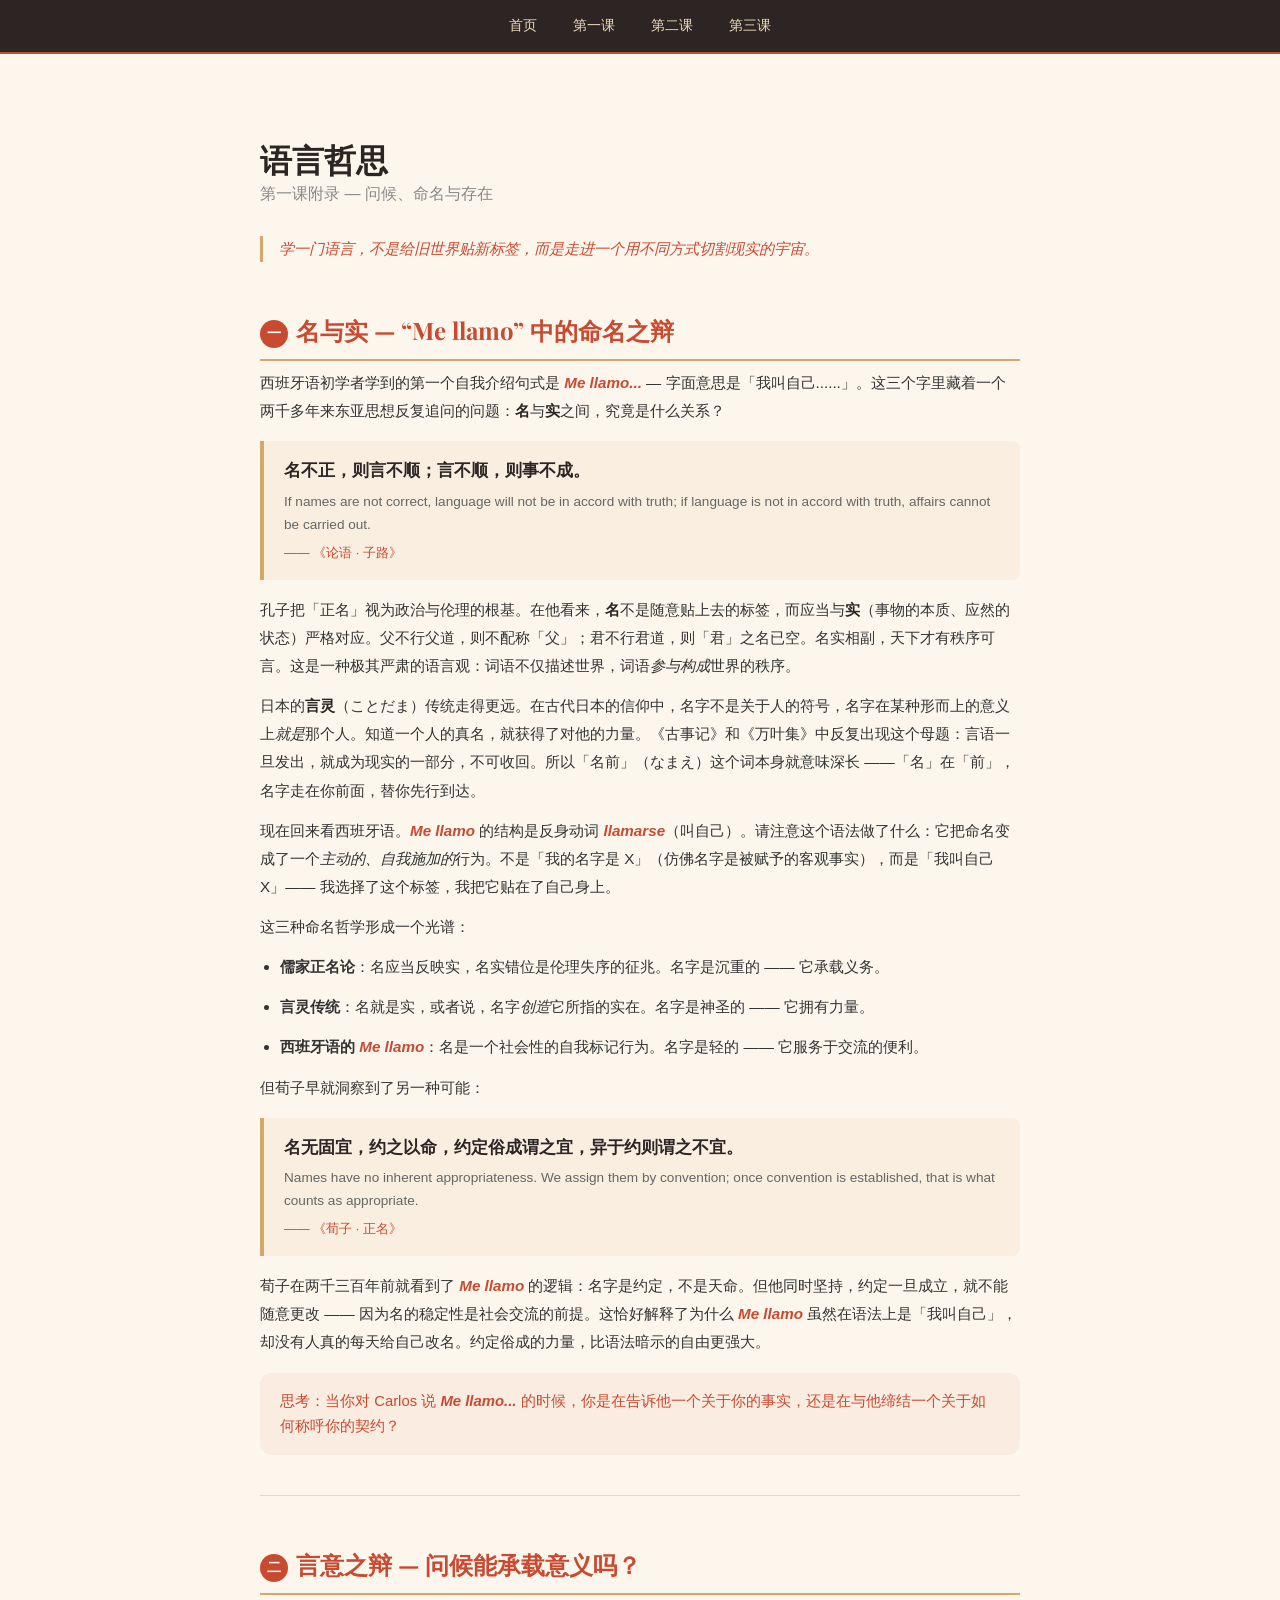
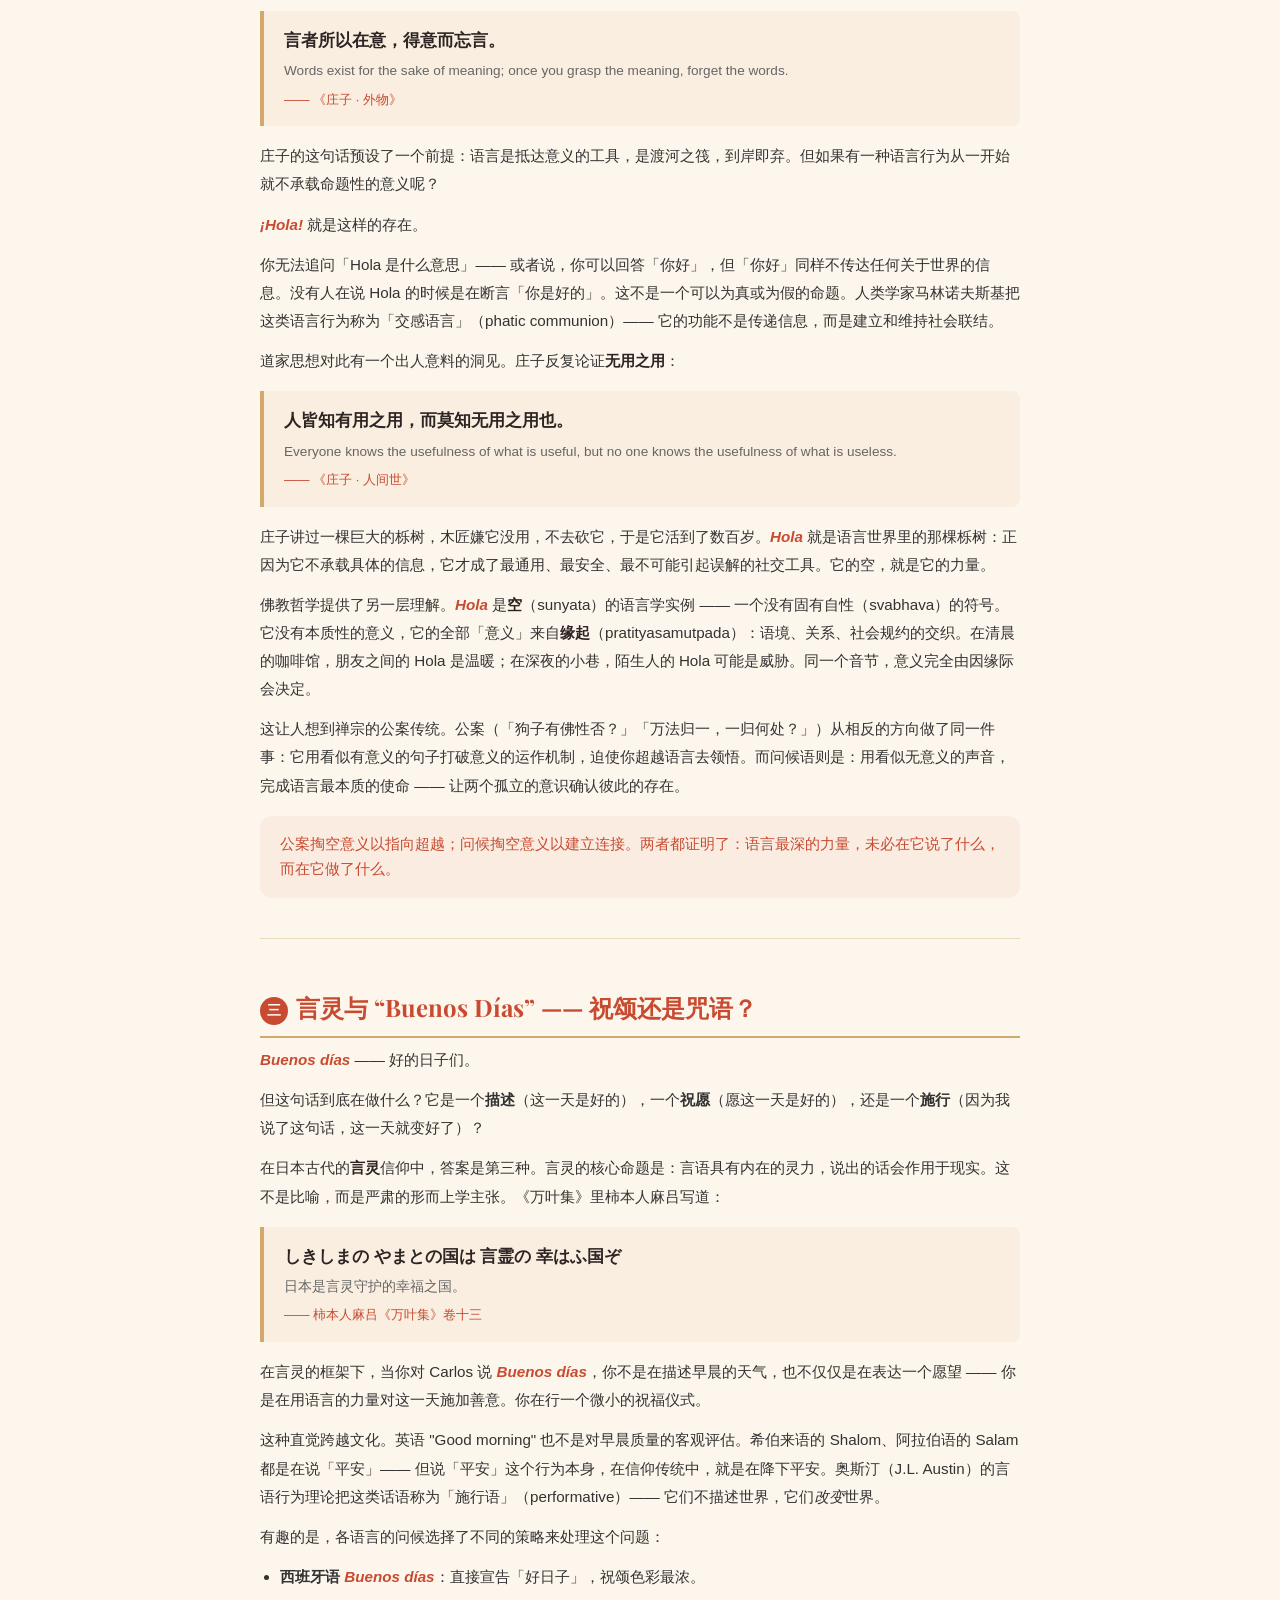
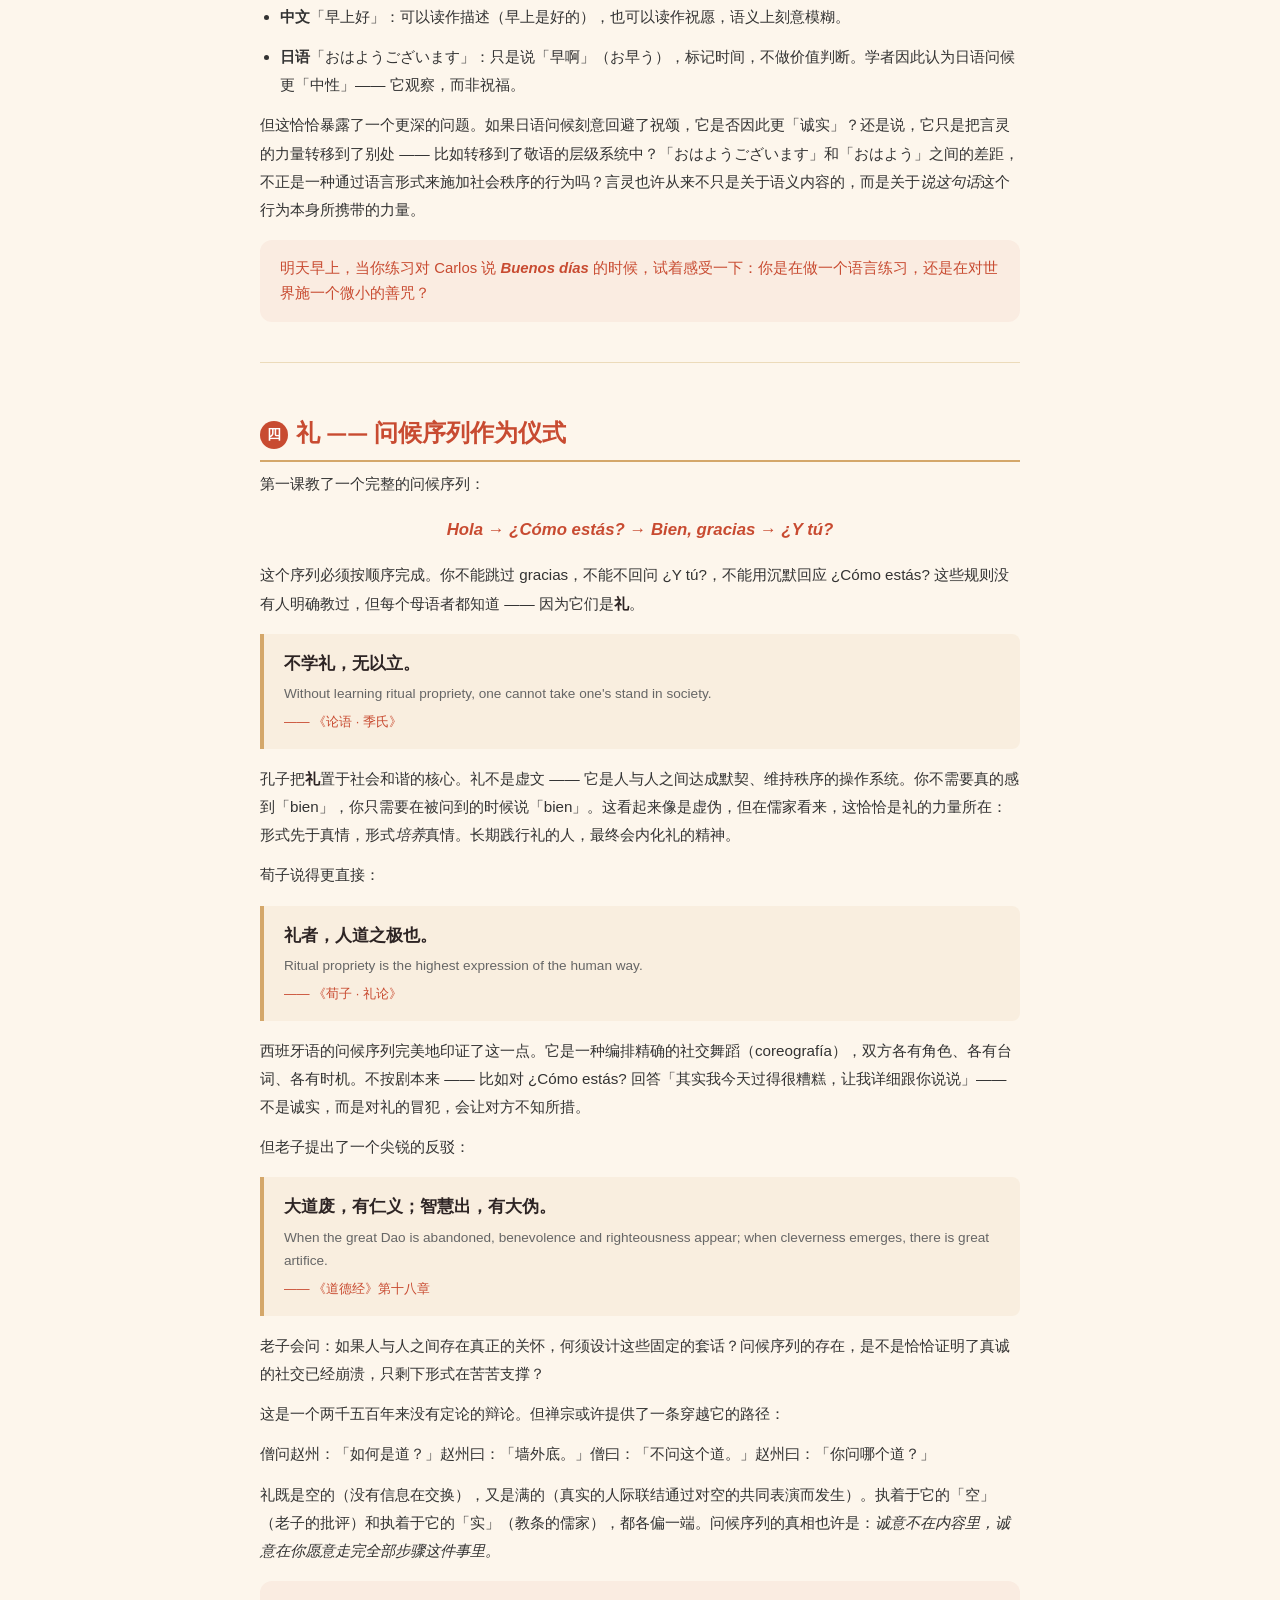
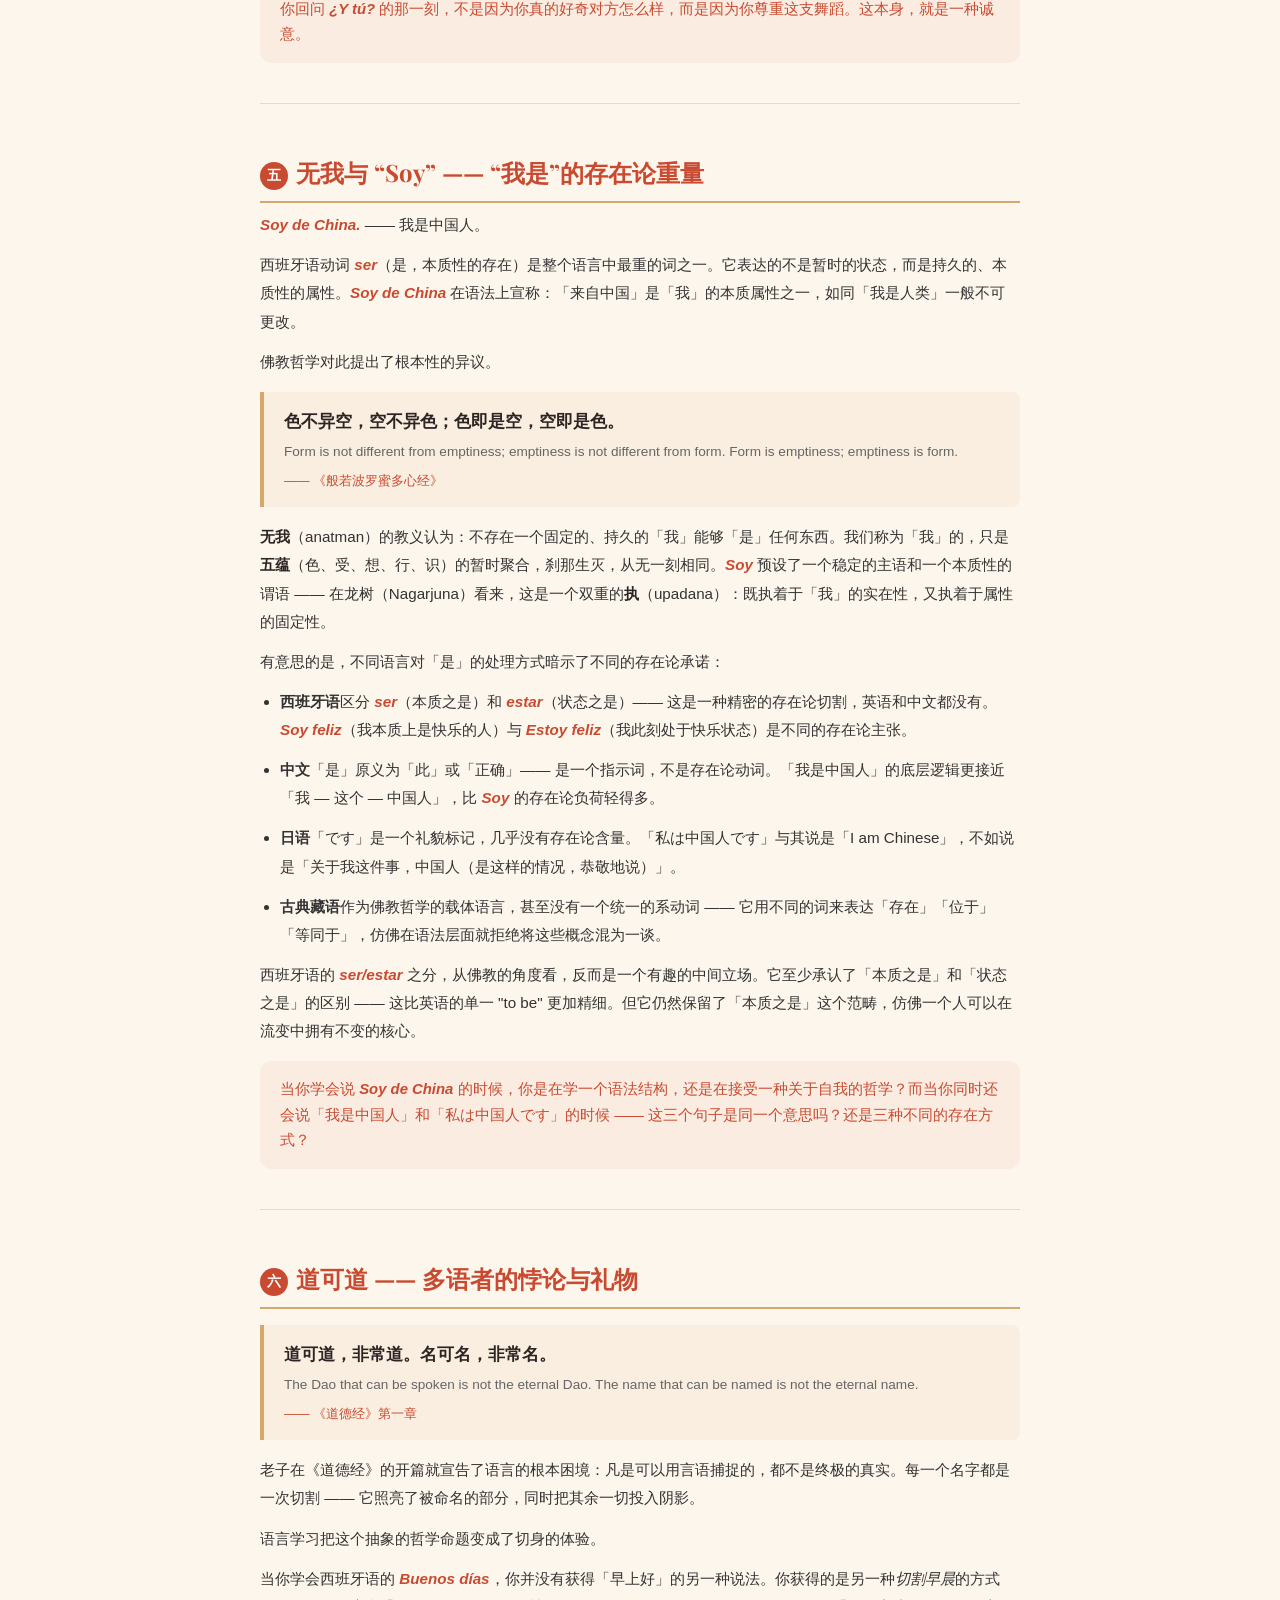
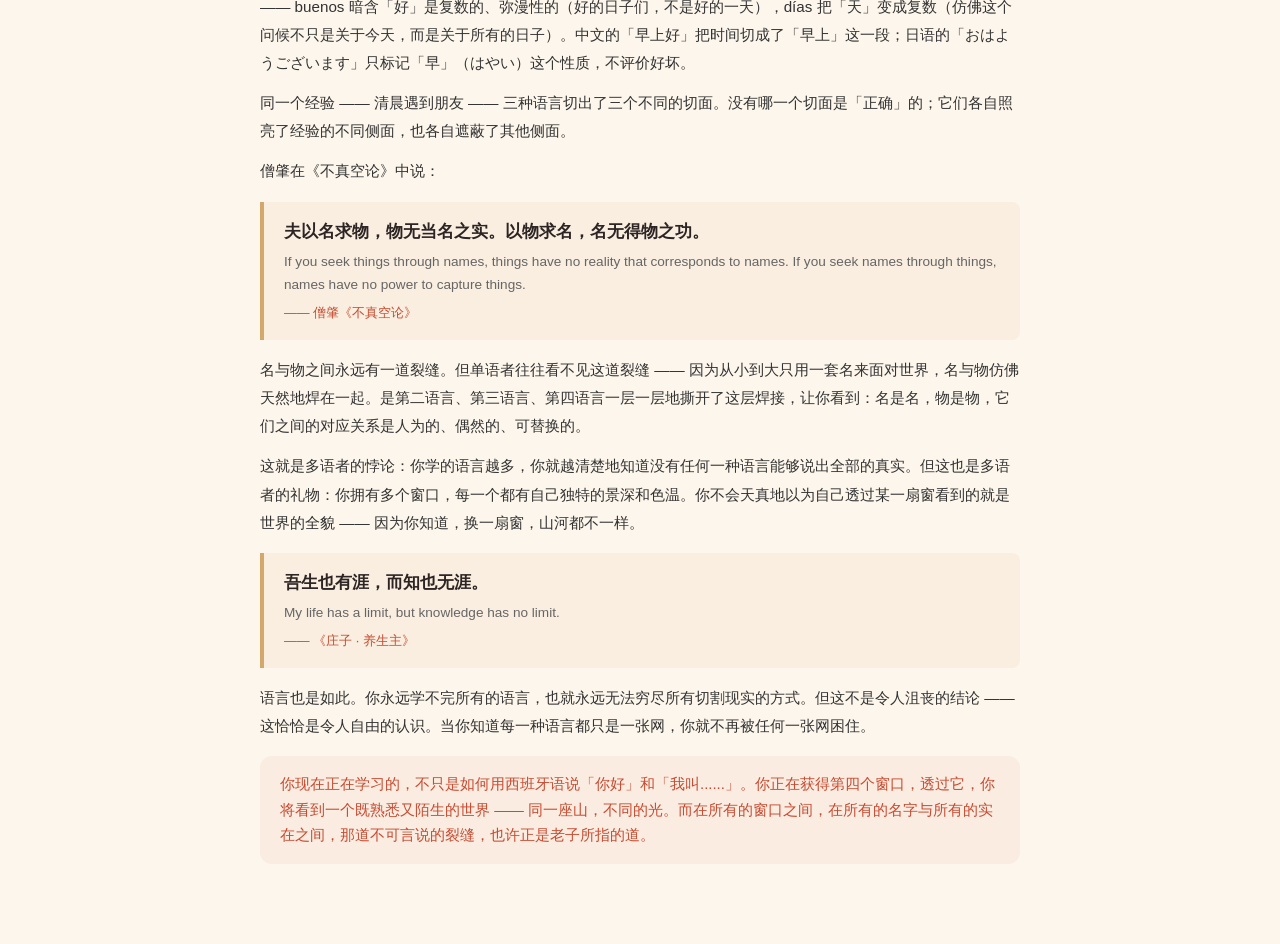
<file: reflexion1.html>
<!DOCTYPE html>
<html lang="zh-CN">
<head>
<meta charset="UTF-8">
<meta name="viewport" content="width=device-width, initial-scale=1.0">
<title>语言哲思：第一课 — 名与实、空与礼</title>
<link rel="preconnect" href="https://fonts.googleapis.com">
<link rel="preconnect" href="https://fonts.gstatic.com" crossorigin>
<link href="https://fonts.googleapis.com/css2?family=Playfair+Display:ital,wght@0,600;0,700;1,600&display=swap" rel="stylesheet">
<link rel="stylesheet" href="css/style.css">
<style>
html { scroll-padding-top: calc(var(--nav-h) + 16px); }
body { font-family: var(--font-body); background: var(--light-bg); font-size: 16px; }

.reflexion-header {
  max-width: var(--max-w);
  margin: calc(var(--nav-h) + 32px) auto 0;
  padding: 0 20px;
}
.reflexion-header h1 {
  font-family: var(--font-heading);
  font-size: 2rem;
  color: var(--dark);
  margin-bottom: 8px;
}
.reflexion-header .subtitle {
  display: block;
  font-family: var(--font-cn);
  font-size: 1rem;
  color: #888;
  font-weight: normal;
  margin-top: 4px;
}
.reflexion-header .epigraph {
  font-family: var(--font-cn);
  font-style: italic;
  color: var(--terracotta);
  font-size: 0.95rem;
  margin-top: 16px;
  padding-left: 16px;
  border-left: 3px solid var(--gold);
}

.reflexion-body {
  max-width: var(--max-w);
  margin: 0 auto;
  padding: 0 20px 80px;
}

.reflexion-section {
  margin-top: 48px;
}
.reflexion-section h2 {
  font-family: var(--font-heading);
  font-size: 1.5rem;
  color: var(--terracotta);
  margin-bottom: 8px;
}
.reflexion-section h2 .section-num {
  display: inline-block;
  background: var(--terracotta);
  color: white;
  width: 28px;
  height: 28px;
  border-radius: 50%;
  text-align: center;
  line-height: 28px;
  font-size: 0.85rem;
  margin-right: 8px;
  vertical-align: middle;
  font-family: var(--font-body);
}
.reflexion-section h3 {
  font-family: var(--font-cn);
  font-size: 1.05rem;
  color: var(--dark);
  margin-top: 20px;
  margin-bottom: 8px;
}

.reflexion-section p,
.reflexion-section li {
  font-family: var(--font-cn);
  line-height: 1.85;
  color: #333;
  margin-bottom: 12px;
  font-size: 0.95rem;
}

.reflexion-section ul {
  padding-left: 20px;
  margin-bottom: 12px;
}

.quote-block {
  background: rgba(212,167,106,0.1);
  border-left: 4px solid var(--gold);
  padding: 16px 20px;
  margin: 16px 0;
  border-radius: 0 8px 8px 0;
}
.quote-block .classical {
  font-size: 1.05rem;
  color: var(--dark);
  font-weight: 600;
  font-family: var(--font-cn);
}
.quote-block .translation {
  font-size: 0.85rem;
  color: #666;
  margin-top: 4px;
  font-family: var(--font-cn);
}
.quote-block .source {
  font-size: 0.8rem;
  color: var(--terracotta);
  margin-top: 6px;
  font-family: var(--font-cn);
}

.es-highlight {
  font-style: italic;
  color: var(--terracotta);
  font-weight: 600;
}

.term {
  font-weight: 600;
  color: var(--dark);
}

.closing-question {
  background: rgba(200,75,49,0.06);
  border-radius: 12px;
  padding: 16px 20px;
  margin-top: 16px;
  font-family: var(--font-cn);
  color: var(--terracotta);
  font-size: 0.93rem;
  line-height: 1.7;
}

.divider {
  border: none;
  border-top: 1px solid var(--cream);
  margin: 40px 0;
}
</style>
</head>
<body>

<nav class="main-nav" role="navigation" aria-label="课程导航">
  <div class="nav-inner">
    <a href="index.html">首页</a>
    <a href="leccion1.html">第一课</a>
    <a href="leccion2.html">第二课</a>
    <a href="leccion3.html">第三课</a>
  </div>
</nav>

<div class="reflexion-header">
  <h1>语言哲思
    <span class="subtitle">第一课附录 &mdash; 问候、命名与存在</span>
  </h1>
  <div class="epigraph">
    学一门语言，不是给旧世界贴新标签，而是走进一个用不同方式切割现实的宇宙。
  </div>
</div>

<div class="reflexion-body">

<!-- ═══════════ 反思一 ═══════════ -->
<section class="reflexion-section" id="r1">
  <h2><span class="section-num">一</span>名与实 &mdash; &ldquo;Me llamo&rdquo; 中的命名之辩</h2>

  <p>西班牙语初学者学到的第一个自我介绍句式是 <span class="es-highlight">Me llamo...</span> &mdash; 字面意思是「我叫自己......」。这三个字里藏着一个两千多年来东亚思想反复追问的问题：<span class="term">名</span>与<span class="term">实</span>之间，究竟是什么关系？</p>

  <div class="quote-block">
    <div class="classical">名不正，则言不顺；言不顺，则事不成。</div>
    <div class="translation">If names are not correct, language will not be in accord with truth; if language is not in accord with truth, affairs cannot be carried out.</div>
    <div class="source">&mdash;&mdash; 《论语 &middot; 子路》</div>
  </div>

  <p>孔子把「正名」视为政治与伦理的根基。在他看来，<span class="term">名</span>不是随意贴上去的标签，而应当与<span class="term">实</span>（事物的本质、应然的状态）严格对应。父不行父道，则不配称「父」；君不行君道，则「君」之名已空。名实相副，天下才有秩序可言。这是一种极其严肃的语言观：词语不仅描述世界，词语<em>参与构成</em>世界的秩序。</p>

  <p>日本的<span class="term">言灵</span>（ことだま）传统走得更远。在古代日本的信仰中，名字不是关于人的符号，名字在某种形而上的意义上<em>就是</em>那个人。知道一个人的真名，就获得了对他的力量。《古事记》和《万叶集》中反复出现这个母题：言语一旦发出，就成为现实的一部分，不可收回。所以「名前」（なまえ）这个词本身就意味深长 &mdash;&mdash;「名」在「前」，名字走在你前面，替你先行到达。</p>

  <p>现在回来看西班牙语。<span class="es-highlight">Me llamo</span> 的结构是反身动词 <span class="es-highlight">llamarse</span>（叫自己）。请注意这个语法做了什么：它把命名变成了一个<em>主动的、自我施加的</em>行为。不是「我的名字是 X」（仿佛名字是被赋予的客观事实），而是「我叫自己 X」&mdash;&mdash; 我选择了这个标签，我把它贴在了自己身上。</p>

  <p>这三种命名哲学形成一个光谱：</p>
  <ul>
    <li><strong>儒家正名论</strong>：名应当反映实，名实错位是伦理失序的征兆。名字是沉重的 &mdash;&mdash; 它承载义务。</li>
    <li><strong>言灵传统</strong>：名就是实，或者说，名字<em>创造</em>它所指的实在。名字是神圣的 &mdash;&mdash; 它拥有力量。</li>
    <li><strong>西班牙语的 <span class="es-highlight">Me llamo</span></strong>：名是一个社会性的自我标记行为。名字是轻的 &mdash;&mdash; 它服务于交流的便利。</li>
  </ul>

  <p>但荀子早就洞察到了另一种可能：</p>

  <div class="quote-block">
    <div class="classical">名无固宜，约之以命，约定俗成谓之宜，异于约则谓之不宜。</div>
    <div class="translation">Names have no inherent appropriateness. We assign them by convention; once convention is established, that is what counts as appropriate.</div>
    <div class="source">&mdash;&mdash; 《荀子 &middot; 正名》</div>
  </div>

  <p>荀子在两千三百年前就看到了 <span class="es-highlight">Me llamo</span> 的逻辑：名字是约定，不是天命。但他同时坚持，约定一旦成立，就不能随意更改 &mdash;&mdash; 因为名的稳定性是社会交流的前提。这恰好解释了为什么 <span class="es-highlight">Me llamo</span> 虽然在语法上是「我叫自己」，却没有人真的每天给自己改名。约定俗成的力量，比语法暗示的自由更强大。</p>

  <div class="closing-question">
    思考：当你对 Carlos 说 <span class="es-highlight">Me llamo...</span> 的时候，你是在告诉他一个关于你的事实，还是在与他缔结一个关于如何称呼你的契约？
  </div>
</section>

<hr class="divider">

<!-- ═══════════ 反思二 ═══════════ -->
<section class="reflexion-section" id="r2">
  <h2><span class="section-num">二</span>言意之辩 &mdash; 问候能承载意义吗？</h2>

  <div class="quote-block">
    <div class="classical">言者所以在意，得意而忘言。</div>
    <div class="translation">Words exist for the sake of meaning; once you grasp the meaning, forget the words.</div>
    <div class="source">&mdash;&mdash; 《庄子 &middot; 外物》</div>
  </div>

  <p>庄子的这句话预设了一个前提：语言是抵达意义的工具，是渡河之筏，到岸即弃。但如果有一种语言行为从一开始就不承载命题性的意义呢？</p>

  <p><span class="es-highlight">&iexcl;Hola!</span> 就是这样的存在。</p>

  <p>你无法追问「Hola 是什么意思」&mdash;&mdash; 或者说，你可以回答「你好」，但「你好」同样不传达任何关于世界的信息。没有人在说 Hola 的时候是在断言「你是好的」。这不是一个可以为真或为假的命题。人类学家马林诺夫斯基把这类语言行为称为「交感语言」（phatic communion）&mdash;&mdash; 它的功能不是传递信息，而是建立和维持社会联结。</p>

  <p>道家思想对此有一个出人意料的洞见。庄子反复论证<span class="term">无用之用</span>：</p>

  <div class="quote-block">
    <div class="classical">人皆知有用之用，而莫知无用之用也。</div>
    <div class="translation">Everyone knows the usefulness of what is useful, but no one knows the usefulness of what is useless.</div>
    <div class="source">&mdash;&mdash; 《庄子 &middot; 人间世》</div>
  </div>

  <p>庄子讲过一棵巨大的栎树，木匠嫌它没用，不去砍它，于是它活到了数百岁。<span class="es-highlight">Hola</span> 就是语言世界里的那棵栎树：正因为它不承载具体的信息，它才成了最通用、最安全、最不可能引起误解的社交工具。它的空，就是它的力量。</p>

  <p>佛教哲学提供了另一层理解。<span class="es-highlight">Hola</span> 是<span class="term">空</span>（sunyata）的语言学实例 &mdash;&mdash; 一个没有固有自性（svabhava）的符号。它没有本质性的意义，它的全部「意义」来自<span class="term">缘起</span>（pratityasamutpada）：语境、关系、社会规约的交织。在清晨的咖啡馆，朋友之间的 Hola 是温暖；在深夜的小巷，陌生人的 Hola 可能是威胁。同一个音节，意义完全由因缘际会决定。</p>

  <p>这让人想到禅宗的公案传统。公案（「狗子有佛性否？」「万法归一，一归何处？」）从相反的方向做了同一件事：它用看似有意义的句子打破意义的运作机制，迫使你超越语言去领悟。而问候语则是：用看似无意义的声音，完成语言最本质的使命 &mdash;&mdash; 让两个孤立的意识确认彼此的存在。</p>

  <div class="closing-question">
    公案掏空意义以指向超越；问候掏空意义以建立连接。两者都证明了：语言最深的力量，未必在它说了什么，而在它做了什么。
  </div>
</section>

<hr class="divider">

<!-- ═══════════ 反思三 ═══════════ -->
<section class="reflexion-section" id="r3">
  <h2><span class="section-num">三</span>言灵与 &ldquo;Buenos D&iacute;as&rdquo; &mdash;&mdash; 祝颂还是咒语？</h2>

  <p><span class="es-highlight">Buenos d&iacute;as</span> &mdash;&mdash; 好的日子们。</p>

  <p>但这句话到底在做什么？它是一个<strong>描述</strong>（这一天是好的），一个<strong>祝愿</strong>（愿这一天是好的），还是一个<strong>施行</strong>（因为我说了这句话，这一天就变好了）？</p>

  <p>在日本古代的<span class="term">言灵</span>信仰中，答案是第三种。言灵的核心命题是：言语具有内在的灵力，说出的话会作用于现实。这不是比喻，而是严肃的形而上学主张。《万叶集》里柿本人麻吕写道：</p>

  <div class="quote-block">
    <div class="classical">しきしまの やまとの国は 言霊の 幸はふ国ぞ</div>
    <div class="translation">日本是言灵守护的幸福之国。</div>
    <div class="source">&mdash;&mdash; 柿本人麻吕《万叶集》卷十三</div>
  </div>

  <p>在言灵的框架下，当你对 Carlos 说 <span class="es-highlight">Buenos d&iacute;as</span>，你不是在描述早晨的天气，也不仅仅是在表达一个愿望 &mdash;&mdash; 你是在用语言的力量对这一天施加善意。你在行一个微小的祝福仪式。</p>

  <p>这种直觉跨越文化。英语 "Good morning" 也不是对早晨质量的客观评估。希伯来语的 Shalom、阿拉伯语的 Salam 都是在说「平安」&mdash;&mdash; 但说「平安」这个行为本身，在信仰传统中，就是在降下平安。奥斯汀（J.L. Austin）的言语行为理论把这类话语称为「施行语」（performative）&mdash;&mdash; 它们不描述世界，它们<em>改变</em>世界。</p>

  <p>有趣的是，各语言的问候选择了不同的策略来处理这个问题：</p>
  <ul>
    <li><strong>西班牙语</strong> <span class="es-highlight">Buenos d&iacute;as</span>：直接宣告「好日子」，祝颂色彩最浓。</li>
    <li><strong>中文</strong>「早上好」：可以读作描述（早上是好的），也可以读作祝愿，语义上刻意模糊。</li>
    <li><strong>日语</strong>「おはようございます」：只是说「早啊」（お早う），标记时间，不做价值判断。学者因此认为日语问候更「中性」&mdash;&mdash; 它观察，而非祝福。</li>
  </ul>

  <p>但这恰恰暴露了一个更深的问题。如果日语问候刻意回避了祝颂，它是否因此更「诚实」？还是说，它只是把言灵的力量转移到了别处 &mdash;&mdash; 比如转移到了敬语的层级系统中？「おはようございます」和「おはよう」之间的差距，不正是一种通过语言形式来施加社会秩序的行为吗？言灵也许从来不只是关于语义内容的，而是关于<em>说这句话</em>这个行为本身所携带的力量。</p>

  <div class="closing-question">
    明天早上，当你练习对 Carlos 说 <span class="es-highlight">Buenos d&iacute;as</span> 的时候，试着感受一下：你是在做一个语言练习，还是在对世界施一个微小的善咒？
  </div>
</section>

<hr class="divider">

<!-- ═══════════ 反思四 ═══════════ -->
<section class="reflexion-section" id="r4">
  <h2><span class="section-num">四</span>礼 &mdash;&mdash; 问候序列作为仪式</h2>

  <p>第一课教了一个完整的问候序列：</p>
  <p style="text-align:center; color:var(--terracotta); font-size:1.05rem; margin:16px 0;">
    <span class="es-highlight">Hola</span> &rarr;
    <span class="es-highlight">&iquest;C&oacute;mo est&aacute;s?</span> &rarr;
    <span class="es-highlight">Bien, gracias</span> &rarr;
    <span class="es-highlight">&iquest;Y t&uacute;?</span>
  </p>

  <p>这个序列必须按顺序完成。你不能跳过 gracias，不能不回问 &iquest;Y t&uacute;?，不能用沉默回应 &iquest;C&oacute;mo est&aacute;s? 这些规则没有人明确教过，但每个母语者都知道 &mdash;&mdash; 因为它们是<span class="term">礼</span>。</p>

  <div class="quote-block">
    <div class="classical">不学礼，无以立。</div>
    <div class="translation">Without learning ritual propriety, one cannot take one's stand in society.</div>
    <div class="source">&mdash;&mdash; 《论语 &middot; 季氏》</div>
  </div>

  <p>孔子把<span class="term">礼</span>置于社会和谐的核心。礼不是虚文 &mdash;&mdash; 它是人与人之间达成默契、维持秩序的操作系统。你不需要真的感到「bien」，你只需要在被问到的时候说「bien」。这看起来像是虚伪，但在儒家看来，这恰恰是礼的力量所在：形式先于真情，形式<em>培养</em>真情。长期践行礼的人，最终会内化礼的精神。</p>

  <p>荀子说得更直接：</p>

  <div class="quote-block">
    <div class="classical">礼者，人道之极也。</div>
    <div class="translation">Ritual propriety is the highest expression of the human way.</div>
    <div class="source">&mdash;&mdash; 《荀子 &middot; 礼论》</div>
  </div>

  <p>西班牙语的问候序列完美地印证了这一点。它是一种编排精确的社交舞蹈（coreograf&iacute;a），双方各有角色、各有台词、各有时机。不按剧本来 &mdash;&mdash; 比如对 &iquest;C&oacute;mo est&aacute;s? 回答「其实我今天过得很糟糕，让我详细跟你说说」&mdash;&mdash; 不是诚实，而是对礼的冒犯，会让对方不知所措。</p>

  <p>但老子提出了一个尖锐的反驳：</p>

  <div class="quote-block">
    <div class="classical">大道废，有仁义；智慧出，有大伪。</div>
    <div class="translation">When the great Dao is abandoned, benevolence and righteousness appear; when cleverness emerges, there is great artifice.</div>
    <div class="source">&mdash;&mdash; 《道德经》第十八章</div>
  </div>

  <p>老子会问：如果人与人之间存在真正的关怀，何须设计这些固定的套话？问候序列的存在，是不是恰恰证明了真诚的社交已经崩溃，只剩下形式在苦苦支撑？</p>

  <p>这是一个两千五百年来没有定论的辩论。但禅宗或许提供了一条穿越它的路径：</p>

  <p>僧问赵州：「如何是道？」赵州曰：「墙外底。」僧曰：「不问这个道。」赵州曰：「你问哪个道？」</p>

  <p>礼既是空的（没有信息在交换），又是满的（真实的人际联结通过对空的共同表演而发生）。执着于它的「空」（老子的批评）和执着于它的「实」（教条的儒家），都各偏一端。问候序列的真相也许是：<em>诚意不在内容里，诚意在你愿意走完全部步骤这件事里。</em></p>

  <div class="closing-question">
    你回问 <span class="es-highlight">&iquest;Y t&uacute;?</span> 的那一刻，不是因为你真的好奇对方怎么样，而是因为你尊重这支舞蹈。这本身，就是一种诚意。
  </div>
</section>

<hr class="divider">

<!-- ═══════════ 反思五 ═══════════ -->
<section class="reflexion-section" id="r5">
  <h2><span class="section-num">五</span>无我与 &ldquo;Soy&rdquo; &mdash;&mdash; &ldquo;我是&rdquo;的存在论重量</h2>

  <p><span class="es-highlight">Soy de China.</span> &mdash;&mdash; 我是中国人。</p>

  <p>西班牙语动词 <span class="es-highlight">ser</span>（是，本质性的存在）是整个语言中最重的词之一。它表达的不是暂时的状态，而是持久的、本质性的属性。<span class="es-highlight">Soy de China</span> 在语法上宣称：「来自中国」是「我」的本质属性之一，如同「我是人类」一般不可更改。</p>

  <p>佛教哲学对此提出了根本性的异议。</p>

  <div class="quote-block">
    <div class="classical">色不异空，空不异色；色即是空，空即是色。</div>
    <div class="translation">Form is not different from emptiness; emptiness is not different from form. Form is emptiness; emptiness is form.</div>
    <div class="source">&mdash;&mdash; 《般若波罗蜜多心经》</div>
  </div>

  <p><span class="term">无我</span>（anatman）的教义认为：不存在一个固定的、持久的「我」能够「是」任何东西。我们称为「我」的，只是<span class="term">五蕴</span>（色、受、想、行、识）的暂时聚合，刹那生灭，从无一刻相同。<span class="es-highlight">Soy</span> 预设了一个稳定的主语和一个本质性的谓语 &mdash;&mdash; 在龙树（Nagarjuna）看来，这是一个双重的<span class="term">执</span>（upadana）：既执着于「我」的实在性，又执着于属性的固定性。</p>

  <p>有意思的是，不同语言对「是」的处理方式暗示了不同的存在论承诺：</p>
  <ul>
    <li><strong>西班牙语</strong>区分 <span class="es-highlight">ser</span>（本质之是）和 <span class="es-highlight">estar</span>（状态之是）&mdash;&mdash; 这是一种精密的存在论切割，英语和中文都没有。<span class="es-highlight">Soy feliz</span>（我本质上是快乐的人）与 <span class="es-highlight">Estoy feliz</span>（我此刻处于快乐状态）是不同的存在论主张。</li>
    <li><strong>中文</strong>「是」原义为「此」或「正确」&mdash;&mdash; 是一个指示词，不是存在论动词。「我是中国人」的底层逻辑更接近「我 &mdash; 这个 &mdash; 中国人」，比 <span class="es-highlight">Soy</span> 的存在论负荷轻得多。</li>
    <li><strong>日语</strong>「です」是一个礼貌标记，几乎没有存在论含量。「私は中国人です」与其说是「I am Chinese」，不如说是「关于我这件事，中国人（是这样的情况，恭敬地说）」。</li>
    <li><strong>古典藏语</strong>作为佛教哲学的载体语言，甚至没有一个统一的系动词 &mdash;&mdash; 它用不同的词来表达「存在」「位于」「等同于」，仿佛在语法层面就拒绝将这些概念混为一谈。</li>
  </ul>

  <p>西班牙语的 <span class="es-highlight">ser/estar</span> 之分，从佛教的角度看，反而是一个有趣的中间立场。它至少承认了「本质之是」和「状态之是」的区别 &mdash;&mdash; 这比英语的单一 "to be" 更加精细。但它仍然保留了「本质之是」这个范畴，仿佛一个人可以在流变中拥有不变的核心。</p>

  <div class="closing-question">
    当你学会说 <span class="es-highlight">Soy de China</span> 的时候，你是在学一个语法结构，还是在接受一种关于自我的哲学？而当你同时还会说「我是中国人」和「私は中国人です」的时候 &mdash;&mdash; 这三个句子是同一个意思吗？还是三种不同的存在方式？
  </div>
</section>

<hr class="divider">

<!-- ═══════════ 反思六 ═══════════ -->
<section class="reflexion-section" id="r6">
  <h2><span class="section-num">六</span>道可道 &mdash;&mdash; 多语者的悖论与礼物</h2>

  <div class="quote-block">
    <div class="classical">道可道，非常道。名可名，非常名。</div>
    <div class="translation">The Dao that can be spoken is not the eternal Dao. The name that can be named is not the eternal name.</div>
    <div class="source">&mdash;&mdash; 《道德经》第一章</div>
  </div>

  <p>老子在《道德经》的开篇就宣告了语言的根本困境：凡是可以用言语捕捉的，都不是终极的真实。每一个名字都是一次切割 &mdash;&mdash; 它照亮了被命名的部分，同时把其余一切投入阴影。</p>

  <p>语言学习把这个抽象的哲学命题变成了切身的体验。</p>

  <p>当你学会西班牙语的 <span class="es-highlight">Buenos d&iacute;as</span>，你并没有获得「早上好」的另一种说法。你获得的是另一种<em>切割早晨</em>的方式 &mdash;&mdash; buenos 暗含「好」是复数的、弥漫性的（好的日子们，不是好的一天），d&iacute;as 把「天」变成复数（仿佛这个问候不只是关于今天，而是关于所有的日子）。中文的「早上好」把时间切成了「早上」这一段；日语的「おはようございます」只标记「早」（はやい）这个性质，不评价好坏。</p>

  <p>同一个经验 &mdash;&mdash; 清晨遇到朋友 &mdash;&mdash; 三种语言切出了三个不同的切面。没有哪一个切面是「正确」的；它们各自照亮了经验的不同侧面，也各自遮蔽了其他侧面。</p>

  <p>僧肇在《不真空论》中说：</p>

  <div class="quote-block">
    <div class="classical">夫以名求物，物无当名之实。以物求名，名无得物之功。</div>
    <div class="translation">If you seek things through names, things have no reality that corresponds to names. If you seek names through things, names have no power to capture things.</div>
    <div class="source">&mdash;&mdash; 僧肇《不真空论》</div>
  </div>

  <p>名与物之间永远有一道裂缝。但单语者往往看不见这道裂缝 &mdash;&mdash; 因为从小到大只用一套名来面对世界，名与物仿佛天然地焊在一起。是第二语言、第三语言、第四语言一层一层地撕开了这层焊接，让你看到：名是名，物是物，它们之间的对应关系是人为的、偶然的、可替换的。</p>

  <p>这就是多语者的悖论：你学的语言越多，你就越清楚地知道没有任何一种语言能够说出全部的真实。但这也是多语者的礼物：你拥有多个窗口，每一个都有自己独特的景深和色温。你不会天真地以为自己透过某一扇窗看到的就是世界的全貌 &mdash;&mdash; 因为你知道，换一扇窗，山河都不一样。</p>

  <div class="quote-block">
    <div class="classical">吾生也有涯，而知也无涯。</div>
    <div class="translation">My life has a limit, but knowledge has no limit.</div>
    <div class="source">&mdash;&mdash; 《庄子 &middot; 养生主》</div>
  </div>

  <p>语言也是如此。你永远学不完所有的语言，也就永远无法穷尽所有切割现实的方式。但这不是令人沮丧的结论 &mdash;&mdash; 这恰恰是令人自由的认识。当你知道每一种语言都只是一张网，你就不再被任何一张网困住。</p>

  <div class="closing-question">
    你现在正在学习的，不只是如何用西班牙语说「你好」和「我叫......」。你正在获得第四个窗口，透过它，你将看到一个既熟悉又陌生的世界 &mdash;&mdash; 同一座山，不同的光。而在所有的窗口之间，在所有的名字与所有的实在之间，那道不可言说的裂缝，也许正是老子所指的道。
  </div>
</section>

</div>

</body>
</html>
</file>
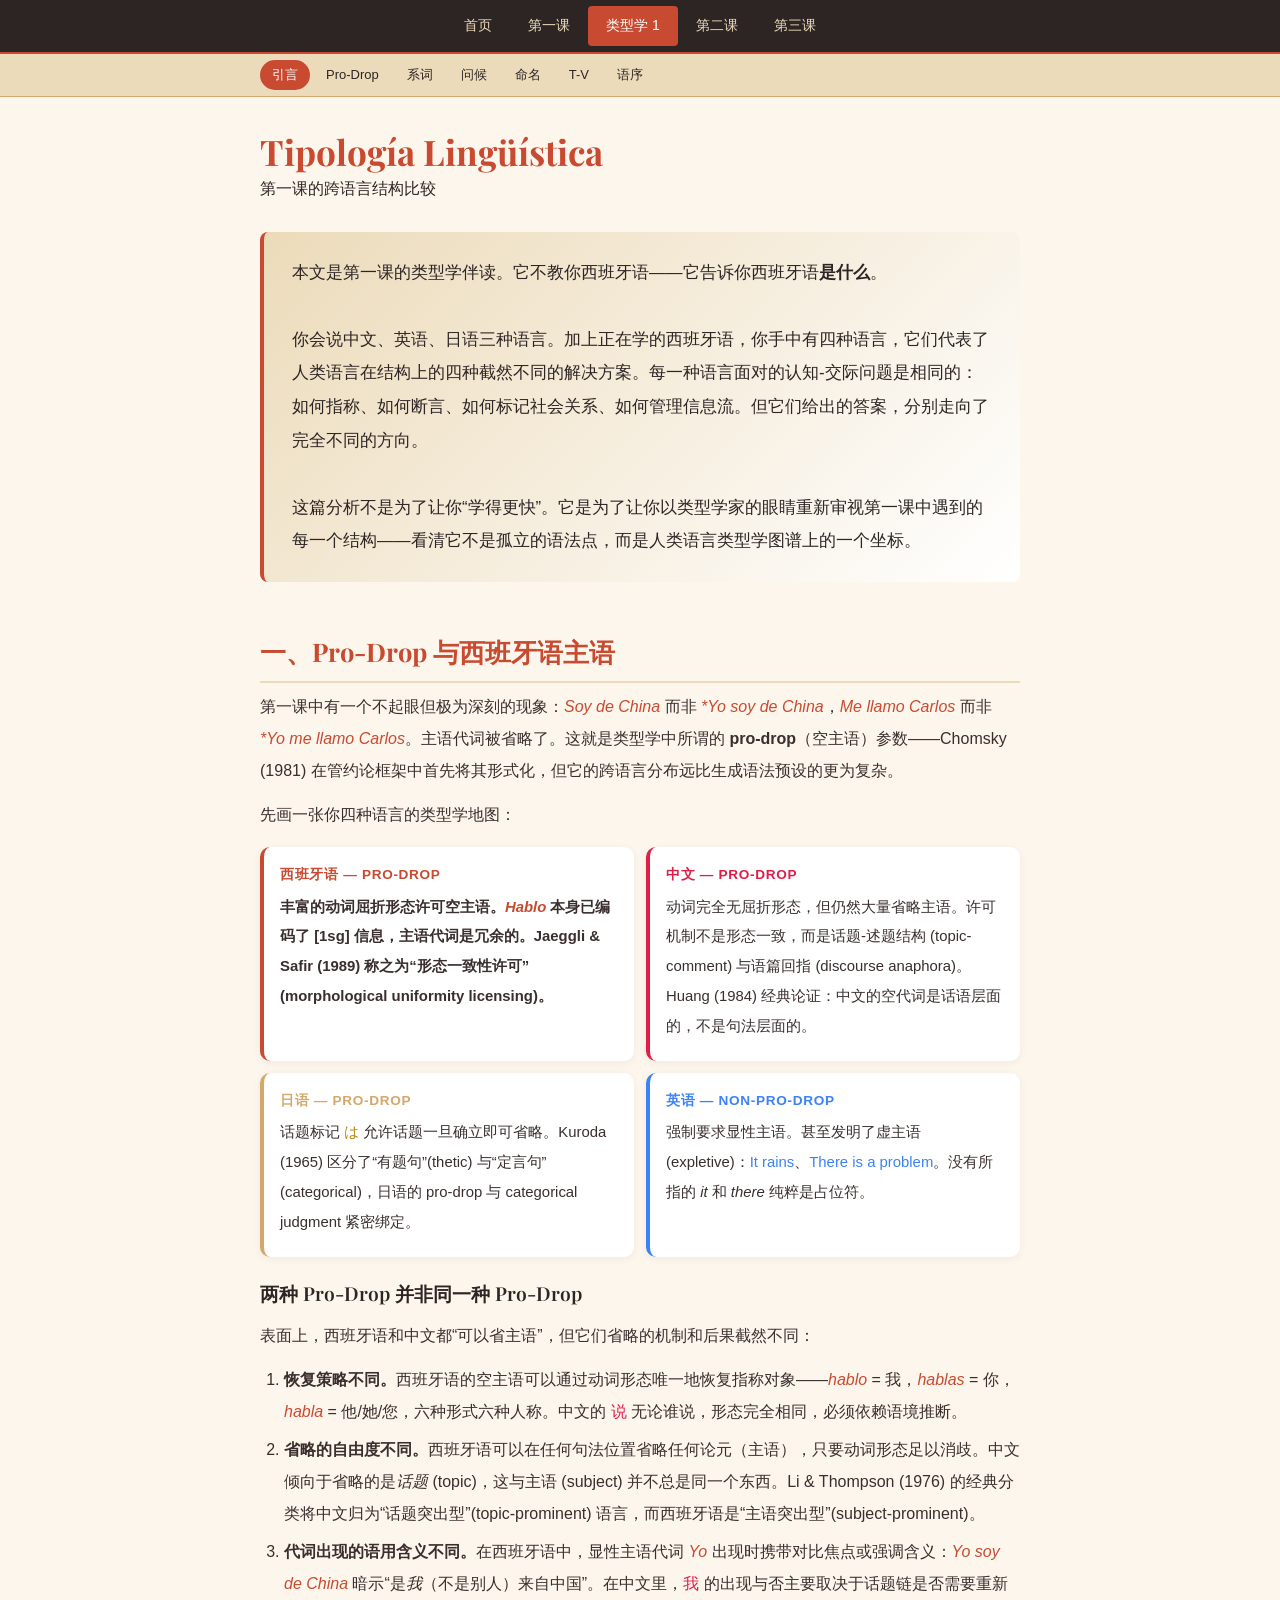
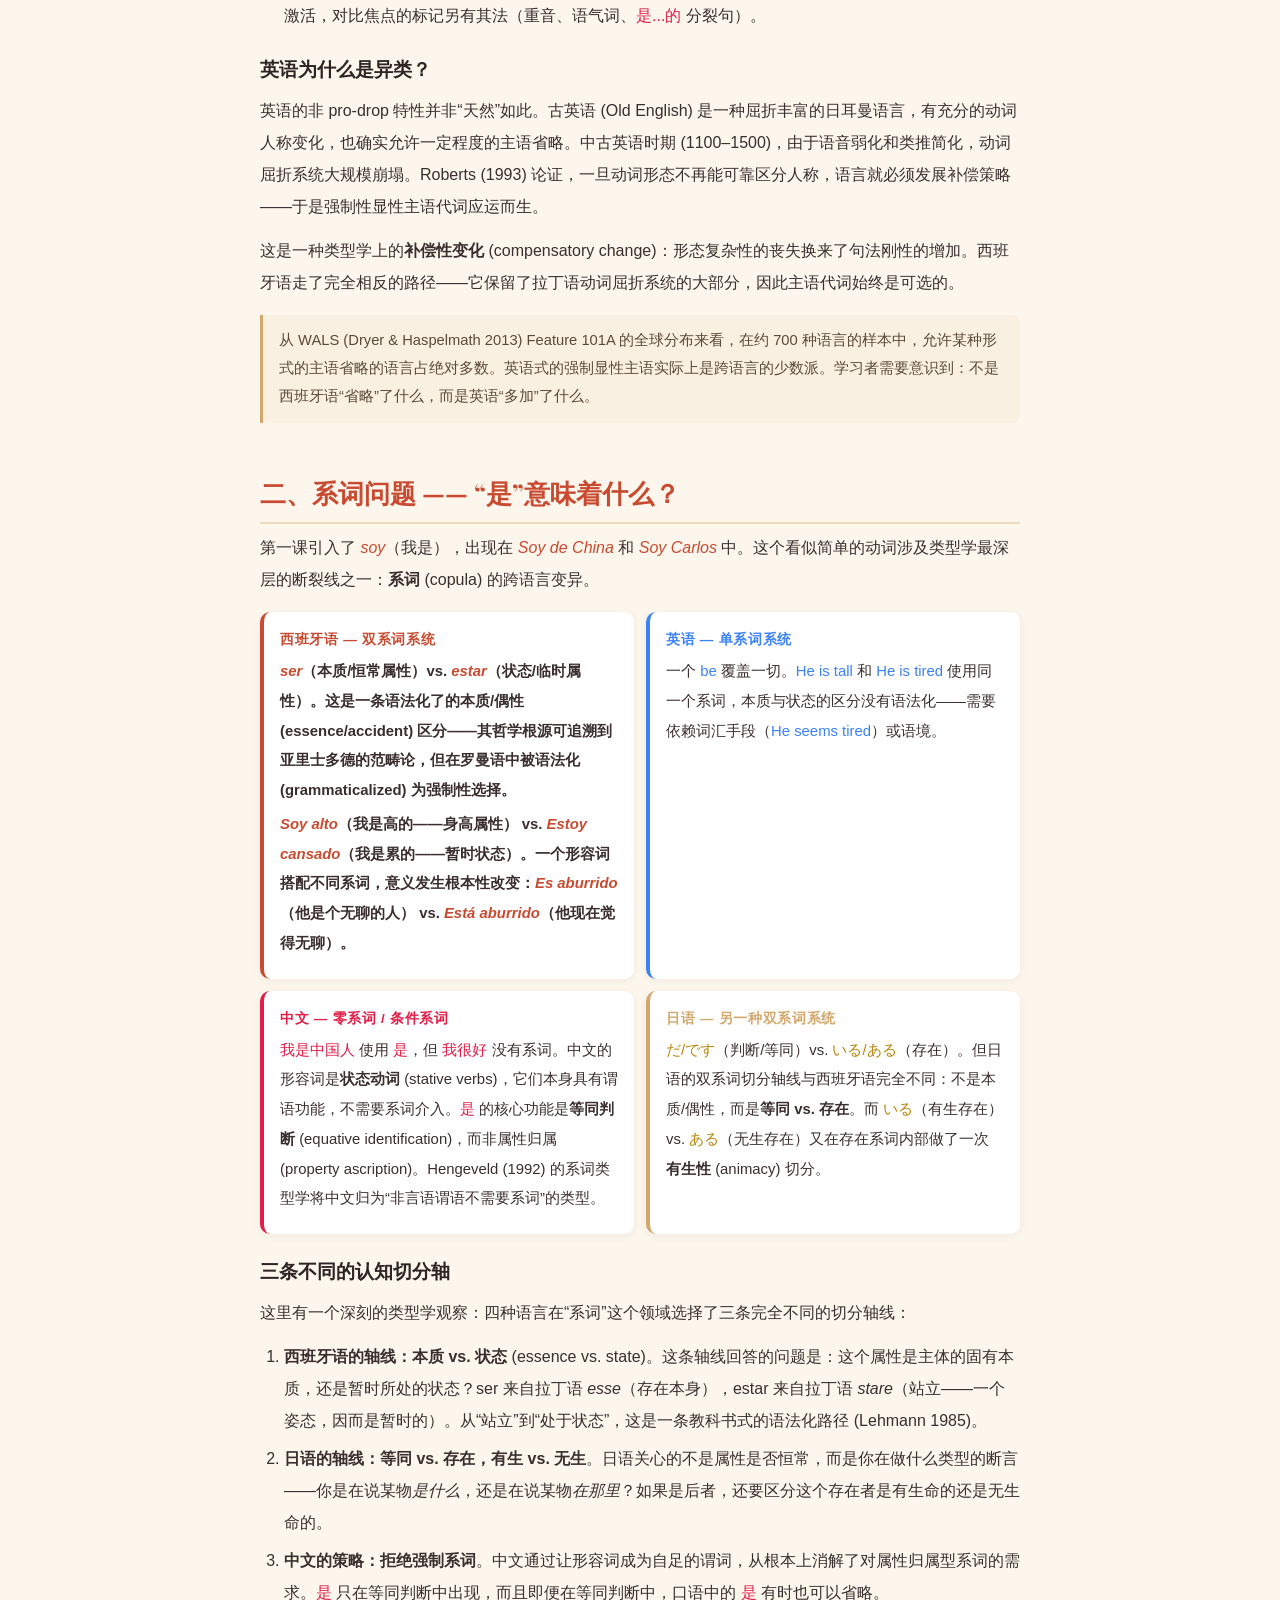
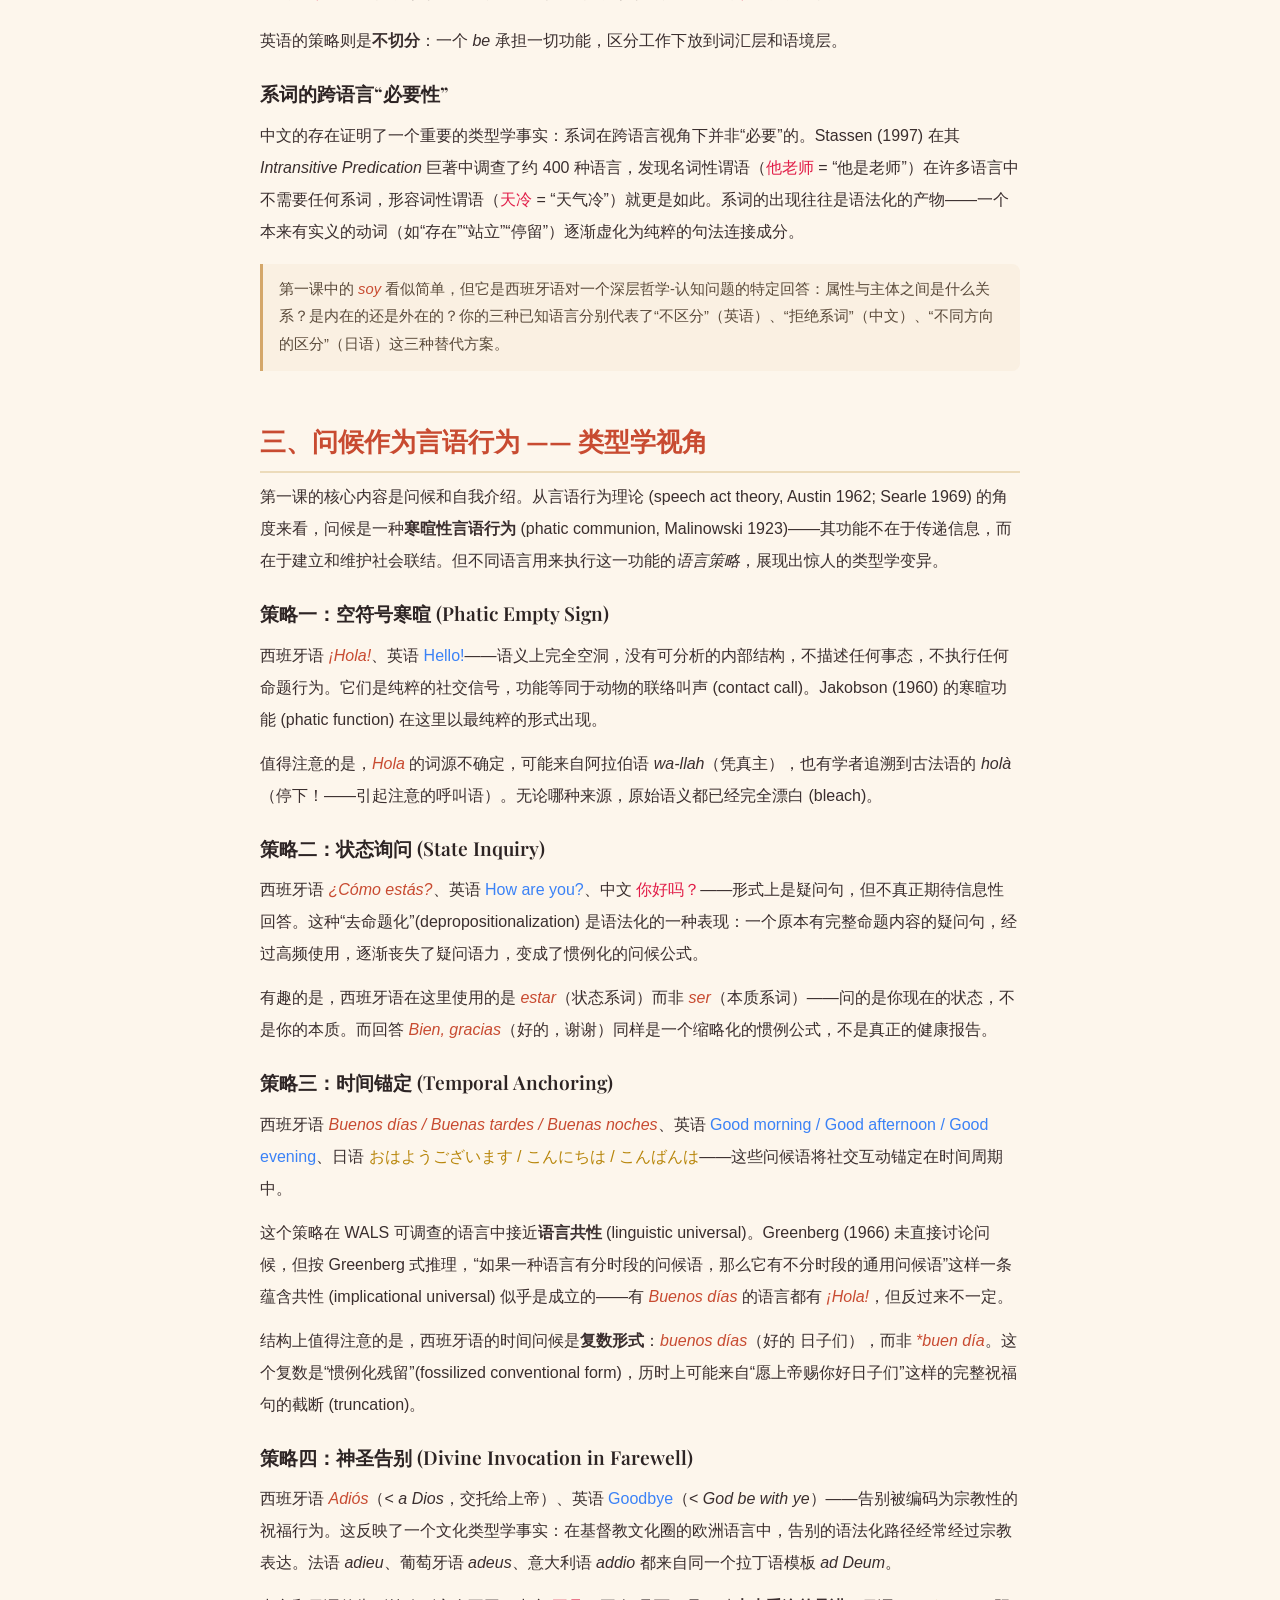
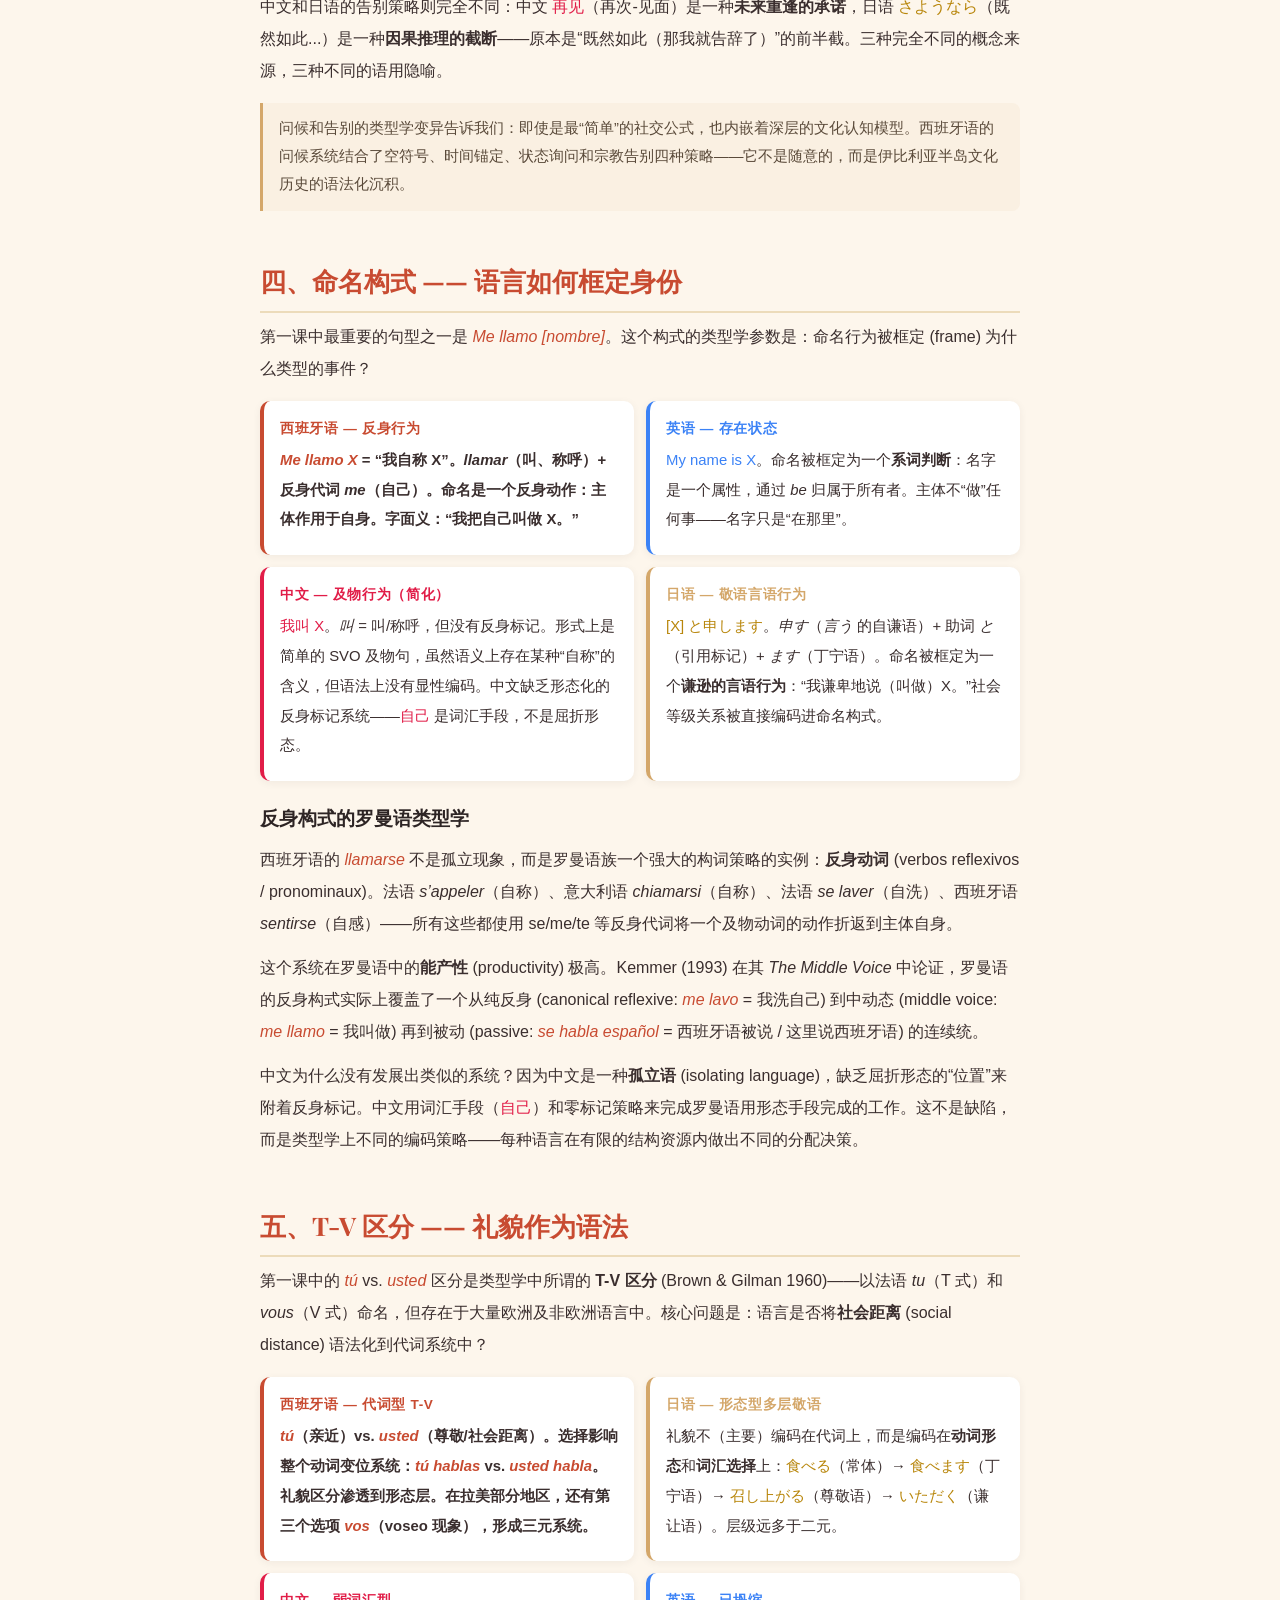
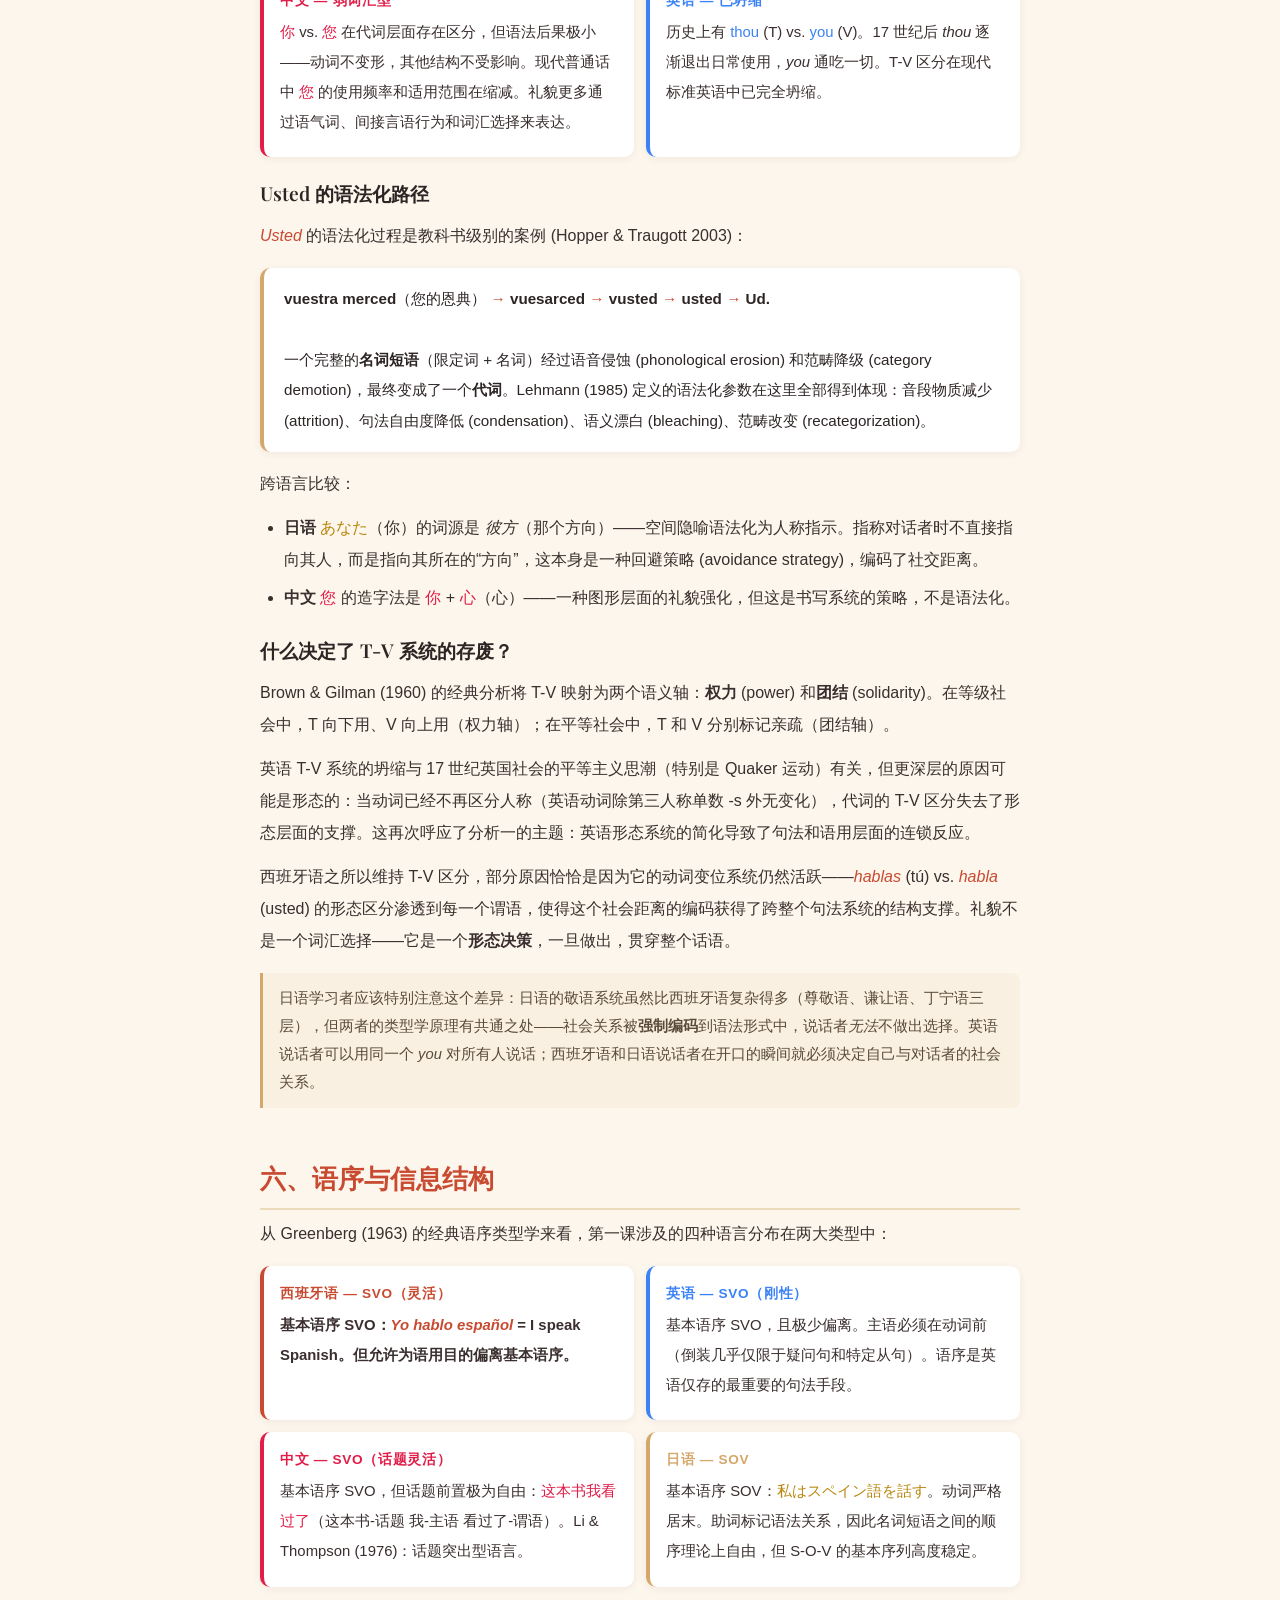
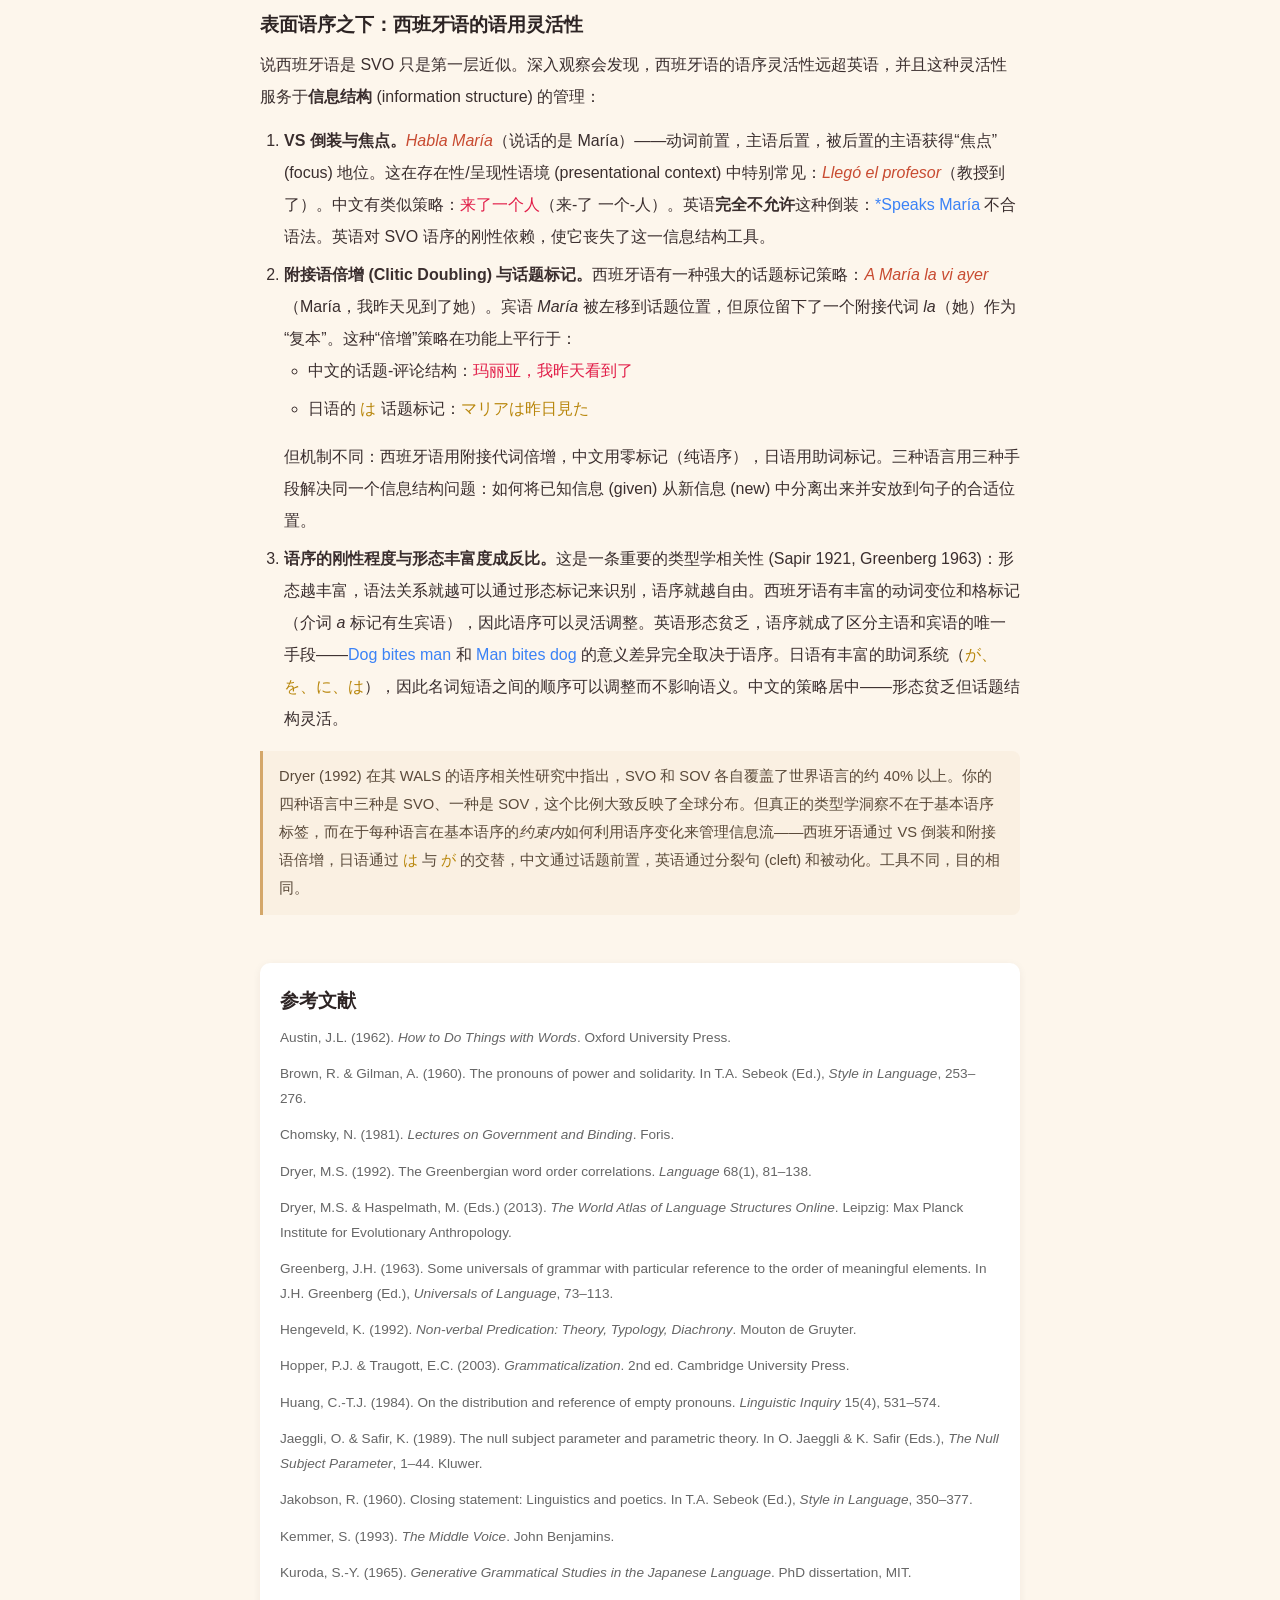
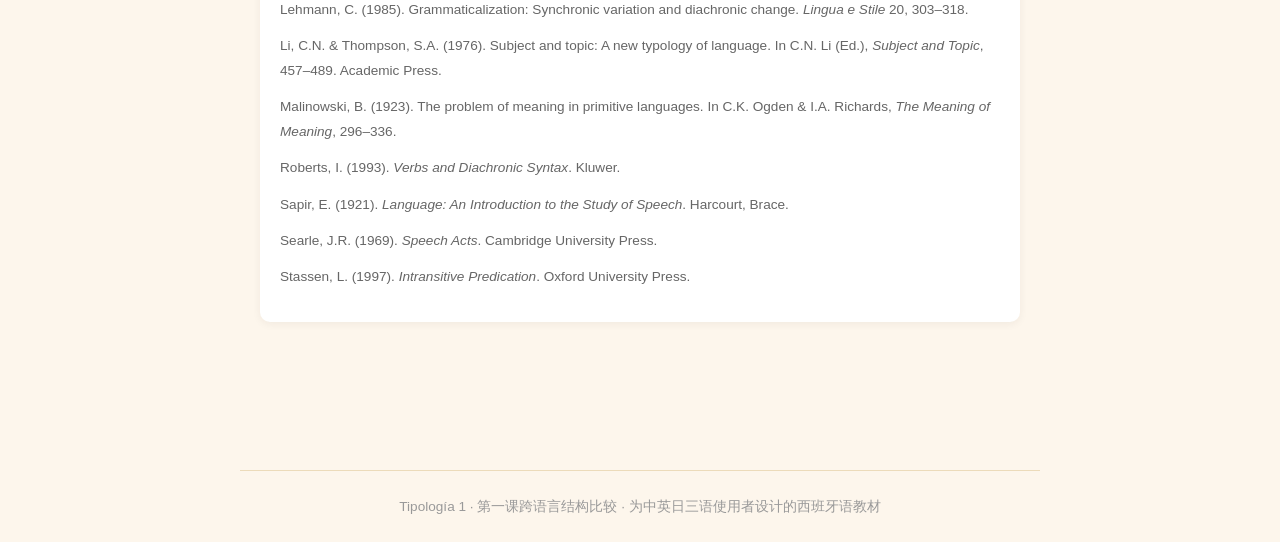
<file: tipologia1.html>
<!DOCTYPE html>
<html lang="zh-CN">
<head>
<meta charset="UTF-8">
<meta name="viewport" content="width=device-width, initial-scale=1.0">
<title>Tipolog&iacute;a 1: 第一课的语言类型学分析</title>
<link rel="preconnect" href="https://fonts.googleapis.com">
<link rel="preconnect" href="https://fonts.gstatic.com" crossorigin>
<link href="https://fonts.googleapis.com/css2?family=Playfair+Display:ital,wght@0,600;0,700;1,600&display=swap" rel="stylesheet">
<link rel="stylesheet" href="css/style.css">
<style>
html { scroll-padding-top: calc(var(--nav-h) + var(--section-nav-h) + 16px); }
body { font-family: var(--font-body); background: var(--light-bg); font-size: 16px; }

/* Typology-specific styles */
.typo-section { margin-bottom: 48px; }
.typo-section h2 {
  font-family: var(--font-heading);
  font-size: 1.6rem;
  color: var(--terracotta);
  margin-bottom: 8px;
  border-bottom: 2px solid var(--cream);
  padding-bottom: 8px;
}
.typo-section h3 {
  font-family: var(--font-heading);
  font-size: 1.2rem;
  color: var(--dark);
  margin: 20px 0 10px;
}
.typo-section p, .typo-section li {
  font-family: var(--font-cn);
  line-height: 2;
  margin-bottom: 12px;
  color: #3a2e2e;
}
.typo-section ul, .typo-section ol {
  padding-left: 24px;
  margin-bottom: 16px;
}
.typo-section li { margin-bottom: 6px; }

.lang-grid {
  display: grid;
  grid-template-columns: 1fr 1fr;
  gap: 12px;
  margin: 16px 0;
}
@media (max-width: 600px) {
  .lang-grid { grid-template-columns: 1fr; }
}
.lang-card {
  background: #fff;
  border-radius: 10px;
  padding: 16px;
  border-left: 4px solid var(--terracotta);
  box-shadow: 0 2px 8px rgba(45,36,36,0.06);
}
.lang-card.es { border-left-color: var(--terracotta); }
.lang-card.zh { border-left-color: #E11D48; }
.lang-card.en { border-left-color: #3B82F6; }
.lang-card.ja { border-left-color: var(--gold); }
.lang-card .lang-label {
  font-weight: 700;
  font-size: 0.85rem;
  text-transform: uppercase;
  letter-spacing: 0.05em;
  margin-bottom: 6px;
}
.lang-card.es .lang-label { color: var(--terracotta); }
.lang-card.zh .lang-label { color: #E11D48; }
.lang-card.en .lang-label { color: #3B82F6; }
.lang-card.ja .lang-label { color: var(--gold); }
.lang-card p { font-size: 0.93rem; margin-bottom: 4px; }

.gramm-path {
  background: #fff;
  border-radius: 10px;
  padding: 16px 20px;
  margin: 16px 0;
  font-family: var(--font-cn);
  font-size: 0.95rem;
  line-height: 2;
  box-shadow: 0 2px 8px rgba(45,36,36,0.06);
  border-left: 4px solid var(--gold);
}
.gramm-path .arrow { color: var(--terracotta); font-weight: 700; }

blockquote {
  border-left: 3px solid var(--gold);
  padding: 12px 16px;
  margin: 16px 0;
  background: rgba(212,167,106,0.08);
  border-radius: 0 8px 8px 0;
  font-family: var(--font-cn);
  font-size: 0.92rem;
  color: #5a4a3a;
  line-height: 1.9;
}
blockquote cite {
  display: block;
  margin-top: 8px;
  font-style: normal;
  font-size: 0.82rem;
  color: #999;
}

.ref-section {
  background: #fff;
  border-radius: 10px;
  padding: 20px;
  margin-top: 32px;
  box-shadow: 0 2px 8px rgba(45,36,36,0.06);
}
.ref-section h3 { margin-top: 0; }
.ref-section p {
  font-size: 0.85rem;
  line-height: 1.8;
  color: #666;
}

.es-ex { font-style: italic; color: var(--terracotta); }
.zh-ex { color: #E11D48; }
.en-ex { color: #3B82F6; }
.ja-ex { color: #b8860b; }
.term { font-weight: 600; }
</style>
</head>
<body>

<div id="progress-bar" role="progressbar" aria-label="页面阅读进度"></div>

<nav class="main-nav" role="navigation" aria-label="课程导航">
  <div class="nav-inner">
    <a href="index.html">首页</a>
    <a href="leccion1.html">第一课</a>
    <a href="tipologia1.html" class="active">类型学 1</a>
    <a href="leccion2.html">第二课</a>
    <a href="leccion3.html">第三课</a>
  </div>
</nav>

<nav class="section-nav" role="navigation" aria-label="章节导航">
  <div class="nav-inner">
    <a href="#intro">引言</a>
    <a href="#prodrop">Pro-Drop</a>
    <a href="#copula">系词</a>
    <a href="#greeting">问候</a>
    <a href="#naming">命名</a>
    <a href="#tv">T-V</a>
    <a href="#wordorder">语序</a>
  </div>
</nav>

<main>

<section id="intro">
  <h1>Tipolog&iacute;a Ling&uuml;&iacute;stica
    <span class="subtitle">第一课的跨语言结构比较</span>
  </h1>

  <div class="welcome-card" style="font-family:var(--font-cn);line-height:2;">
    本文是第一课的类型学伴读。它不教你西班牙语&mdash;&mdash;它告诉你西班牙语<strong>是什么</strong>。<br><br>
    你会说中文、英语、日语三种语言。加上正在学的西班牙语，你手中有四种语言，它们代表了人类语言在结构上的四种截然不同的解决方案。每一种语言面对的认知-交际问题是相同的：如何指称、如何断言、如何标记社会关系、如何管理信息流。但它们给出的答案，分别走向了完全不同的方向。<br><br>
    这篇分析不是为了让你&ldquo;学得更快&rdquo;。它是为了让你以类型学家的眼睛重新审视第一课中遇到的每一个结构&mdash;&mdash;看清它不是孤立的语法点，而是人类语言类型学图谱上的一个坐标。
  </div>
</section>

<!-- ════════════════════════════════════════════════════════════════ -->
<!-- ANALYSIS 1: PRO-DROP -->
<!-- ════════════════════════════════════════════════════════════════ -->
<section id="prodrop" class="typo-section">
  <h2>一、Pro-Drop 与西班牙语主语</h2>

  <p>第一课中有一个不起眼但极为深刻的现象：<span class="es-ex">Soy de China</span> 而非 <span class="es-ex">*Yo soy de China</span>，<span class="es-ex">Me llamo Carlos</span> 而非 <span class="es-ex">*Yo me llamo Carlos</span>。主语代词被省略了。这就是类型学中所谓的 <span class="term">pro-drop</span>（空主语）参数&mdash;&mdash;Chomsky (1981) 在管约论框架中首先将其形式化，但它的跨语言分布远比生成语法预设的更为复杂。</p>

  <p>先画一张你四种语言的类型学地图：</p>

  <div class="lang-grid">
    <div class="lang-card es">
      <div class="lang-label">西班牙语 &mdash; Pro-Drop</div>
      <p>丰富的动词屈折形态许可空主语。<span class="es-ex">Hablo</span> 本身已编码了 [1sg] 信息，主语代词是冗余的。Jaeggli &amp; Safir (1989) 称之为&ldquo;形态一致性许可&rdquo;(morphological uniformity licensing)。</p>
    </div>
    <div class="lang-card zh">
      <div class="lang-label">中文 &mdash; Pro-Drop</div>
      <p>动词完全无屈折形态，但仍然大量省略主语。许可机制不是形态一致，而是话题-述题结构 (topic-comment) 与语篇回指 (discourse anaphora)。Huang (1984) 经典论证：中文的空代词是话语层面的，不是句法层面的。</p>
    </div>
    <div class="lang-card ja">
      <div class="lang-label">日语 &mdash; Pro-Drop</div>
      <p>话题标记 <span class="ja-ex">は</span> 允许话题一旦确立即可省略。Kuroda (1965) 区分了&ldquo;有题句&rdquo;(thetic) 与&ldquo;定言句&rdquo;(categorical)，日语的 pro-drop 与 categorical judgment 紧密绑定。</p>
    </div>
    <div class="lang-card en">
      <div class="lang-label">英语 &mdash; Non-Pro-Drop</div>
      <p>强制要求显性主语。甚至发明了虚主语 (expletive)：<span class="en-ex">It rains</span>、<span class="en-ex">There is a problem</span>。没有所指的 <em>it</em> 和 <em>there</em> 纯粹是占位符。</p>
    </div>
  </div>

  <h3>两种 Pro-Drop 并非同一种 Pro-Drop</h3>

  <p>表面上，西班牙语和中文都&ldquo;可以省主语&rdquo;，但它们省略的机制和后果截然不同：</p>

  <ol>
    <li><strong>恢复策略不同。</strong>西班牙语的空主语可以通过动词形态唯一地恢复指称对象&mdash;&mdash;<span class="es-ex">hablo</span> = 我，<span class="es-ex">hablas</span> = 你，<span class="es-ex">habla</span> = 他/她/您，六种形式六种人称。中文的 <span class="zh-ex">说</span> 无论谁说，形态完全相同，必须依赖语境推断。</li>
    <li><strong>省略的自由度不同。</strong>西班牙语可以在任何句法位置省略任何论元（主语），只要动词形态足以消歧。中文倾向于省略的是<em>话题</em> (topic)，这与主语 (subject) 并不总是同一个东西。Li &amp; Thompson (1976) 的经典分类将中文归为&ldquo;话题突出型&rdquo;(topic-prominent) 语言，而西班牙语是&ldquo;主语突出型&rdquo;(subject-prominent)。</li>
    <li><strong>代词出现的语用含义不同。</strong>在西班牙语中，显性主语代词 <span class="es-ex">Yo</span> 出现时携带对比焦点或强调含义：<span class="es-ex">Yo soy de China</span> 暗示&ldquo;是<em>我</em>（不是别人）来自中国&rdquo;。在中文里，<span class="zh-ex">我</span> 的出现与否主要取决于话题链是否需要重新激活，对比焦点的标记另有其法（重音、语气词、<span class="zh-ex">是...的</span> 分裂句）。</li>
  </ol>

  <h3>英语为什么是异类？</h3>

  <p>英语的非 pro-drop 特性并非&ldquo;天然&rdquo;如此。古英语 (Old English) 是一种屈折丰富的日耳曼语言，有充分的动词人称变化，也确实允许一定程度的主语省略。中古英语时期 (1100&ndash;1500)，由于语音弱化和类推简化，动词屈折系统大规模崩塌。Roberts (1993) 论证，一旦动词形态不再能可靠区分人称，语言就必须发展补偿策略&mdash;&mdash;于是强制性显性主语代词应运而生。</p>

  <p>这是一种类型学上的<span class="term">补偿性变化</span> (compensatory change)：形态复杂性的丧失换来了句法刚性的增加。西班牙语走了完全相反的路径&mdash;&mdash;它保留了拉丁语动词屈折系统的大部分，因此主语代词始终是可选的。</p>

  <blockquote>
    从 WALS (Dryer &amp; Haspelmath 2013) Feature 101A 的全球分布来看，在约 700 种语言的样本中，允许某种形式的主语省略的语言占绝对多数。英语式的强制显性主语实际上是跨语言的少数派。学习者需要意识到：不是西班牙语&ldquo;省略&rdquo;了什么，而是英语&ldquo;多加&rdquo;了什么。
  </blockquote>
</section>

<!-- ════════════════════════════════════════════════════════════════ -->
<!-- ANALYSIS 2: COPULA -->
<!-- ════════════════════════════════════════════════════════════════ -->
<section id="copula" class="typo-section">
  <h2>二、系词问题 &mdash;&mdash; &ldquo;是&rdquo;意味着什么？</h2>

  <p>第一课引入了 <span class="es-ex">soy</span>（我是），出现在 <span class="es-ex">Soy de China</span> 和 <span class="es-ex">Soy Carlos</span> 中。这个看似简单的动词涉及类型学最深层的断裂线之一：<span class="term">系词</span> (copula) 的跨语言变异。</p>

  <div class="lang-grid">
    <div class="lang-card es">
      <div class="lang-label">西班牙语 &mdash; 双系词系统</div>
      <p><span class="es-ex">ser</span>（本质/恒常属性）vs. <span class="es-ex">estar</span>（状态/临时属性）。这是一条语法化了的<strong>本质/偶性</strong> (essence/accident) 区分&mdash;&mdash;其哲学根源可追溯到亚里士多德的范畴论，但在罗曼语中被语法化 (grammaticalized) 为强制性选择。</p>
      <p><span class="es-ex">Soy alto</span>（我是高的&mdash;&mdash;身高属性） vs. <span class="es-ex">Estoy cansado</span>（我是累的&mdash;&mdash;暂时状态）。一个形容词搭配不同系词，意义发生根本性改变：<span class="es-ex">Es aburrido</span>（他是个无聊的人） vs. <span class="es-ex">Est&aacute; aburrido</span>（他现在觉得无聊）。</p>
    </div>
    <div class="lang-card en">
      <div class="lang-label">英语 &mdash; 单系词系统</div>
      <p>一个 <span class="en-ex">be</span> 覆盖一切。<span class="en-ex">He is tall</span> 和 <span class="en-ex">He is tired</span> 使用同一个系词，本质与状态的区分没有语法化&mdash;&mdash;需要依赖词汇手段（<span class="en-ex">He seems tired</span>）或语境。</p>
    </div>
    <div class="lang-card zh">
      <div class="lang-label">中文 &mdash; 零系词 / 条件系词</div>
      <p><span class="zh-ex">我是中国人</span> 使用 <span class="zh-ex">是</span>，但 <span class="zh-ex">我很好</span> 没有系词。中文的形容词是<strong>状态动词</strong> (stative verbs)，它们本身具有谓语功能，不需要系词介入。<span class="zh-ex">是</span> 的核心功能是<strong>等同判断</strong> (equative identification)，而非属性归属 (property ascription)。Hengeveld (1992) 的系词类型学将中文归为&ldquo;非言语谓语不需要系词&rdquo;的类型。</p>
    </div>
    <div class="lang-card ja">
      <div class="lang-label">日语 &mdash; 另一种双系词系统</div>
      <p><span class="ja-ex">だ/です</span>（判断/等同）vs. <span class="ja-ex">いる/ある</span>（存在）。但日语的双系词切分轴线与西班牙语完全不同：不是本质/偶性，而是<strong>等同 vs. 存在</strong>。而 <span class="ja-ex">いる</span>（有生存在）vs. <span class="ja-ex">ある</span>（无生存在）又在存在系词内部做了一次<strong>有生性</strong> (animacy) 切分。</p>
    </div>
  </div>

  <h3>三条不同的认知切分轴</h3>

  <p>这里有一个深刻的类型学观察：四种语言在&ldquo;系词&rdquo;这个领域选择了三条完全不同的切分轴线：</p>

  <ol>
    <li><strong>西班牙语的轴线：本质 vs. 状态</strong> (essence vs. state)。这条轴线回答的问题是：这个属性是主体的固有本质，还是暂时所处的状态？ser 来自拉丁语 <em>esse</em>（存在本身），estar 来自拉丁语 <em>stare</em>（站立&mdash;&mdash;一个姿态，因而是暂时的）。从&ldquo;站立&rdquo;到&ldquo;处于状态&rdquo;，这是一条教科书式的语法化路径 (Lehmann 1985)。</li>
    <li><strong>日语的轴线：等同 vs. 存在，有生 vs. 无生</strong>。日语关心的不是属性是否恒常，而是你在做什么类型的断言&mdash;&mdash;你是在说某物<em>是什么</em>，还是在说某物<em>在那里</em>？如果是后者，还要区分这个存在者是有生命的还是无生命的。</li>
    <li><strong>中文的策略：拒绝强制系词</strong>。中文通过让形容词成为自足的谓词，从根本上消解了对属性归属型系词的需求。<span class="zh-ex">是</span> 只在等同判断中出现，而且即便在等同判断中，口语中的 <span class="zh-ex">是</span> 有时也可以省略。</li>
  </ol>

  <p>英语的策略则是<strong>不切分</strong>：一个 <em>be</em> 承担一切功能，区分工作下放到词汇层和语境层。</p>

  <h3>系词的跨语言&ldquo;必要性&rdquo;</h3>

  <p>中文的存在证明了一个重要的类型学事实：系词在跨语言视角下并非&ldquo;必要&rdquo;的。Stassen (1997) 在其 <em>Intransitive Predication</em> 巨著中调查了约 400 种语言，发现名词性谓语（<span class="zh-ex">他老师</span> = &ldquo;他是老师&rdquo;）在许多语言中不需要任何系词，形容词性谓语（<span class="zh-ex">天冷</span> = &ldquo;天气冷&rdquo;）就更是如此。系词的出现往往是语法化的产物&mdash;&mdash;一个本来有实义的动词（如&ldquo;存在&rdquo;&ldquo;站立&rdquo;&ldquo;停留&rdquo;）逐渐虚化为纯粹的句法连接成分。</p>

  <blockquote>
    第一课中的 <span class="es-ex">soy</span> 看似简单，但它是西班牙语对一个深层哲学-认知问题的特定回答：属性与主体之间是什么关系？是内在的还是外在的？你的三种已知语言分别代表了&ldquo;不区分&rdquo;（英语）、&ldquo;拒绝系词&rdquo;（中文）、&ldquo;不同方向的区分&rdquo;（日语）这三种替代方案。
  </blockquote>
</section>

<!-- ════════════════════════════════════════════════════════════════ -->
<!-- ANALYSIS 3: GREETING -->
<!-- ════════════════════════════════════════════════════════════════ -->
<section id="greeting" class="typo-section">
  <h2>三、问候作为言语行为 &mdash;&mdash; 类型学视角</h2>

  <p>第一课的核心内容是问候和自我介绍。从言语行为理论 (speech act theory, Austin 1962; Searle 1969) 的角度来看，问候是一种<span class="term">寒暄性言语行为</span> (phatic communion, Malinowski 1923)&mdash;&mdash;其功能不在于传递信息，而在于建立和维护社会联结。但不同语言用来执行这一功能的<em>语言策略</em>，展现出惊人的类型学变异。</p>

  <h3>策略一：空符号寒暄 (Phatic Empty Sign)</h3>
  <p>西班牙语 <span class="es-ex">&iexcl;Hola!</span>、英语 <span class="en-ex">Hello!</span>&mdash;&mdash;语义上完全空洞，没有可分析的内部结构，不描述任何事态，不执行任何命题行为。它们是纯粹的社交信号，功能等同于动物的联络叫声 (contact call)。Jakobson (1960) 的寒暄功能 (phatic function) 在这里以最纯粹的形式出现。</p>
  <p>值得注意的是，<span class="es-ex">Hola</span> 的词源不确定，可能来自阿拉伯语 <em>wa-llah</em>（凭真主），也有学者追溯到古法语的 <em>hol&agrave;</em>（停下！&mdash;&mdash;引起注意的呼叫语）。无论哪种来源，原始语义都已经完全漂白 (bleach)。</p>

  <h3>策略二：状态询问 (State Inquiry)</h3>
  <p>西班牙语 <span class="es-ex">&iquest;C&oacute;mo est&aacute;s?</span>、英语 <span class="en-ex">How are you?</span>、中文 <span class="zh-ex">你好吗？</span>&mdash;&mdash;形式上是疑问句，但不真正期待信息性回答。这种&ldquo;去命题化&rdquo;(depropositionalization) 是语法化的一种表现：一个原本有完整命题内容的疑问句，经过高频使用，逐渐丧失了疑问语力，变成了惯例化的问候公式。</p>
  <p>有趣的是，西班牙语在这里使用的是 <span class="es-ex">estar</span>（状态系词）而非 <span class="es-ex">ser</span>（本质系词）&mdash;&mdash;问的是你现在的状态，不是你的本质。而回答 <span class="es-ex">Bien, gracias</span>（好的，谢谢）同样是一个缩略化的惯例公式，不是真正的健康报告。</p>

  <h3>策略三：时间锚定 (Temporal Anchoring)</h3>
  <p>西班牙语 <span class="es-ex">Buenos d&iacute;as / Buenas tardes / Buenas noches</span>、英语 <span class="en-ex">Good morning / Good afternoon / Good evening</span>、日语 <span class="ja-ex">おはようございます / こんにちは / こんばんは</span>&mdash;&mdash;这些问候语将社交互动锚定在时间周期中。</p>
  <p>这个策略在 WALS 可调查的语言中接近<span class="term">语言共性</span> (linguistic universal)。Greenberg (1966) 未直接讨论问候，但按 Greenberg 式推理，&ldquo;如果一种语言有分时段的问候语，那么它有不分时段的通用问候语&rdquo;这样一条蕴含共性 (implicational universal) 似乎是成立的&mdash;&mdash;有 <span class="es-ex">Buenos d&iacute;as</span> 的语言都有 <span class="es-ex">&iexcl;Hola!</span>，但反过来不一定。</p>
  <p>结构上值得注意的是，西班牙语的时间问候是<strong>复数形式</strong>：<span class="es-ex">buenos d&iacute;as</span>（好的 日子们），而非 <span class="es-ex">*buen d&iacute;a</span>。这个复数是&ldquo;惯例化残留&rdquo;(fossilized conventional form)，历时上可能来自&ldquo;愿上帝赐你好日子们&rdquo;这样的完整祝福句的截断 (truncation)。</p>

  <h3>策略四：神圣告别 (Divine Invocation in Farewell)</h3>
  <p>西班牙语 <span class="es-ex">Adi&oacute;s</span>（< <em>a Dios</em>，交托给上帝）、英语 <span class="en-ex">Goodbye</span>（< <em>God be with ye</em>）&mdash;&mdash;告别被编码为宗教性的祝福行为。这反映了一个文化类型学事实：在基督教文化圈的欧洲语言中，告别的语法化路径经常经过宗教表达。法语 <em>adieu</em>、葡萄牙语 <em>adeus</em>、意大利语 <em>addio</em> 都来自同一个拉丁语模板 <em>ad Deum</em>。</p>
  <p>中文和日语的告别策略则完全不同：中文 <span class="zh-ex">再见</span>（再次-见面）是一种<strong>未来重逢的承诺</strong>，日语 <span class="ja-ex">さようなら</span>（既然如此...）是一种<strong>因果推理的截断</strong>&mdash;&mdash;原本是&ldquo;既然如此（那我就告辞了）&rdquo;的前半截。三种完全不同的概念来源，三种不同的语用隐喻。</p>

  <blockquote>
    问候和告别的类型学变异告诉我们：即使是最&ldquo;简单&rdquo;的社交公式，也内嵌着深层的文化认知模型。西班牙语的问候系统结合了空符号、时间锚定、状态询问和宗教告别四种策略&mdash;&mdash;它不是随意的，而是伊比利亚半岛文化历史的语法化沉积。
  </blockquote>
</section>

<!-- ════════════════════════════════════════════════════════════════ -->
<!-- ANALYSIS 4: NAMING -->
<!-- ════════════════════════════════════════════════════════════════ -->
<section id="naming" class="typo-section">
  <h2>四、命名构式 &mdash;&mdash; 语言如何框定身份</h2>

  <p>第一课中最重要的句型之一是 <span class="es-ex">Me llamo [nombre]</span>。这个构式的类型学参数是：命名行为被框定 (frame) 为什么类型的事件？</p>

  <div class="lang-grid">
    <div class="lang-card es">
      <div class="lang-label">西班牙语 &mdash; 反身行为</div>
      <p><span class="es-ex">Me llamo X</span> = &ldquo;我<strong>自称</strong> X&rdquo;。<em>llamar</em>（叫、称呼）+ 反身代词 <em>me</em>（自己）。命名是一个<strong>反身动作</strong>：主体作用于自身。字面义：&ldquo;我把自己叫做 X。&rdquo;</p>
    </div>
    <div class="lang-card en">
      <div class="lang-label">英语 &mdash; 存在状态</div>
      <p><span class="en-ex">My name is X</span>。命名被框定为一个<strong>系词判断</strong>：名字是一个属性，通过 <em>be</em> 归属于所有者。主体不&ldquo;做&rdquo;任何事&mdash;&mdash;名字只是&ldquo;在那里&rdquo;。</p>
    </div>
    <div class="lang-card zh">
      <div class="lang-label">中文 &mdash; 及物行为（简化）</div>
      <p><span class="zh-ex">我叫 X</span>。<em>叫</em> = 叫/称呼，但没有反身标记。形式上是简单的 SVO 及物句，虽然语义上存在某种&ldquo;自称&rdquo;的含义，但语法上没有显性编码。中文缺乏形态化的反身标记系统&mdash;&mdash;<span class="zh-ex">自己</span> 是词汇手段，不是屈折形态。</p>
    </div>
    <div class="lang-card ja">
      <div class="lang-label">日语 &mdash; 敬语言语行为</div>
      <p><span class="ja-ex">[X] と申します</span>。<em>申す</em>（<em>言う</em> 的自谦语）+ 助词 <em>と</em>（引用标记）+ <em>ます</em>（丁宁语）。命名被框定为一个<strong>谦逊的言语行为</strong>：&ldquo;我谦卑地说（叫做）X。&rdquo;社会等级关系被直接编码进命名构式。</p>
    </div>
  </div>

  <h3>反身构式的罗曼语类型学</h3>

  <p>西班牙语的 <span class="es-ex">llamarse</span> 不是孤立现象，而是罗曼语族一个强大的构词策略的实例：<span class="term">反身动词</span> (verbos reflexivos / pronominaux)。法语 <em>s&rsquo;appeler</em>（自称）、意大利语 <em>chiamarsi</em>（自称）、法语 <em>se laver</em>（自洗）、西班牙语 <em>sentirse</em>（自感）&mdash;&mdash;所有这些都使用 se/me/te 等反身代词将一个及物动词的动作折返到主体自身。</p>

  <p>这个系统在罗曼语中的<span class="term">能产性</span> (productivity) 极高。Kemmer (1993) 在其 <em>The Middle Voice</em> 中论证，罗曼语的反身构式实际上覆盖了一个从纯反身 (canonical reflexive: <span class="es-ex">me lavo</span> = 我洗自己) 到中动态 (middle voice: <span class="es-ex">me llamo</span> = 我叫做) 再到被动 (passive: <span class="es-ex">se habla espa&ntilde;ol</span> = 西班牙语被说 / 这里说西班牙语) 的连续统。</p>

  <p>中文为什么没有发展出类似的系统？因为中文是一种<span class="term">孤立语</span> (isolating language)，缺乏屈折形态的&ldquo;位置&rdquo;来附着反身标记。中文用词汇手段（<span class="zh-ex">自己</span>）和零标记策略来完成罗曼语用形态手段完成的工作。这不是缺陷，而是类型学上不同的编码策略&mdash;&mdash;每种语言在有限的结构资源内做出不同的分配决策。</p>
</section>

<!-- ════════════════════════════════════════════════════════════════ -->
<!-- ANALYSIS 5: T-V DISTINCTION -->
<!-- ════════════════════════════════════════════════════════════════ -->
<section id="tv" class="typo-section">
  <h2>五、T-V 区分 &mdash;&mdash; 礼貌作为语法</h2>

  <p>第一课中的 <span class="es-ex">t&uacute;</span> vs. <span class="es-ex">usted</span> 区分是类型学中所谓的 <span class="term">T-V 区分</span> (Brown &amp; Gilman 1960)&mdash;&mdash;以法语 <em>tu</em>（T 式）和 <em>vous</em>（V 式）命名，但存在于大量欧洲及非欧洲语言中。核心问题是：语言是否将<strong>社会距离</strong> (social distance) 语法化到代词系统中？</p>

  <div class="lang-grid">
    <div class="lang-card es">
      <div class="lang-label">西班牙语 &mdash; 代词型 T-V</div>
      <p><span class="es-ex">t&uacute;</span>（亲近）vs. <span class="es-ex">usted</span>（尊敬/社会距离）。选择影响整个动词变位系统：<span class="es-ex">t&uacute; hablas</span> vs. <span class="es-ex">usted habla</span>。礼貌区分渗透到形态层。在拉美部分地区，还有第三个选项 <span class="es-ex">vos</span>（voseo 现象），形成三元系统。</p>
    </div>
    <div class="lang-card ja">
      <div class="lang-label">日语 &mdash; 形态型多层敬语</div>
      <p>礼貌不（主要）编码在代词上，而是编码在<strong>动词形态</strong>和<strong>词汇选择</strong>上：<span class="ja-ex">食べる</span>（常体）&rarr; <span class="ja-ex">食べます</span>（丁宁语）&rarr; <span class="ja-ex">召し上がる</span>（尊敬语）&rarr; <span class="ja-ex">いただく</span>（谦让语）。层级远多于二元。</p>
    </div>
    <div class="lang-card zh">
      <div class="lang-label">中文 &mdash; 弱词汇型</div>
      <p><span class="zh-ex">你</span> vs. <span class="zh-ex">您</span> 在代词层面存在区分，但语法后果极小&mdash;&mdash;动词不变形，其他结构不受影响。现代普通话中 <span class="zh-ex">您</span> 的使用频率和适用范围在缩减。礼貌更多通过语气词、间接言语行为和词汇选择来表达。</p>
    </div>
    <div class="lang-card en">
      <div class="lang-label">英语 &mdash; 已坍缩</div>
      <p>历史上有 <span class="en-ex">thou</span> (T) vs. <span class="en-ex">you</span> (V)。17 世纪后 <em>thou</em> 逐渐退出日常使用，<em>you</em> 通吃一切。T-V 区分在现代标准英语中已完全坍缩。</p>
    </div>
  </div>

  <h3>Usted 的语法化路径</h3>

  <p><span class="es-ex">Usted</span> 的语法化过程是教科书级别的案例 (Hopper &amp; Traugott 2003)：</p>

  <div class="gramm-path">
    <strong>vuestra merced</strong>（您的恩典）
    <span class="arrow"> &rarr; </span> <strong>vuesarced</strong>
    <span class="arrow"> &rarr; </span> <strong>vusted</strong>
    <span class="arrow"> &rarr; </span> <strong>usted</strong>
    <span class="arrow"> &rarr; </span> <strong>Ud.</strong>
    <br><br>
    一个完整的<strong>名词短语</strong>（限定词 + 名词）经过语音侵蚀 (phonological erosion) 和范畴降级 (category demotion)，最终变成了一个<strong>代词</strong>。Lehmann (1985) 定义的语法化参数在这里全部得到体现：音段物质减少 (attrition)、句法自由度降低 (condensation)、语义漂白 (bleaching)、范畴改变 (recategorization)。
  </div>

  <p>跨语言比较：</p>
  <ul>
    <li><strong>日语</strong> <span class="ja-ex">あなた</span>（你）的词源是 <em>彼方</em>（那个方向）&mdash;&mdash;空间隐喻语法化为人称指示。指称对话者时不直接指向其人，而是指向其所在的&ldquo;方向&rdquo;，这本身是一种回避策略 (avoidance strategy)，编码了社交距离。</li>
    <li><strong>中文</strong> <span class="zh-ex">您</span> 的造字法是 <span class="zh-ex">你</span> + <span class="zh-ex">心</span>（心）&mdash;&mdash;一种图形层面的礼貌强化，但这是书写系统的策略，不是语法化。</li>
  </ul>

  <h3>什么决定了 T-V 系统的存废？</h3>

  <p>Brown &amp; Gilman (1960) 的经典分析将 T-V 映射为两个语义轴：<strong>权力</strong> (power) 和<strong>团结</strong> (solidarity)。在等级社会中，T 向下用、V 向上用（权力轴）；在平等社会中，T 和 V 分别标记亲疏（团结轴）。</p>

  <p>英语 T-V 系统的坍缩与 17 世纪英国社会的平等主义思潮（特别是 Quaker 运动）有关，但更深层的原因可能是形态的：当动词已经不再区分人称（英语动词除第三人称单数 -s 外无变化），代词的 T-V 区分失去了形态层面的支撑。这再次呼应了分析一的主题：英语形态系统的简化导致了句法和语用层面的连锁反应。</p>

  <p>西班牙语之所以维持 T-V 区分，部分原因恰恰是因为它的动词变位系统仍然活跃&mdash;&mdash;<span class="es-ex">hablas</span> (t&uacute;) vs. <span class="es-ex">habla</span> (usted) 的形态区分渗透到每一个谓语，使得这个社会距离的编码获得了跨整个句法系统的结构支撑。礼貌不是一个词汇选择&mdash;&mdash;它是一个<strong>形态决策</strong>，一旦做出，贯穿整个话语。</p>

  <blockquote>
    日语学习者应该特别注意这个差异：日语的敬语系统虽然比西班牙语复杂得多（尊敬语、谦让语、丁宁语三层），但两者的类型学原理有共通之处&mdash;&mdash;社会关系被<strong>强制编码</strong>到语法形式中，说话者<em>无法</em>不做出选择。英语说话者可以用同一个 <em>you</em> 对所有人说话；西班牙语和日语说话者在开口的瞬间就必须决定自己与对话者的社会关系。
  </blockquote>
</section>

<!-- ════════════════════════════════════════════════════════════════ -->
<!-- ANALYSIS 6: WORD ORDER -->
<!-- ════════════════════════════════════════════════════════════════ -->
<section id="wordorder" class="typo-section">
  <h2>六、语序与信息结构</h2>

  <p>从 Greenberg (1963) 的经典语序类型学来看，第一课涉及的四种语言分布在两大类型中：</p>

  <div class="lang-grid">
    <div class="lang-card es">
      <div class="lang-label">西班牙语 &mdash; SVO（灵活）</div>
      <p>基本语序 SVO：<span class="es-ex">Yo hablo espa&ntilde;ol</span> = I speak Spanish。但允许为语用目的偏离基本语序。</p>
    </div>
    <div class="lang-card en">
      <div class="lang-label">英语 &mdash; SVO（刚性）</div>
      <p>基本语序 SVO，且极少偏离。主语必须在动词前（倒装几乎仅限于疑问句和特定从句）。语序是英语仅存的最重要的句法手段。</p>
    </div>
    <div class="lang-card zh">
      <div class="lang-label">中文 &mdash; SVO（话题灵活）</div>
      <p>基本语序 SVO，但话题前置极为自由：<span class="zh-ex">这本书我看过了</span>（这本书-话题 我-主语 看过了-谓语）。Li &amp; Thompson (1976)：话题突出型语言。</p>
    </div>
    <div class="lang-card ja">
      <div class="lang-label">日语 &mdash; SOV</div>
      <p>基本语序 SOV：<span class="ja-ex">私はスペイン語を話す</span>。动词严格居末。助词标记语法关系，因此名词短语之间的顺序理论上自由，但 S-O-V 的基本序列高度稳定。</p>
    </div>
  </div>

  <h3>表面语序之下：西班牙语的语用灵活性</h3>

  <p>说西班牙语是 SVO 只是第一层近似。深入观察会发现，西班牙语的语序灵活性远超英语，并且这种灵活性服务于<span class="term">信息结构</span> (information structure) 的管理：</p>

  <ol>
    <li>
      <strong>VS 倒装与焦点。</strong><span class="es-ex">Habla Mar&iacute;a</span>（说话的是 Mar&iacute;a）&mdash;&mdash;动词前置，主语后置，被后置的主语获得&ldquo;焦点&rdquo;(focus) 地位。这在存在性/呈现性语境 (presentational context) 中特别常见：<span class="es-ex">Lleg&oacute; el profesor</span>（教授到了）。中文有类似策略：<span class="zh-ex">来了一个人</span>（来-了 一个-人）。英语<strong>完全不允许</strong>这种倒装：<span class="en-ex">*Speaks Mar&iacute;a</span> 不合语法。英语对 SVO 语序的刚性依赖，使它丧失了这一信息结构工具。
    </li>
    <li>
      <strong>附接语倍增 (Clitic Doubling) 与话题标记。</strong>西班牙语有一种强大的话题标记策略：<span class="es-ex">A Mar&iacute;a la vi ayer</span>（Mar&iacute;a，我昨天见到了她）。宾语 <em>Mar&iacute;a</em> 被左移到话题位置，但原位留下了一个附接代词 <em>la</em>（她）作为&ldquo;复本&rdquo;。这种&ldquo;倍增&rdquo;策略在功能上平行于：
      <ul>
        <li>中文的话题-评论结构：<span class="zh-ex">玛丽亚，我昨天看到了</span></li>
        <li>日语的 <span class="ja-ex">は</span> 话题标记：<span class="ja-ex">マリアは昨日見た</span></li>
      </ul>
      但机制不同：西班牙语用附接代词倍增，中文用零标记（纯语序），日语用助词标记。三种语言用三种手段解决同一个信息结构问题：如何将已知信息 (given) 从新信息 (new) 中分离出来并安放到句子的合适位置。
    </li>
    <li>
      <strong>语序的刚性程度与形态丰富度成反比。</strong>这是一条重要的类型学相关性 (Sapir 1921, Greenberg 1963)：形态越丰富，语法关系就越可以通过形态标记来识别，语序就越自由。西班牙语有丰富的动词变位和格标记（介词 <em>a</em> 标记有生宾语），因此语序可以灵活调整。英语形态贫乏，语序就成了区分主语和宾语的唯一手段&mdash;&mdash;<span class="en-ex">Dog bites man</span> 和 <span class="en-ex">Man bites dog</span> 的意义差异完全取决于语序。日语有丰富的助词系统（<span class="ja-ex">が、を、に、は</span>），因此名词短语之间的顺序可以调整而不影响语义。中文的策略居中&mdash;&mdash;形态贫乏但话题结构灵活。
    </li>
  </ol>

  <blockquote>
    Dryer (1992) 在其 WALS 的语序相关性研究中指出，SVO 和 SOV 各自覆盖了世界语言的约 40% 以上。你的四种语言中三种是 SVO、一种是 SOV，这个比例大致反映了全球分布。但真正的类型学洞察不在于基本语序标签，而在于每种语言在基本语序的<em>约束内</em>如何利用语序变化来管理信息流&mdash;&mdash;西班牙语通过 VS 倒装和附接语倍增，日语通过 <span class="ja-ex">は</span> 与 <span class="ja-ex">が</span> 的交替，中文通过话题前置，英语通过分裂句 (cleft) 和被动化。工具不同，目的相同。
  </blockquote>
</section>

<!-- ════════════════════════════════════════════════════════════════ -->
<!-- REFERENCES -->
<!-- ════════════════════════════════════════════════════════════════ -->
<section id="refs" class="typo-section">
  <div class="ref-section">
    <h3>参考文献</h3>
    <p>Austin, J.L. (1962). <em>How to Do Things with Words</em>. Oxford University Press.</p>
    <p>Brown, R. &amp; Gilman, A. (1960). The pronouns of power and solidarity. In T.A. Sebeok (Ed.), <em>Style in Language</em>, 253&ndash;276.</p>
    <p>Chomsky, N. (1981). <em>Lectures on Government and Binding</em>. Foris.</p>
    <p>Dryer, M.S. (1992). The Greenbergian word order correlations. <em>Language</em> 68(1), 81&ndash;138.</p>
    <p>Dryer, M.S. &amp; Haspelmath, M. (Eds.) (2013). <em>The World Atlas of Language Structures Online</em>. Leipzig: Max Planck Institute for Evolutionary Anthropology.</p>
    <p>Greenberg, J.H. (1963). Some universals of grammar with particular reference to the order of meaningful elements. In J.H. Greenberg (Ed.), <em>Universals of Language</em>, 73&ndash;113.</p>
    <p>Hengeveld, K. (1992). <em>Non-verbal Predication: Theory, Typology, Diachrony</em>. Mouton de Gruyter.</p>
    <p>Hopper, P.J. &amp; Traugott, E.C. (2003). <em>Grammaticalization</em>. 2nd ed. Cambridge University Press.</p>
    <p>Huang, C.-T.J. (1984). On the distribution and reference of empty pronouns. <em>Linguistic Inquiry</em> 15(4), 531&ndash;574.</p>
    <p>Jaeggli, O. &amp; Safir, K. (1989). The null subject parameter and parametric theory. In O. Jaeggli &amp; K. Safir (Eds.), <em>The Null Subject Parameter</em>, 1&ndash;44. Kluwer.</p>
    <p>Jakobson, R. (1960). Closing statement: Linguistics and poetics. In T.A. Sebeok (Ed.), <em>Style in Language</em>, 350&ndash;377.</p>
    <p>Kemmer, S. (1993). <em>The Middle Voice</em>. John Benjamins.</p>
    <p>Kuroda, S.-Y. (1965). <em>Generative Grammatical Studies in the Japanese Language</em>. PhD dissertation, MIT.</p>
    <p>Lehmann, C. (1985). Grammaticalization: Synchronic variation and diachronic change. <em>Lingua e Stile</em> 20, 303&ndash;318.</p>
    <p>Li, C.N. &amp; Thompson, S.A. (1976). Subject and topic: A new typology of language. In C.N. Li (Ed.), <em>Subject and Topic</em>, 457&ndash;489. Academic Press.</p>
    <p>Malinowski, B. (1923). The problem of meaning in primitive languages. In C.K. Ogden &amp; I.A. Richards, <em>The Meaning of Meaning</em>, 296&ndash;336.</p>
    <p>Roberts, I. (1993). <em>Verbs and Diachronic Syntax</em>. Kluwer.</p>
    <p>Sapir, E. (1921). <em>Language: An Introduction to the Study of Speech</em>. Harcourt, Brace.</p>
    <p>Searle, J.R. (1969). <em>Speech Acts</em>. Cambridge University Press.</p>
    <p>Stassen, L. (1997). <em>Intransitive Predication</em>. Oxford University Press.</p>
  </div>
</section>

</main>

<footer>
  Tipolog&iacute;a 1 &middot; 第一课跨语言结构比较 &middot; 为中英日三语使用者设计的西班牙语教材
</footer>

<script src="js/main.js"></script>
</body>
</html>
</file>
<file: css/style.css>
/* ═══════════════════════════════════════════════════════════════
   SHARED CSS — Español Course
   Contains all styles from index.html, leccion1, leccion2, leccion3
   ═══════════════════════════════════════════════════════════════ */

/* === RESET & BASE (shared across all lessons) === */
*, *::before, *::after {
  margin: 0;
  padding: 0;
  box-sizing: border-box;
}

html {
  scroll-behavior: smooth;
}

:root {
  --terracotta: #C84B31;
  --cream: #ECDBBA;
  --dark: #2D2424;
  --gold: #D4A76A;
  --light-bg: #FDF6EC;
  --success: #4CAF50;
  --error: #E74C3C;
  /* Leccion 1 specific vars */
  --font-heading: 'Playfair Display', serif;
  --font-body: -apple-system, BlinkMacSystemFont, "Segoe UI", Roboto, "Helvetica Neue", sans-serif;
  --font-cn: "PingFang SC", "Microsoft YaHei", "Hiragino Sans GB", sans-serif;
  --font-jp: "Hiragino Kaku Gothic ProN", "Yu Gothic", "Meiryo", sans-serif;
  --max-w: 800px;
  --nav-h: 52px;
  --section-nav-h: 42px;
  /* Leccion 2 specific vars */
  --masc: #3B82F6;
  --fem: #E11D48;
  /* Leccion 3 specific vars */
  --light-cream: #F5EFE6;
  --soft-white: #FFF8F0;
  --terracotta-light: rgba(200,75,49,0.08);
  --gold-light: rgba(212,167,106,0.12);
  --shadow-sm: 0 1px 3px rgba(45,36,36,0.08);
  --shadow-md: 0 4px 12px rgba(45,36,36,0.10);
  --shadow-lg: 0 8px 30px rgba(45,36,36,0.12);
  --radius: 12px;
  --radius-sm: 8px;
}

/* ═══════════════════════════════════════════════════════════════
   INDEX.HTML STYLES
   ═══════════════════════════════════════════════════════════════ */

/* Note: index.html body uses slightly different font declaration;
   we keep the body rule generic, and index adds its own overrides inline */

body {
  font-family: var(--font-cn);
  background-color: #FDF6EC;
  color: #2D2424;
  line-height: 1.7;
  -webkit-font-smoothing: antialiased;
}

.container {
  max-width: 800px;
  margin: 0 auto;
  padding: 0 24px;
}

/* ── Index Hero ── */
.hero-title {
  font-family: 'Playfair Display', serif;
  font-size: 5rem;
  font-weight: 700;
  color: #C84B31;
  letter-spacing: -0.02em;
  margin-bottom: 16px;
}

.hero-subtitle {
  font-size: 1.15rem;
  font-weight: 500;
  color: #D4A76A;
  margin-bottom: 32px;
  letter-spacing: 0.02em;
}

.hero-welcome {
  font-size: 1rem;
  color: #4a3a3a;
  max-width: 560px;
  margin: 0 auto;
  line-height: 1.9;
}

/* ── Index Section titles ── */
.section-title {
  font-family: 'Playfair Display', serif;
  font-size: 1.75rem;
  font-weight: 700;
  color: #2D2424;
  text-align: center;
  margin-bottom: 40px;
  position: relative;
}

.section-title::after {
  content: '';
  display: block;
  width: 48px;
  height: 3px;
  background: #D4A76A;
  border-radius: 2px;
  margin: 12px auto 0;
}

/* ── Index Advantages ── */
.advantages {
  padding: 60px 0;
}

.advantages-grid {
  display: grid;
  grid-template-columns: repeat(3, 1fr);
  gap: 20px;
}

.advantage-card {
  background: #fff;
  border-radius: 14px;
  padding: 28px 22px;
  text-align: center;
  border: 1px solid #f0e4d0;
  transition: transform 0.25s ease, box-shadow 0.25s ease;
}

.advantage-card:hover {
  transform: translateY(-4px);
  box-shadow: 0 8px 24px rgba(45, 36, 36, 0.08);
}

.advantage-flag {
  font-size: 2rem;
  margin-bottom: 8px;
}

.advantage-lang {
  font-weight: 700;
  font-size: 1.05rem;
  margin-bottom: 10px;
  color: #C84B31;
}

.advantage-desc {
  font-size: 0.9rem;
  color: #5a4a4a;
  line-height: 1.75;
}

/* ── Index Course Map ── */
.course-map {
  padding: 60px 0;
}

.lesson-card {
  background: #fff;
  border-radius: 14px;
  padding: 32px;
  margin-bottom: 20px;
  border: 1px solid #f0e4d0;
  transition: transform 0.25s ease, box-shadow 0.25s ease, border-color 0.25s ease;
  display: block;
  text-decoration: none;
  color: inherit;
}

.lesson-card:hover {
  transform: translateY(-3px);
  box-shadow: 0 10px 30px rgba(200, 75, 49, 0.1);
  border-color: #D4A76A;
}

.lesson-header {
  display: flex;
  align-items: baseline;
  gap: 12px;
  margin-bottom: 6px;
  flex-wrap: wrap;
}

.lesson-title {
  font-family: 'Playfair Display', serif;
  font-size: 1.3rem;
  font-weight: 700;
  color: #C84B31;
}

.lesson-zh-title {
  font-size: 0.95rem;
  font-weight: 500;
  color: #D4A76A;
}

.lesson-topics {
  list-style: none;
  margin: 14px 0 18px;
  padding: 0;
}

.lesson-topics li {
  font-size: 0.92rem;
  color: #5a4a4a;
  padding: 3px 0;
  padding-left: 18px;
  position: relative;
}

.lesson-topics li::before {
  content: '·';
  position: absolute;
  left: 4px;
  color: #D4A76A;
  font-weight: 700;
}

.lesson-cta {
  display: inline-block;
  font-size: 0.9rem;
  font-weight: 600;
  color: #C84B31;
  transition: color 0.2s ease;
}

.lesson-card:hover .lesson-cta {
  color: #a33d26;
}

.lesson-cta::after {
  content: ' →';
}

/* ── Index Tips ── */
.tips {
  padding: 60px 0;
}

.tips-list {
  background: #fff;
  border-radius: 14px;
  padding: 32px 36px;
  border: 1px solid #f0e4d0;
  list-style: none;
}

.tips-list li {
  font-size: 0.95rem;
  color: #4a3a3a;
  padding: 10px 0;
  padding-left: 28px;
  position: relative;
  line-height: 1.75;
}

.tips-list li::before {
  content: '💡';
  position: absolute;
  left: 0;
  top: 10px;
  font-size: 0.85rem;
}

.tips-list li + li {
  border-top: 1px solid #f5ece0;
}

/* ── Index Footer ── */
.footer {
  text-align: center;
  padding: 48px 0 56px;
  border-top: 1px solid #ede3d3;
  margin-top: 20px;
}

.footer-main {
  font-size: 0.92rem;
  color: #8a7a6a;
  margin-bottom: 6px;
}

.footer-sub {
  font-family: var(--font-body);
  font-size: 0.82rem;
  color: #b0a090;
  font-style: italic;
}

/* ═══════════════════════════════════════════════════════════════
   LECCIÓN 1 STYLES
   ═══════════════════════════════════════════════════════════════ */

/* --- Leccion 1: html/body overrides ---
   (Applied via body.leccion1 or page-specific inline) */

/* === SCROLL PROGRESS BAR (L1) === */
#progress-bar {
  position: fixed; top: 0; left: 0;
  height: 3px; width: 0%;
  background: linear-gradient(90deg, var(--terracotta), var(--gold));
  z-index: 1001;
  transition: width 0.1s linear;
}

/* === STICKY NAV (L1) === */
nav.main-nav {
  position: sticky; top: 0; z-index: 1000;
  background: var(--dark);
  border-bottom: 2px solid var(--terracotta);
}
nav.main-nav .nav-inner {
  max-width: var(--max-w);
  margin: 0 auto;
  display: flex; align-items: center; justify-content: center;
  gap: 0;
  height: var(--nav-h);
  padding: 0 20px;
}
nav.main-nav a {
  color: var(--cream);
  text-decoration: none;
  font-family: var(--font-cn);
  font-size: 14px;
  font-weight: 500;
  padding: 8px 18px;
  border-radius: 4px;
  transition: background 0.2s, color 0.2s;
}
nav.main-nav a:hover { background: rgba(200,75,49,0.3); }
nav.main-nav a.active {
  background: var(--terracotta);
  color: #fff;
}

/* === SECTION NAV (L1) === */
nav.section-nav {
  position: sticky; top: var(--nav-h); z-index: 999;
  background: var(--cream);
  border-bottom: 1px solid var(--gold);
  overflow-x: auto;
  -webkit-overflow-scrolling: touch;
}
nav.section-nav::-webkit-scrollbar { height: 0; }
nav.section-nav .nav-inner {
  max-width: var(--max-w);
  margin: 0 auto;
  display: flex; align-items: center;
  gap: 4px;
  height: var(--section-nav-h);
  padding: 0 20px;
  white-space: nowrap;
}
nav.section-nav a {
  color: var(--dark);
  text-decoration: none;
  font-family: var(--font-cn);
  font-size: 13px;
  padding: 4px 12px;
  border-radius: 20px;
  transition: background 0.2s, color 0.2s;
  flex-shrink: 0;
}
nav.section-nav a:hover { background: var(--gold); color: #fff; }
nav.section-nav a.active { background: var(--terracotta); color: #fff; }

/* === SPEED CONTROL (L1) === */
.speed-control {
  max-width: var(--max-w);
  margin: 16px auto 0;
  padding: 10px 20px;
  display: flex; align-items: center; gap: 12px;
  background: #fff;
  border: 1px solid var(--cream);
  border-radius: 8px;
  font-family: var(--font-cn);
  font-size: 13px;
  color: var(--dark);
}
.speed-control input[type="range"] {
  flex: 1;
  max-width: 180px;
  accent-color: var(--terracotta);
  cursor: pointer;
}
.speed-control .speed-val {
  font-weight: 600;
  color: var(--terracotta);
  min-width: 36px;
}

/* === MAIN CONTENT (L1) === */
main {
  max-width: var(--max-w);
  margin: 0 auto;
  padding: 32px 20px 60px;
}

/* === HEADINGS (L1) === */
h1 {
  font-family: var(--font-heading);
  font-size: 2.2rem;
  color: var(--terracotta);
  margin-bottom: 8px;
  line-height: 1.3;
}
h1 .subtitle {
  display: block;
  font-family: var(--font-cn);
  font-size: 1rem;
  color: var(--dark);
  font-weight: 500;
  margin-top: 4px;
}
h2 {
  font-family: var(--font-heading);
  font-size: 1.6rem;
  color: var(--dark);
  margin: 48px 0 20px;
  padding-bottom: 8px;
  border-bottom: 2px solid var(--gold);
}
h2 .block-num {
  display: inline-block;
  background: var(--terracotta);
  color: #fff;
  font-family: var(--font-body);
  font-size: 0.75rem;
  font-weight: 700;
  padding: 2px 10px;
  border-radius: 12px;
  margin-right: 8px;
  vertical-align: middle;
  position: relative;
  top: -2px;
}
h3 {
  font-family: var(--font-cn);
  font-size: 1.15rem;
  font-weight: 600;
  color: var(--dark);
  margin: 28px 0 12px;
}

/* === CARDS & BOXES (L1) === */
.welcome-card {
  background: linear-gradient(135deg, var(--cream), #fff);
  border-left: 4px solid var(--terracotta);
  border-radius: 8px;
  padding: 24px 28px;
  margin: 24px 0;
  font-family: var(--font-cn);
  font-size: 1.05rem;
  line-height: 1.9;
}
.character-card {
  display: flex; align-items: center; gap: 20px;
  background: #fff;
  border: 2px solid var(--gold);
  border-radius: 12px;
  padding: 20px 24px;
  margin: 20px 0;
}
.character-card .avatar {
  font-size: 3rem;
  width: 72px; height: 72px;
  background: var(--cream);
  border-radius: 50%;
  display: flex; align-items: center; justify-content: center;
  flex-shrink: 0;
}
.character-card .info {
  font-family: var(--font-cn);
}
.character-card .info .name {
  font-family: var(--font-heading);
  font-size: 1.3rem;
  color: var(--terracotta);
}
.character-card .info p {
  font-size: 0.95rem;
  color: #555;
  margin-top: 4px;
}

.note-box {
  background: #FFF9EE;
  border: 1px solid var(--gold);
  border-radius: 8px;
  padding: 16px 20px;
  margin: 16px 0;
  font-family: var(--font-cn);
  font-size: 0.93rem;
  line-height: 1.8;
}
.note-box.jp-note {
  border-left: 4px solid #E91E63;
}
.note-box.grammar-note {
  border-left: 4px solid var(--terracotta);
  background: #FFF5F2;
}
.note-box .note-label {
  font-weight: 600;
  color: var(--terracotta);
  margin-bottom: 4px;
}

/* === TABLES (L1) === */
.table-wrap {
  overflow-x: auto;
  margin: 16px 0;
  border-radius: 8px;
  border: 1px solid var(--cream);
}
table {
  width: 100%;
  border-collapse: collapse;
  font-size: 0.95rem;
  background: #fff;
}
thead th {
  background: var(--dark);
  color: var(--cream);
  font-family: var(--font-cn);
  font-weight: 600;
  padding: 10px 14px;
  text-align: left;
  font-size: 0.85rem;
}
tbody td {
  padding: 10px 14px;
  border-bottom: 1px solid var(--cream);
  vertical-align: middle;
}
tbody tr:last-child td { border-bottom: none; }
tbody tr:nth-child(even) { background: var(--light-bg); }
td .es { font-weight: 600; color: var(--terracotta); font-size: 1.05rem; }
td .ipa { color: #888; font-size: 0.85rem; }
td .jp { font-family: var(--font-jp); }
td .cn { font-family: var(--font-cn); }

/* === SPEAKER BUTTON (L1) === */
.speak-btn {
  display: inline-flex; align-items: center; justify-content: center;
  background: none;
  border: 1px solid var(--cream);
  border-radius: 4px;
  cursor: pointer;
  font-size: 14px;
  width: 28px; height: 28px;
  padding: 0;
  color: var(--terracotta);
  transition: background 0.15s, border-color 0.15s, transform 0.1s;
  vertical-align: middle;
  margin-left: 4px;
  flex-shrink: 0;
}
.speak-btn:hover { background: var(--cream); border-color: var(--gold); }
.speak-btn:active { transform: scale(0.92); }
.speak-btn.playing { background: var(--terracotta); color: #fff; border-color: var(--terracotta); }

/* === TIMELINE VOCABULARY (L1) === */
.timeline {
  margin: 24px 0;
  position: relative;
}
.timeline::before {
  content: '';
  position: absolute;
  left: 20px; top: 0; bottom: 0;
  width: 2px;
  background: var(--gold);
}
.timeline-section {
  margin-bottom: 28px;
  padding-left: 50px;
  position: relative;
}
.timeline-section .dot {
  position: absolute;
  left: 13px; top: 6px;
  width: 16px; height: 16px;
  background: var(--terracotta);
  border-radius: 50%;
  border: 3px solid var(--light-bg);
}
.timeline-section .time-label {
  font-family: var(--font-cn);
  font-weight: 600;
  font-size: 0.9rem;
  color: var(--gold);
  margin-bottom: 8px;
  letter-spacing: 0.5px;
}

/* Leccion 1 vocab-item (different from L2's vocab-item) */
/* Using descendant selectors where needed */
.timeline .vocab-item,
.leccion1 .vocab-item {
  background: #fff;
  border: 1px solid var(--cream);
  border-radius: 8px;
  padding: 14px 18px;
  margin-bottom: 10px;
  display: flex;
  align-items: flex-start;
  gap: 12px;
  flex-wrap: wrap;
}
.vocab-item .es-word {
  font-size: 1.25rem;
  font-weight: 700;
  color: var(--terracotta);
  font-family: var(--font-heading);
}
.vocab-item .details {
  font-family: var(--font-cn);
  font-size: 0.9rem;
  color: #555;
  flex: 1;
  min-width: 200px;
}
.vocab-item .details .cn-meaning {
  font-weight: 600;
  color: var(--dark);
}
.vocab-item .phonetic {
  font-size: 0.8rem;
  color: #999;
  font-style: italic;
}
.vocab-item .note-inline {
  font-size: 0.82rem;
  color: var(--terracotta);
  margin-top: 4px;
  display: block;
}

/* === PHRASES (L1) === */
.phrase-card {
  background: #fff;
  border: 1px solid var(--cream);
  border-radius: 8px;
  padding: 16px 20px;
  margin-bottom: 12px;
  display: flex;
  align-items: center;
  gap: 12px;
  flex-wrap: wrap;
}
.phrase-card .es-phrase {
  font-size: 1.2rem;
  font-weight: 700;
  color: var(--terracotta);
  font-family: var(--font-heading);
}
.phrase-card .meaning {
  font-family: var(--font-cn);
  font-size: 0.9rem;
  color: #555;
  flex: 1;
}
.phrase-card .meaning .cn { font-weight: 600; color: var(--dark); }

/* === DIALOGUES (L1) === */
.dialogue-box {
  background: #fff;
  border: 2px solid var(--cream);
  border-radius: 12px;
  padding: 24px;
  margin: 20px 0;
  position: relative;
}
.dialogue-box .dialogue-title {
  font-family: var(--font-cn);
  font-weight: 600;
  font-size: 1rem;
  color: var(--terracotta);
  margin-bottom: 16px;
  display: flex;
  align-items: center;
  justify-content: space-between;
  flex-wrap: wrap;
  gap: 8px;
}

/* L1 play-all-btn */
.dialogue-box .play-all-btn,
.play-all-btn {
  background: var(--terracotta);
  color: #fff;
  border: none;
  border-radius: 20px;
  padding: 6px 16px;
  font-size: 0.82rem;
  font-family: var(--font-cn);
  cursor: pointer;
  transition: background 0.2s, transform 0.1s;
  display: inline-flex; align-items: center; gap: 6px;
}
.play-all-btn:hover { background: #a33d26; }
.play-all-btn:active { transform: scale(0.96); }

/* L1 dialogue-line */
.dialogue-box .dialogue-line {
  display: flex;
  gap: 12px;
  margin-bottom: 12px;
  align-items: flex-start;
}
.dialogue-box .dialogue-line:last-child { margin-bottom: 0; }
.dialogue-box .dialogue-line .speaker {
  font-weight: 700;
  color: var(--dark);
  min-width: 80px;
  flex-shrink: 0;
  font-size: 0.9rem;
  padding-top: 2px;
}
.dialogue-box .dialogue-line .speaker.carlos { color: var(--terracotta); }
.dialogue-box .dialogue-line .speaker.prof { color: #6A1B9A; }
.dialogue-box .dialogue-line .text {
  flex: 1;
}
.dialogue-box .dialogue-line .text .es {
  font-weight: 600;
  color: var(--dark);
  font-size: 1rem;
}
.dialogue-box .dialogue-line .text .cn-trans {
  font-family: var(--font-cn);
  font-size: 0.85rem;
  color: #888;
  margin-top: 2px;
}
.dialogue-side-note {
  background: #F3E5F5;
  border: 1px solid #CE93D8;
  border-radius: 8px;
  padding: 12px 16px;
  margin-top: 16px;
  font-family: var(--font-cn);
  font-size: 0.85rem;
  color: #4A148C;
}

/* === EXERCISES (L1) === */
.exercise-section {
  background: #fff;
  border: 2px solid var(--cream);
  border-radius: 12px;
  padding: 24px;
  margin: 28px 0;
}
.exercise-section .exercise-title {
  font-family: var(--font-cn);
  font-weight: 700;
  font-size: 1.05rem;
  color: var(--terracotta);
  margin-bottom: 20px;
  display: flex;
  align-items: center;
  gap: 8px;
}

.question-block {
  margin-bottom: 20px;
  padding-bottom: 20px;
  border-bottom: 1px dashed var(--cream);
}
.question-block:last-of-type { border-bottom: none; padding-bottom: 0; }
.question-block .q-label {
  font-family: var(--font-cn);
  font-size: 0.95rem;
  margin-bottom: 10px;
  color: var(--dark);
  line-height: 1.6;
}
.question-block .q-label .q-num {
  display: inline-block;
  background: var(--cream);
  color: var(--dark);
  font-weight: 700;
  font-size: 0.78rem;
  width: 24px; height: 24px;
  line-height: 24px;
  text-align: center;
  border-radius: 50%;
  margin-right: 6px;
}

/* Multiple choice (L1) */
.mc-options {
  display: flex; flex-wrap: wrap; gap: 8px;
  margin-bottom: 10px;
}
.mc-btn {
  background: var(--light-bg);
  border: 2px solid var(--cream);
  border-radius: 8px;
  padding: 8px 18px;
  font-size: 0.95rem;
  font-family: var(--font-body);
  cursor: pointer;
  transition: border-color 0.2s, background 0.2s;
}
.mc-btn:hover { border-color: var(--gold); background: #FFF9EE; }
.mc-btn.selected { border-color: var(--terracotta); background: #FFF0EB; }
.mc-btn.correct { border-color: var(--success) !important; background: #E8F5E9 !important; color: var(--success); font-weight: 600; }
.mc-btn.wrong { border-color: var(--error) !important; background: #FFEBEE !important; color: var(--error); }
.mc-btn:disabled { cursor: default; opacity: 0.85; }

/* Text input (L1) */
.answer-input {
  border: 2px solid var(--cream);
  border-radius: 8px;
  padding: 8px 14px;
  font-size: 1rem;
  font-family: var(--font-body);
  width: 100%;
  max-width: 360px;
  outline: none;
  transition: border-color 0.2s;
}
.answer-input:focus { border-color: var(--gold); }
.answer-input.correct { border-color: var(--success) !important; background: #E8F5E9; }
.answer-input.wrong { border-color: var(--error) !important; background: #FFEBEE; }

/* L1 check-btn */
.check-btn {
  background: var(--terracotta);
  color: #fff;
  border: none;
  border-radius: 8px;
  padding: 8px 20px;
  font-size: 0.9rem;
  font-family: var(--font-cn);
  font-weight: 600;
  cursor: pointer;
  margin-top: 10px;
  transition: background 0.2s, transform 0.1s;
}
.check-btn:hover { background: #a33d26; }
.check-btn:active { transform: scale(0.97); }
.check-btn:disabled { background: #ccc; cursor: default; }

.feedback {
  font-family: var(--font-cn);
  font-size: 0.9rem;
  margin-top: 8px;
  display: none;
  padding: 8px 12px;
  border-radius: 6px;
}
.feedback.correct { display: block; background: #E8F5E9; color: var(--success); }
.feedback.wrong { display: block; background: #FFEBEE; color: var(--error); }

.score-display {
  text-align: center;
  font-family: var(--font-cn);
  font-size: 1.1rem;
  font-weight: 600;
  color: var(--terracotta);
  margin-top: 20px;
  padding: 16px;
  background: var(--cream);
  border-radius: 8px;
  display: none;
}
.score-display.show { display: block; }

.retry-btn {
  background: var(--gold);
  color: #fff;
  border: none;
  border-radius: 8px;
  padding: 8px 20px;
  font-size: 0.9rem;
  font-family: var(--font-cn);
  font-weight: 600;
  cursor: pointer;
  margin-top: 12px;
  transition: background 0.2s;
  display: none;
}
.retry-btn.show { display: inline-block; }
.retry-btn:hover { background: #b8904e; }

/* === COLLAPSIBLE (L1) === */
.collapsible {
  margin: 16px 0;
}
.collapsible-toggle {
  background: var(--cream);
  border: none;
  border-radius: 8px;
  padding: 12px 18px;
  font-family: var(--font-cn);
  font-size: 0.95rem;
  font-weight: 600;
  cursor: pointer;
  width: 100%;
  text-align: left;
  display: flex;
  align-items: center;
  justify-content: space-between;
  transition: background 0.2s;
  color: var(--dark);
}
.collapsible-toggle:hover { background: var(--gold); color: #fff; }
.collapsible-toggle .arrow {
  transition: transform 0.3s;
  font-size: 0.8rem;
}
.collapsible-toggle.open .arrow { transform: rotate(180deg); }
.collapsible-content {
  max-height: 0;
  overflow: hidden;
  transition: max-height 0.4s ease;
}
.collapsible-content .inner {
  padding: 16px 18px;
  font-family: var(--font-cn);
  font-size: 0.93rem;
  line-height: 1.8;
  background: #fff;
  border: 1px solid var(--cream);
  border-top: none;
  border-radius: 0 0 8px 8px;
}

/* === CONSONANT LIST (L1) === */
.consonant-list {
  margin: 16px 0;
}
.consonant-item {
  background: #fff;
  border: 1px solid var(--cream);
  border-radius: 8px;
  padding: 14px 18px;
  margin-bottom: 10px;
}
.consonant-item .letter {
  font-size: 1.4rem;
  font-weight: 700;
  color: var(--terracotta);
  font-family: var(--font-heading);
  display: inline;
}
.consonant-item .ipa-info {
  font-size: 0.85rem;
  color: #888;
  display: inline;
  margin-left: 8px;
}
.consonant-item .desc {
  font-family: var(--font-cn);
  font-size: 0.9rem;
  color: #555;
  margin-top: 6px;
  line-height: 1.7;
}
.consonant-item .example {
  font-weight: 600;
  color: var(--dark);
}

/* === UNLOCK CARD (L1) === */
.unlock-card {
  border: 3px solid var(--gold);
  border-radius: 16px;
  padding: 28px;
  margin: 28px 0;
  background: linear-gradient(135deg, #FFF9EE, #fff);
  text-align: center;
}
.unlock-card h3 {
  color: var(--gold);
  font-family: var(--font-heading);
  font-size: 1.4rem;
  margin-bottom: 16px;
}
.unlock-card ul {
  list-style: none;
  font-family: var(--font-cn);
  font-size: 0.95rem;
  text-align: left;
  max-width: 400px;
  margin: 0 auto 16px;
}
.unlock-card ul li {
  padding: 6px 0;
  padding-left: 24px;
  position: relative;
}
.unlock-card ul li::before {
  content: '\2713';
  position: absolute;
  left: 0;
  color: var(--success);
  font-weight: 700;
}
.unlock-card .script-box {
  background: var(--cream);
  border-radius: 8px;
  padding: 16px 20px;
  margin-top: 16px;
  font-size: 1.1rem;
  font-weight: 600;
  color: var(--dark);
  display: flex;
  align-items: center;
  justify-content: center;
  gap: 10px;
  flex-wrap: wrap;
}

/* === SELF-CHECK (L1) === */
.self-check {
  margin: 24px 0;
}
.self-check label {
  display: flex;
  align-items: flex-start;
  gap: 10px;
  font-family: var(--font-cn);
  font-size: 0.95rem;
  padding: 8px 0;
  cursor: pointer;
}
.self-check input[type="checkbox"] {
  accent-color: var(--success);
  width: 18px; height: 18px;
  margin-top: 2px;
  flex-shrink: 0;
}

/* === CULTURAL NOTE inner (L1) === */
.cultural-note .inner {
  background: #FFF3E0 !important;
  border-color: #FFB74D !important;
}

/* === FOOTER (L1) === */
footer {
  max-width: var(--max-w);
  margin: 40px auto 0;
  padding: 24px 20px;
  text-align: center;
  font-family: var(--font-cn);
  font-size: 0.85rem;
  color: #999;
  border-top: 1px solid var(--cream);
}

/* === PRINT (L1) === */
@media print {
  .speak-btn, .play-all-btn, .speed-control, nav.main-nav, nav.section-nav, #progress-bar,
  .check-btn, .retry-btn { display: none !important; }
  .collapsible-content { max-height: none !important; }
  .feedback.correct, .feedback.wrong { display: block !important; }
  body { background: #fff; }
  main { padding: 20px; }
}

/* === RESPONSIVE (L1) === */
@media (max-width: 600px) {
  h1 { font-size: 1.6rem; }
  h2 { font-size: 1.3rem; }
  nav.main-nav .nav-inner { gap: 0; }
  nav.main-nav a { padding: 8px 12px; font-size: 13px; }
  nav.section-nav a { font-size: 12px; padding: 4px 10px; }
  .dialogue-box .dialogue-line { flex-direction: column; gap: 4px; }
  .dialogue-box .dialogue-line .speaker { min-width: auto; }
  .timeline .vocab-item { flex-direction: column; gap: 6px; }
  .character-card { flex-direction: column; text-align: center; gap: 12px; }
  .mc-options { flex-direction: column; }
  .mc-btn { width: 100%; }
  .exercise-section { padding: 16px; }
  .dialogue-box { padding: 16px; }
}

/* ═══════════════════════════════════════════════════════════════
   LECCIÓN 2 STYLES
   ═══════════════════════════════════════════════════════════════ */

/* L2 Scroll progress (different id than L1) */
#scroll-progress {
  position: fixed; top: 0; left: 0;
  height: 4px;
  background: linear-gradient(90deg, var(--terracotta), var(--gold));
  width: 0;
  z-index: 1001;
  transition: width .1s;
}

/* L2 Nav — uses plain <nav> without .main-nav class */
/* (These rules won't conflict with L1 since L1 uses nav.main-nav) */

/* L2 nav-brand */
.nav-brand {
  font-family: 'Playfair Display', serif;
  color: var(--gold);
  font-size: 1.1rem;
  font-weight: 700;
  margin-right: auto;
  text-decoration: none;
}

/* L2 section-nav (different style from L1's section-nav) */
.section-nav-toc {
  background: #fff;
  border-radius: 12px;
  padding: 1.25rem 1.5rem;
  margin-bottom: 2rem;
  border: 1px solid rgba(0,0,0,.06);
}

/* L2 subtitle */
.subtitle {
  font-family: var(--font-cn);
  font-size: 1rem;
  color: var(--terracotta);
  margin-bottom: 2rem;
  font-weight: 500;
}

/* L2 h2 sec-num and sec-cn */
h2 .sec-num { color: var(--terracotta); margin-right: .3rem; }
h2 .sec-cn {
  font-family: var(--font-cn);
  font-size: .95rem;
  color: #888;
  font-weight: 400;
  display: block;
  margin-top: .2rem;
}

/* L2 Cards & boxes */
.card {
  background: #fff;
  border-radius: 12px;
  padding: 1.5rem;
  margin: 1.25rem 0;
  border: 1px solid rgba(0,0,0,.06);
  box-shadow: 0 1px 4px rgba(0,0,0,.04);
}
.card-gold { border: 2px solid var(--gold); background: linear-gradient(135deg, #fffdf7, #fff9ed); }
.card-concept { border-left: 4px solid var(--terracotta); background: #fff; }
.tip {
  background: rgba(212,167,106,.1);
  border-radius: 10px;
  padding: 1rem 1.25rem;
  margin: 1rem 0;
  font-size: .9rem;
  line-height: 1.7;
}
.tip::before { content: '💡 '; font-size: 1rem; }
.warning {
  background: rgba(231,76,60,.06);
  border-radius: 10px;
  padding: 1rem 1.25rem;
  margin: 1rem 0;
  font-size: .9rem;
  border-left: 3px solid var(--error);
}
.warning::before { content: '⚠️ '; }
.cultural-note summary {
  cursor: pointer;
  font-family: var(--font-cn);
  font-weight: 600;
  color: var(--gold);
  padding: .5rem 0;
}
.cultural-note .inner {
  padding: .75rem 0;
  font-size: .9rem;
  line-height: 1.8;
}

/* L2 Spanish text highlight */
.es { font-weight: 600; color: var(--terracotta); }
.es-block {
  background: rgba(200,75,49,.05);
  padding: 1rem 1.25rem;
  border-radius: 8px;
  margin: .75rem 0;
  font-size: 1.05rem;
  line-height: 2;
}

/* L2 Speak button (different class from L1's .speak-btn) */
.speak {
  background: none;
  border: none;
  cursor: pointer;
  font-size: 1rem;
  padding: 2px 4px;
  border-radius: 4px;
  transition: transform .15s;
  vertical-align: middle;
}
.speak:hover { transform: scale(1.25); }
.speak:active { transform: scale(.95); }

/* L2 Vocabulary */
.vocab-group { margin: 1rem 0; }
.vocab-group-title {
  font-family: var(--font-cn);
  font-size: .95rem;
  font-weight: 600;
  color: var(--dark);
  margin-bottom: .5rem;
  padding: .4rem .75rem;
  background: var(--cream);
  border-radius: 8px;
  display: inline-block;
}
.vocab-item {
  display: flex;
  align-items: baseline;
  gap: .5rem;
  padding: .6rem .5rem;
  border-bottom: 1px solid rgba(0,0,0,.04);
  flex-wrap: wrap;
}
.vocab-item:last-child { border-bottom: none; }
.vocab-es { font-weight: 700; color: var(--terracotta); min-width: 140px; font-size: 1.02rem; }
.vocab-cn { font-family: var(--font-cn); color: #555; font-size: .9rem; }
.vocab-en { color: #888; font-size: .82rem; }
.vocab-note {
  font-size: .8rem;
  color: var(--gold);
  font-weight: 500;
  width: 100%;
  padding-left: 140px;
  margin-top: -.1rem;
}

/* L2 Gender colors */
.masc { color: var(--masc); }
.fem { color: var(--fem); }
.gender-tag {
  display: inline-block;
  font-size: .7rem;
  font-weight: 700;
  padding: 1px 6px;
  border-radius: 4px;
  margin-left: 4px;
  vertical-align: middle;
}
.gender-tag.m { background: rgba(59,130,246,.1); color: var(--masc); }
.gender-tag.f { background: rgba(225,29,72,.1); color: var(--fem); }

/* L2 Gender pattern visual */
.gender-pattern { display: flex; flex-direction: column; gap: .75rem; margin: 1rem 0; }
.gp-row { display: flex; align-items: center; gap: .75rem; padding: .75rem 1rem; border-radius: 10px; flex-wrap: wrap; }
.gp-row.m-row { background: rgba(59,130,246,.06); border: 1px solid rgba(59,130,246,.12); }
.gp-row.f-row { background: rgba(225,29,72,.06); border: 1px solid rgba(225,29,72,.12); }
.gp-row.exc-row { background: rgba(231,76,60,.05); border: 1px solid rgba(231,76,60,.1); }
.gp-icon { font-size: 1.3rem; flex-shrink: 0; }
.gp-rule { font-family: var(--font-cn); font-size: .9rem; font-weight: 600; min-width: 200px; }
.gp-examples { font-size: .9rem; color: #555; }

/* L2 Dialogue */
.dialogue { margin: 1rem 0; }
.dialogue-controls { display: flex; gap: .5rem; margin-bottom: .75rem; }
.dl-line {
  display: grid;
  grid-template-columns: 80px 1fr 1fr;
  gap: .75rem;
  padding: .6rem .5rem;
  border-bottom: 1px solid rgba(0,0,0,.04);
  align-items: baseline;
}
.dl-line:nth-child(even) { background: rgba(0,0,0,.015); }
.dl-speaker { font-weight: 700; color: var(--dark); font-size: .85rem; }
.dl-es { color: var(--terracotta); font-weight: 500; font-size: .95rem; }
.dl-cn { font-family: var(--font-cn); color: #888; font-size: .85rem; }

/* L2 Exercises */
.exercise {
  background: #fff;
  border-radius: 12px;
  padding: 1.5rem;
  margin: 1.25rem 0;
  border: 2px solid var(--cream);
}
.exercise > .exercise-title {
  font-family: var(--font-cn);
  font-weight: 700;
  color: var(--dark);
  margin-bottom: 1rem;
  display: flex;
  align-items: center;
  gap: .5rem;
}
.exercise-title .icon { font-size: 1.2rem; }
.eq { margin: .75rem 0; padding: .75rem; border-radius: 8px; background: var(--light-bg); }
.eq-prompt { font-family: var(--font-cn); font-size: .9rem; margin-bottom: .5rem; }
.eq-input-row { display: flex; gap: .5rem; align-items: center; flex-wrap: wrap; }
.eq-input {
  border: 2px solid var(--cream);
  border-radius: 8px;
  padding: .45rem .75rem;
  font-size: .95rem;
  font-family: var(--font-body);
  outline: none;
  transition: border-color .2s;
  width: 100%;
  max-width: 280px;
}
.eq-input:focus { border-color: var(--terracotta); }
.eq-input.correct { border-color: var(--success); background: rgba(76,175,80,.05); }
.eq-input.wrong { border-color: var(--error); background: rgba(231,76,60,.05); }

/* L2 MC buttons (also used within .exercise) */
.exercise .mc-options { display: flex; flex-wrap: wrap; gap: .5rem; margin: .5rem 0; }
.exercise .mc-btn {
  padding: .45rem 1rem;
  border: 2px solid var(--cream);
  border-radius: 8px;
  background: #fff;
  cursor: pointer;
  font-size: .9rem;
  font-family: var(--font-body);
  transition: all .2s;
}
.exercise .mc-btn:hover { border-color: var(--gold); background: rgba(212,167,106,.08); }
.exercise .mc-btn.selected { border-color: var(--terracotta); background: rgba(200,75,49,.06); font-weight: 600; }
.exercise .mc-btn.correct { border-color: var(--success); background: rgba(76,175,80,.1); color: var(--success); font-weight: 600; }
.exercise .mc-btn.wrong { border-color: var(--error); background: rgba(231,76,60,.08); color: var(--error); }

.eq-feedback { font-size: .85rem; margin-top: .35rem; font-family: var(--font-cn); min-height: 1.2em; }
.eq-feedback.correct { color: var(--success); }
.eq-feedback.wrong { color: var(--error); }

/* L2 check/reset (within .exercise) */
.exercise .check-btn {
  background: var(--terracotta);
  color: #fff;
  border: none;
  padding: .55rem 1.5rem;
  border-radius: 8px;
  cursor: pointer;
  font-size: .9rem;
  font-family: var(--font-cn);
  font-weight: 600;
  transition: all .2s;
  margin-top: .75rem;
}
.exercise .check-btn:hover { background: #b5412a; transform: translateY(-1px); }
.reset-btn {
  background: none;
  color: var(--terracotta);
  border: 2px solid var(--terracotta);
  padding: .45rem 1.2rem;
  border-radius: 8px;
  cursor: pointer;
  font-size: .85rem;
  font-family: var(--font-cn);
  font-weight: 600;
  transition: all .2s;
  margin-left: .5rem;
}
.reset-btn:hover { background: rgba(200,75,49,.06); }
.score {
  font-family: var(--font-cn);
  font-size: .9rem;
  color: var(--dark);
  padding: .5rem .75rem;
  background: rgba(76,175,80,.08);
  border-radius: 8px;
  display: inline-block;
  margin-top: .5rem;
}

/* L2 Drag sort exercise */
.drag-container { display: flex; gap: 2rem; margin: 1rem 0; flex-wrap: wrap; justify-content: center; }
.drag-col { flex: 1; min-width: 200px; max-width: 300px; }
.drag-col-title { text-align: center; font-weight: 700; font-size: 1.1rem; padding: .5rem; border-radius: 8px 8px 0 0; font-family: var(--font-body); }
.drag-col-title.m-title { background: rgba(59,130,246,.1); color: var(--masc); }
.drag-col-title.f-title { background: rgba(225,29,72,.1); color: var(--fem); }
.drag-zone {
  min-height: 120px;
  border: 2px dashed rgba(0,0,0,.1);
  border-radius: 0 0 8px 8px;
  padding: .5rem;
  display: flex;
  flex-direction: column;
  gap: .35rem;
}
.drag-word-bank {
  display: flex;
  flex-wrap: wrap;
  gap: .5rem;
  justify-content: center;
  margin: 1rem 0;
  padding: 1rem;
  background: rgba(0,0,0,.02);
  border-radius: 10px;
}
.drag-word {
  padding: .4rem .8rem;
  background: #fff;
  border: 2px solid var(--cream);
  border-radius: 8px;
  cursor: pointer;
  font-size: .9rem;
  font-weight: 500;
  transition: all .2s;
  user-select: none;
}
.drag-word:hover { border-color: var(--gold); transform: translateY(-1px); }
.drag-word.placed { opacity: .35; pointer-events: none; }
.drag-word.correct-place { border-color: var(--success); background: rgba(76,175,80,.08); }
.drag-word.wrong-place { border-color: var(--error); background: rgba(231,76,60,.08); }

/* L2 Opening block */
.opening-es {
  font-size: 1.2rem;
  color: var(--terracotta);
  font-weight: 600;
  line-height: 2;
  text-align: center;
  padding: 1.5rem;
  background: #fff;
  border-radius: 12px;
  border: 2px solid var(--cream);
  margin: 1rem 0;
}

/* L2 Unlock card overrides */
.unlock-list { list-style: none; padding: 0; margin: .75rem 0; }
.unlock-list li { padding: .3rem 0; font-family: var(--font-cn); font-size: .9rem; }
.unlock-list li::before { content: '✓ '; color: var(--success); font-weight: 700; }

/* L2 Responsive */
@media (max-width: 600px) {
  .dl-line { grid-template-columns: 60px 1fr; gap: .3rem; }
  .dl-cn { grid-column: 2; }
  .vocab-item { flex-direction: column; gap: .2rem; }
  .vocab-note { padding-left: 0; }
  .drag-container { flex-direction: column; align-items: stretch; }
}

/* ═══════════════════════════════════════════════════════════════
   LECCIÓN 3 STYLES
   ═══════════════════════════════════════════════════════════════ */

/* L3 Nav links container */
.nav-links { display: flex; gap: 0.25rem; }
.nav-links a {
  font-size: 0.82rem;
  font-weight: 500;
  color: var(--dark);
  text-decoration: none;
  padding: 0.35rem 0.7rem;
  border-radius: 6px;
  transition: all 0.2s;
  font-family: var(--font-cn);
}
.nav-links a:hover { background: var(--terracotta-light); color: var(--terracotta); }
.nav-links a.active { background: var(--terracotta); color: #fff; }

/* L3 Hero */
.hero {
  text-align: center;
  padding: 80px 0 60px;
}
.hero-label {
  font-family: var(--font-cn);
  font-size: 0.85rem;
  font-weight: 500;
  color: var(--terracotta);
  letter-spacing: 0.08em;
  text-transform: uppercase;
  margin-bottom: 0.6rem;
}
.hero h1 {
  font-family: 'Playfair Display', serif;
  font-size: clamp(2rem, 5vw, 3rem);
  font-weight: 700;
  color: var(--dark);
  margin-bottom: 0.4rem;
}
.hero h1 .accent { color: var(--terracotta); }
.hero-sub {
  font-family: var(--font-cn);
  font-size: 1.05rem;
  color: #7a6a5a;
  margin-bottom: 1.2rem;
}
.hero-topics {
  display: flex;
  flex-wrap: wrap;
  justify-content: center;
  gap: 0.5rem;
  margin-top: 1rem;
}
.hero-topics span {
  font-size: 0.78rem;
  font-weight: 500;
  padding: 0.3rem 0.8rem;
  border-radius: 20px;
  background: rgba(200,75,49,0.08);
  color: var(--terracotta);
  font-family: var(--font-cn);
}

/* L3 Section headings */
.section-header {
  display: flex;
  align-items: center;
  gap: 0.75rem;
  margin: 3rem 0 1.5rem;
  padding-bottom: 0.6rem;
  border-bottom: 2px solid var(--gold);
}
.section-header:first-child { margin-top: 0; }
.section-num {
  font-family: 'Playfair Display', serif;
  font-size: 0.75rem;
  font-weight: 700;
  color: #fff;
  background: var(--terracotta);
  width: 28px; height: 28px;
  display: flex; align-items: center; justify-content: center;
  border-radius: 50%;
  flex-shrink: 0;
}
.section-header h2 {
  font-family: 'Playfair Display', serif;
  font-size: 1.5rem;
  font-weight: 600;
  color: var(--dark);
  margin: 0;
  padding: 0;
  border: none;
}
.section-header .zh {
  font-family: var(--font-cn);
  font-size: 0.9rem;
  color: #9a8a7a;
  margin-left: auto;
}

/* L3 Cards (extends .card defined in L2) */
.card:hover { box-shadow: var(--shadow-md); }
.card-title {
  font-family: 'Playfair Display', serif;
  font-size: 1.1rem;
  font-weight: 600;
  color: var(--terracotta);
  margin-bottom: 0.8rem;
}

/* L3 Grammar blocks */
.grammar-block {
  background: #fff;
  border-radius: var(--radius);
  padding: 1.5rem;
  margin-bottom: 1.25rem;
  box-shadow: var(--shadow-sm);
  border-left: 4px solid var(--terracotta);
}
.grammar-block h3 {
  font-family: 'Playfair Display', serif;
  font-size: 1.1rem;
  color: var(--dark);
  margin-bottom: 0.6rem;
}
.grammar-block p, .grammar-block li {
  font-size: 0.92rem;
  line-height: 1.75;
}
.grammar-block ul { margin: 0.5rem 0 0.5rem 1.2rem; }
.grammar-block li { margin-bottom: 0.3rem; }

.rule-box {
  background: var(--gold-light);
  border-radius: var(--radius-sm);
  padding: 0.8rem 1rem;
  margin: 0.8rem 0;
  font-size: 0.9rem;
}
.rule-box strong { color: var(--terracotta); }

.compare-note {
  background: var(--terracotta-light);
  border-radius: var(--radius-sm);
  padding: 0.7rem 1rem;
  margin: 0.8rem 0;
  font-size: 0.85rem;
  color: #6a4a3a;
  border-left: 3px solid var(--gold);
}
.compare-note .lang-tag {
  font-weight: 600;
  font-size: 0.75rem;
  color: var(--terracotta);
  text-transform: uppercase;
  letter-spacing: 0.04em;
}

/* L3 Confidence opener */
.confidence-text {
  background: linear-gradient(135deg, rgba(200,75,49,0.05), rgba(212,167,106,0.1));
  border-radius: var(--radius);
  padding: 1.5rem;
  margin-bottom: 1.25rem;
  border: 1px solid rgba(212,167,106,0.2);
}
.confidence-text .spanish-passage {
  font-size: 1.15rem;
  font-weight: 500;
  color: var(--dark);
  line-height: 2;
  margin-bottom: 1rem;
  font-style: italic;
}
.confidence-text .encouragement {
  font-family: var(--font-cn);
  font-size: 0.92rem;
  color: #7a6a5a;
  line-height: 1.8;
}

/* L3 Verb family visual */
.verb-families {
  display: grid;
  grid-template-columns: repeat(3, 1fr);
  gap: 1rem;
  margin: 1rem 0;
}
.verb-family-card {
  border-radius: var(--radius);
  padding: 1.2rem;
  text-align: center;
}
.verb-family-card.ar { background: #FFF0EE; border: 2px solid #E57373; }
.verb-family-card.er { background: #F0FFF0; border: 2px solid #81C784; }
.verb-family-card.ir { background: #EEF4FF; border: 2px solid #64B5F6; }
.verb-family-card .family-label {
  font-family: 'Playfair Display', serif;
  font-size: 1.4rem;
  font-weight: 700;
  margin-bottom: 0.5rem;
}
.verb-family-card.ar .family-label { color: #E57373; }
.verb-family-card.er .family-label { color: #4CAF50; }
.verb-family-card.ir .family-label { color: #42A5F5; }
.verb-family-card .verb-list {
  list-style: none;
  font-size: 0.85rem;
}
.verb-family-card .verb-list li {
  padding: 0.25rem 0;
  border-bottom: 1px dashed rgba(0,0,0,0.08);
}
.verb-family-card .verb-list li:last-child { border-bottom: none; }
.verb-list .verb-es { font-weight: 600; }
.verb-list .verb-zh {
  font-family: var(--font-cn);
  font-size: 0.8rem;
  color: #7a6a5a;
}

/* L3 Conjugation table */
.conj-table {
  width: 100%;
  border-collapse: collapse;
  margin: 0.8rem 0;
  font-size: 0.9rem;
}
.conj-table thead th {
  font-family: var(--font-cn);
  font-weight: 500;
  font-size: 0.78rem;
  color: #9a8a7a;
  text-align: left;
  padding: 0.5rem 0.6rem;
  border-bottom: 2px solid var(--gold);
  background: transparent;
}
.conj-table tbody tr {
  border-bottom: 1px solid rgba(212,167,106,0.1);
  transition: background 0.15s;
}
.conj-table tbody tr:hover { background: var(--terracotta-light); }
.conj-table td { padding: 0.6rem; vertical-align: middle; }
.conj-table .col-person { font-weight: 500; color: #7a6a5a; min-width: 70px; }
.conj-table .col-form { font-weight: 600; color: var(--terracotta); }
.conj-table .col-form .stem { color: var(--dark); }
.conj-table .col-form .ending { color: var(--terracotta); font-weight: 700; }
.conj-table .col-zh { font-family: var(--font-cn); font-size: 0.85rem; color: #7a6a5a; }

/* L3 Pattern highlight */
.pattern-row {
  display: flex;
  gap: 1rem;
  flex-wrap: wrap;
  margin: 0.5rem 0;
  align-items: center;
}
.pattern-item {
  font-size: 0.9rem;
  padding: 0.3rem 0.7rem;
  border-radius: 6px;
  background: var(--terracotta-light);
}
.pattern-item .stem { color: var(--dark); font-weight: 500; }
.pattern-item .ending { color: var(--terracotta); font-weight: 700; }

/* L3 Number grid */
.number-grid {
  display: grid;
  grid-template-columns: repeat(5, 1fr);
  gap: 0.6rem;
  margin: 1rem 0;
}
.number-card {
  background: #fff;
  border: 1px solid rgba(212,167,106,0.2);
  border-radius: var(--radius-sm);
  padding: 0.8rem 0.5rem;
  text-align: center;
  transition: all 0.2s;
  cursor: default;
}
.number-card:hover { box-shadow: var(--shadow-md); transform: translateY(-2px); }
.number-card .num-digit {
  font-family: 'Playfair Display', serif;
  font-size: 1.5rem;
  font-weight: 700;
  color: var(--terracotta);
}
.number-card .num-word {
  font-size: 0.82rem;
  font-weight: 600;
  color: var(--dark);
  margin-top: 0.2rem;
}

/* L3 Ser vs Estar cards */
.ser-estar-grid {
  display: grid;
  grid-template-columns: 1fr 1fr;
  gap: 1rem;
  margin: 1rem 0;
}
.ser-card, .estar-card {
  border-radius: var(--radius);
  padding: 1.2rem;
}
.ser-card {
  background: linear-gradient(135deg, #FFF0EE, #fff);
  border: 2px solid #E57373;
}
.estar-card {
  background: linear-gradient(135deg, #EEF4FF, #fff);
  border: 2px solid #64B5F6;
}
.ser-card h4, .estar-card h4 {
  font-family: 'Playfair Display', serif;
  font-size: 1.3rem;
  margin-bottom: 0.3rem;
}
.ser-card h4 { color: #E57373; }
.estar-card h4 { color: #42A5F5; }
.ser-card .subtitle-zh, .estar-card .subtitle-zh {
  font-family: var(--font-cn);
  font-size: 0.82rem;
  color: #9a8a7a;
  margin-bottom: 0.8rem;
}
.ser-estar-example {
  font-size: 0.88rem;
  padding: 0.35rem 0;
  border-bottom: 1px dashed rgba(0,0,0,0.06);
  line-height: 1.6;
}
.ser-estar-example:last-child { border-bottom: none; }
.ser-estar-example .es-text { font-weight: 600; }
.ser-card .es-text { color: #D32F2F; }
.estar-card .es-text { color: #1976D2; }
.ser-estar-example .zh-text {
  font-family: var(--font-cn);
  font-size: 0.82rem;
  color: #7a6a5a;
}

/* L3 Dialogue (overrides for L3-specific structure) */
.dialogue-header {
  display: flex;
  justify-content: space-between;
  align-items: center;
  margin-bottom: 1rem;
}
.dialogue-title {
  font-family: 'Playfair Display', serif;
  font-size: 1.1rem;
  font-weight: 600;
  color: var(--terracotta);
}

/* L3 dialogue-line uses grid, not flex */
.dialogue .dialogue-line {
  display: grid;
  grid-template-columns: 60px 1fr auto;
  gap: 0.5rem;
  padding: 0.5rem 0;
  border-bottom: 1px solid rgba(212,167,106,0.08);
  align-items: start;
  font-size: 0.9rem;
}
.dialogue .dialogue-line:last-child { border-bottom: none; }
.dialogue-speaker {
  font-weight: 600;
  color: var(--terracotta);
  font-size: 0.82rem;
}
.dialogue-speaker.tu { color: var(--gold); }
.dialogue-text .es { font-weight: 500; display: block; }
.dialogue-text .zh {
  font-family: var(--font-cn);
  font-size: 0.82rem;
  color: #9a8a7a;
  display: block;
}

/* L3 Exercises */
.exercise-box {
  background: #fff;
  border-radius: var(--radius);
  padding: 1.5rem;
  margin-bottom: 1.25rem;
  box-shadow: var(--shadow-sm);
  border: 2px solid var(--gold);
}
.exercise-box .exercise-title {
  font-family: var(--font-cn);
  font-weight: 600;
  font-size: 0.95rem;
  color: var(--dark);
  margin-bottom: 1rem;
  display: flex;
  align-items: center;
  gap: 0.5rem;
}
.exercise-box .exercise-title::before {
  content: '✏️';
}

.exercise-question {
  margin-bottom: 1rem;
  padding: 0.8rem;
  border-radius: var(--radius-sm);
  background: var(--light-bg);
  border: 1px solid rgba(212,167,106,0.15);
}
.exercise-question .q-label {
  font-size: 0.78rem;
  font-weight: 600;
  color: var(--terracotta);
  margin-bottom: 0.3rem;
}
.exercise-question .q-text {
  font-size: 0.92rem;
  line-height: 1.6;
}
.exercise-question .q-text .es-word {
  font-weight: 600;
  color: var(--terracotta);
}

.exercise-input {
  width: 100%;
  max-width: 300px;
  padding: 0.5rem 0.8rem;
  border: 2px solid rgba(212,167,106,0.3);
  border-radius: var(--radius-sm);
  font-size: 0.9rem;
  font-family: var(--font-body);
  outline: none;
  transition: border-color 0.2s;
  margin-top: 0.5rem;
}
.exercise-input:focus { border-color: var(--terracotta); }
.exercise-input.correct { border-color: var(--success); background: rgba(76,175,80,0.05); }
.exercise-input.incorrect { border-color: var(--error); background: rgba(231,76,60,0.05); }

/* L3 MC options (different class from L1/L2) */
.mc-option {
  padding: 0.45rem 1rem;
  border: 2px solid rgba(212,167,106,0.3);
  border-radius: var(--radius-sm);
  background: #fff;
  cursor: pointer;
  font-size: 0.88rem;
  transition: all 0.2s;
  font-family: var(--font-body);
}
.mc-option:hover { border-color: var(--terracotta); background: var(--terracotta-light); }
.mc-option.selected { border-color: var(--terracotta); background: var(--terracotta-light); }
.mc-option.correct { border-color: var(--success); background: rgba(76,175,80,0.1); color: var(--success); }
.mc-option.incorrect { border-color: var(--error); background: rgba(231,76,60,0.1); color: var(--error); }

.exercise-feedback {
  margin-top: 0.5rem;
  font-size: 0.85rem;
  font-weight: 500;
  font-family: var(--font-cn);
  min-height: 1.4em;
}
.exercise-feedback.correct { color: var(--success); }
.exercise-feedback.incorrect { color: var(--error); }

/* L3 check/reset buttons */
.exercise-box .check-btn,
.exercise-box .reset-btn {
  font-family: var(--font-cn);
  font-size: 0.85rem;
  font-weight: 500;
  padding: 0.5rem 1.2rem;
  border-radius: var(--radius-sm);
  border: none;
  cursor: pointer;
  transition: all 0.2s;
  margin-top: 1rem;
  margin-right: 0.5rem;
}
.exercise-box .check-btn {
  background: var(--terracotta);
  color: #fff;
}
.exercise-box .check-btn:hover { background: #a03d27; }
.exercise-box .reset-btn {
  background: var(--gold-light);
  color: var(--dark);
  border: 1px solid var(--gold);
}
.exercise-box .reset-btn:hover { background: var(--gold); color: #fff; }

/* L3 score-display (within exercise-box) */
.exercise-box .score-display {
  font-family: var(--font-cn);
  font-size: 0.9rem;
  font-weight: 600;
  color: var(--terracotta);
  margin-top: 0.8rem;
  padding: 0.5rem 0.8rem;
  background: var(--terracotta-light);
  border-radius: var(--radius-sm);
  display: inline-block;
}

/* L3 Sort exercise (drag/click) */
.sort-zone {
  display: flex;
  flex-wrap: wrap;
  gap: 0.5rem;
  margin: 0.5rem 0;
  min-height: 2.5rem;
  padding: 0.5rem;
  border-radius: var(--radius-sm);
  border: 2px dashed rgba(212,167,106,0.3);
  background: var(--light-bg);
}
.sort-zone.ar-zone { border-color: #E57373; }
.sort-zone.er-zone { border-color: #81C784; }
.sort-zone.ir-zone { border-color: #64B5F6; }

.sort-chip {
  padding: 0.35rem 0.8rem;
  border-radius: 20px;
  font-size: 0.85rem;
  font-weight: 500;
  cursor: pointer;
  transition: all 0.2s;
  user-select: none;
  background: #fff;
  border: 1px solid var(--gold);
  color: var(--dark);
}
.sort-chip:hover { transform: scale(1.05); box-shadow: var(--shadow-sm); }
.sort-chip.placed { opacity: 0.5; pointer-events: none; }
.sort-chip.in-zone { border-color: var(--terracotta); background: var(--terracotta-light); }
.sort-chip.correct-chip { border-color: var(--success); background: rgba(76,175,80,0.1); }
.sort-chip.incorrect-chip { border-color: var(--error); background: rgba(231,76,60,0.1); }

.sort-label {
  font-family: var(--font-cn);
  font-size: 0.8rem;
  font-weight: 600;
  margin-bottom: 0.3rem;
}
.sort-label.ar-label { color: #E57373; }
.sort-label.er-label { color: #4CAF50; }
.sort-label.ir-label { color: #42A5F5; }

/* L3 Tener expressions */
.tener-expressions {
  display: grid;
  grid-template-columns: repeat(3, 1fr);
  gap: 0.8rem;
  margin: 0.8rem 0;
}
.tener-card {
  background: var(--gold-light);
  border-radius: var(--radius-sm);
  padding: 0.8rem;
  text-align: center;
}
.tener-card .expr-es {
  font-weight: 600;
  color: var(--terracotta);
  font-size: 0.9rem;
}
.tener-card .expr-zh {
  font-family: var(--font-cn);
  font-size: 0.82rem;
  color: #7a6a5a;
  margin-top: 0.2rem;
}

/* L3 Gold card (unlock) */
.gold-card {
  background: linear-gradient(135deg, rgba(212,167,106,0.15), rgba(212,167,106,0.05));
  border: 2px solid var(--gold);
  border-radius: var(--radius);
  padding: 1.8rem;
  margin: 1.5rem 0;
  box-shadow: var(--shadow-md);
}
.gold-card h3 {
  font-family: 'Playfair Display', serif;
  font-size: 1.2rem;
  color: var(--dark);
  margin-bottom: 0.8rem;
}
.gold-card ul {
  list-style: none;
  margin: 0.8rem 0;
}
.gold-card ul li {
  padding: 0.3rem 0;
  font-family: var(--font-cn);
  font-size: 0.9rem;
  color: #5a4a3a;
}
.gold-card ul li::before { content: '✓ '; color: var(--success); font-weight: 700; }
.gold-card .sample-speech {
  background: #fff;
  border-radius: var(--radius-sm);
  padding: 1rem;
  margin-top: 1rem;
  font-style: italic;
  font-size: 0.95rem;
  color: var(--dark);
  line-height: 1.8;
  border-left: 3px solid var(--gold);
}

/* L3 Self-assessment */
.self-assess {
  background: #fff;
  border-radius: var(--radius);
  padding: 1.5rem;
  margin: 1.5rem 0;
  box-shadow: var(--shadow-sm);
  border: 1px solid rgba(212,167,106,0.15);
}
.self-assess h3 {
  font-family: var(--font-cn);
  font-size: 1rem;
  font-weight: 600;
  color: var(--dark);
  margin-bottom: 1rem;
}
.self-assess label {
  display: flex;
  align-items: flex-start;
  gap: 0.6rem;
  padding: 0.5rem 0;
  border-bottom: 1px solid rgba(212,167,106,0.1);
  font-family: var(--font-cn);
  font-size: 0.88rem;
  cursor: pointer;
  line-height: 1.5;
}
.self-assess label:last-of-type { border-bottom: none; }
.self-assess input[type="checkbox"] {
  accent-color: var(--terracotta);
  margin-top: 0.2rem;
  flex-shrink: 0;
  width: 18px;
  height: 18px;
}

/* L3 Collapsible (different from L1's collapsible) */
.collapsible-header {
  padding: 1rem 1.5rem;
  cursor: pointer;
  display: flex;
  justify-content: space-between;
  align-items: center;
  font-family: var(--font-cn);
  font-weight: 600;
  font-size: 0.95rem;
  color: var(--dark);
  transition: background 0.2s;
  user-select: none;
}
.collapsible-header:hover { background: var(--terracotta-light); }
.collapsible-header .arrow { transition: transform 0.3s; font-size: 0.8rem; color: #9a8a7a; }
.collapsible-header.open .arrow { transform: rotate(180deg); }
.collapsible-body {
  padding: 0 1.5rem;
  max-height: 0;
  overflow: hidden;
  transition: max-height 0.4s ease, padding 0.3s ease;
}
.collapsible-body.open {
  max-height: 500px;
  padding: 0 1.5rem 1.2rem;
}
.collapsible-body p {
  font-family: var(--font-cn);
  font-size: 0.88rem;
  line-height: 1.8;
  color: #6a5a4a;
}

/* L3 Time vocab cards */
.time-vocab {
  display: grid;
  grid-template-columns: repeat(auto-fill, minmax(180px, 1fr));
  gap: 0.8rem;
  margin: 1rem 0;
}
.time-card {
  background: #fff;
  border: 1px solid rgba(212,167,106,0.2);
  border-radius: var(--radius-sm);
  padding: 0.8rem;
  text-align: center;
  transition: all 0.2s;
}
.time-card:hover { box-shadow: var(--shadow-md); transform: translateY(-2px); }
.time-card .time-es {
  font-weight: 600;
  color: var(--terracotta);
  font-size: 0.92rem;
}
.time-card .time-zh {
  font-family: var(--font-cn);
  font-size: 0.82rem;
  color: #7a6a5a;
  margin-top: 0.15rem;
}
.time-card .time-en {
  font-size: 0.78rem;
  color: #aaa;
}

/* L3 Warning tag */
.irregular-tag {
  display: inline-block;
  font-size: 0.7rem;
  font-weight: 600;
  padding: 0.15rem 0.5rem;
  border-radius: 4px;
  background: rgba(231,76,60,0.1);
  color: var(--error);
  margin-left: 0.3rem;
  vertical-align: middle;
}

/* L3 Responsive */
@media (max-width: 640px) {
  .verb-families { grid-template-columns: 1fr; }
  .ser-estar-grid { grid-template-columns: 1fr; }
  .number-grid { grid-template-columns: repeat(5, 1fr); }
  .tener-expressions { grid-template-columns: 1fr; }
  .dialogue .dialogue-line { grid-template-columns: 50px 1fr auto; }
  .nav-links a { font-size: 0.72rem; padding: 0.3rem 0.5rem; }
  main { padding: 2rem 1rem 3rem; }
}
@media (max-width: 400px) {
  .number-grid { grid-template-columns: repeat(3, 1fr); }
}

/* ═══════════════════════════════════════════════════════════════
   INDEX RESPONSIVE
   ═══════════════════════════════════════════════════════════════ */
@media (max-width: 640px) {
  .hero {
    padding: 56px 0 44px;
  }

  .hero-title {
    font-size: 3.5rem;
  }

  .hero-subtitle {
    font-size: 1rem;
  }

  .advantages-grid {
    grid-template-columns: 1fr;
    gap: 14px;
  }

  .advantage-card {
    padding: 22px 20px;
  }

  .section-title {
    font-size: 1.45rem;
  }

  .lesson-card {
    padding: 24px;
  }

  .lesson-title {
    font-size: 1.15rem;
  }

  .tips-list {
    padding: 24px 20px;
  }

  .tips-list li {
    padding-left: 24px;
  }
}

/* ═══════════════════════════════════════════════════════════════
   LECCIÓN 3 INLINE OVERRIDES (moved from inline <style>)
   ═══════════════════════════════════════════════════════════════ */
.l3 .hero {
  background: linear-gradient(135deg, var(--cream) 0%, var(--light-cream) 100%);
  padding: 4rem 2rem 3.5rem;
  border-bottom: 3px solid var(--gold);
}
.l3 .speed-control {
  position: fixed; bottom: 2rem; right: 2rem; z-index: 90;
  background: #fff; border-radius: var(--radius); padding: 0.6rem 1rem;
  box-shadow: var(--shadow-md); border: 1px solid rgba(212,167,106,0.2);
  display: flex; align-items: center; gap: 0.5rem;
  font-size: 0.78rem; font-family: var(--font-cn); color: var(--dark); max-width: none;
}
.l3 .speed-control input[type="range"] { width: 80px; flex: none; }
.l3 .speed-control .speed-val { min-width: 2.5em; text-align: center; }
.l3 main { max-width: 760px; padding: 2.5rem 1.5rem 4rem; }
.l3 .dialogue {
  background: #fff; border-radius: var(--radius); padding: 1.5rem;
  margin-bottom: 1.25rem; box-shadow: var(--shadow-sm);
  border: 1px solid rgba(212,167,106,0.15);
}
.l3 .play-all-btn {
  font-family: var(--font-cn); font-size: 0.78rem; font-weight: 500;
  padding: 0.35rem 0.8rem; border-radius: 6px;
  border: 1px solid var(--terracotta); background: var(--terracotta-light);
  color: var(--terracotta); cursor: pointer; transition: all 0.2s;
}
.l3 .play-all-btn:hover { background: var(--terracotta); color: #fff; }
.l3 .speak-btn {
  display: inline; width: auto; height: auto; border: none;
  background: none; cursor: pointer; font-size: 1rem;
  padding: 0.15rem 0.3rem; margin-left: 0;
}
.l3 .speak-btn:hover { background: var(--terracotta-light); transform: scale(1.15); border-color: transparent; }
.l3 .speak-btn:active { transform: scale(0.95); }
.l3 .card {
  background: #fff; border-radius: var(--radius); padding: 1.5rem;
  margin-bottom: 1.25rem; box-shadow: var(--shadow-sm);
  border: 1px solid rgba(212,167,106,0.15); transition: box-shadow 0.25s;
}
.l3 .check-btn, .l3 .reset-btn {
  font-family: var(--font-cn); font-size: 0.85rem; font-weight: 500;
  padding: 0.5rem 1.2rem; border-radius: var(--radius-sm);
  border: none; cursor: pointer; transition: all 0.2s;
  margin-top: 1rem; margin-right: 0.5rem;
}
.l3 .check-btn { background: var(--terracotta); color: #fff; }
.l3 .check-btn:hover { background: #a03d27; }
.l3 .reset-btn { background: var(--gold-light); color: var(--dark); border: 1px solid var(--gold); }
.l3 .reset-btn:hover { background: var(--gold); color: #fff; }
.l3 .score-display {
  font-family: var(--font-cn); font-size: 0.9rem; font-weight: 600;
  color: var(--terracotta); margin-top: 0.8rem; padding: 0.5rem 0.8rem;
  background: var(--terracotta-light); border-radius: var(--radius-sm); display: inline-block;
}
.l3 .collapsible {
  background: #fff; border-radius: var(--radius); margin: 1.5rem 0;
  box-shadow: var(--shadow-sm); border: 1px solid rgba(212,167,106,0.15); overflow: hidden;
}
.l3 footer {
  text-align: center; padding: 2rem; font-family: var(--font-cn);
  font-size: 0.82rem; color: #9a8a7a;
  border-top: 1px solid rgba(212,167,106,0.2); margin-top: 2rem; max-width: none;
}
@media (max-width: 640px) {
  .l3 .speed-control { bottom: 1rem; right: 1rem; padding: 0.4rem 0.7rem; }
}
</file>
